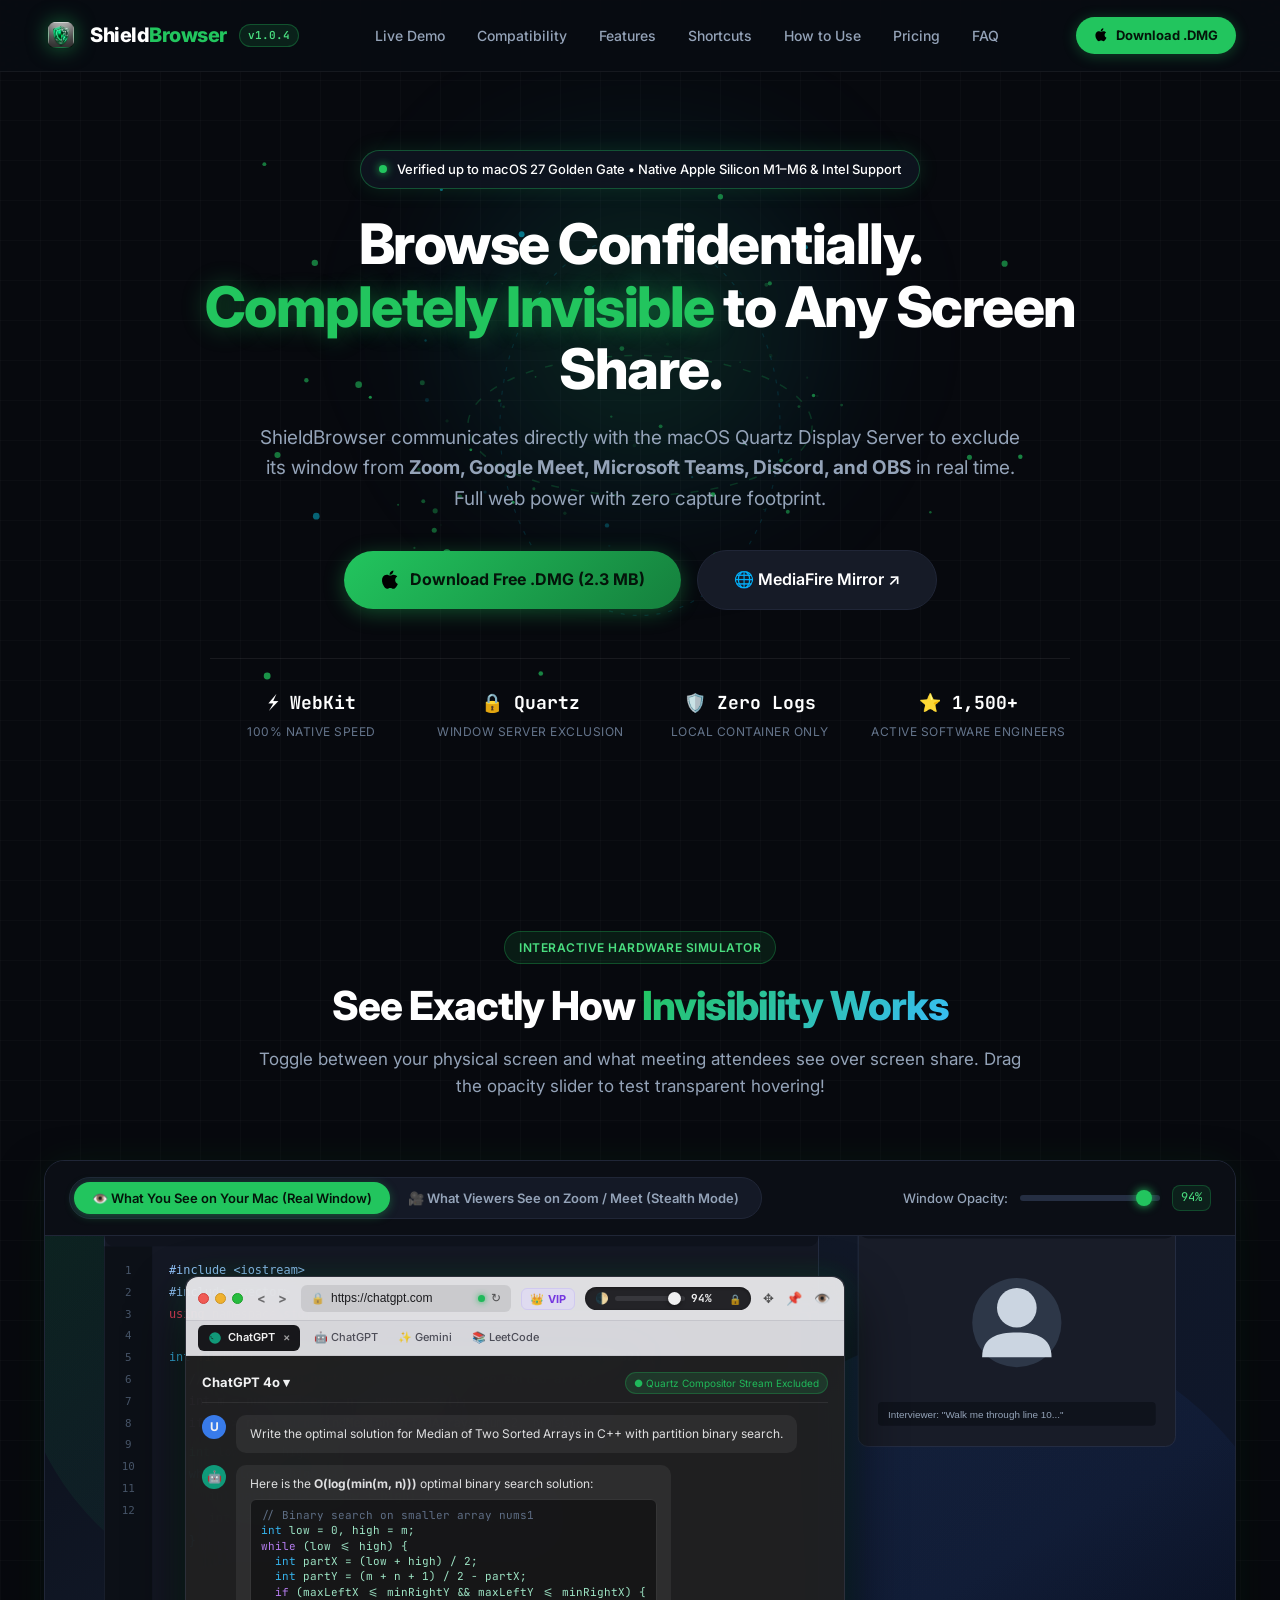
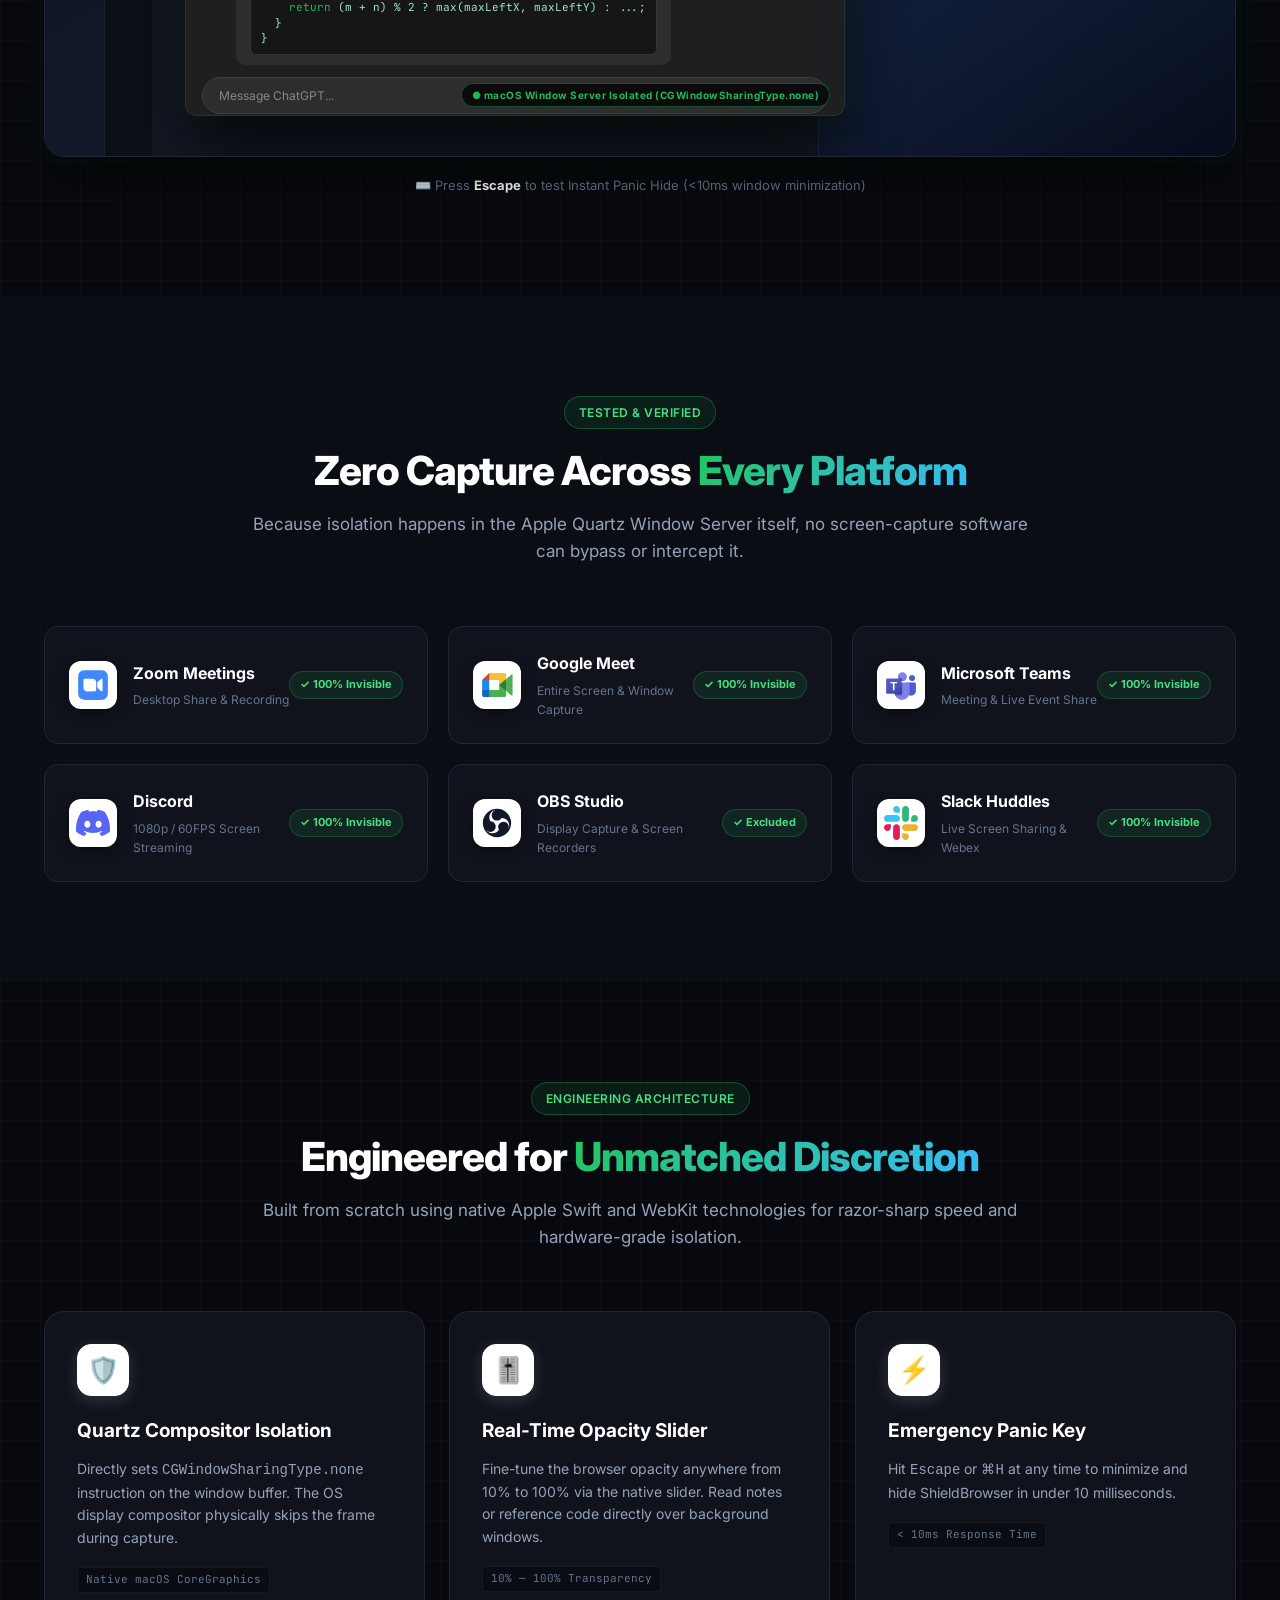
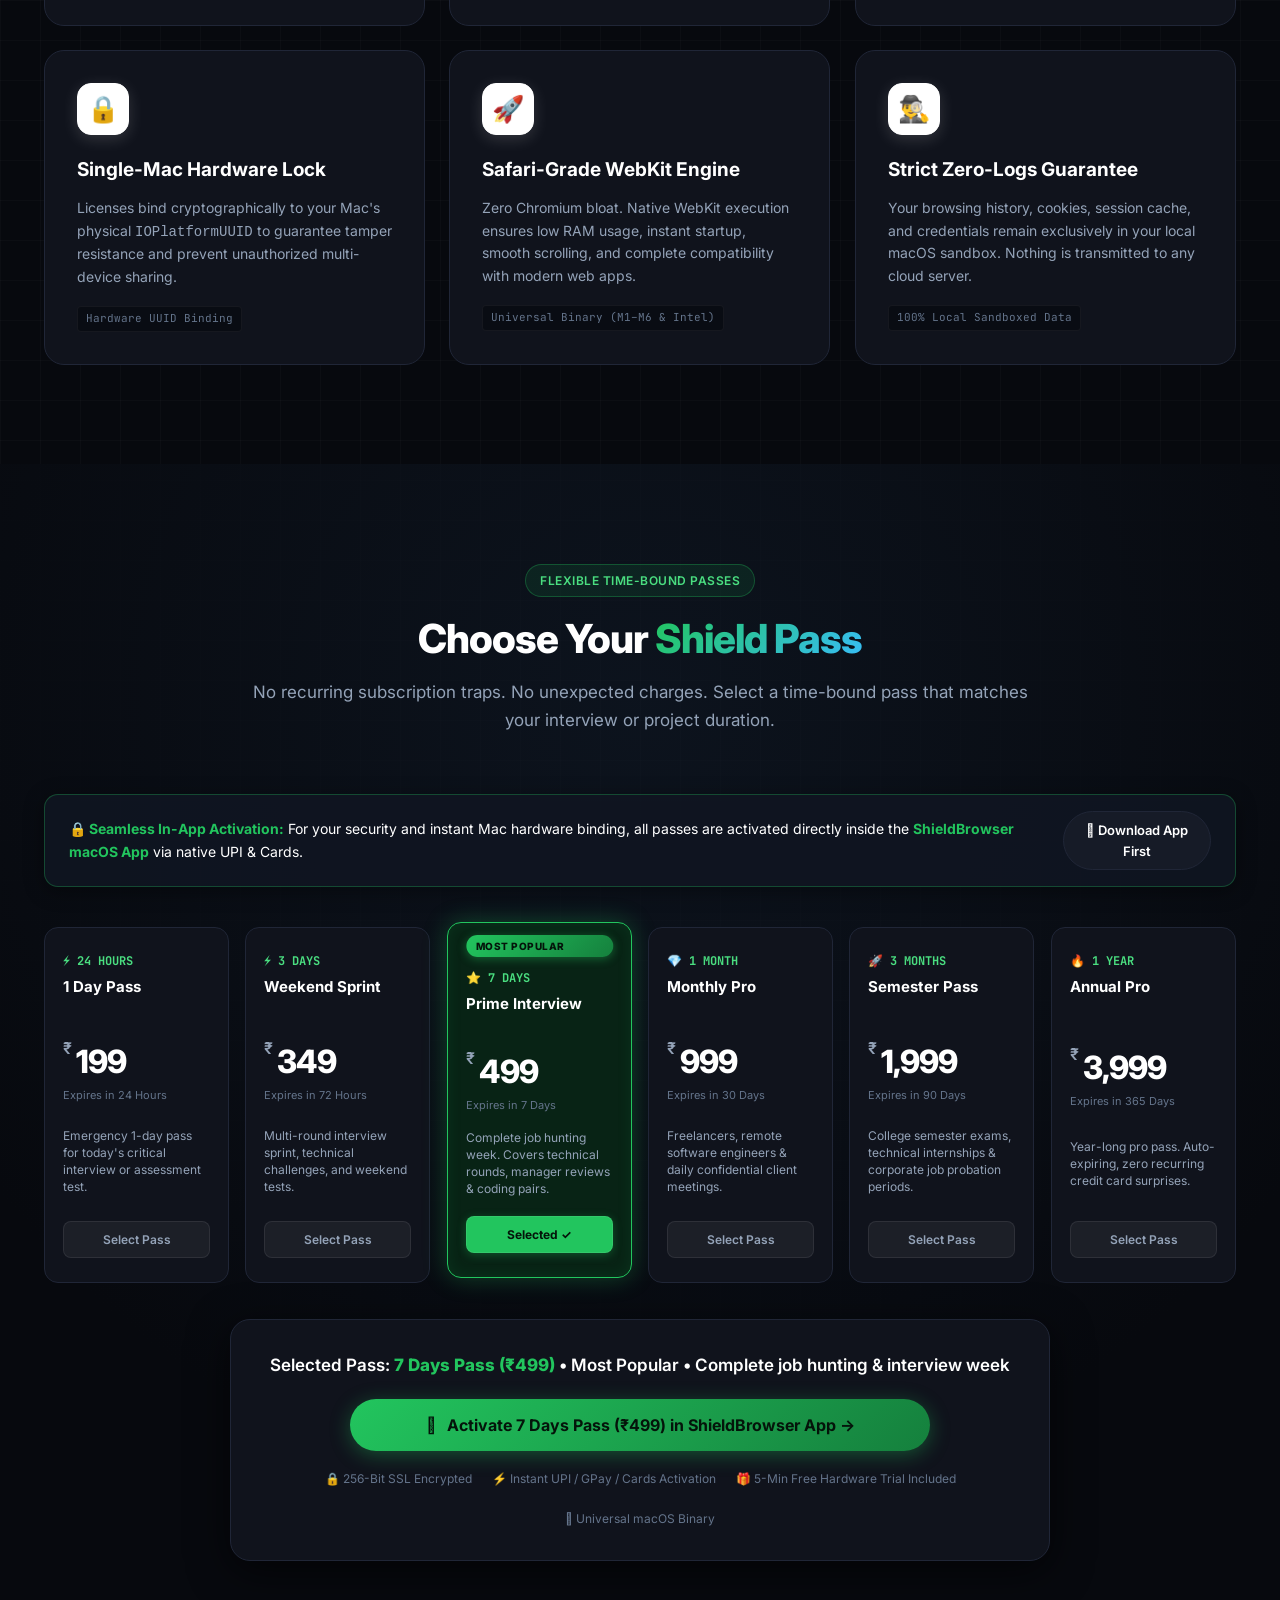
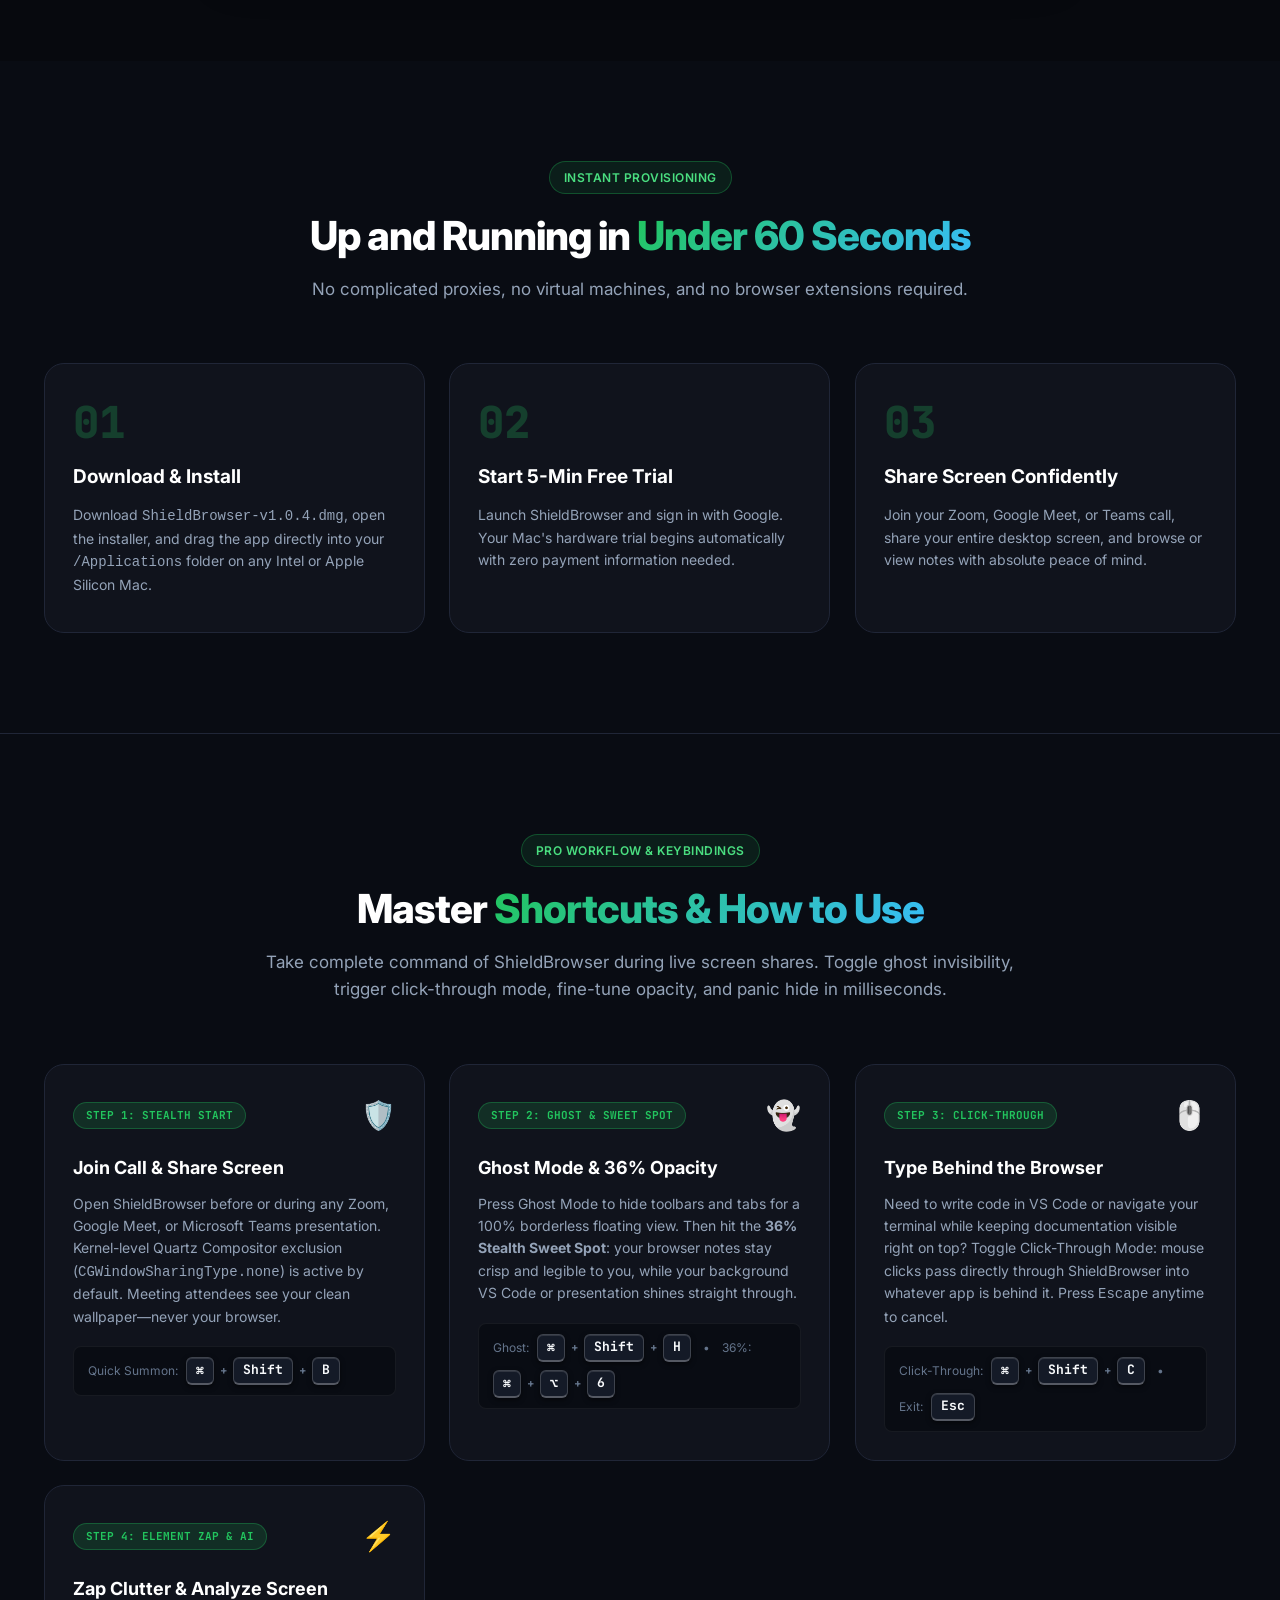
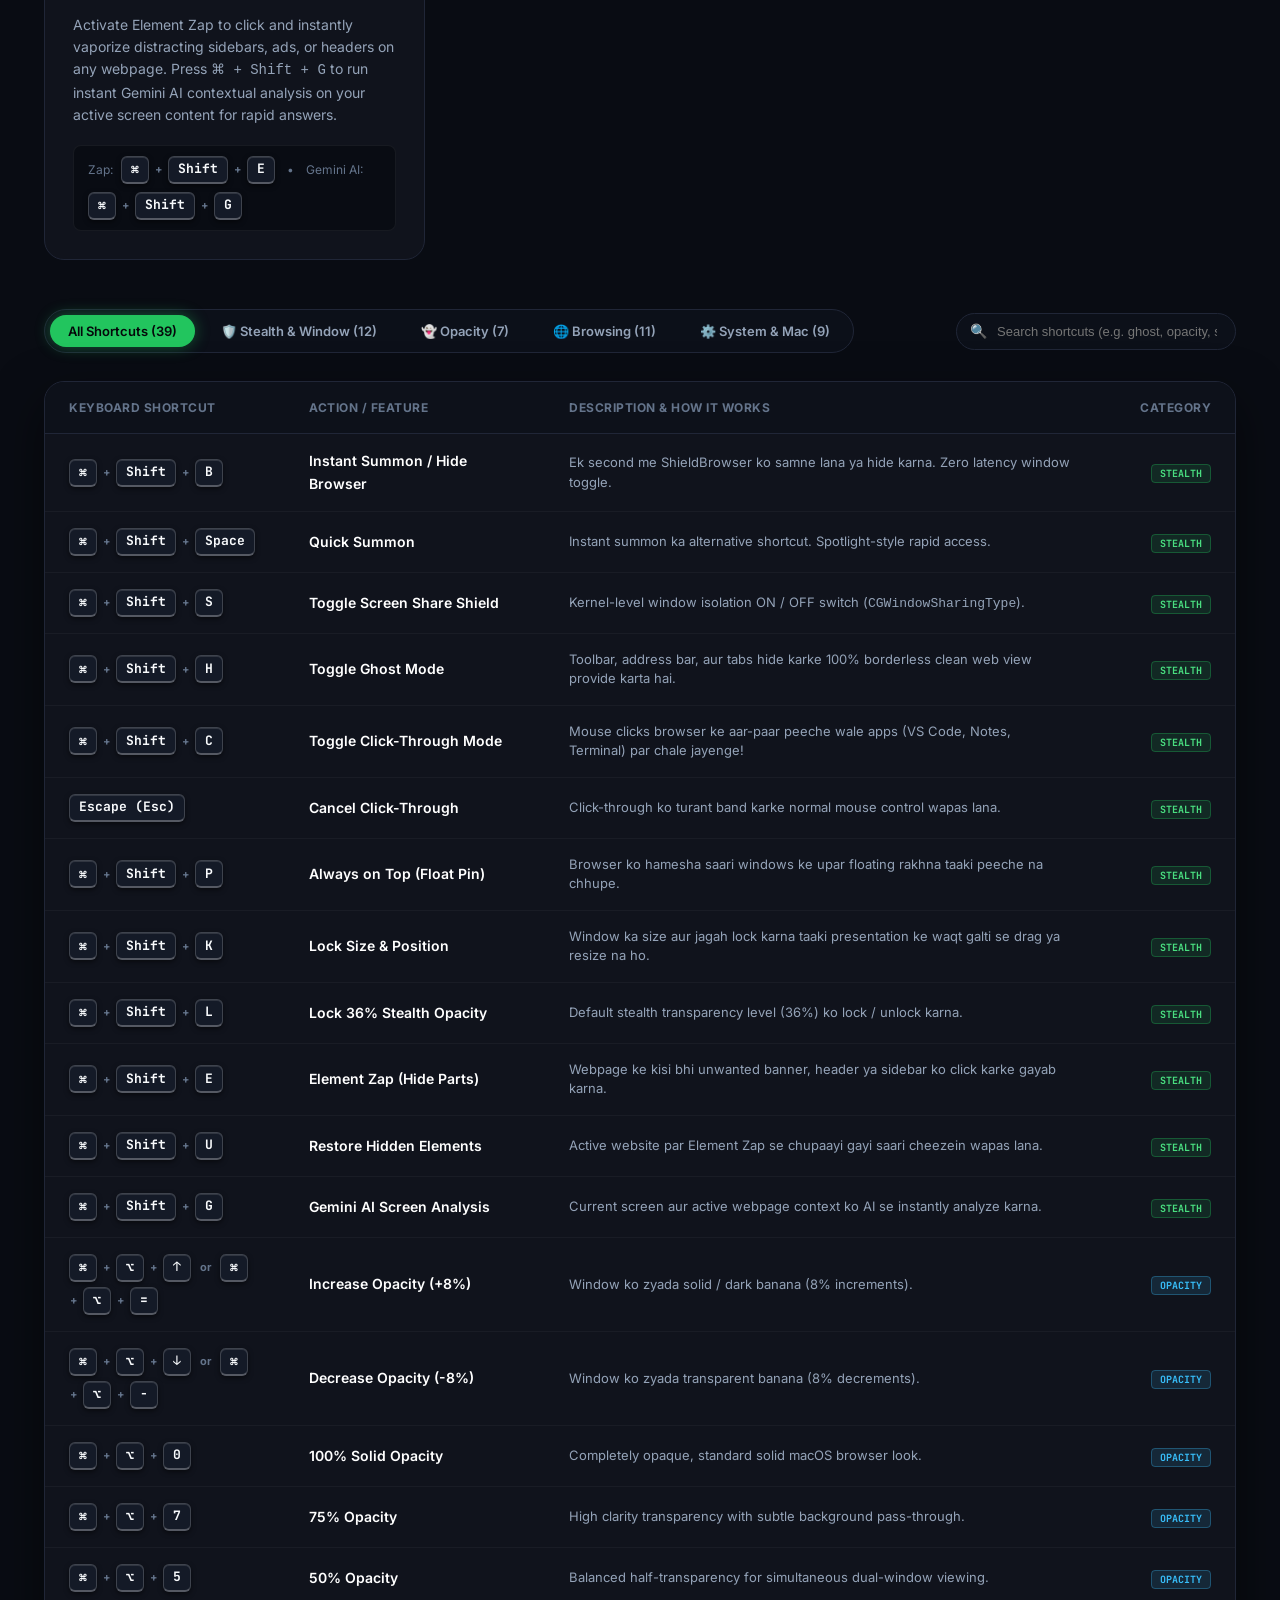
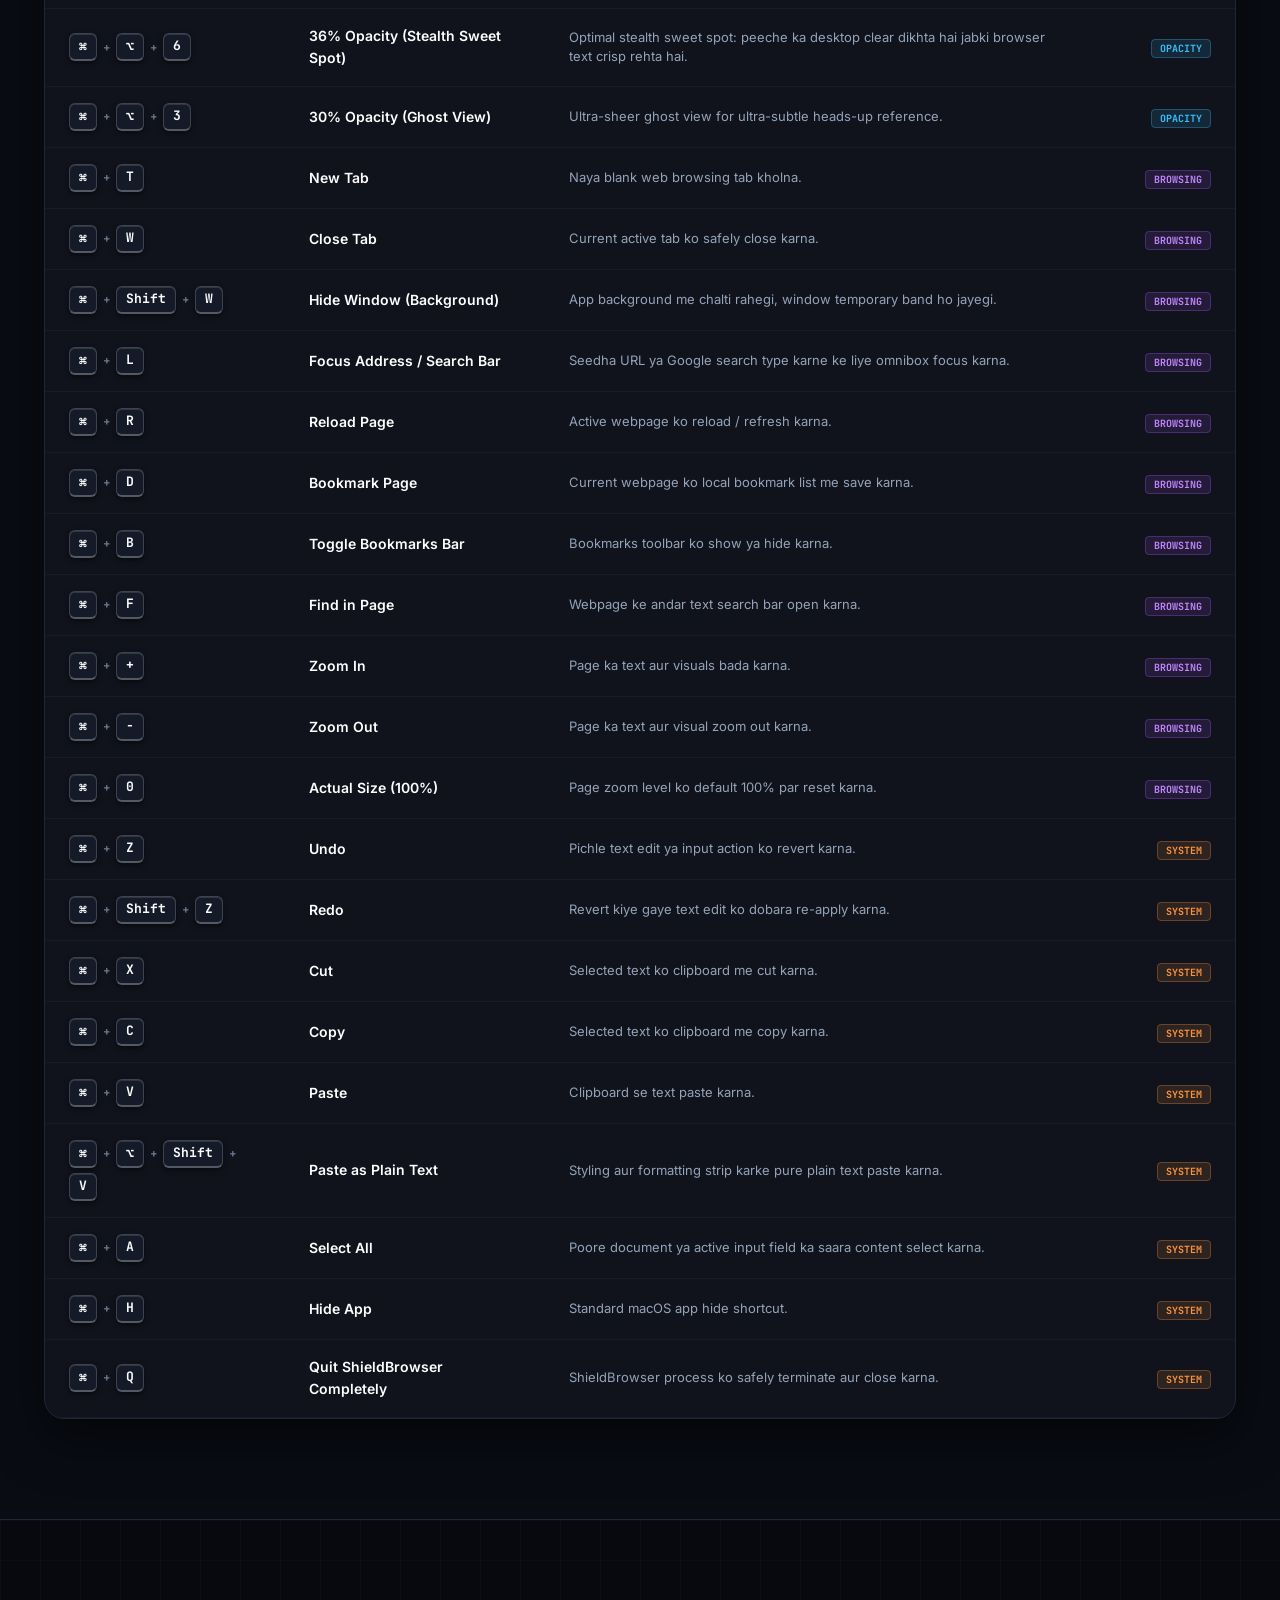
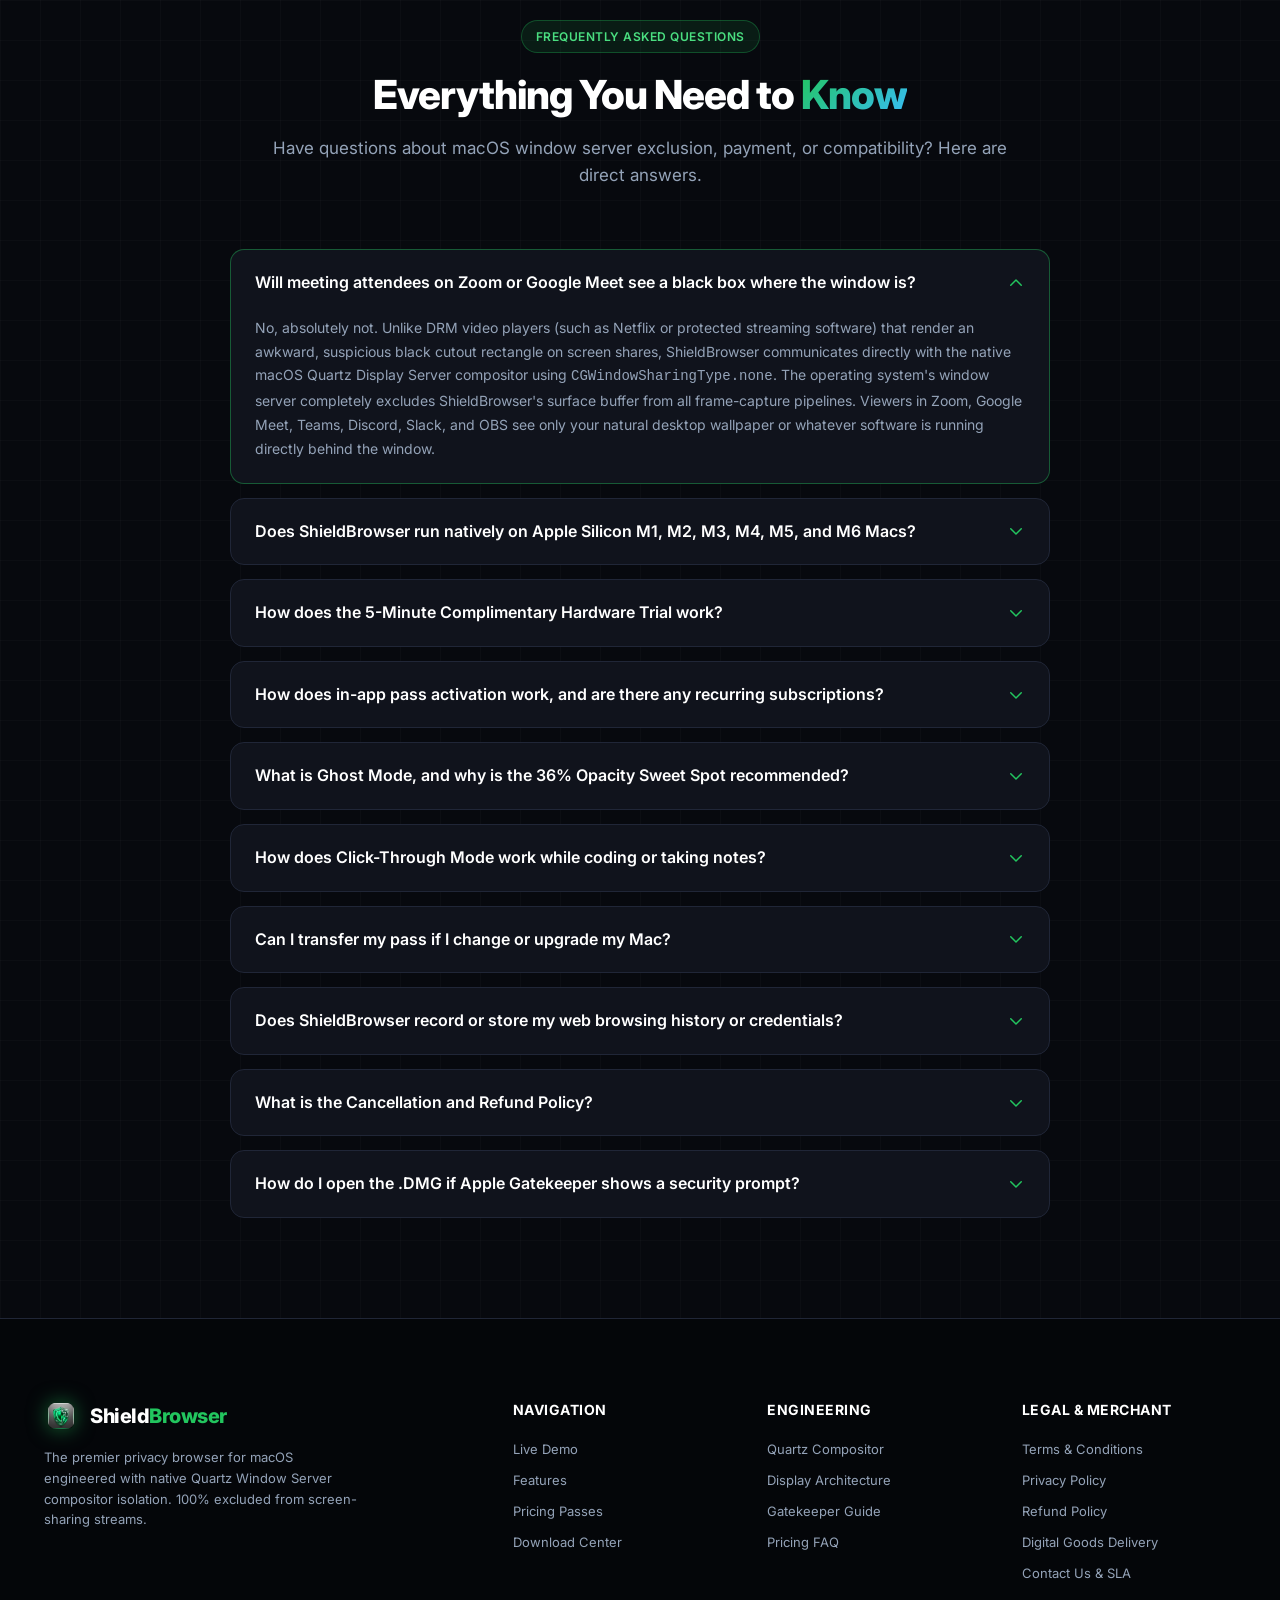
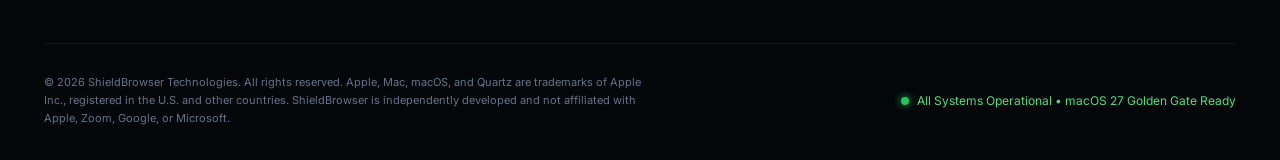
<file: index.html>
<!DOCTYPE html>
<html lang="en">
<head>
  <meta charset="UTF-8">
  <meta name="viewport" content="width=device-width, initial-scale=1.0">
  
  <!-- Primary SEO Meta Tags -->
  <title>ShieldBrowser — Completely Invisible to Any Screen Share on macOS</title>
  <meta name="title" content="ShieldBrowser — Completely Invisible to Any Screen Share on macOS">
  <meta name="description" content="ShieldBrowser utilizes native macOS Quartz Window Server isolation to exclude your browser window from Zoom, Google Meet, Teams, Discord, and OBS in real time. 5-min free trial included.">
  <meta name="keywords" content="invisible browser, screen share privacy mac, hide window zoom, stealth browser macos, online interview browser, private mac browser, bypass screen recording, quartz window server">
  <meta name="robots" content="index, follow, max-snippet:-1, max-image-preview:large, max-video-preview:-1">
  <meta name="google-site-verification" content="google1e0813317e5137e4">
  <link rel="canonical" href="https://shield-browser.vercel.app/">

  <!-- Open Graph / Facebook -->
  <meta property="og:type" content="website">
  <meta property="og:url" content="https://shield-browser.vercel.app/">
  <meta property="og:title" content="ShieldBrowser — Completely Invisible to Any Screen Share on macOS">
  <meta property="og:description" content="Native macOS browser engineered with kernel-level window sharing exclusion. 100% invisible to Zoom, Meet, Teams, Discord, and OBS.">
  <meta property="og:image" content="assets/images/og-preview.svg">

  <!-- Twitter Card -->
  <meta property="twitter:card" content="summary_large_image">
  <meta property="twitter:url" content="https://shield-browser.vercel.app/">
  <meta property="twitter:title" content="ShieldBrowser — Invisible Screen-Sharing Browser for Mac">
  <meta property="twitter:description" content="Browse confidentially during live screen shares. Native Apple Silicon & Intel support.">
  <meta property="twitter:image" content="assets/images/og-preview.svg">

  <!-- Favicons & Apple Touch Icons -->
  <link rel="icon" type="image/png" href="assets/icons/favicon.png">
  <link rel="apple-touch-icon" href="assets/icons/app-icon.png">
  <meta name="theme-color" content="#07090e">

  <!-- Stylesheets -->
  <link rel="stylesheet" href="css/style.css">
  <link rel="stylesheet" href="css/animations.css">
  <link rel="stylesheet" href="css/responsive.css">

  <!-- JSON-LD Structured Data Schema -->
  <script type="application/ld+json">
  {
    "@context": "https://schema.org",
    "@graph": [
      {
        "@type": "SoftwareApplication",
        "name": "ShieldBrowser for macOS",
        "operatingSystem": "macOS 12.0 to 27.0+ Golden Gate (Universal: Apple Silicon M1, M2, M3, M4, M5, M6 & Intel Core)",
        "applicationCategory": "BrowserApplication",
        "offers": {
          "@type": "AggregateOffer",
          "priceCurrency": "INR",
          "lowPrice": "199",
          "highPrice": "3999",
          "offerCount": "6"
        },
        "description": "Native macOS privacy browser engineered with Quartz Window Server compositor isolation to exclude the browser window from Zoom, Google Meet, Teams, Discord, and screen capture in real time.",
        "softwareVersion": "1.0.4",
        "downloadUrl": "https://shield-browser.vercel.app/download"
      },
      {
        "@type": "FAQPage",
        "mainEntity": [
          {
            "@type": "Question",
            "name": "Will meeting attendees on Zoom or Google Meet see a black rectangle where the browser is?",
            "acceptedAnswer": {
              "@type": "Answer",
              "text": "No. ShieldBrowser utilizes macOS native CGWindowSharingType.none compositor instructions. The Window Server completely skips rendering the window into capture streams. Viewers see your normal desktop wallpaper or whichever applications are running behind ShieldBrowser."
            }
          },
          {
            "@type": "Question",
            "name": "Does ShieldBrowser support Apple Silicon M1, M2, M3, M4, M5, and M6 Macs?",
            "acceptedAnswer": {
              "@type": "Answer",
              "text": "Yes. ShieldBrowser is compiled as a native Universal macOS binary (arm64 + x86_64), running with maximum Safari-grade speed and zero emulation on Apple Silicon (M1, M2, M3, M4, M5, M6, including Pro, Max, and Ultra variants) as well as Intel-based Macs."
            }
          },
          {
            "@type": "Question",
            "name": "Can I try ShieldBrowser for free before purchasing a pass?",
            "acceptedAnswer": {
              "@type": "Answer",
              "text": "Yes! Every Mac computer receives a complimentary 5-minute hardware trial upon initial download so you can test the invisibility on a live screen share before activating a pass."
            }
          },
          {
            "@type": "Question",
            "name": "Where and how do I purchase a pass?",
            "acceptedAnswer": {
              "@type": "Answer",
              "text": "All pass activations occur securely inside the ShieldBrowser macOS application. After opening the app, you can select any of our 6 time-bound passes and pay via native UPI or Cards with instant hardware binding."
            }
          }
        ]
      }
    ]
  }
  </script>
</head>
<body class="cyber-grid">

  <!-- Fixed Glassmorphic Navigation -->
  <header class="site-header">
    <div class="container nav-container">
      <a href="index.html" class="brand-logo" aria-label="ShieldBrowser Home">
        <img src="assets/icons/app-icon.png" alt="ShieldBrowser Logo" class="brand-logo-img">
        <span class="brand-name">Shield<span>Browser</span></span>
        <span class="version-pill">v1.0.4</span>
      </a>

      <nav aria-label="Primary Navigation">
        <ul class="nav-links">
          <li><a href="#demo" class="nav-link">Live Demo</a></li>
          <li><a href="#compatibility" class="nav-link">Compatibility</a></li>
          <li><a href="#features" class="nav-link">Features</a></li>
          <li><a href="#shortcuts" class="nav-link">Shortcuts</a></li>
          <li><a href="#how-it-works" class="nav-link">How to Use</a></li>
          <li><a href="#pricing" class="nav-link">Pricing</a></li>
          <li><a href="#faq" class="nav-link">FAQ</a></li>
        </ul>
      </nav>

      <div class="nav-actions">
        <a href="downloads/ShieldBrowser-v1.0.4.dmg" class="nav-download-btn btn-shimmer" download>
          <img src="assets/icons/apple-icon.svg" alt="Apple" style="width: 14px; height: 14px; fill: currentColor;">
          <span>Download .DMG</span>
        </a>
        <button class="mobile-menu-toggle" id="mobile-menu-toggle" aria-label="Toggle Navigation Menu">
          <span></span>
          <span></span>
          <span></span>
        </button>
      </div>
    </div>
  </header>

  <!-- Mobile Drawer -->
  <div class="mobile-drawer" id="mobile-drawer">
    <a href="#demo" class="nav-link">Live Demo</a>
    <a href="#compatibility" class="nav-link">Compatibility</a>
    <a href="#features" class="nav-link">Features</a>
    <a href="#shortcuts" class="nav-link">Keyboard Shortcuts</a>
    <a href="#how-it-works" class="nav-link">How to Use</a>
    <a href="#pricing" class="nav-link">Pricing Passes</a>
    <a href="#faq" class="nav-link">Frequently Asked Questions</a>
    <a href="download.html" class="nav-link">Download Center</a>
    <a href="downloads/ShieldBrowser-v1.0.4.dmg" class="btn btn-primary" download style="margin-top: 10px;">
      <span> Download ShieldBrowser-v1.0.4.dmg</span>
    </a>
  </div>

  <main>
    <!-- Hero Section -->
    <section class="hero-section" id="hero">
      <canvas id="hero-3d-canvas" class="hero-bg-canvas"></canvas>
      <div class="hero-glow"></div>

      <div class="container hero-content">
        <div class="hero-announcement">
          <span class="status-dot"></span>
          <span>Verified up to macOS 27 Golden Gate • Native Apple Silicon M1–M6 &amp; Intel Support</span>
        </div>

        <h1 class="hero-title">
          Browse Confidentially.<br>
          <span class="glow-green">Completely Invisible</span> to Any Screen Share.
        </h1>

        <p class="hero-subtitle">
          ShieldBrowser communicates directly with the macOS Quartz Display Server to exclude its window from 
          <strong>Zoom, Google Meet, Microsoft Teams, Discord, and OBS</strong> in real time. Full web power with zero capture footprint.
        </p>

        <div class="hero-actions">
          <a href="downloads/ShieldBrowser-v1.0.4.dmg" class="btn btn-primary btn-lg btn-shimmer" download id="hero-cta-download">
            <img src="assets/icons/apple-icon.svg" alt="Apple" class="btn-icon" style="filter: brightness(0);">
            <span>Download Free .DMG (2.3 MB)</span>
          </a>
          <a href="https://www.mediafire.com/file/0jfihittclvhhkl/ShieldBrowser-v1.0.4.dmg/file" target="_blank" rel="noopener noreferrer" class="btn btn-secondary btn-lg">
            <span>🌐 MediaFire Mirror ↗</span>
          </a>
        </div>

        <div class="metric-strip">
          <div class="metric-item">
            <span class="metric-val">⚡ WebKit</span>
            <span class="metric-label">100% Native Speed</span>
          </div>
          <div class="metric-item">
            <span class="metric-val">🔒 Quartz</span>
            <span class="metric-label">Window Server Exclusion</span>
          </div>
          <div class="metric-item">
            <span class="metric-val">🛡️ Zero Logs</span>
            <span class="metric-label">Local Container Only</span>
          </div>
          <div class="metric-item">
            <span class="metric-val">⭐ 1,500+</span>
            <span class="metric-label">Active Software Engineers</span>
          </div>
        </div>
      </div>
    </section>

    <!-- Interactive Screen-Share Simulator -->
    <section class="section" id="demo">
      <div class="container">
        <div class="section-header">
          <div class="section-tag">Interactive Hardware Simulator</div>
          <h2 class="section-title">See Exactly How <span class="highlight">Invisibility Works</span></h2>
          <p class="section-subtitle">
            Toggle between your physical screen and what meeting attendees see over screen share. Drag the opacity slider to test transparent hovering!
          </p>
        </div>

        <div class="simulator-wrapper tilt-card">
          <!-- Toolbar Controls -->
          <div class="simulator-toolbar">
            <div class="simulator-mode-tabs">
              <button class="sim-tab-btn active" id="sim-tab-user">
                <span>👁️ What You See on Your Mac (Real Window)</span>
              </button>
              <button class="sim-tab-btn" id="sim-tab-viewer">
                <span>🎥 What Viewers See on Zoom / Meet (Stealth Mode)</span>
              </button>
            </div>

            <div class="simulator-slider-group">
              <span class="slider-label">Window Opacity:</span>
              <input type="range" min="10" max="100" value="94" class="sim-slider" id="sim-opacity-slider" aria-label="Adjust Window Opacity">
              <span class="slider-value-badge" id="sim-opacity-val">94%</span>
            </div>
          </div>

          <!-- Simulator Stage -->
          <div class="simulator-stage">
            <img src="assets/images/mac-desktop.svg" alt="macOS Desktop with VS Code live coding interview" class="simulator-bg-img">

            <!-- Real ShieldBrowser App Window (Exact Native macOS UI) -->
            <div class="floating-browser-window" id="floating-browser-window">
              <!-- Native macOS Titlebar / Toolbar (Exact Match to App Screenshot) -->
              <div class="browser-header">
                <!-- Traffic Light Controls -->
                <div class="window-dots">
                  <span class="dot dot-red"></span>
                  <span class="dot dot-yellow"></span>
                  <span class="dot dot-green"></span>
                </div>

                <!-- Navigation Arrows -->
                <div class="browser-nav-arrows">
                  <span class="nav-arrow">&lt;</span>
                  <span class="nav-arrow">&gt;</span>
                </div>

                <!-- Omnibox / URL Pill -->
                <div class="browser-address-bar">
                  <span class="omnibox-lock">🔒</span>
                  <span class="omnibox-url">https://chatgpt.com</span>
                  <span class="omnibox-dot"></span>
                  <span class="omnibox-reload">↻</span>
                </div>

                <!-- Crown VIP Badge Pill (Clickable -> Opens Real In-App Popover) -->
                <button class="browser-vip-pill" id="browser-vip-pill" title="Click to view in-app VIP account popover">
                  <span class="vip-crown">👑</span>
                  <span class="vip-text">VIP</span>
                </button>

                <!-- Real-Time Native Opacity Slider Capsule (Exact from Real App Screenshot) -->
                <div class="browser-native-slider-capsule">
                  <span class="capsule-icon">🌓</span>
                  <input type="range" min="10" max="100" value="94" class="capsule-slider" id="capsule-opacity-slider" aria-label="Adjust Opacity Inside App">
                  <span class="capsule-pct" id="capsule-opacity-pct">94%</span>
                  <span class="capsule-lock">🔒</span>
                </div>

                <!-- Action Toolbar Icons -->
                <div class="browser-toolbar-actions">
                  <span class="tb-action" title="Drag / Position">✥</span>
                  <span class="tb-action" title="Always on Top">📌</span>
                  <span class="tb-action" title="Quartz Invisibility Active">👁️</span>
                </div>
              </div>

              <!-- In-App Account VIP Popover (Exact Match to Screenshot media_1788749892610.jpg) -->
              <div class="app-vip-popover" id="app-vip-popover">
                <div class="popover-arrow"></div>
                <div class="popover-user-row">
                  <div class="popover-avatar">👤</div>
                  <div>
                    <div class="popover-email">foritgamer@gmail.com</div>
                    <div class="popover-status">👑 Active Pass • 7 Days Unlocked</div>
                  </div>
                </div>
                <div class="popover-section-label">EXTEND / CHOOSE PLAN (IN-APP NATIVE):</div>
                <div class="popover-plan-row">
                  <span>⚡ 24 Hours Pass</span>
                  <span class="plan-price-tag">₹199</span>
                </div>
                <div class="popover-plan-row active">
                  <span>⭐ 7 Days (Popular)</span>
                  <span class="plan-price-tag">₹499</span>
                </div>
                <div class="popover-plan-row">
                  <span>💎 1 Month VIP</span>
                  <span class="plan-price-tag">₹999</span>
                </div>
                <div class="popover-footer">
                  <button class="popover-signout-btn" onclick="document.getElementById('app-vip-popover').classList.toggle('open');">Close Popover</button>
                  <span class="popover-hw-id">IOPlatformUUID Bound ✓</span>
                </div>
              </div>

              <!-- Native Bookmarks / Tabs Bar (Exact Match from Screenshot) -->
              <div class="browser-bookmarks-bar">
                <div class="browser-tab active">
                  <svg viewBox="0 0 24 24" width="14" height="14" fill="currentColor" style="color: #10a37f; margin-right: 6px;"><path d="M12 2a10 10 0 1010 10A10 10 0 0012 2zm1 14.93V15a1 1 0 01-2 0v-.07A8 8 0 014.07 9H5a1 1 0 010 2h-.07A8 8 0 0111 16.93z"/></svg>
                  <span>ChatGPT</span>
                  <span class="tab-close">×</span>
                </div>
                <div class="browser-bookmark">
                  <span>🤖 ChatGPT</span>
                </div>
                <div class="browser-bookmark">
                  <span>✨ Gemini</span>
                </div>
                <div class="browser-bookmark">
                  <span>📚 LeetCode</span>
                </div>
              </div>

              <!-- Browser Web Content Body (Real ChatGPT Web Interface) -->
              <div class="browser-body">
                <div class="chatgpt-header-row">
                  <span class="chatgpt-model-badge">ChatGPT 4o ▾</span>
                  <span class="chatgpt-stealth-pill">● Quartz Compositor Stream Excluded</span>
                </div>

                <!-- Chat User Message -->
                <div class="chat-msg chat-msg-user">
                  <div class="msg-avatar user-av">U</div>
                  <div class="msg-bubble">
                    Write the optimal solution for Median of Two Sorted Arrays in C++ with partition binary search.
                  </div>
                </div>

                <!-- Chat Assistant Message -->
                <div class="chat-msg chat-msg-assistant">
                  <div class="msg-avatar gpt-av">🤖</div>
                  <div class="msg-bubble">
                    <p style="margin-bottom: 6px;">Here is the <strong>O(log(min(m, n)))</strong> optimal binary search solution:</p>
                    <div class="code-snippet-box">
                      <span style="color: #64748b;">// Binary search on smaller array nums1</span><br>
                      <span style="color: #38bdf8;">int</span> low = 0, high = m;<br>
                      <span style="color: #c084fc;">while</span> (low &lt;= high) {<br>
                      &nbsp;&nbsp;<span style="color: #38bdf8;">int</span> partX = (low + high) / 2;<br>
                      &nbsp;&nbsp;<span style="color: #38bdf8;">int</span> partY = (m + n + 1) / 2 - partX;<br>
                      &nbsp;&nbsp;<span style="color: #c084fc;">if</span> (maxLeftX &lt;= minRightY &amp;&amp; maxLeftY &lt;= minRightX) {<br>
                      &nbsp;&nbsp;&nbsp;&nbsp;<span style="color: #22c55e;">return</span> (m + n) % 2 ? max(maxLeftX, maxLeftY) : ...;<br>
                      &nbsp;&nbsp;}<br>
                      }
                    </div>
                  </div>
                </div>

                <!-- Chat Input Mockup -->
                <div class="chat-input-bar">
                  <span>Message ChatGPT...</span>
                  <span style="font-size: 10px; color: var(--text-muted);">⌘K</span>
                </div>
              </div>

              <div class="stealth-status-watermark">
                ● macOS Window Server Isolated (CGWindowSharingType.none)
              </div>
            </div>

            <!-- Notice when viewer mode is active -->
            <div class="viewer-stealth-notice" id="viewer-stealth-notice">
              <span class="badge">ZOOM / GOOGLE MEET LIVE FEED</span>
              <span>ShieldBrowser is 100% physically excluded by macOS Quartz Window Server. Meeting attendees only see your VS Code editor and desktop wallpaper.</span>
            </div>
          </div>
        </div>

        <div style="text-align: center; margin-top: 18px; font-size: 13px; color: var(--text-muted);" id="panic-key-hint">
          ⌨️ Press <strong style="color: #ffffff;">Escape</strong> to test Instant Panic Hide (&lt;10ms window minimization)
        </div>
      </div>
    </section>

    <!-- Compatibility Matrix -->
    <section class="section" id="compatibility" style="background: rgba(16, 20, 30, 0.4);">
      <div class="container">
        <div class="section-header">
          <div class="section-tag">Tested &amp; Verified</div>
          <h2 class="section-title">Zero Capture Across <span class="highlight">Every Platform</span></h2>
          <p class="section-subtitle">
            Because isolation happens in the Apple Quartz Window Server itself, no screen-capture software can bypass or intercept it.
          </p>
        </div>

        <div class="compat-grid">
          <div class="compat-card tilt-card">
            <div class="compat-info">
              <img src="assets/icons/zoom-icon.svg" alt="Zoom Meetings" class="compat-icon">
              <div>
                <h3 class="compat-name">Zoom Meetings</h3>
                <p class="compat-note">Desktop Share &amp; Recording</p>
              </div>
            </div>
            <span class="compat-badge">✓ 100% Invisible</span>
          </div>

          <div class="compat-card tilt-card">
            <div class="compat-info">
              <img src="assets/icons/meet-icon.svg" alt="Google Meet" class="compat-icon">
              <div>
                <h3 class="compat-name">Google Meet</h3>
                <p class="compat-note">Entire Screen &amp; Window Capture</p>
              </div>
            </div>
            <span class="compat-badge">✓ 100% Invisible</span>
          </div>

          <div class="compat-card tilt-card">
            <div class="compat-info">
              <img src="assets/icons/teams-icon.svg" alt="Microsoft Teams" class="compat-icon">
              <div>
                <h3 class="compat-name">Microsoft Teams</h3>
                <p class="compat-note">Meeting &amp; Live Event Share</p>
              </div>
            </div>
            <span class="compat-badge">✓ 100% Invisible</span>
          </div>

          <div class="compat-card tilt-card">
            <div class="compat-info">
              <img src="assets/icons/discord-icon.svg" alt="Discord Screen Share" class="compat-icon">
              <div>
                <h3 class="compat-name">Discord</h3>
                <p class="compat-note">1080p / 60FPS Screen Streaming</p>
              </div>
            </div>
            <span class="compat-badge">✓ 100% Invisible</span>
          </div>

          <div class="compat-card tilt-card">
            <div class="compat-info">
              <img src="assets/icons/obs-icon.svg" alt="OBS Studio" class="compat-icon">
              <div>
                <h3 class="compat-name">OBS Studio</h3>
                <p class="compat-note">Display Capture &amp; Screen Recorders</p>
              </div>
            </div>
            <span class="compat-badge">✓ Excluded</span>
          </div>

          <div class="compat-card tilt-card">
            <div class="compat-info">
              <img src="assets/icons/slack-icon.svg" alt="Slack Huddles" class="compat-icon">
              <div>
                <h3 class="compat-name">Slack Huddles</h3>
                <p class="compat-note">Live Screen Sharing &amp; Webex</p>
              </div>
            </div>
            <span class="compat-badge">✓ 100% Invisible</span>
          </div>
        </div>
      </div>
    </section>

    <!-- Core Engineering Features -->
    <section class="section" id="features">
      <div class="container">
        <div class="section-header">
          <div class="section-tag">Engineering Architecture</div>
          <h2 class="section-title">Engineered for <span class="highlight">Unmatched Discretion</span></h2>
          <p class="section-subtitle">
            Built from scratch using native Apple Swift and WebKit technologies for razor-sharp speed and hardware-grade isolation.
          </p>
        </div>

        <div class="features-grid">
          <div class="feature-card tilt-card">
            <div class="feature-icon-wrapper">🛡️</div>
            <h3 class="feature-title">Quartz Compositor Isolation</h3>
            <p class="feature-desc">
              Directly sets <code>CGWindowSharingType.none</code> instruction on the window buffer. The OS display compositor physically skips the frame during capture.
            </p>
            <span class="feature-tag">Native macOS CoreGraphics</span>
          </div>

          <div class="feature-card tilt-card">
            <div class="feature-icon-wrapper">🎚️</div>
            <h3 class="feature-title">Real-Time Opacity Slider</h3>
            <p class="feature-desc">
              Fine-tune the browser opacity anywhere from 10% to 100% via the native slider. Read notes or reference code directly over background windows.
            </p>
            <span class="feature-tag">10% — 100% Transparency</span>
          </div>

          <div class="feature-card tilt-card">
            <div class="feature-icon-wrapper">⚡</div>
            <h3 class="feature-title">Emergency Panic Key</h3>
            <p class="feature-desc">
              Hit <code>Escape</code> or <code>⌘H</code> at any time to minimize and hide ShieldBrowser in under 10 milliseconds.
            </p>
            <span class="feature-tag">&lt; 10ms Response Time</span>
          </div>

          <div class="feature-card tilt-card">
            <div class="feature-icon-wrapper">🔒</div>
            <h3 class="feature-title">Single-Mac Hardware Lock</h3>
            <p class="feature-desc">
              Licenses bind cryptographically to your Mac's physical <code>IOPlatformUUID</code> to guarantee tamper resistance and prevent unauthorized multi-device sharing.
            </p>
            <span class="feature-tag">Hardware UUID Binding</span>
          </div>

          <div class="feature-card tilt-card">
            <div class="feature-icon-wrapper">🚀</div>
            <h3 class="feature-title">Safari-Grade WebKit Engine</h3>
            <p class="feature-desc">
              Zero Chromium bloat. Native WebKit execution ensures low RAM usage, instant startup, smooth scrolling, and complete compatibility with modern web apps.
            </p>
            <span class="feature-tag">Universal Binary (M1–M6 &amp; Intel)</span>
          </div>

          <div class="feature-card tilt-card">
            <div class="feature-icon-wrapper">🕵️‍♂️</div>
            <h3 class="feature-title">Strict Zero-Logs Guarantee</h3>
            <p class="feature-desc">
              Your browsing history, cookies, session cache, and credentials remain exclusively in your local macOS sandbox. Nothing is transmitted to any cloud server.
            </p>
            <span class="feature-tag">100% Local Sandboxed Data</span>
          </div>
        </div>
      </div>
    </section>

    <!-- 6-Tier Pricing Section (In-App Payment Flow) -->
    <section class="section pricing-section" id="pricing">
      <div class="container">
        <div class="section-header">
          <div class="section-tag">Flexible Time-Bound Passes</div>
          <h2 class="section-title">Choose Your <span class="highlight">Shield Pass</span></h2>
          <p class="section-subtitle">
            No recurring subscription traps. No unexpected charges. Select a time-bound pass that matches your interview or project duration.
          </p>
        </div>

        <!-- In-App Payment Notice Banner -->
        <div class="pricing-banner-notice">
          <div class="pricing-notice-text">
            <strong>🔒 Seamless In-App Activation:</strong> For your security and instant Mac hardware binding, all passes are activated directly inside the <strong>ShieldBrowser macOS App</strong> via native UPI &amp; Cards.
          </div>
          <a href="downloads/ShieldBrowser-v1.0.4.dmg" class="btn btn-secondary btn-sm" download>
            <span> Download App First</span>
          </a>
        </div>

        <!-- 6 Pricing Cards Grid -->
        <div class="pricing-grid">
          <!-- 1. 24 Hours -->
          <div class="pricing-card" data-plan-id="plan-24hr">
            <div class="plan-header">
              <div class="plan-time-tag">⚡ 24 HOURS</div>
              <h3 class="plan-name">1 Day Pass</h3>
            </div>
            <div class="plan-price-box">
              <span class="plan-currency">₹</span>
              <span class="plan-amount">199</span>
              <span class="plan-duration">Expires in 24 Hours</span>
            </div>
            <p class="plan-description">Emergency 1-day pass for today's critical interview or assessment test.</p>
            <div class="plan-select-indicator">Select Pass</div>
          </div>

          <!-- 2. 3 Days Sprint -->
          <div class="pricing-card" data-plan-id="plan-3days">
            <div class="plan-header">
              <div class="plan-time-tag">⚡ 3 DAYS</div>
              <h3 class="plan-name">Weekend Sprint</h3>
            </div>
            <div class="plan-price-box">
              <span class="plan-currency">₹</span>
              <span class="plan-amount">349</span>
              <span class="plan-duration">Expires in 72 Hours</span>
            </div>
            <p class="plan-description">Multi-round interview sprint, technical challenges, and weekend tests.</p>
            <div class="plan-select-indicator">Select Pass</div>
          </div>

          <!-- 3. 7 Days Pass (Default Selected / Popular) -->
          <div class="pricing-card selected" data-plan-id="plan-7days">
            <div class="pricing-badge-popular">MOST POPULAR</div>
            <div class="plan-header">
              <div class="plan-time-tag">⭐ 7 DAYS</div>
              <h3 class="plan-name">Prime Interview</h3>
            </div>
            <div class="plan-price-box">
              <span class="plan-currency">₹</span>
              <span class="plan-amount">499</span>
              <span class="plan-duration">Expires in 7 Days</span>
            </div>
            <p class="plan-description">Complete job hunting week. Covers technical rounds, manager reviews &amp; coding pairs.</p>
            <div class="plan-select-indicator">Selected ✓</div>
          </div>

          <!-- 4. 1 Month Pro -->
          <div class="pricing-card" data-plan-id="plan-1month">
            <div class="plan-header">
              <div class="plan-time-tag">💎 1 MONTH</div>
              <h3 class="plan-name">Monthly Pro</h3>
            </div>
            <div class="plan-price-box">
              <span class="plan-currency">₹</span>
              <span class="plan-amount">999</span>
              <span class="plan-duration">Expires in 30 Days</span>
            </div>
            <p class="plan-description">Freelancers, remote software engineers &amp; daily confidential client meetings.</p>
            <div class="plan-select-indicator">Select Pass</div>
          </div>

          <!-- 5. 3 Months Semester -->
          <div class="pricing-card" data-plan-id="plan-3months">
            <div class="plan-header">
              <div class="plan-time-tag">🚀 3 MONTHS</div>
              <h3 class="plan-name">Semester Pass</h3>
            </div>
            <div class="plan-price-box">
              <span class="plan-currency">₹</span>
              <span class="plan-amount">1,999</span>
              <span class="plan-duration">Expires in 90 Days</span>
            </div>
            <p class="plan-description">College semester exams, technical internships &amp; corporate job probation periods.</p>
            <div class="plan-select-indicator">Select Pass</div>
          </div>

          <!-- 6. 1 Year Pass -->
          <div class="pricing-card" data-plan-id="plan-1year">
            <div class="plan-header">
              <div class="plan-time-tag">🔥 1 YEAR</div>
              <h3 class="plan-name">Annual Pro</h3>
            </div>
            <div class="plan-price-box">
              <span class="plan-currency">₹</span>
              <span class="plan-amount">3,999</span>
              <span class="plan-duration">Expires in 365 Days</span>
            </div>
            <p class="plan-description">Year-long pro pass. Auto-expiring, zero recurring credit card surprises.</p>
            <div class="plan-select-indicator">Select Pass</div>
          </div>
        </div>

        <!-- Pricing Action Wrapper -->
        <div class="pricing-action-wrapper">
          <div class="selected-plan-summary" id="selected-plan-summary-text">
            Selected Pass: <span class="plan-glow">7 Days Pass (₹499)</span> • Most Popular • Complete job hunting &amp; interview week
          </div>

          <button class="btn btn-primary pricing-cta-btn btn-shimmer" id="btn-proceed-in-app">
            <span></span>
            <span>Activate 7 Days Pass (₹499) in ShieldBrowser App →</span>
          </button>

          <div class="pricing-guarantee-strip">
            <span>🔒 256-Bit SSL Encrypted</span>
            <span>⚡ Instant UPI / GPay / Cards Activation</span>
            <span>🎁 5-Min Free Hardware Trial Included</span>
            <span> Universal macOS Binary</span>
          </div>
        </div>
      </div>
    </section>

    <!-- 3-Step Setup Guide -->
    <section class="section" id="how-it-works" style="background: #090c13;">
      <div class="container">
        <div class="section-header">
          <div class="section-tag">Instant Provisioning</div>
          <h2 class="section-title">Up and Running in <span class="highlight">Under 60 Seconds</span></h2>
          <p class="section-subtitle">
            No complicated proxies, no virtual machines, and no browser extensions required.
          </p>
        </div>

        <div class="steps-grid">
          <div class="step-card tilt-card">
            <div class="step-number">01</div>
            <h3 class="step-title">Download &amp; Install</h3>
            <p class="step-desc">
              Download <code>ShieldBrowser-v1.0.4.dmg</code>, open the installer, and drag the app directly into your <code>/Applications</code> folder on any Intel or Apple Silicon Mac.
            </p>
          </div>

          <div class="step-card tilt-card">
            <div class="step-number">02</div>
            <h3 class="step-title">Start 5-Min Free Trial</h3>
            <p class="step-desc">
              Launch ShieldBrowser and sign in with Google. Your Mac's hardware trial begins automatically with zero payment information needed.
            </p>
          </div>

          <div class="step-card tilt-card">
            <div class="step-number">03</div>
            <h3 class="step-title">Share Screen Confidently</h3>
            <p class="step-desc">
              Join your Zoom, Google Meet, or Teams call, share your entire desktop screen, and browse or view notes with absolute peace of mind.
            </p>
          </div>
        </div>
      </div>
    </section>

    <!-- How to Use Tutorial & Keyboard Shortcuts Masterclass -->
    <section class="section shortcuts-section" id="shortcuts">
      <div class="container">
        <!-- Section Header -->
        <div class="section-header">
          <div class="section-tag">Pro Workflow &amp; Keybindings</div>
          <h2 class="section-title">Master <span class="highlight">Shortcuts &amp; How to Use</span></h2>
          <p class="section-subtitle">
            Take complete command of ShieldBrowser during live screen shares. Toggle ghost invisibility, trigger click-through mode, fine-tune opacity, and panic hide in milliseconds.
          </p>
        </div>

        <!-- 4-Phase How-To-Use Workflow Tutorial Cards -->
        <div class="tutorial-workflow-grid">
          <div class="tutorial-card tilt-card">
            <div class="tutorial-step-header">
              <span class="tutorial-step-tag">STEP 1: STEALTH START</span>
              <span class="tutorial-step-icon">🛡️</span>
            </div>
            <h3>Join Call &amp; Share Screen</h3>
            <p>
              Open ShieldBrowser before or during any Zoom, Google Meet, or Microsoft Teams presentation. Kernel-level Quartz Compositor exclusion (<code>CGWindowSharingType.none</code>) is active by default. Meeting attendees see your clean wallpaper—never your browser.
            </p>
            <div class="tutorial-key-hint">
              <span>Quick Summon:</span>
              <span class="kbd-combo"><span class="kbd-key">⌘</span><span class="kbd-plus">+</span><span class="kbd-key">Shift</span><span class="kbd-plus">+</span><span class="kbd-key">B</span></span>
            </div>
          </div>

          <div class="tutorial-card tilt-card">
            <div class="tutorial-step-header">
              <span class="tutorial-step-tag">STEP 2: GHOST &amp; SWEET SPOT</span>
              <span class="tutorial-step-icon">👻</span>
            </div>
            <h3>Ghost Mode &amp; 36% Opacity</h3>
            <p>
              Press Ghost Mode to hide toolbars and tabs for a 100% borderless floating view. Then hit the <strong>36% Stealth Sweet Spot</strong>: your browser notes stay crisp and legible to you, while your background VS Code or presentation shines straight through.
            </p>
            <div class="tutorial-key-hint">
              <span>Ghost:</span>
              <span class="kbd-combo"><span class="kbd-key">⌘</span><span class="kbd-plus">+</span><span class="kbd-key">Shift</span><span class="kbd-plus">+</span><span class="kbd-key">H</span></span>
              <span style="margin: 0 4px;">•</span>
              <span>36%:</span>
              <span class="kbd-combo"><span class="kbd-key">⌘</span><span class="kbd-plus">+</span><span class="kbd-key">⌥</span><span class="kbd-plus">+</span><span class="kbd-key">6</span></span>
            </div>
          </div>

          <div class="tutorial-card tilt-card">
            <div class="tutorial-step-header">
              <span class="tutorial-step-tag">STEP 3: CLICK-THROUGH</span>
              <span class="tutorial-step-icon">🖱️</span>
            </div>
            <h3>Type Behind the Browser</h3>
            <p>
              Need to write code in VS Code or navigate your terminal while keeping documentation visible right on top? Toggle Click-Through Mode: mouse clicks pass directly through ShieldBrowser into whatever app is behind it. Press <code>Escape</code> anytime to cancel.
            </p>
            <div class="tutorial-key-hint">
              <span>Click-Through:</span>
              <span class="kbd-combo"><span class="kbd-key">⌘</span><span class="kbd-plus">+</span><span class="kbd-key">Shift</span><span class="kbd-plus">+</span><span class="kbd-key">C</span></span>
              <span style="margin: 0 4px;">•</span>
              <span>Exit:</span>
              <span class="kbd-combo"><span class="kbd-key">Esc</span></span>
            </div>
          </div>

          <div class="tutorial-card tilt-card">
            <div class="tutorial-step-header">
              <span class="tutorial-step-tag">STEP 4: ELEMENT ZAP &amp; AI</span>
              <span class="tutorial-step-icon">⚡</span>
            </div>
            <h3>Zap Clutter &amp; Analyze Screen</h3>
            <p>
              Activate Element Zap to click and instantly vaporize distracting sidebars, ads, or headers on any webpage. Press <code>⌘ + Shift + G</code> to run instant Gemini AI contextual analysis on your active screen content for rapid answers.
            </p>
            <div class="tutorial-key-hint">
              <span>Zap:</span>
              <span class="kbd-combo"><span class="kbd-key">⌘</span><span class="kbd-plus">+</span><span class="kbd-key">Shift</span><span class="kbd-plus">+</span><span class="kbd-key">E</span></span>
              <span style="margin: 0 4px;">•</span>
              <span>Gemini AI:</span>
              <span class="kbd-combo"><span class="kbd-key">⌘</span><span class="kbd-plus">+</span><span class="kbd-key">Shift</span><span class="kbd-plus">+</span><span class="kbd-key">G</span></span>
            </div>
          </div>
        </div>

        <!-- Filter Tabs & Search Bar -->
        <div class="shortcut-filter-bar">
          <div class="shortcut-tabs" id="shortcut-tabs">
            <button class="shortcut-tab active" data-category="all">All Shortcuts (39)</button>
            <button class="shortcut-tab" data-category="stealth">🛡️ Stealth &amp; Window (12)</button>
            <button class="shortcut-tab" data-category="opacity">👻 Opacity (7)</button>
            <button class="shortcut-tab" data-category="browsing">🌐 Browsing (11)</button>
            <button class="shortcut-tab" data-category="system">⚙️ System &amp; Mac (9)</button>
          </div>

          <div class="shortcut-search-box">
            <span class="shortcut-search-icon">🔍</span>
            <input type="text" class="shortcut-search-input" id="shortcut-search" placeholder="Search shortcuts (e.g. ghost, opacity, summon)..." aria-label="Search keyboard shortcuts">
          </div>
        </div>

        <!-- Master Shortcuts Table Card -->
        <div class="shortcut-table-card tilt-card">
          <div class="shortcut-table-responsive">
            <table class="shortcut-table" id="shortcut-table">
              <thead>
                <tr>
                  <th style="width: 240px;">Keyboard Shortcut</th>
                  <th style="width: 260px;">Action / Feature</th>
                  <th>Description &amp; How It Works</th>
                  <th style="width: 140px; text-align: right;">Category</th>
                </tr>
              </thead>
              <tbody>
                <!-- 1. Core Stealth & Window Controls -->
                <tr data-category="stealth" data-keywords="summon hide browser toggle display">
                  <td>
                    <div class="kbd-combo">
                      <span class="kbd-key">⌘</span><span class="kbd-plus">+</span><span class="kbd-key">Shift</span><span class="kbd-plus">+</span><span class="kbd-key">B</span>
                    </div>
                  </td>
                  <td>
                    <div class="shortcut-action-name">Instant Summon / Hide Browser</div>
                  </td>
                  <td>
                    <div class="shortcut-desc-text">Ek second me ShieldBrowser ko samne lana ya hide karna. Zero latency window toggle.</div>
                  </td>
                  <td style="text-align: right;">
                    <span class="shortcut-badge-pill">STEALTH</span>
                  </td>
                </tr>

                <tr data-category="stealth" data-keywords="quick summon space alternative">
                  <td>
                    <div class="kbd-combo">
                      <span class="kbd-key">⌘</span><span class="kbd-plus">+</span><span class="kbd-key">Shift</span><span class="kbd-plus">+</span><span class="kbd-key">Space</span>
                    </div>
                  </td>
                  <td>
                    <div class="shortcut-action-name">Quick Summon</div>
                  </td>
                  <td>
                    <div class="shortcut-desc-text">Instant summon ka alternative shortcut. Spotlight-style rapid access.</div>
                  </td>
                  <td style="text-align: right;">
                    <span class="shortcut-badge-pill">STEALTH</span>
                  </td>
                </tr>

                <tr data-category="stealth" data-keywords="screen share shield isolation kernel toggle">
                  <td>
                    <div class="kbd-combo">
                      <span class="kbd-key">⌘</span><span class="kbd-plus">+</span><span class="kbd-key">Shift</span><span class="kbd-plus">+</span><span class="kbd-key">S</span>
                    </div>
                  </td>
                  <td>
                    <div class="shortcut-action-name">Toggle Screen Share Shield</div>
                  </td>
                  <td>
                    <div class="shortcut-desc-text">Kernel-level window isolation ON / OFF switch (<code>CGWindowSharingType</code>).</div>
                  </td>
                  <td style="text-align: right;">
                    <span class="shortcut-badge-pill">STEALTH</span>
                  </td>
                </tr>

                <tr data-category="stealth" data-keywords="ghost mode borderless clean view tabs toolbar address">
                  <td>
                    <div class="kbd-combo">
                      <span class="kbd-key">⌘</span><span class="kbd-plus">+</span><span class="kbd-key">Shift</span><span class="kbd-plus">+</span><span class="kbd-key">H</span>
                    </div>
                  </td>
                  <td>
                    <div class="shortcut-action-name">Toggle Ghost Mode</div>
                  </td>
                  <td>
                    <div class="shortcut-desc-text">Toolbar, address bar, aur tabs hide karke 100% borderless clean web view provide karta hai.</div>
                  </td>
                  <td style="text-align: right;">
                    <span class="shortcut-badge-pill">STEALTH</span>
                  </td>
                </tr>

                <tr data-category="stealth" data-keywords="click through mouse transparent pass click">
                  <td>
                    <div class="kbd-combo">
                      <span class="kbd-key">⌘</span><span class="kbd-plus">+</span><span class="kbd-key">Shift</span><span class="kbd-plus">+</span><span class="kbd-key">C</span>
                    </div>
                  </td>
                  <td>
                    <div class="shortcut-action-name">Toggle Click-Through Mode</div>
                  </td>
                  <td>
                    <div class="shortcut-desc-text">Mouse clicks browser ke aar-paar peeche wale apps (VS Code, Notes, Terminal) par chale jayenge!</div>
                  </td>
                  <td style="text-align: right;">
                    <span class="shortcut-badge-pill">STEALTH</span>
                  </td>
                </tr>

                <tr data-category="stealth" data-keywords="escape cancel click through normal mouse exit">
                  <td>
                    <div class="kbd-combo">
                      <span class="kbd-key">Escape (Esc)</span>
                    </div>
                  </td>
                  <td>
                    <div class="shortcut-action-name">Cancel Click-Through</div>
                  </td>
                  <td>
                    <div class="shortcut-desc-text">Click-through ko turant band karke normal mouse control wapas lana.</div>
                  </td>
                  <td style="text-align: right;">
                    <span class="shortcut-badge-pill">STEALTH</span>
                  </td>
                </tr>

                <tr data-category="stealth" data-keywords="always on top float pin pin window">
                  <td>
                    <div class="kbd-combo">
                      <span class="kbd-key">⌘</span><span class="kbd-plus">+</span><span class="kbd-key">Shift</span><span class="kbd-plus">+</span><span class="kbd-key">P</span>
                    </div>
                  </td>
                  <td>
                    <div class="shortcut-action-name">Always on Top (Float Pin)</div>
                  </td>
                  <td>
                    <div class="shortcut-desc-text">Browser ko hamesha saari windows ke upar floating rakhna taaki peeche na chhupe.</div>
                  </td>
                  <td style="text-align: right;">
                    <span class="shortcut-badge-pill">STEALTH</span>
                  </td>
                </tr>

                <tr data-category="stealth" data-keywords="lock size position drag prevent lock window">
                  <td>
                    <div class="kbd-combo">
                      <span class="kbd-key">⌘</span><span class="kbd-plus">+</span><span class="kbd-key">Shift</span><span class="kbd-plus">+</span><span class="kbd-key">K</span>
                    </div>
                  </td>
                  <td>
                    <div class="shortcut-action-name">Lock Size &amp; Position</div>
                  </td>
                  <td>
                    <div class="shortcut-desc-text">Window ka size aur jagah lock karna taaki presentation ke waqt galti se drag ya resize na ho.</div>
                  </td>
                  <td style="text-align: right;">
                    <span class="shortcut-badge-pill">STEALTH</span>
                  </td>
                </tr>

                <tr data-category="stealth" data-keywords="lock 36% stealth opacity default transparency">
                  <td>
                    <div class="kbd-combo">
                      <span class="kbd-key">⌘</span><span class="kbd-plus">+</span><span class="kbd-key">Shift</span><span class="kbd-plus">+</span><span class="kbd-key">L</span>
                    </div>
                  </td>
                  <td>
                    <div class="shortcut-action-name">Lock 36% Stealth Opacity</div>
                  </td>
                  <td>
                    <div class="shortcut-desc-text">Default stealth transparency level (36%) ko lock / unlock karna.</div>
                  </td>
                  <td style="text-align: right;">
                    <span class="shortcut-badge-pill">STEALTH</span>
                  </td>
                </tr>

                <tr data-category="stealth" data-keywords="element zap hide website parts ad banner sidebar remove">
                  <td>
                    <div class="kbd-combo">
                      <span class="kbd-key">⌘</span><span class="kbd-plus">+</span><span class="kbd-key">Shift</span><span class="kbd-plus">+</span><span class="kbd-key">E</span>
                    </div>
                  </td>
                  <td>
                    <div class="shortcut-action-name">Element Zap (Hide Parts)</div>
                  </td>
                  <td>
                    <div class="shortcut-desc-text">Webpage ke kisi bhi unwanted banner, header ya sidebar ko click karke gayab karna.</div>
                  </td>
                  <td style="text-align: right;">
                    <span class="shortcut-badge-pill">STEALTH</span>
                  </td>
                </tr>

                <tr data-category="stealth" data-keywords="restore hidden elements unzap reset elements">
                  <td>
                    <div class="kbd-combo">
                      <span class="kbd-key">⌘</span><span class="kbd-plus">+</span><span class="kbd-key">Shift</span><span class="kbd-plus">+</span><span class="kbd-key">U</span>
                    </div>
                  </td>
                  <td>
                    <div class="shortcut-action-name">Restore Hidden Elements</div>
                  </td>
                  <td>
                    <div class="shortcut-desc-text">Active website par Element Zap se chupaayi gayi saari cheezein wapas lana.</div>
                  </td>
                  <td style="text-align: right;">
                    <span class="shortcut-badge-pill">STEALTH</span>
                  </td>
                </tr>

                <tr data-category="stealth" data-keywords="gemini ai screen analysis intelligence inspect context">
                  <td>
                    <div class="kbd-combo">
                      <span class="kbd-key">⌘</span><span class="kbd-plus">+</span><span class="kbd-key">Shift</span><span class="kbd-plus">+</span><span class="kbd-key">G</span>
                    </div>
                  </td>
                  <td>
                    <div class="shortcut-action-name">Gemini AI Screen Analysis</div>
                  </td>
                  <td>
                    <div class="shortcut-desc-text">Current screen aur active webpage context ko AI se instantly analyze karna.</div>
                  </td>
                  <td style="text-align: right;">
                    <span class="shortcut-badge-pill">STEALTH</span>
                  </td>
                </tr>

                <!-- 2. Window Transparency & Opacity Controls -->
                <tr data-category="opacity" data-keywords="increase opacity solid dark plus up">
                  <td>
                    <div class="kbd-combo">
                      <span class="kbd-key">⌘</span><span class="kbd-plus">+</span><span class="kbd-key">⌥</span><span class="kbd-plus">+</span><span class="kbd-key">↑</span>
                      <span class="kbd-plus" style="margin: 0 4px;">or</span>
                      <span class="kbd-key">⌘</span><span class="kbd-plus">+</span><span class="kbd-key">⌥</span><span class="kbd-plus">+</span><span class="kbd-key">=</span>
                    </div>
                  </td>
                  <td>
                    <div class="shortcut-action-name">Increase Opacity (+8%)</div>
                  </td>
                  <td>
                    <div class="shortcut-desc-text">Window ko zyada solid / dark banana (8% increments).</div>
                  </td>
                  <td style="text-align: right;">
                    <span class="shortcut-badge-pill" style="background: rgba(56, 189, 248, 0.12); border-color: rgba(56, 189, 248, 0.3); color: #38bdf8;">OPACITY</span>
                  </td>
                </tr>

                <tr data-category="opacity" data-keywords="decrease opacity transparent sheer minus down">
                  <td>
                    <div class="kbd-combo">
                      <span class="kbd-key">⌘</span><span class="kbd-plus">+</span><span class="kbd-key">⌥</span><span class="kbd-plus">+</span><span class="kbd-key">↓</span>
                      <span class="kbd-plus" style="margin: 0 4px;">or</span>
                      <span class="kbd-key">⌘</span><span class="kbd-plus">+</span><span class="kbd-key">⌥</span><span class="kbd-plus">+</span><span class="kbd-key">-</span>
                    </div>
                  </td>
                  <td>
                    <div class="shortcut-action-name">Decrease Opacity (-8%)</div>
                  </td>
                  <td>
                    <div class="shortcut-desc-text">Window ko zyada transparent banana (8% decrements).</div>
                  </td>
                  <td style="text-align: right;">
                    <span class="shortcut-badge-pill" style="background: rgba(56, 189, 248, 0.12); border-color: rgba(56, 189, 248, 0.3); color: #38bdf8;">OPACITY</span>
                  </td>
                </tr>

                <tr data-category="opacity" data-keywords="100% solid opacity normal browser full opaque">
                  <td>
                    <div class="kbd-combo">
                      <span class="kbd-key">⌘</span><span class="kbd-plus">+</span><span class="kbd-key">⌥</span><span class="kbd-plus">+</span><span class="kbd-key">0</span>
                    </div>
                  </td>
                  <td>
                    <div class="shortcut-action-name">100% Solid Opacity</div>
                  </td>
                  <td>
                    <div class="shortcut-desc-text">Completely opaque, standard solid macOS browser look.</div>
                  </td>
                  <td style="text-align: right;">
                    <span class="shortcut-badge-pill" style="background: rgba(56, 189, 248, 0.12); border-color: rgba(56, 189, 248, 0.3); color: #38bdf8;">OPACITY</span>
                  </td>
                </tr>

                <tr data-category="opacity" data-keywords="75% opacity high clarity">
                  <td>
                    <div class="kbd-combo">
                      <span class="kbd-key">⌘</span><span class="kbd-plus">+</span><span class="kbd-key">⌥</span><span class="kbd-plus">+</span><span class="kbd-key">7</span>
                    </div>
                  </td>
                  <td>
                    <div class="shortcut-action-name">75% Opacity</div>
                  </td>
                  <td>
                    <div class="shortcut-desc-text">High clarity transparency with subtle background pass-through.</div>
                  </td>
                  <td style="text-align: right;">
                    <span class="shortcut-badge-pill" style="background: rgba(56, 189, 248, 0.12); border-color: rgba(56, 189, 248, 0.3); color: #38bdf8;">OPACITY</span>
                  </td>
                </tr>

                <tr data-category="opacity" data-keywords="50% opacity half transparent balanced">
                  <td>
                    <div class="kbd-combo">
                      <span class="kbd-key">⌘</span><span class="kbd-plus">+</span><span class="kbd-key">⌥</span><span class="kbd-plus">+</span><span class="kbd-key">5</span>
                    </div>
                  </td>
                  <td>
                    <div class="shortcut-action-name">50% Opacity</div>
                  </td>
                  <td>
                    <div class="shortcut-desc-text">Balanced half-transparency for simultaneous dual-window viewing.</div>
                  </td>
                  <td style="text-align: right;">
                    <span class="shortcut-badge-pill" style="background: rgba(56, 189, 248, 0.12); border-color: rgba(56, 189, 248, 0.3); color: #38bdf8;">OPACITY</span>
                  </td>
                </tr>

                <tr data-category="opacity" data-keywords="36% opacity stealth sweet spot desktop clear recommended">
                  <td>
                    <div class="kbd-combo">
                      <span class="kbd-key">⌘</span><span class="kbd-plus">+</span><span class="kbd-key">⌥</span><span class="kbd-plus">+</span><span class="kbd-key">6</span>
                    </div>
                  </td>
                  <td>
                    <div class="shortcut-action-name">36% Opacity (Stealth Sweet Spot)</div>
                  </td>
                  <td>
                    <div class="shortcut-desc-text">Optimal stealth sweet spot: peeche ka desktop clear dikhta hai jabki browser text crisp rehta hai.</div>
                  </td>
                  <td style="text-align: right;">
                    <span class="shortcut-badge-pill" style="background: rgba(56, 189, 248, 0.12); border-color: rgba(56, 189, 248, 0.3); color: #38bdf8;">OPACITY</span>
                  </td>
                </tr>

                <tr data-category="opacity" data-keywords="30% opacity ultra sheer ghost view minimum">
                  <td>
                    <div class="kbd-combo">
                      <span class="kbd-key">⌘</span><span class="kbd-plus">+</span><span class="kbd-key">⌥</span><span class="kbd-plus">+</span><span class="kbd-key">3</span>
                    </div>
                  </td>
                  <td>
                    <div class="shortcut-action-name">30% Opacity (Ghost View)</div>
                  </td>
                  <td>
                    <div class="shortcut-desc-text">Ultra-sheer ghost view for ultra-subtle heads-up reference.</div>
                  </td>
                  <td style="text-align: right;">
                    <span class="shortcut-badge-pill" style="background: rgba(56, 189, 248, 0.12); border-color: rgba(56, 189, 248, 0.3); color: #38bdf8;">OPACITY</span>
                  </td>
                </tr>

                <!-- 3. Tabs & Web Browsing Controls -->
                <tr data-category="browsing" data-keywords="new tab blank tab">
                  <td>
                    <div class="kbd-combo">
                      <span class="kbd-key">⌘</span><span class="kbd-plus">+</span><span class="kbd-key">T</span>
                    </div>
                  </td>
                  <td>
                    <div class="shortcut-action-name">New Tab</div>
                  </td>
                  <td>
                    <div class="shortcut-desc-text">Naya blank web browsing tab kholna.</div>
                  </td>
                  <td style="text-align: right;">
                    <span class="shortcut-badge-pill" style="background: rgba(168, 85, 247, 0.12); border-color: rgba(168, 85, 247, 0.3); color: #c084fc;">BROWSING</span>
                  </td>
                </tr>

                <tr data-category="browsing" data-keywords="close tab active tab dismiss">
                  <td>
                    <div class="kbd-combo">
                      <span class="kbd-key">⌘</span><span class="kbd-plus">+</span><span class="kbd-key">W</span>
                    </div>
                  </td>
                  <td>
                    <div class="shortcut-action-name">Close Tab</div>
                  </td>
                  <td>
                    <div class="shortcut-desc-text">Current active tab ko safely close karna.</div>
                  </td>
                  <td style="text-align: right;">
                    <span class="shortcut-badge-pill" style="background: rgba(168, 85, 247, 0.12); border-color: rgba(168, 85, 247, 0.3); color: #c084fc;">BROWSING</span>
                  </td>
                </tr>

                <tr data-category="browsing" data-keywords="hide window background app running">
                  <td>
                    <div class="kbd-combo">
                      <span class="kbd-key">⌘</span><span class="kbd-plus">+</span><span class="kbd-key">Shift</span><span class="kbd-plus">+</span><span class="kbd-key">W</span>
                    </div>
                  </td>
                  <td>
                    <div class="shortcut-action-name">Hide Window (Background)</div>
                  </td>
                  <td>
                    <div class="shortcut-desc-text">App background me chalti rahegi, window temporary band ho jayegi.</div>
                  </td>
                  <td style="text-align: right;">
                    <span class="shortcut-badge-pill" style="background: rgba(168, 85, 247, 0.12); border-color: rgba(168, 85, 247, 0.3); color: #c084fc;">BROWSING</span>
                  </td>
                </tr>

                <tr data-category="browsing" data-keywords="focus address bar search url omnibox">
                  <td>
                    <div class="kbd-combo">
                      <span class="kbd-key">⌘</span><span class="kbd-plus">+</span><span class="kbd-key">L</span>
                    </div>
                  </td>
                  <td>
                    <div class="shortcut-action-name">Focus Address / Search Bar</div>
                  </td>
                  <td>
                    <div class="shortcut-desc-text">Seedha URL ya Google search type karne ke liye omnibox focus karna.</div>
                  </td>
                  <td style="text-align: right;">
                    <span class="shortcut-badge-pill" style="background: rgba(168, 85, 247, 0.12); border-color: rgba(168, 85, 247, 0.3); color: #c084fc;">BROWSING</span>
                  </td>
                </tr>

                <tr data-category="browsing" data-keywords="reload page refresh">
                  <td>
                    <div class="kbd-combo">
                      <span class="kbd-key">⌘</span><span class="kbd-plus">+</span><span class="kbd-key">R</span>
                    </div>
                  </td>
                  <td>
                    <div class="shortcut-action-name">Reload Page</div>
                  </td>
                  <td>
                    <div class="shortcut-desc-text">Active webpage ko reload / refresh karna.</div>
                  </td>
                  <td style="text-align: right;">
                    <span class="shortcut-badge-pill" style="background: rgba(168, 85, 247, 0.12); border-color: rgba(168, 85, 247, 0.3); color: #c084fc;">BROWSING</span>
                  </td>
                </tr>

                <tr data-category="browsing" data-keywords="bookmark page save list favorite">
                  <td>
                    <div class="kbd-combo">
                      <span class="kbd-key">⌘</span><span class="kbd-plus">+</span><span class="kbd-key">D</span>
                    </div>
                  </td>
                  <td>
                    <div class="shortcut-action-name">Bookmark Page</div>
                  </td>
                  <td>
                    <div class="shortcut-desc-text">Current webpage ko local bookmark list me save karna.</div>
                  </td>
                  <td style="text-align: right;">
                    <span class="shortcut-badge-pill" style="background: rgba(168, 85, 247, 0.12); border-color: rgba(168, 85, 247, 0.3); color: #c084fc;">BROWSING</span>
                  </td>
                </tr>

                <tr data-category="browsing" data-keywords="toggle bookmarks bar show hide bookmarks">
                  <td>
                    <div class="kbd-combo">
                      <span class="kbd-key">⌘</span><span class="kbd-plus">+</span><span class="kbd-key">B</span>
                    </div>
                  </td>
                  <td>
                    <div class="shortcut-action-name">Toggle Bookmarks Bar</div>
                  </td>
                  <td>
                    <div class="shortcut-desc-text">Bookmarks toolbar ko show ya hide karna.</div>
                  </td>
                  <td style="text-align: right;">
                    <span class="shortcut-badge-pill" style="background: rgba(168, 85, 247, 0.12); border-color: rgba(168, 85, 247, 0.3); color: #c084fc;">BROWSING</span>
                  </td>
                </tr>

                <tr data-category="browsing" data-keywords="find in page search text on page">
                  <td>
                    <div class="kbd-combo">
                      <span class="kbd-key">⌘</span><span class="kbd-plus">+</span><span class="kbd-key">F</span>
                    </div>
                  </td>
                  <td>
                    <div class="shortcut-action-name">Find in Page</div>
                  </td>
                  <td>
                    <div class="shortcut-desc-text">Webpage ke andar text search bar open karna.</div>
                  </td>
                  <td style="text-align: right;">
                    <span class="shortcut-badge-pill" style="background: rgba(168, 85, 247, 0.12); border-color: rgba(168, 85, 247, 0.3); color: #c084fc;">BROWSING</span>
                  </td>
                </tr>

                <tr data-category="browsing" data-keywords="zoom in make text bigger enlarge">
                  <td>
                    <div class="kbd-combo">
                      <span class="kbd-key">⌘</span><span class="kbd-plus">+</span><span class="kbd-key">+</span>
                    </div>
                  </td>
                  <td>
                    <div class="shortcut-action-name">Zoom In</div>
                  </td>
                  <td>
                    <div class="shortcut-desc-text">Page ka text aur visuals bada karna.</div>
                  </td>
                  <td style="text-align: right;">
                    <span class="shortcut-badge-pill" style="background: rgba(168, 85, 247, 0.12); border-color: rgba(168, 85, 247, 0.3); color: #c084fc;">BROWSING</span>
                  </td>
                </tr>

                <tr data-category="browsing" data-keywords="zoom out make smaller reduce">
                  <td>
                    <div class="kbd-combo">
                      <span class="kbd-key">⌘</span><span class="kbd-plus">+</span><span class="kbd-key">-</span>
                    </div>
                  </td>
                  <td>
                    <div class="shortcut-action-name">Zoom Out</div>
                  </td>
                  <td>
                    <div class="shortcut-desc-text">Page ka text aur visual zoom out karna.</div>
                  </td>
                  <td style="text-align: right;">
                    <span class="shortcut-badge-pill" style="background: rgba(168, 85, 247, 0.12); border-color: rgba(168, 85, 247, 0.3); color: #c084fc;">BROWSING</span>
                  </td>
                </tr>

                <tr data-category="browsing" data-keywords="actual size 100% reset zoom">
                  <td>
                    <div class="kbd-combo">
                      <span class="kbd-key">⌘</span><span class="kbd-plus">+</span><span class="kbd-key">0</span>
                    </div>
                  </td>
                  <td>
                    <div class="shortcut-action-name">Actual Size (100%)</div>
                  </td>
                  <td>
                    <div class="shortcut-desc-text">Page zoom level ko default 100% par reset karna.</div>
                  </td>
                  <td style="text-align: right;">
                    <span class="shortcut-badge-pill" style="background: rgba(168, 85, 247, 0.12); border-color: rgba(168, 85, 247, 0.3); color: #c084fc;">BROWSING</span>
                  </td>
                </tr>

                <!-- 4. Standard Mac System & Editing -->
                <tr data-category="system" data-keywords="undo revert edit">
                  <td>
                    <div class="kbd-combo">
                      <span class="kbd-key">⌘</span><span class="kbd-plus">+</span><span class="kbd-key">Z</span>
                    </div>
                  </td>
                  <td>
                    <div class="shortcut-action-name">Undo</div>
                  </td>
                  <td>
                    <div class="shortcut-desc-text">Pichle text edit ya input action ko revert karna.</div>
                  </td>
                  <td style="text-align: right;">
                    <span class="shortcut-badge-pill" style="background: rgba(251, 146, 60, 0.12); border-color: rgba(251, 146, 60, 0.3); color: #fb923c;">SYSTEM</span>
                  </td>
                </tr>

                <tr data-category="system" data-keywords="redo repeat edit">
                  <td>
                    <div class="kbd-combo">
                      <span class="kbd-key">⌘</span><span class="kbd-plus">+</span><span class="kbd-key">Shift</span><span class="kbd-plus">+</span><span class="kbd-key">Z</span>
                    </div>
                  </td>
                  <td>
                    <div class="shortcut-action-name">Redo</div>
                  </td>
                  <td>
                    <div class="shortcut-desc-text">Revert kiye gaye text edit ko dobara re-apply karna.</div>
                  </td>
                  <td style="text-align: right;">
                    <span class="shortcut-badge-pill" style="background: rgba(251, 146, 60, 0.12); border-color: rgba(251, 146, 60, 0.3); color: #fb923c;">SYSTEM</span>
                  </td>
                </tr>

                <tr data-category="system" data-keywords="cut clipboard">
                  <td>
                    <div class="kbd-combo">
                      <span class="kbd-key">⌘</span><span class="kbd-plus">+</span><span class="kbd-key">X</span>
                    </div>
                  </td>
                  <td>
                    <div class="shortcut-action-name">Cut</div>
                  </td>
                  <td>
                    <div class="shortcut-desc-text">Selected text ko clipboard me cut karna.</div>
                  </td>
                  <td style="text-align: right;">
                    <span class="shortcut-badge-pill" style="background: rgba(251, 146, 60, 0.12); border-color: rgba(251, 146, 60, 0.3); color: #fb923c;">SYSTEM</span>
                  </td>
                </tr>

                <tr data-category="system" data-keywords="copy clipboard">
                  <td>
                    <div class="kbd-combo">
                      <span class="kbd-key">⌘</span><span class="kbd-plus">+</span><span class="kbd-key">C</span>
                    </div>
                  </td>
                  <td>
                    <div class="shortcut-action-name">Copy</div>
                  </td>
                  <td>
                    <div class="shortcut-desc-text">Selected text ko clipboard me copy karna.</div>
                  </td>
                  <td style="text-align: right;">
                    <span class="shortcut-badge-pill" style="background: rgba(251, 146, 60, 0.12); border-color: rgba(251, 146, 60, 0.3); color: #fb923c;">SYSTEM</span>
                  </td>
                </tr>

                <tr data-category="system" data-keywords="paste clipboard">
                  <td>
                    <div class="kbd-combo">
                      <span class="kbd-key">⌘</span><span class="kbd-plus">+</span><span class="kbd-key">V</span>
                    </div>
                  </td>
                  <td>
                    <div class="shortcut-action-name">Paste</div>
                  </td>
                  <td>
                    <div class="shortcut-desc-text">Clipboard se text paste karna.</div>
                  </td>
                  <td style="text-align: right;">
                    <span class="shortcut-badge-pill" style="background: rgba(251, 146, 60, 0.12); border-color: rgba(251, 146, 60, 0.3); color: #fb923c;">SYSTEM</span>
                  </td>
                </tr>

                <tr data-category="system" data-keywords="paste plain text strip formatting">
                  <td>
                    <div class="kbd-combo">
                      <span class="kbd-key">⌘</span><span class="kbd-plus">+</span><span class="kbd-key">⌥</span><span class="kbd-plus">+</span><span class="kbd-key">Shift</span><span class="kbd-plus">+</span><span class="kbd-key">V</span>
                    </div>
                  </td>
                  <td>
                    <div class="shortcut-action-name">Paste as Plain Text</div>
                  </td>
                  <td>
                    <div class="shortcut-desc-text">Styling aur formatting strip karke pure plain text paste karna.</div>
                  </td>
                  <td style="text-align: right;">
                    <span class="shortcut-badge-pill" style="background: rgba(251, 146, 60, 0.12); border-color: rgba(251, 146, 60, 0.3); color: #fb923c;">SYSTEM</span>
                  </td>
                </tr>

                <tr data-category="system" data-keywords="select all text document">
                  <td>
                    <div class="kbd-combo">
                      <span class="kbd-key">⌘</span><span class="kbd-plus">+</span><span class="kbd-key">A</span>
                    </div>
                  </td>
                  <td>
                    <div class="shortcut-action-name">Select All</div>
                  </td>
                  <td>
                    <div class="shortcut-desc-text">Poore document ya active input field ka saara content select karna.</div>
                  </td>
                  <td style="text-align: right;">
                    <span class="shortcut-badge-pill" style="background: rgba(251, 146, 60, 0.12); border-color: rgba(251, 146, 60, 0.3); color: #fb923c;">SYSTEM</span>
                  </td>
                </tr>

                <tr data-category="system" data-keywords="hide app background">
                  <td>
                    <div class="kbd-combo">
                      <span class="kbd-key">⌘</span><span class="kbd-plus">+</span><span class="kbd-key">H</span>
                    </div>
                  </td>
                  <td>
                    <div class="shortcut-action-name">Hide App</div>
                  </td>
                  <td>
                    <div class="shortcut-desc-text">Standard macOS app hide shortcut.</div>
                  </td>
                  <td style="text-align: right;">
                    <span class="shortcut-badge-pill" style="background: rgba(251, 146, 60, 0.12); border-color: rgba(251, 146, 60, 0.3); color: #fb923c;">SYSTEM</span>
                  </td>
                </tr>

                <tr data-category="system" data-keywords="quit shieldbrowser completely exit terminate close">
                  <td>
                    <div class="kbd-combo">
                      <span class="kbd-key">⌘</span><span class="kbd-plus">+</span><span class="kbd-key">Q</span>
                    </div>
                  </td>
                  <td>
                    <div class="shortcut-action-name">Quit ShieldBrowser Completely</div>
                  </td>
                  <td>
                    <div class="shortcut-desc-text">ShieldBrowser process ko safely terminate aur close karna.</div>
                  </td>
                  <td style="text-align: right;">
                    <span class="shortcut-badge-pill" style="background: rgba(251, 146, 60, 0.12); border-color: rgba(251, 146, 60, 0.3); color: #fb923c;">SYSTEM</span>
                  </td>
                </tr>
              </tbody>
            </table>
          </div>
        </div>
      </div>
    </section>

    <!-- FAQ Accordion -->
    <section class="section" id="faq">
      <div class="container">
        <div class="section-header">
          <div class="section-tag">Frequently Asked Questions</div>
          <h2 class="section-title">Everything You Need to <span class="highlight">Know</span></h2>
          <p class="section-subtitle">
            Have questions about macOS window server exclusion, payment, or compatibility? Here are direct answers.
          </p>
        </div>

        <div class="faq-list">
          <!-- FAQ Item 1 -->
          <details class="faq-item" open>
            <summary class="faq-question">
              <span>Will meeting attendees on Zoom or Google Meet see a black box where the window is?</span>
              <svg class="faq-icon" fill="none" stroke="currentColor" viewBox="0 0 24 24"><path stroke-linecap="round" stroke-linejoin="round" stroke-width="2" d="M19 9l-7 7-7-7"/></svg>
            </summary>
            <div class="faq-answer">
              No, absolutely not. Unlike DRM video players (such as Netflix or protected streaming software) that render an awkward, suspicious black cutout rectangle on screen shares, ShieldBrowser communicates directly with the native macOS Quartz Display Server compositor using <code>CGWindowSharingType.none</code>. The operating system's window server completely excludes ShieldBrowser's surface buffer from all frame-capture pipelines. Viewers in Zoom, Google Meet, Teams, Discord, Slack, and OBS see only your natural desktop wallpaper or whatever software is running directly behind the window.
            </div>
          </details>

          <!-- FAQ Item 2 -->
          <details class="faq-item">
            <summary class="faq-question">
              <span>Does ShieldBrowser run natively on Apple Silicon M1, M2, M3, M4, M5, and M6 Macs?</span>
              <svg class="faq-icon" fill="none" stroke="currentColor" viewBox="0 0 24 24"><path stroke-linecap="round" stroke-linejoin="round" stroke-width="2" d="M19 9l-7 7-7-7"/></svg>
            </summary>
            <div class="faq-answer">
              Yes, 100% natively. ShieldBrowser is built as an optimized Apple Universal binary (arm64 + x86_64). It executes natively across the entire Apple Silicon lineup—including <strong>M1, M2, M3, M4, M5, and M6</strong> chips (Base, Pro, Max, and Ultra configurations)—with direct Metal graphics acceleration and zero Rosetta 2 translation overhead. It is also fully verified on legacy Intel Core Macs running macOS 12.0 (Monterey) all the way up through the latest <strong>macOS 27.0+ (Golden Gate)</strong>.
            </div>
          </details>

          <!-- FAQ Item 3 -->
          <details class="faq-item">
            <summary class="faq-question">
              <span>How does the 5-Minute Complimentary Hardware Trial work?</span>
              <svg class="faq-icon" fill="none" stroke="currentColor" viewBox="0 0 24 24"><path stroke-linecap="round" stroke-linejoin="round" stroke-width="2" d="M19 9l-7 7-7-7"/></svg>
            </summary>
            <div class="faq-answer">
              Every physical Mac receives an automatic, unrestricted <strong>5-minute complimentary hardware test trial</strong> upon first launch. No credit card or registration fee is required. We strongly urge every user to open a test call on Zoom, Google Meet, or Microsoft Teams, share their entire screen, and verify with a secondary device or test participant that ShieldBrowser is 100% invisible before purchasing any time-bound pass.
            </div>
          </details>

          <!-- FAQ Item 4 -->
          <details class="faq-item">
            <summary class="faq-question">
              <span>How does in-app pass activation work, and are there any recurring subscriptions?</span>
              <svg class="faq-icon" fill="none" stroke="currentColor" viewBox="0 0 24 24"><path stroke-linecap="round" stroke-linejoin="round" stroke-width="2" d="M19 9l-7 7-7-7"/></svg>
            </summary>
            <div class="faq-answer">
              All pass purchases take place securely and natively inside the ShieldBrowser macOS application. There are <strong>zero recurring subscription charges</strong> and zero hidden auto-renewal traps. When your pass expires, it simply ends without unexpected credit card debits. You can choose from 6 transparent, time-bound passes (24 Hours, 3 Days, 7 Days, 1 Month, 3 Months, or 1 Year) and pay seamlessly via UPI (Google Pay, PhonePe, Paytm, CRED) or Debit/Credit Cards. Your pass activates cryptographically within 5 seconds.
            </div>
          </details>

          <!-- FAQ Item 5 -->
          <details class="faq-item">
            <summary class="faq-question">
              <span>What is Ghost Mode, and why is the 36% Opacity Sweet Spot recommended?</span>
              <svg class="faq-icon" fill="none" stroke="currentColor" viewBox="0 0 24 24"><path stroke-linecap="round" stroke-linejoin="round" stroke-width="2" d="M19 9l-7 7-7-7"/></svg>
            </summary>
            <div class="faq-answer">
              Pressing <code>⌘ + Shift + H</code> activates <strong>Ghost Mode</strong>, which strips away the window chrome, address bar, and tabs to provide a 100% borderless floating web viewport. By pressing <code>⌘ + ⌥ + 6</code>, you lock the browser at exactly <strong>36% opacity</strong>—the scientifically calibrated "Stealth Sweet Spot." At 36%, web text, documentation, and interview notes remain crisp and readable to you, while your background desktop or coding IDE shines through naturally, making your gaze and screen activity appear completely organic.
            </div>
          </details>

          <!-- FAQ Item 6 -->
          <details class="faq-item">
            <summary class="faq-question">
              <span>How does Click-Through Mode work while coding or taking notes?</span>
              <svg class="faq-icon" fill="none" stroke="currentColor" viewBox="0 0 24 24"><path stroke-linecap="round" stroke-linejoin="round" stroke-width="2" d="M19 9l-7 7-7-7"/></svg>
            </summary>
            <div class="faq-answer">
              Pressing <code>⌘ + Shift + C</code> toggles <strong>Click-Through Mode</strong>. When enabled, your mouse cursor passes completely through the ShieldBrowser window as if it were air, allowing you to click, highlight, scroll, and type in VS Code, Xcode, Figma, or your Terminal running underneath—all while keeping your reference notes floating visibly on top! Pressing <code>Escape (Esc)</code> instantly restores normal cursor interaction to ShieldBrowser.
            </div>
          </details>

          <!-- FAQ Item 7 -->
          <details class="faq-item">
            <summary class="faq-question">
              <span>Can I transfer my pass if I change or upgrade my Mac?</span>
              <svg class="faq-icon" fill="none" stroke="currentColor" viewBox="0 0 24 24"><path stroke-linecap="round" stroke-linejoin="round" stroke-width="2" d="M19 9l-7 7-7-7"/></svg>
            </summary>
            <div class="faq-answer">
              Yes. Each pass is cryptographically anchored to your physical Mac's hardware identifier (<code>IOPlatformUUID</code>) to prevent unauthorized credential sharing and key piracy. If you purchase a new MacBook, iMac, or Mac Studio, simply reach out to our dedicated support desk at <a href="contact.html" style="color: var(--accent-emerald);">support@shieldbrowser.com</a> with your transaction reference. Our engineering team will release the old hardware token and re-bind your active pass to your new machine in under 2 hours.
            </div>
          </details>

          <!-- FAQ Item 8 -->
          <details class="faq-item">
            <summary class="faq-question">
              <span>Does ShieldBrowser record or store my web browsing history or credentials?</span>
              <svg class="faq-icon" fill="none" stroke="currentColor" viewBox="0 0 24 24"><path stroke-linecap="round" stroke-linejoin="round" stroke-width="2" d="M19 9l-7 7-7-7"/></svg>
            </summary>
            <div class="faq-answer">
              Never. ShieldBrowser operates on a strict <strong>Zero-Logs Architecture</strong>. We do not operate remote telemetry collectors, behavioral trackers, or keyloggers. Your cookies, browsing history, cache, and saved credentials reside exclusively inside your Mac's encrypted sandboxed container on your local APFS disk. Furthermore, our native Apple WebKit engine uses isolated memory pools that are purged immediately upon quitting the application.
            </div>
          </details>

          <!-- FAQ Item 9 -->
          <details class="faq-item">
            <summary class="faq-question">
              <span>What is the Cancellation and Refund Policy?</span>
              <svg class="faq-icon" fill="none" stroke="currentColor" viewBox="0 0 24 24"><path stroke-linecap="round" stroke-linejoin="round" stroke-width="2" d="M19 9l-7 7-7-7"/></svg>
            </summary>
            <div class="faq-answer">
              We stand behind the engineering excellence of ShieldBrowser. If you encounter an unresolved technical malfunction or compatibility failure on any supported macOS version (macOS 12 to 27 Golden Gate) that our engineering team cannot fix within 24 hours of report, you are entitled to a <strong>100% full refund</strong>. Because passes are time-bound and non-recurring, there are no cancellation fees or lock-ins. Full details are available on our <a href="refund-policy.html" style="color: var(--accent-emerald);">Refund Policy</a> page.
            </div>
          </details>

          <!-- FAQ Item 10 -->
          <details class="faq-item">
            <summary class="faq-question">
              <span>How do I open the .DMG if Apple Gatekeeper shows a security prompt?</span>
              <svg class="faq-icon" fill="none" stroke="currentColor" viewBox="0 0 24 24"><path stroke-linecap="round" stroke-linejoin="round" stroke-width="2" d="M19 9l-7 7-7-7"/></svg>
            </summary>
            <div class="faq-answer">
              Because ShieldBrowser is distributed independently outside the Mac App Store to support advanced display-server exclusion APIs, macOS Gatekeeper may prompt: <em>"Apple cannot check it for malicious software."</em> To open it smoothly: right-click (or Control-click) <strong>ShieldBrowser</strong> in your Applications folder and select <strong>Open</strong>, then click <strong>Open</strong> in the dialog. Alternatively, go to <strong>System Settings &gt; Privacy &amp; Security</strong> and click <strong>Open Anyway</strong>, or run <code>xattr -cr /Applications/ShieldBrowser.app</code> in Terminal.
            </div>
          </details>
        </div>
      </div>
    </section>
  </main>

  <!-- Global Footer -->
  <footer class="site-footer">
    <div class="container">
      <div class="footer-top">
        <div class="footer-brand">
          <a href="index.html" class="brand-logo">
            <img src="assets/icons/app-icon.png" alt="ShieldBrowser" class="brand-logo-img">
            <span class="brand-name">Shield<span>Browser</span></span>
          </a>
          <p>
            The premier privacy browser for macOS engineered with native Quartz Window Server compositor isolation. 100% excluded from screen-sharing streams.
          </p>
        </div>

        <div class="footer-col">
          <h4>Navigation</h4>
          <ul class="footer-links">
            <li><a href="index.html#demo">Live Demo</a></li>
            <li><a href="index.html#features">Features</a></li>
            <li><a href="index.html#pricing">Pricing Passes</a></li>
            <li><a href="download.html">Download Center</a></li>
          </ul>
        </div>

        <div class="footer-col">
          <h4>Engineering</h4>
          <ul class="footer-links">
            <li><a href="features.html">Quartz Compositor</a></li>
            <li><a href="how-it-works.html">Display Architecture</a></li>
            <li><a href="download.html#gatekeeper">Gatekeeper Guide</a></li>
            <li><a href="pricing.html#faq">Pricing FAQ</a></li>
          </ul>
        </div>

        <div class="footer-col">
          <h4>Legal &amp; Merchant</h4>
          <ul class="footer-links">
            <li><a href="terms.html">Terms &amp; Conditions</a></li>
            <li><a href="privacy.html">Privacy Policy</a></li>
            <li><a href="refund-policy.html">Refund Policy</a></li>
            <li><a href="shipping.html">Digital Goods Delivery</a></li>
            <li><a href="contact.html">Contact Us &amp; SLA</a></li>
          </ul>
        </div>
      </div>

      <div class="footer-bottom">
        <div class="footer-legal-notice">
          © 2026 ShieldBrowser Technologies. All rights reserved. Apple, Mac, macOS, and Quartz are trademarks of Apple Inc., registered in the U.S. and other countries. ShieldBrowser is independently developed and not affiliated with Apple, Zoom, Google, or Microsoft.
        </div>
        <div class="system-status">
          <span class="status-dot"></span>
          <span>All Systems Operational • macOS 27 Golden Gate Ready</span>
        </div>
      </div>
    </div>
  </footer>

  <!-- In-App Activation Guidance Modal -->
  <div class="modal-backdrop" id="in-app-activation-modal" role="dialog" aria-modal="true" aria-labelledby="modal-plan-title">
    <div class="modal-card">
      <button class="modal-close-btn" id="modal-close-btn" aria-label="Close Modal">&times;</button>
      <img src="assets/icons/app-icon.png" alt="ShieldBrowser" class="modal-icon">
      
      <h3 class="modal-title">Activate <span id="modal-plan-title" class="highlight">7 Days Pass</span> (<span id="modal-plan-price">₹499</span>)</h3>
      <p class="modal-subtitle">
        For your device security and instant hardware cryptographic binding, passes are activated directly inside the <strong>ShieldBrowser macOS App</strong>:
      </p>

      <div class="modal-step-box">
        <span class="modal-step-badge">STEP 1</span>
        <div>
          <h4 class="modal-step-title">Download &amp; Open ShieldBrowser</h4>
          <p class="modal-step-desc">Get the universal macOS installer and move it to your <code>/Applications</code> folder.</p>
        </div>
      </div>

      <div class="modal-step-box">
        <span class="modal-step-badge">STEP 2</span>
        <div>
          <h4 class="modal-step-title">Sign In with Google</h4>
          <p class="modal-step-desc">Open the app and sign in. Your 5-minute complimentary hardware trial begins instantly.</p>
        </div>
      </div>

      <div class="modal-step-box">
        <span class="modal-step-badge">STEP 3</span>
        <div>
          <h4 class="modal-step-title">Select Pass &amp; Pay via UPI / Cards</h4>
          <p class="modal-step-desc">Click the account profile in the browser toolbar, select this pass, and complete payment. It activates in seconds!</p>
        </div>
      </div>

      <div class="modal-actions" style="flex-wrap: wrap;">
        <a href="downloads/ShieldBrowser-v1.0.4.dmg" class="btn btn-primary btn-shimmer" download style="flex: 1; min-width: 200px;">
          <span> Download .DMG (2.3 MB)</span>
        </a>
        <a href="https://www.mediafire.com/file/0jfihittclvhhkl/ShieldBrowser-v1.0.4.dmg/file" target="_blank" rel="noopener noreferrer" class="btn btn-secondary" style="flex: 1; min-width: 180px;">
          <span>🌐 MediaFire Mirror ↗</span>
        </a>
      </div>
    </div>
  </div>

  <!-- Scripts -->
  <script src="js/canvas-3d.js"></script>
  <script src="js/simulator.js"></script>
  <script src="js/pricing.js"></script>
  <script src="js/main.js"></script>
</body>
</html>
</file>
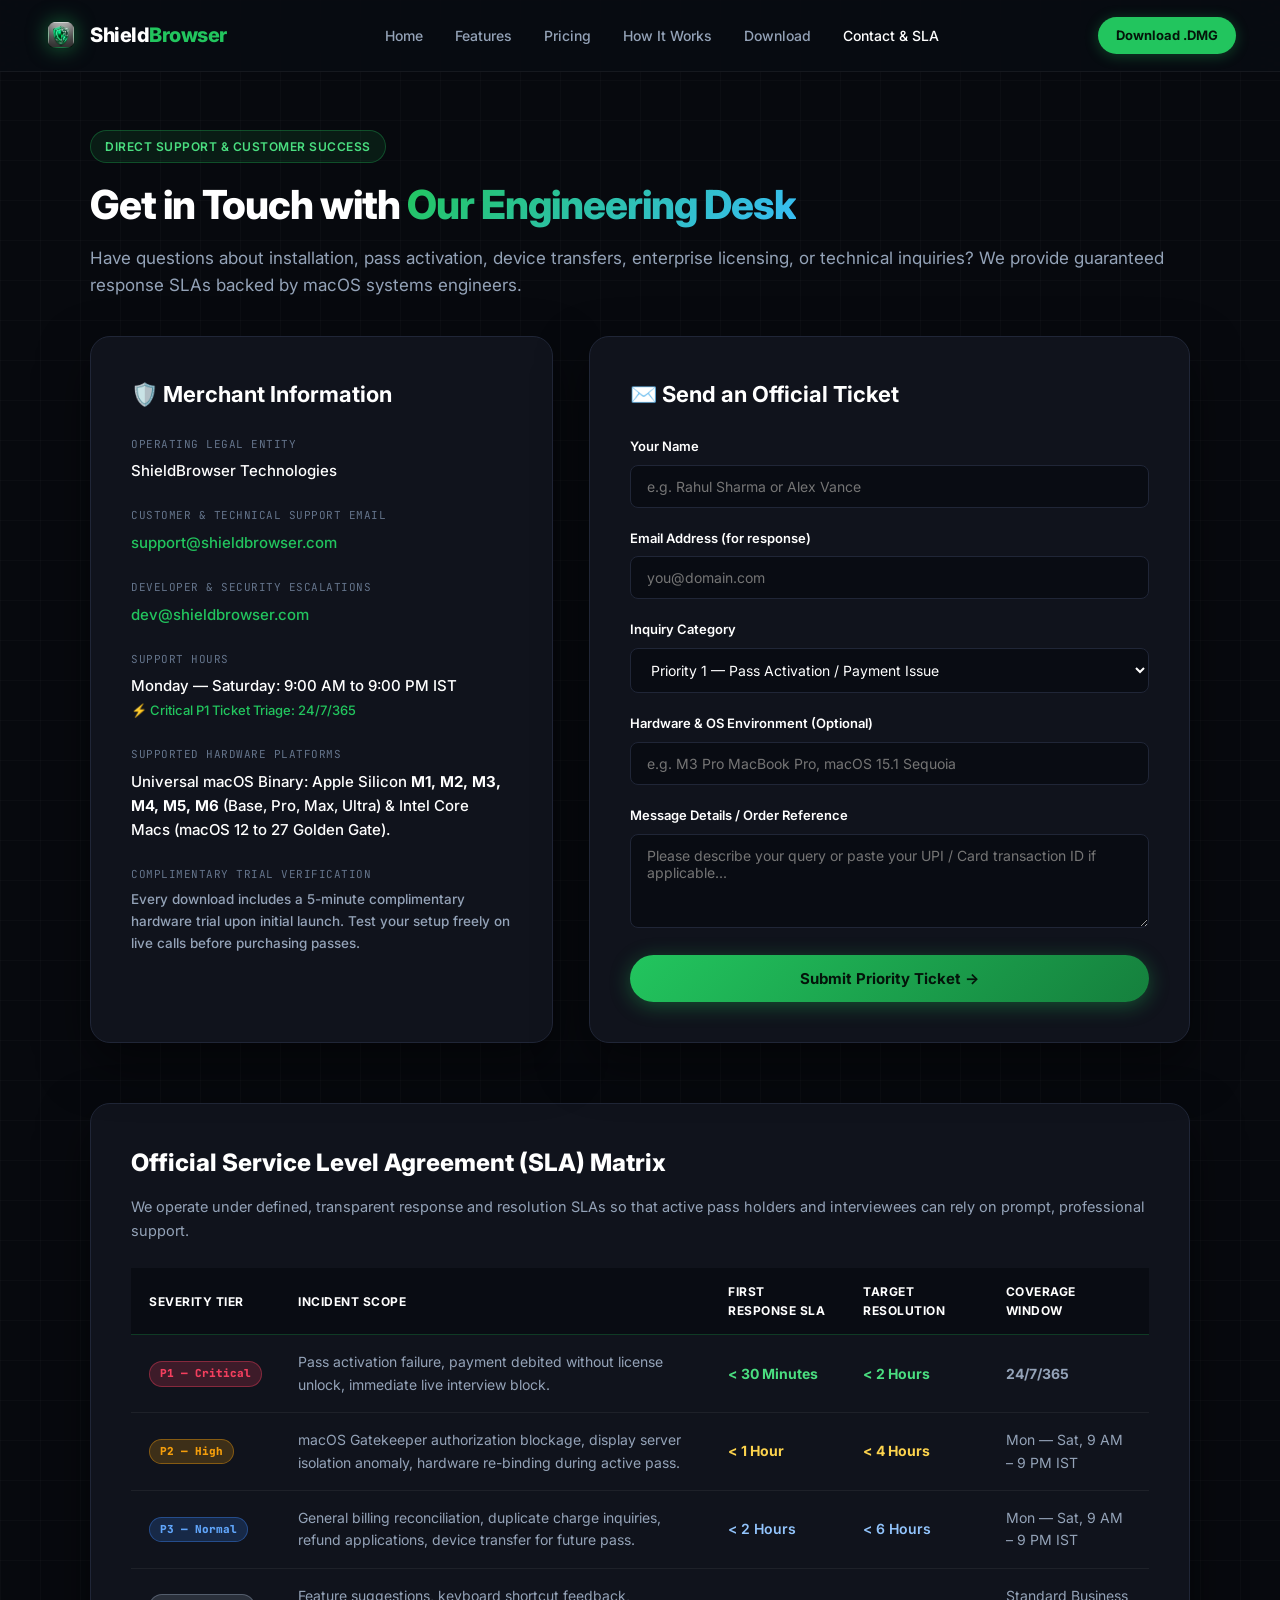
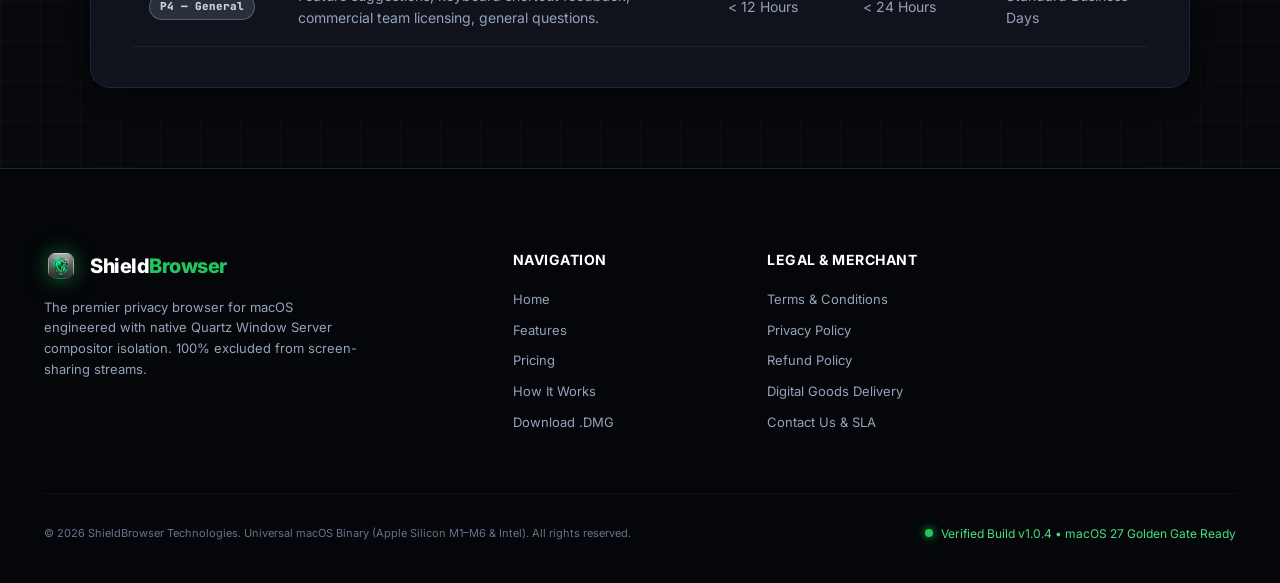
<file: contact.html>
<!DOCTYPE html>
<html lang="en">
<head>
  <meta charset="UTF-8">
  <meta name="viewport" content="width=device-width, initial-scale=1.0">
  
  <title>Contact Us &amp; Service Level Agreement (SLA) — ShieldBrowser macOS</title>
  <meta name="description" content="ShieldBrowser official support desk, merchant information, customer assistance, hardware re-binding requests, and guaranteed response time SLA matrix.">
  <link rel="canonical" href="https://shield-browser.vercel.app/contact">

  <link rel="icon" type="image/png" href="assets/icons/favicon.png">
  <link rel="apple-touch-icon" href="assets/icons/app-icon.png">
  <link rel="stylesheet" href="css/style.css">
  <link rel="stylesheet" href="css/animations.css">
  <link rel="stylesheet" href="css/responsive.css">

  <style>
    .contact-container {
      padding: 130px 0 80px 0;
      max-width: 1100px;
    }
    .contact-grid {
      display: grid;
      grid-template-columns: 1fr 1.3fr;
      gap: 36px;
      margin-top: 36px;
    }
    .contact-info-card, .contact-form-card {
      background: var(--bg-surface);
      border: 1px solid var(--border-subtle);
      border-radius: var(--radius-lg);
      padding: 40px;
      box-shadow: 0 20px 50px rgba(0, 0, 0, 0.5);
    }
    .contact-info-card h2, .contact-form-card h2 {
      color: #ffffff;
      font-size: 22px;
      font-weight: 700;
      margin-bottom: 24px;
      display: flex;
      align-items: center;
      gap: 10px;
    }
    .info-group {
      margin-bottom: 24px;
    }
    .info-label {
      font-size: 11px;
      font-family: var(--font-mono);
      color: var(--text-muted);
      text-transform: uppercase;
      letter-spacing: 0.5px;
      margin-bottom: 6px;
    }
    .info-val {
      font-size: 15px;
      color: #ffffff;
      font-weight: 500;
      line-height: 1.6;
    }
    .info-val a {
      color: var(--accent-emerald);
      text-decoration: none;
    }
    .info-val a:hover {
      text-decoration: underline;
    }
    
    /* SLA Table */
    .sla-section {
      margin-top: 60px;
    }
    .sla-card {
      background: var(--bg-surface);
      border: 1px solid var(--border-subtle);
      border-radius: var(--radius-lg);
      padding: 40px;
      box-shadow: 0 20px 50px rgba(0, 0, 0, 0.5);
    }
    .sla-card h2 {
      color: #ffffff;
      font-size: 24px;
      font-weight: 800;
      margin-bottom: 12px;
    }
    .sla-table-wrapper {
      overflow-x: auto;
      margin-top: 24px;
    }
    .sla-table {
      width: 100%;
      border-collapse: collapse;
      font-size: 14px;
      text-align: left;
    }
    .sla-table th {
      background: #090c13;
      color: var(--text-white);
      padding: 14px 18px;
      font-weight: 700;
      font-size: 12px;
      text-transform: uppercase;
      letter-spacing: 0.5px;
      border-bottom: 1px solid rgba(34, 197, 94, 0.25);
    }
    .sla-table td {
      padding: 16px 18px;
      border-bottom: 1px solid rgba(255, 255, 255, 0.06);
      color: var(--text-secondary);
      line-height: 1.6;
    }
    .sla-table tr:hover td {
      background: rgba(255, 255, 255, 0.02);
    }
    .p-badge {
      display: inline-block;
      font-family: var(--font-mono);
      font-size: 11px;
      font-weight: 800;
      padding: 3px 10px;
      border-radius: var(--radius-pill);
      white-space: nowrap;
    }
    .p-critical { background: rgba(244, 63, 94, 0.2); color: #f43f5e; border: 1px solid rgba(244, 63, 94, 0.4); }
    .p-high { background: rgba(245, 158, 11, 0.2); color: #f59e0b; border: 1px solid rgba(245, 158, 11, 0.4); }
    .p-normal { background: rgba(59, 130, 246, 0.2); color: #60a5fa; border: 1px solid rgba(59, 130, 246, 0.4); }
    .p-general { background: rgba(148, 163, 184, 0.2); color: #cbd5e1; border: 1px solid rgba(148, 163, 184, 0.4); }

    /* Form */
    .contact-field {
      margin-bottom: 20px;
    }
    .contact-label {
      display: block;
      font-size: 13px;
      font-weight: 600;
      color: #ffffff;
      margin-bottom: 8px;
    }
    .contact-input, .contact-select, .contact-textarea {
      width: 100%;
      background: #090c13;
      border: 1px solid var(--border-subtle);
      border-radius: var(--radius-sm);
      padding: 12px 16px;
      color: #ffffff;
      font-family: inherit;
      font-size: 14px;
      outline: none;
      transition: border-color var(--transition-fast), box-shadow var(--transition-fast);
    }
    .contact-input:focus, .contact-select:focus, .contact-textarea:focus {
      border-color: var(--accent-emerald);
      box-shadow: 0 0 12px rgba(34, 197, 94, 0.25);
    }
    @media (max-width: 992px) {
      .contact-grid {
        grid-template-columns: 1fr;
      }
    }
  </style>
</head>
<body class="cyber-grid">

  <!-- Header -->
  <header class="site-header">
    <div class="container nav-container">
      <a href="index.html" class="brand-logo">
        <img src="assets/icons/app-icon.png" alt="ShieldBrowser Logo" class="brand-logo-img">
        <span class="brand-name">Shield<span>Browser</span></span>
      </a>
      <nav>
        <ul class="nav-links">
          <li><a href="index.html" class="nav-link">Home</a></li>
          <li><a href="features.html" class="nav-link">Features</a></li>
          <li><a href="pricing.html" class="nav-link">Pricing</a></li>
          <li><a href="how-it-works.html" class="nav-link">How It Works</a></li>
          <li><a href="download.html" class="nav-link">Download</a></li>
          <li><a href="contact.html" class="nav-link active">Contact &amp; SLA</a></li>
        </ul>
      </nav>
      <div class="nav-actions">
        <a href="downloads/ShieldBrowser-v1.0.4.dmg" class="nav-download-btn" download>Download .DMG</a>
      </div>
    </div>
  </header>

  <main>
    <div class="container contact-container">
      <div class="section-tag">Direct Support &amp; Customer Success</div>
      <h1 class="section-title">Get in Touch with <span class="highlight">Our Engineering Desk</span></h1>
      <p class="section-subtitle">
        Have questions about installation, pass activation, device transfers, enterprise licensing, or technical inquiries? We provide guaranteed response SLAs backed by macOS systems engineers.
      </p>

      <div class="contact-grid">
        <!-- Merchant & Operational Information -->
        <div class="contact-info-card">
          <h2>🛡️ Merchant Information</h2>
          
          <div class="info-group">
            <div class="info-label">Operating Legal Entity</div>
            <div class="info-val">ShieldBrowser Technologies</div>
          </div>

          <div class="info-group">
            <div class="info-label">Customer &amp; Technical Support Email</div>
            <div class="info-val"><a href="mailto:support@shieldbrowser.com">support@shieldbrowser.com</a></div>
          </div>

          <div class="info-group">
            <div class="info-label">Developer &amp; Security Escalations</div>
            <div class="info-val"><a href="mailto:dev@shieldbrowser.com">dev@shieldbrowser.com</a></div>
          </div>

          <div class="info-group">
            <div class="info-label">Support Hours</div>
            <div class="info-val">
              Monday — Saturday: 9:00 AM to 9:00 PM IST<br>
              <span style="color: var(--accent-emerald); font-size: 13px;">⚡ Critical P1 Ticket Triage: 24/7/365</span>
            </div>
          </div>

          <div class="info-group">
            <div class="info-label">Supported Hardware Platforms</div>
            <div class="info-val">
              Universal macOS Binary: Apple Silicon <strong>M1, M2, M3, M4, M5, M6</strong> (Base, Pro, Max, Ultra) &amp; Intel Core Macs (macOS 12 to 27 Golden Gate).
            </div>
          </div>

          <div class="info-group" style="margin-bottom: 0;">
            <div class="info-label">Complimentary Trial Verification</div>
            <div class="info-val" style="font-size: 13.5px; color: var(--text-secondary);">
              Every download includes a 5-minute complimentary hardware trial upon initial launch. Test your setup freely on live calls before purchasing passes.
            </div>
          </div>
        </div>

        <!-- Interactive Direct Ticket Form -->
        <div class="contact-form-card">
          <h2>✉️ Send an Official Ticket</h2>
          <form onsubmit="event.preventDefault(); document.getElementById('contact-feedback').style.display = 'block'; this.reset();">
            <div class="contact-field">
              <label class="contact-label">Your Name</label>
              <input type="text" class="contact-input" placeholder="e.g. Rahul Sharma or Alex Vance" required>
            </div>

            <div class="contact-field">
              <label class="contact-label">Email Address (for response)</label>
              <input type="email" class="contact-input" placeholder="you@domain.com" required>
            </div>

            <div class="contact-field">
              <label class="contact-label">Inquiry Category</label>
              <select class="contact-select">
                <option value="p1">Priority 1 — Pass Activation / Payment Issue</option>
                <option value="transfer">Hardware Upgrade / IOPlatformUUID Re-Binding</option>
                <option value="technical">Technical Support / macOS Gatekeeper Assistance</option>
                <option value="billing">Billing Inquiry / Refund Request</option>
                <option value="commercial">Commercial / Team Bulk Licensing</option>
                <option value="general">General Feedback / Feature Request</option>
              </select>
            </div>

            <div class="contact-field">
              <label class="contact-label">Hardware &amp; OS Environment (Optional)</label>
              <input type="text" class="contact-input" placeholder="e.g. M3 Pro MacBook Pro, macOS 15.1 Sequoia">
            </div>

            <div class="contact-field">
              <label class="contact-label">Message Details / Order Reference</label>
              <textarea class="contact-textarea" rows="4" placeholder="Please describe your query or paste your UPI / Card transaction ID if applicable..." required></textarea>
            </div>

            <button type="submit" class="btn btn-primary btn-shimmer" style="width: 100%;">
              <span>Submit Priority Ticket →</span>
            </button>

            <div id="contact-feedback" style="display: none; margin-top: 18px; padding: 14px; background: rgba(34, 197, 94, 0.15); border: 1px solid var(--accent-emerald); border-radius: var(--radius-sm); color: var(--text-emerald); font-size: 13.5px; text-align: center; line-height: 1.6;">
              ✓ <strong>Ticket Logged Successfully!</strong> An engineer has been alerted. You will receive a response within the guaranteed SLA window below.
            </div>
          </form>
        </div>
      </div>

      <!-- Service Level Agreement (SLA) Matrix -->
      <div class="sla-section">
        <div class="sla-card">
          <h2>Official Service Level Agreement (SLA) Matrix</h2>
          <p style="color: var(--text-secondary); font-size: 14.5px; line-height: 1.7; margin-bottom: 12px;">
            We operate under defined, transparent response and resolution SLAs so that active pass holders and interviewees can rely on prompt, professional support.
          </p>

          <div class="sla-table-wrapper">
            <table class="sla-table">
              <thead>
                <tr>
                  <th>Severity Tier</th>
                  <th>Incident Scope</th>
                  <th>First Response SLA</th>
                  <th>Target Resolution</th>
                  <th>Coverage Window</th>
                </tr>
              </thead>
              <tbody>
                <tr>
                  <td><span class="p-badge p-critical">P1 — Critical</span></td>
                  <td>Pass activation failure, payment debited without license unlock, immediate live interview block.</td>
                  <td style="color: #4ade80; font-weight: 700;">&lt; 30 Minutes</td>
                  <td style="color: #4ade80; font-weight: 700;">&lt; 2 Hours</td>
                  <td><strong>24/7/365</strong></td>
                </tr>
                <tr>
                  <td><span class="p-badge p-high">P2 — High</span></td>
                  <td>macOS Gatekeeper authorization blockage, display server isolation anomaly, hardware re-binding during active pass.</td>
                  <td style="color: #fcd34d; font-weight: 700;">&lt; 1 Hour</td>
                  <td style="color: #fcd34d; font-weight: 700;">&lt; 4 Hours</td>
                  <td>Mon — Sat, 9 AM – 9 PM IST</td>
                </tr>
                <tr>
                  <td><span class="p-badge p-normal">P3 — Normal</span></td>
                  <td>General billing reconciliation, duplicate charge inquiries, refund applications, device transfer for future pass.</td>
                  <td style="color: #93c5fd; font-weight: 600;">&lt; 2 Hours</td>
                  <td style="color: #93c5fd; font-weight: 600;">&lt; 6 Hours</td>
                  <td>Mon — Sat, 9 AM – 9 PM IST</td>
                </tr>
                <tr>
                  <td><span class="p-badge p-general">P4 — General</span></td>
                  <td>Feature suggestions, keyboard shortcut feedback, commercial team licensing, general questions.</td>
                  <td>&lt; 12 Hours</td>
                  <td>&lt; 24 Hours</td>
                  <td>Standard Business Days</td>
                </tr>
              </tbody>
            </table>
          </div>
        </div>
      </div>
    </div>
  </main>

  <footer class="site-footer">
    <div class="container">
      <div class="footer-top">
        <div class="footer-brand">
          <a href="index.html" class="brand-logo">
            <img src="assets/icons/app-icon.png" alt="ShieldBrowser" class="brand-logo-img">
            <span class="brand-name">Shield<span>Browser</span></span>
          </a>
          <p>
            The premier privacy browser for macOS engineered with native Quartz Window Server compositor isolation. 100% excluded from screen-sharing streams.
          </p>
        </div>
        <div class="footer-col">
          <h4>Navigation</h4>
          <ul class="footer-links">
            <li><a href="index.html">Home</a></li>
            <li><a href="features.html">Features</a></li>
            <li><a href="pricing.html">Pricing</a></li>
            <li><a href="how-it-works.html">How It Works</a></li>
            <li><a href="download.html">Download .DMG</a></li>
          </ul>
        </div>
        <div class="footer-col">
          <h4>Legal &amp; Merchant</h4>
          <ul class="footer-links">
            <li><a href="terms.html">Terms &amp; Conditions</a></li>
            <li><a href="privacy.html">Privacy Policy</a></li>
            <li><a href="refund-policy.html">Refund Policy</a></li>
            <li><a href="shipping.html">Digital Goods Delivery</a></li>
            <li><a href="contact.html">Contact Us &amp; SLA</a></li>
          </ul>
        </div>
      </div>
      <div class="footer-bottom">
        <div class="footer-legal-notice">
          © 2026 ShieldBrowser Technologies. Universal macOS Binary (Apple Silicon M1–M6 &amp; Intel). All rights reserved.
        </div>
        <div class="system-status">
          <span class="status-dot"></span>
          <span>Verified Build v1.0.4 • macOS 27 Golden Gate Ready</span>
        </div>
      </div>
    </div>
  </footer>
</body>
</html>
</file>
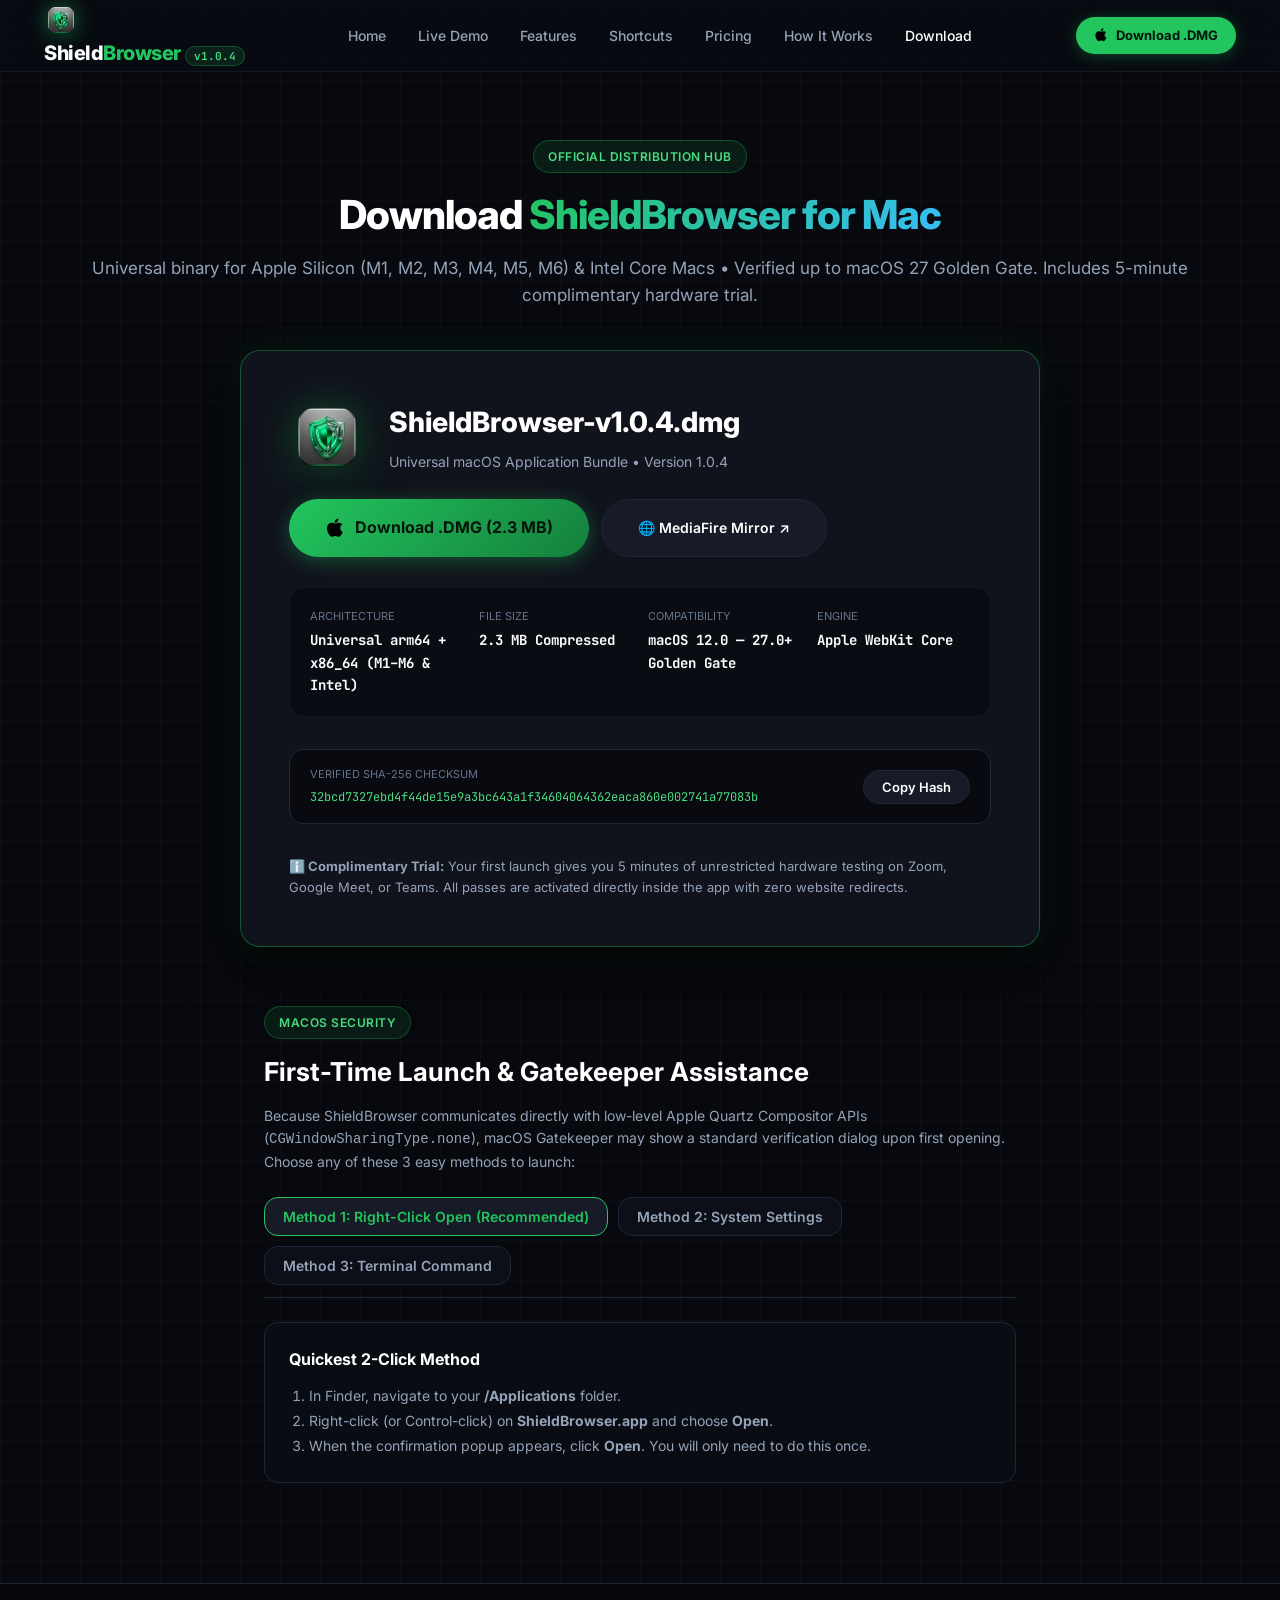
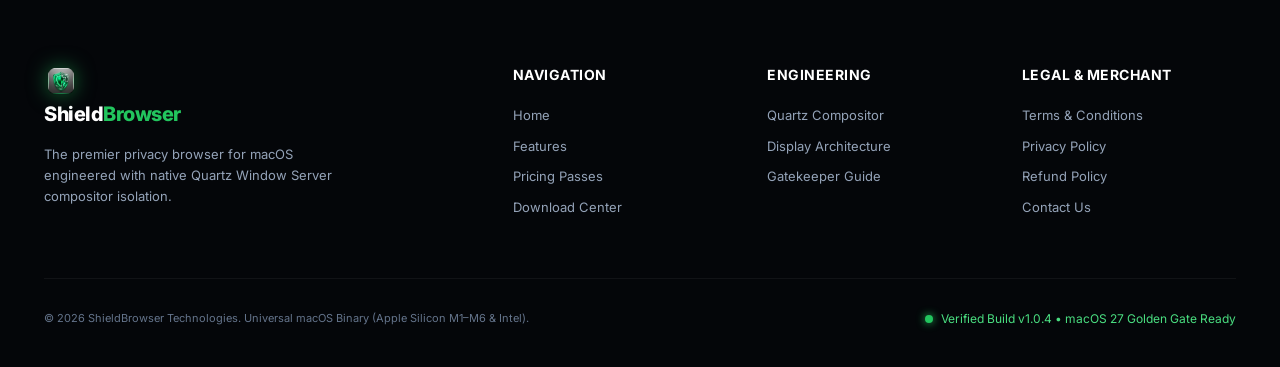
<file: download.html>
<!DOCTYPE html>
<html lang="en">
<head>
  <meta charset="UTF-8">
  <meta name="viewport" content="width=device-width, initial-scale=1.0">
  
  <title>Download ShieldBrowser for Mac — Universal macOS DMG Installer</title>
  <meta name="title" content="Download ShieldBrowser for Mac — Universal macOS DMG Installer">
  <meta name="description" content="Download official ShieldBrowser v1.0.4 for macOS. Universal binary for Apple Silicon (M1, M2, M3, M4, M5, M6) & Intel Macs. Verified SHA-256 checksum & Gatekeeper assistance guide.">
  <meta name="keywords" content="download shieldbrowser mac, shieldbrowser dmg, invisible browser download, stealth browser macos installer, quartz browser download">
  <link rel="canonical" href="https://shield-browser.vercel.app/download">

  <!-- Open Graph -->
  <meta property="og:type" content="website">
  <meta property="og:url" content="https://shield-browser.vercel.app/download">
  <meta property="og:title" content="Download ShieldBrowser for Mac — Universal macOS DMG Installer">
  <meta property="og:description" content="Download official ShieldBrowser v1.0.4 for macOS. Universal binary for Apple Silicon M1–M6 & Intel Macs.">
  <meta property="og:image" content="assets/images/og-preview.svg">

  <!-- Favicon -->
  <link rel="icon" type="image/png" href="assets/icons/favicon.png">
  <link rel="apple-touch-icon" href="assets/icons/app-icon.png">
  <link rel="stylesheet" href="css/style.css">
  <link rel="stylesheet" href="css/animations.css">
  <link rel="stylesheet" href="css/responsive.css">

  <style>
    .download-hero {
      padding: 140px 0 60px 0;
      text-align: center;
    }
    .installer-card {
      background: var(--bg-surface);
      border: 1px solid var(--border-subtle);
      border-radius: var(--radius-lg);
      padding: 48px;
      max-width: 800px;
      margin: 40px auto;
      text-align: left;
      box-shadow: 0 20px 60px rgba(0, 0, 0, 0.8), 0 0 35px rgba(34, 197, 94, 0.12);
      border-color: rgba(34, 197, 94, 0.35);
    }
    .installer-header {
      display: flex;
      align-items: center;
      gap: 24px;
      margin-bottom: 30px;
      flex-wrap: wrap;
    }
    .installer-icon {
      width: 76px;
      height: 76px;
      border-radius: 18px;
      filter: drop-shadow(0 8px 24px rgba(0, 0, 0, 0.5)) drop-shadow(0 0 16px rgba(34, 197, 94, 0.35));
    }
    .installer-meta {
      flex: 1;
    }
    .installer-title {
      font-size: 28px;
      font-weight: 800;
      color: var(--text-white);
      margin-bottom: 6px;
    }
    .installer-sub {
      font-size: 14px;
      color: var(--text-secondary);
    }
    .installer-specs-grid {
      display: grid;
      grid-template-columns: repeat(4, 1fr);
      gap: 16px;
      background: #090c13;
      padding: 20px;
      border-radius: var(--radius-md);
      margin-bottom: 32px;
      border: 1px solid rgba(255, 255, 255, 0.05);
    }
    .spec-item {
      display: flex;
      flex-direction: column;
    }
    .spec-label {
      font-size: 11px;
      color: var(--text-muted);
      text-transform: uppercase;
      margin-bottom: 4px;
    }
    .spec-val {
      font-family: var(--font-mono);
      font-size: 14px;
      font-weight: 700;
      color: var(--text-white);
    }
    .checksum-box {
      background: #080a10;
      border: 1px solid var(--border-subtle);
      border-radius: var(--radius-md);
      padding: 16px 20px;
      display: flex;
      align-items: center;
      justify-content: space-between;
      gap: 16px;
      margin-bottom: 32px;
      flex-wrap: wrap;
    }
    .checksum-text {
      font-family: var(--font-mono);
      font-size: 12px;
      color: var(--text-emerald);
      word-break: break-all;
    }
    .gatekeeper-tabs {
      display: flex;
      gap: 10px;
      margin-bottom: 24px;
      border-bottom: 1px solid var(--border-subtle);
      padding-bottom: 12px;
      flex-wrap: wrap;
    }
    .gk-tab {
      padding: 10px 18px;
      border-radius: var(--radius-md);
      font-size: 14px;
      font-weight: 600;
      color: var(--text-secondary);
      background: #0c0f17;
      border: 1px solid var(--border-subtle);
      cursor: pointer;
      transition: all var(--transition-fast);
    }
    .gk-tab.active {
      background: var(--bg-surface-elevated);
      color: var(--accent-emerald);
      border-color: var(--accent-emerald);
    }
    .gk-panel {
      display: none;
      background: #090c13;
      border: 1px solid var(--border-subtle);
      border-radius: var(--radius-md);
      padding: 24px;
      margin-bottom: 40px;
    }
    .gk-panel.active {
      display: block;
    }
    .terminal-code-block {
      background: #040609;
      border: 1px solid #1f283d;
      border-radius: var(--radius-sm);
      padding: 14px 18px;
      font-family: var(--font-mono);
      font-size: 13px;
      color: #38bdf8;
      display: flex;
      align-items: center;
      justify-content: space-between;
      margin-top: 12px;
    }
  </style>
</head>
<body class="cyber-grid">

  <!-- Fixed Navigation -->
  <header class="site-header">
    <div class="container nav-container">
      <a href="index.html" class="brand">
        <img src="assets/icons/app-icon.png" alt="ShieldBrowser Logo" class="brand-logo-img">
        <span class="brand-name">Shield<span>Browser</span></span>
        <span class="version-pill">v1.0.4</span>
      </a>

      <nav>
        <ul class="nav-links">
          <li><a href="index.html" class="nav-link">Home</a></li>
          <li><a href="index.html#demo" class="nav-link">Live Demo</a></li>
          <li><a href="features.html" class="nav-link">Features</a></li>
          <li><a href="index.html#shortcuts" class="nav-link">Shortcuts</a></li>
          <li><a href="pricing.html" class="nav-link">Pricing</a></li>
          <li><a href="how-it-works.html" class="nav-link">How It Works</a></li>
          <li><a href="download.html" class="nav-link active">Download</a></li>
        </ul>
      </nav>

      <div class="nav-actions">
        <a href="downloads/ShieldBrowser-v1.0.4.dmg" class="nav-download-btn btn-shimmer" download>
          <img src="assets/icons/apple-icon.svg" alt="Apple" style="width: 14px; height: 14px;">
          <span>Download .DMG</span>
        </a>
        <button class="mobile-menu-toggle" id="mobile-menu-toggle" aria-label="Toggle Menu">
          <span></span><span></span><span></span>
        </button>
      </div>
    </div>
  </header>

  <!-- Mobile Drawer -->
  <div class="mobile-drawer" id="mobile-drawer">
    <a href="index.html" class="nav-link">Home</a>
    <a href="features.html" class="nav-link">Features</a>
    <a href="pricing.html" class="nav-link">Pricing</a>
    <a href="how-it-works.html" class="nav-link">How It Works</a>
    <a href="downloads/ShieldBrowser-v1.0.4.dmg" class="btn btn-primary" download style="margin-top: 10px;">
      <span> Download ShieldBrowser-v1.0.4.dmg</span>
    </a>
  </div>

  <main>
    <section class="download-hero">
      <div class="container">
        <div class="section-tag">Official Distribution Hub</div>
        <h1 class="section-title">Download <span class="highlight">ShieldBrowser for Mac</span></h1>
        <p class="section-subtitle">
          Universal binary for Apple Silicon (M1, M2, M3, M4, M5, M6) &amp; Intel Core Macs • Verified up to macOS 27 Golden Gate. Includes 5-minute complimentary hardware trial.
        </p>

        <!-- Main Installer Box -->
        <div class="installer-card tilt-card">
          <div class="installer-header">
            <img src="assets/icons/app-icon.png" alt="ShieldBrowser App Icon" class="installer-icon">
            <div class="installer-meta">
              <h2 class="installer-title">ShieldBrowser-v1.0.4.dmg</h2>
              <p class="installer-sub">Universal macOS Application Bundle • Version 1.0.4</p>
            </div>
            <div style="display: flex; gap: 12px; flex-wrap: wrap;">
              <a href="downloads/ShieldBrowser-v1.0.4.dmg" class="btn btn-primary btn-lg btn-shimmer" download id="btn-download-dmg">
                <img src="assets/icons/apple-icon.svg" alt="Apple" class="btn-icon" style="filter: brightness(0);">
                <span>Download .DMG (2.3 MB)</span>
              </a>
              <a href="https://www.mediafire.com/file/0jfihittclvhhkl/ShieldBrowser-v1.0.4.dmg/file" target="_blank" rel="noopener noreferrer" class="btn btn-secondary btn-lg" style="font-size: 14px;">
                <span>🌐 MediaFire Mirror ↗</span>
              </a>
            </div>
          </div>

          <!-- Specifications Grid -->
          <div class="installer-specs-grid">
            <div class="spec-item">
              <span class="spec-label">Architecture</span>
              <span class="spec-val">Universal arm64 + x86_64 (M1–M6 &amp; Intel)</span>
            </div>
            <div class="spec-item">
              <span class="spec-label">File Size</span>
              <span class="spec-val">2.3 MB Compressed</span>
            </div>
            <div class="spec-item">
              <span class="spec-label">Compatibility</span>
              <span class="spec-val">macOS 12.0 — 27.0+ Golden Gate</span>
            </div>
            <div class="spec-item">
              <span class="spec-label">Engine</span>
              <span class="spec-val">Apple WebKit Core</span>
            </div>
          </div>

          <!-- SHA-256 Checksum -->
          <div class="checksum-box">
            <div>
              <div style="font-size: 11px; color: var(--text-muted); text-transform: uppercase; margin-bottom: 4px;">Verified SHA-256 Checksum</div>
              <div class="checksum-text" id="checksum-display">32bcd7327ebd4f44de15e9a3bc643a1f34604064362eaca860e002741a77083b</div>
            </div>
            <button class="btn btn-secondary btn-sm btn-copy-checksum" data-checksum="32bcd7327ebd4f44de15e9a3bc643a1f34604064362eaca860e002741a77083b">
              <span>Copy Hash</span>
            </button>
          </div>

          <div style="font-size: 13px; color: var(--text-secondary); line-height: 1.6;">
            <strong>ℹ️ Complimentary Trial:</strong> Your first launch gives you 5 minutes of unrestricted hardware testing on Zoom, Google Meet, or Teams. All passes are activated directly inside the app with zero website redirects.
          </div>
        </div>

        <!-- Gatekeeper Assistance Section -->
        <div class="container" style="max-width: 800px; text-align: left; margin-top: 60px;" id="gatekeeper">
          <div class="section-tag" style="margin-bottom: 12px;">macOS Security</div>
          <h2 style="font-size: 26px; font-weight: 700; color: #ffffff; margin-bottom: 12px;">
            First-Time Launch &amp; Gatekeeper Assistance
          </h2>
          <p style="font-size: 14px; color: var(--text-secondary); margin-bottom: 24px; line-height: 1.6;">
            Because ShieldBrowser communicates directly with low-level Apple Quartz Compositor APIs (<code>CGWindowSharingType.none</code>), macOS Gatekeeper may show a standard verification dialog upon first opening. Choose any of these 3 easy methods to launch:
          </p>

          <!-- Gatekeeper Method Tabs -->
          <div class="gatekeeper-tabs">
            <button class="gk-tab active" onclick="switchGkTab('gk-tab-1', this)">Method 1: Right-Click Open (Recommended)</button>
            <button class="gk-tab" onclick="switchGkTab('gk-tab-2', this)">Method 2: System Settings</button>
            <button class="gk-tab" onclick="switchGkTab('gk-tab-3', this)">Method 3: Terminal Command</button>
          </div>

          <!-- Tab Panel 1 -->
          <div class="gk-panel active" id="gk-tab-1">
            <h3 style="color: #ffffff; font-size: 16px; margin-bottom: 10px;">Quickest 2-Click Method</h3>
            <ol style="margin-left: 20px; color: var(--text-secondary); font-size: 14px; line-height: 1.8;">
              <li>In Finder, navigate to your <strong>/Applications</strong> folder.</li>
              <li>Right-click (or Control-click) on <strong>ShieldBrowser.app</strong> and choose <strong>Open</strong>.</li>
              <li>When the confirmation popup appears, click <strong>Open</strong>. You will only need to do this once.</li>
            </ol>
          </div>

          <!-- Tab Panel 2 -->
          <div class="gk-panel" id="gk-tab-2">
            <h3 style="color: #ffffff; font-size: 16px; margin-bottom: 10px;">Via macOS System Settings</h3>
            <ol style="margin-left: 20px; color: var(--text-secondary); font-size: 14px; line-height: 1.8;">
              <li>Open <strong>System Settings</strong> from your Apple menu.</li>
              <li>Click <strong>Privacy &amp; Security</strong> in the sidebar.</li>
              <li>Scroll down to the <strong>Security</strong> section.</li>
              <li>Click <strong>Open Anyway</strong> next to the ShieldBrowser notification.</li>
            </ol>
          </div>

          <!-- Tab Panel 3 -->
          <div class="gk-panel" id="gk-tab-3">
            <h3 style="color: #ffffff; font-size: 16px; margin-bottom: 10px;">Terminal One-Liner (Power Users)</h3>
            <p style="font-size: 13px; color: var(--text-secondary); margin-bottom: 8px;">
              Remove the quarantine attribute in one command:
            </p>
            <div class="terminal-code-block">
              <span>xattr -cr /Applications/ShieldBrowser.app</span>
              <button class="btn btn-secondary btn-sm" onclick="navigator.clipboard.writeText('xattr -cr /Applications/ShieldBrowser.app'); alert('Command copied!');">Copy</button>
            </div>
          </div>
        </div>
      </div>
    </section>
  </main>

  <!-- Global Footer -->
  <footer class="site-footer">
    <div class="container">
      <div class="footer-top">
        <div class="footer-brand">
          <a href="index.html" class="brand">
            <img src="assets/icons/app-icon.png" alt="ShieldBrowser" class="brand-logo-img">
            <span class="brand-name">Shield<span>Browser</span></span>
          </a>
          <p>
            The premier privacy browser for macOS engineered with native Quartz Window Server compositor isolation.
          </p>
        </div>

        <div class="footer-col">
          <h4>Navigation</h4>
          <ul class="footer-links">
            <li><a href="index.html">Home</a></li>
            <li><a href="features.html">Features</a></li>
            <li><a href="pricing.html">Pricing Passes</a></li>
            <li><a href="download.html">Download Center</a></li>
          </ul>
        </div>

        <div class="footer-col">
          <h4>Engineering</h4>
          <ul class="footer-links">
            <li><a href="features.html">Quartz Compositor</a></li>
            <li><a href="how-it-works.html">Display Architecture</a></li>
            <li><a href="download.html#gatekeeper">Gatekeeper Guide</a></li>
          </ul>
        </div>

        <div class="footer-col">
          <h4>Legal &amp; Merchant</h4>
          <ul class="footer-links">
            <li><a href="terms.html">Terms &amp; Conditions</a></li>
            <li><a href="privacy.html">Privacy Policy</a></li>
            <li><a href="refund-policy.html">Refund Policy</a></li>
            <li><a href="contact.html">Contact Us</a></li>
          </ul>
        </div>
      </div>

      <div class="footer-bottom">
        <div class="footer-legal-notice">
          © 2026 ShieldBrowser Technologies. Universal macOS Binary (Apple Silicon M1–M6 &amp; Intel).
        </div>
        <div class="system-status">
          <span class="status-dot"></span>
          <span>Verified Build v1.0.4 • macOS 27 Golden Gate Ready</span>
        </div>
      </div>
    </div>
  </footer>

  <script src="js/main.js"></script>
  <script>
    function switchGkTab(panelId, btn) {
      document.querySelectorAll('.gk-tab').forEach(t => t.classList.remove('active'));
      document.querySelectorAll('.gk-panel').forEach(p => p.classList.remove('active'));
      btn.classList.add('active');
      const target = document.getElementById(panelId);
      if (target) target.classList.add('active');
    }
  </script>
</body>
</html>
</file>
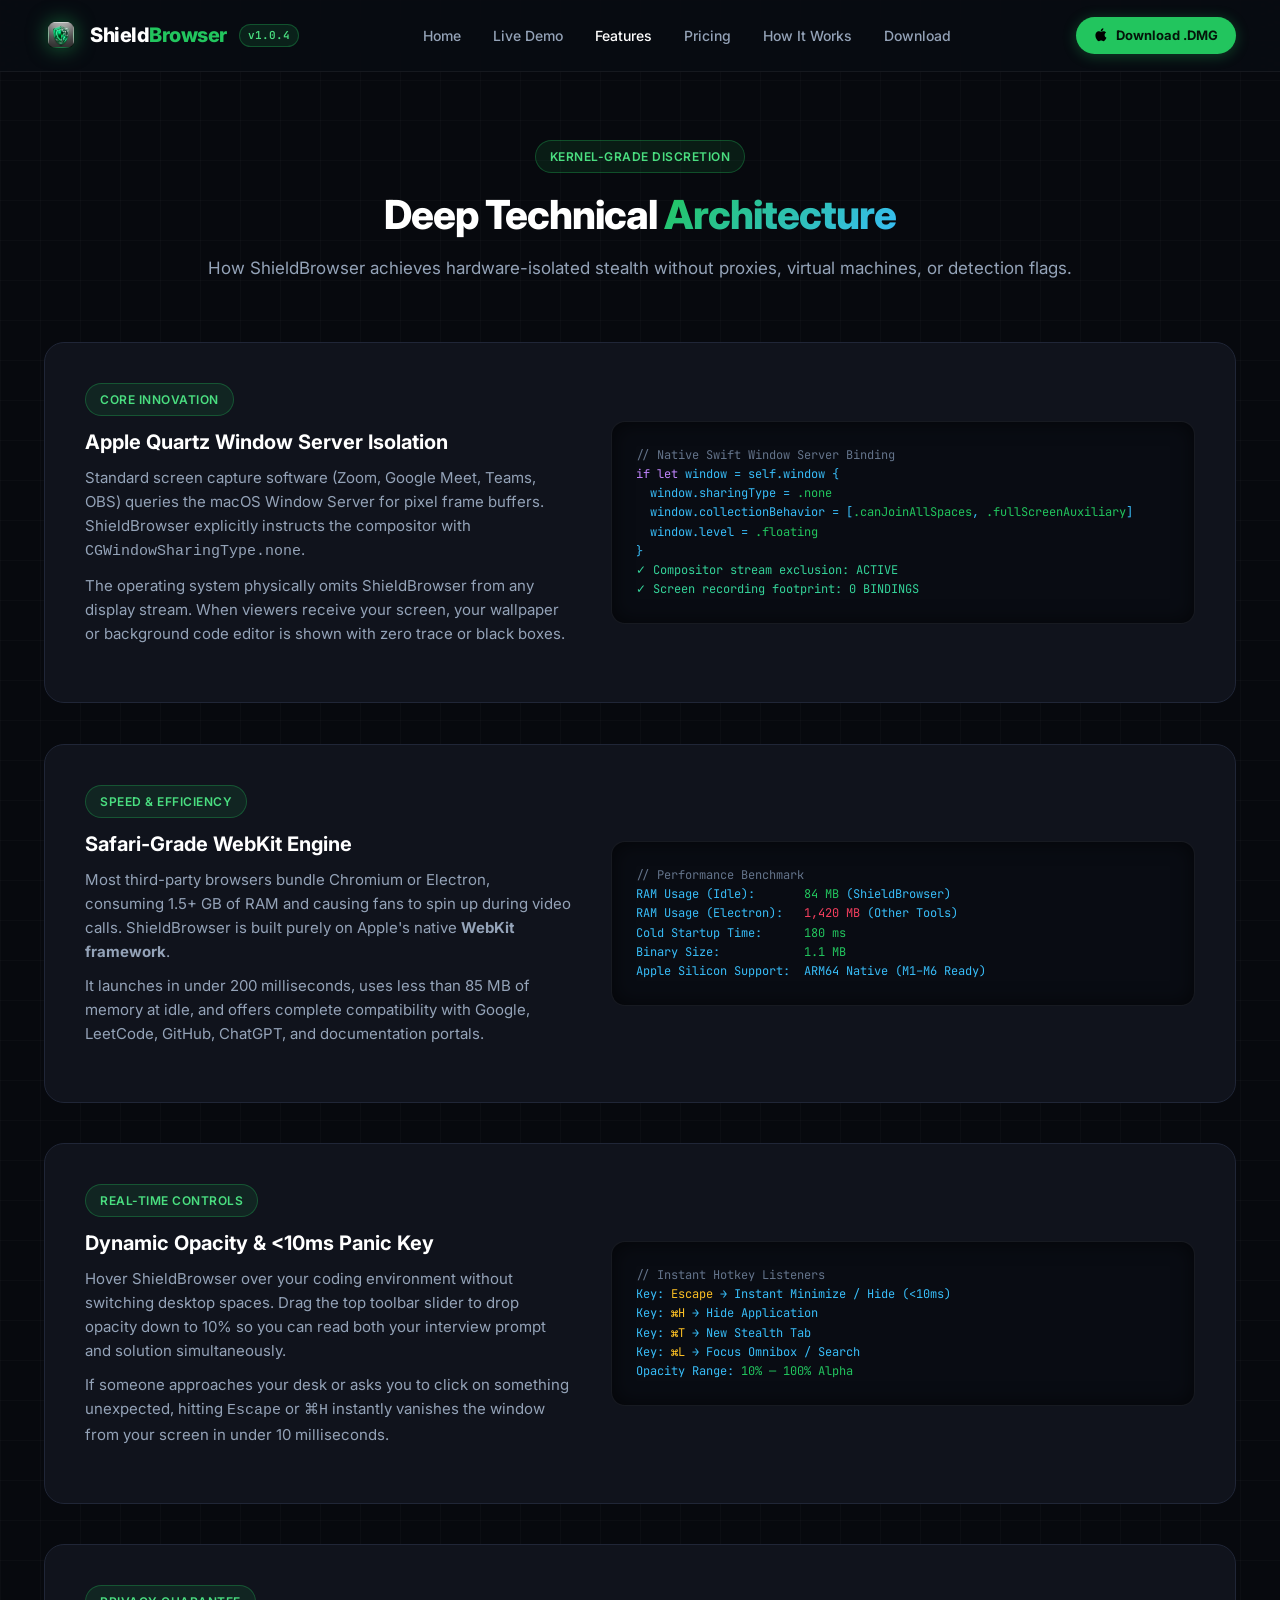
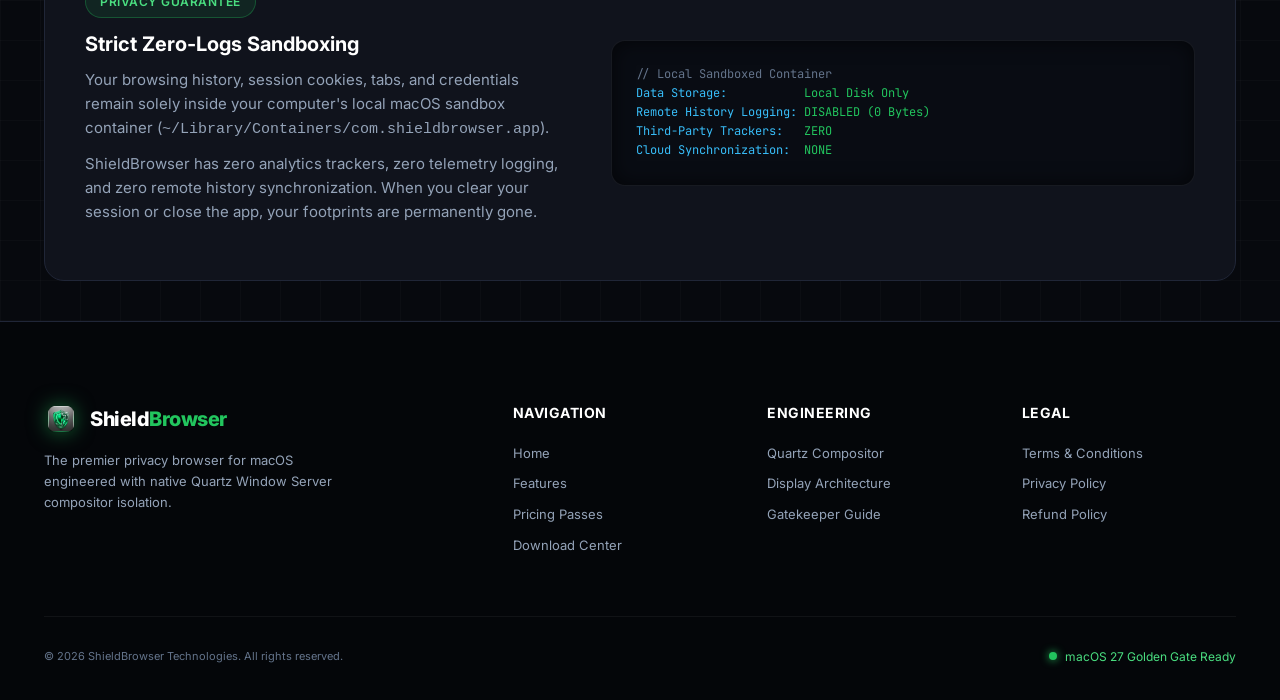
<file: features.html>
<!DOCTYPE html>
<html lang="en">
<head>
  <meta charset="UTF-8">
  <meta name="viewport" content="width=device-width, initial-scale=1.0">
  
  <title>Engineering Features — ShieldBrowser macOS Architecture</title>
  <meta name="title" content="Engineering Features — ShieldBrowser macOS Architecture">
  <meta name="description" content="Explore the deep engineering behind ShieldBrowser: native Quartz Window Server compositor isolation, WebKit performance, sub-10ms panic keys, and hardware UUID binding.">
  <meta name="keywords" content="quartz window server isolation, cgwindowsharingtype none, private mac browser features, stealth webkit browser, apple silicon interview browser">
  <link rel="canonical" href="https://shield-browser.vercel.app/features">

  <!-- Open Graph -->
  <meta property="og:type" content="website">
  <meta property="og:url" content="https://shield-browser.vercel.app/features">
  <meta property="og:title" content="Engineering Features — ShieldBrowser macOS Architecture">
  <meta property="og:description" content="Technical deep-dive into macOS compositor isolation, WebKit rendering, and zero-log architecture.">
  <meta property="og:image" content="assets/images/og-preview.svg">

  <link rel="icon" type="image/png" href="assets/icons/favicon.png">
  <link rel="apple-touch-icon" href="assets/icons/app-icon.png">
  <link rel="stylesheet" href="css/style.css">
  <link rel="stylesheet" href="css/animations.css">
  <link rel="stylesheet" href="css/responsive.css">

  <style>
    .features-hero {
      padding: 140px 0 60px 0;
      text-align: center;
    }
    .deep-dive-card {
      background: var(--bg-surface);
      border: 1px solid var(--border-subtle);
      border-radius: var(--radius-lg);
      padding: 40px;
      margin-bottom: 40px;
      display: grid;
      grid-template-columns: 1fr 1.2fr;
      gap: 40px;
      align-items: center;
    }
    .deep-dive-visual {
      background: #090c13;
      border: 1px solid rgba(255, 255, 255, 0.06);
      border-radius: var(--radius-md);
      padding: 24px;
      font-family: var(--font-mono);
      font-size: 12px;
      color: #38bdf8;
      line-height: 1.6;
      box-shadow: inset 0 0 20px rgba(0, 0, 0, 0.6);
    }
    .feature-point {
      margin-bottom: 16px;
    }
    .feature-point h3 {
      color: #ffffff;
      font-size: 20px;
      margin-bottom: 8px;
    }
    .feature-point p {
      color: var(--text-secondary);
      font-size: 15px;
      line-height: 1.6;
    }
    @media (max-width: 992px) {
      .deep-dive-card {
        grid-template-columns: 1fr;
      }
    }
  </style>
</head>
<body class="cyber-grid">

  <!-- Fixed Navigation -->
  <header class="site-header">
    <div class="container nav-container">
      <a href="index.html" class="brand-logo">
        <img src="assets/icons/app-icon.png" alt="ShieldBrowser Logo" class="brand-logo-img">
        <span class="brand-name">Shield<span>Browser</span></span>
        <span class="version-pill">v1.0.4</span>
      </a>

      <nav>
        <ul class="nav-links">
          <li><a href="index.html" class="nav-link">Home</a></li>
          <li><a href="index.html#demo" class="nav-link">Live Demo</a></li>
          <li><a href="features.html" class="nav-link active">Features</a></li>
          <li><a href="pricing.html" class="nav-link">Pricing</a></li>
          <li><a href="how-it-works.html" class="nav-link">How It Works</a></li>
          <li><a href="download.html" class="nav-link">Download</a></li>
        </ul>
      </nav>

      <div class="nav-actions">
        <a href="downloads/ShieldBrowser-v1.0.4.dmg" class="nav-download-btn btn-shimmer" download>
          <img src="assets/icons/apple-icon.svg" alt="Apple" style="width: 14px; height: 14px;">
          <span>Download .DMG</span>
        </a>
        <button class="mobile-menu-toggle" id="mobile-menu-toggle" aria-label="Toggle Menu">
          <span></span><span></span><span></span>
        </button>
      </div>
    </div>
  </header>

  <!-- Mobile Drawer -->
  <div class="mobile-drawer" id="mobile-drawer">
    <a href="index.html" class="nav-link">Home</a>
    <a href="features.html" class="nav-link">Features</a>
    <a href="pricing.html" class="nav-link">Pricing</a>
    <a href="how-it-works.html" class="nav-link">How It Works</a>
    <a href="download.html" class="nav-link">Download</a>
  </div>

  <main>
    <section class="features-hero">
      <div class="container">
        <div class="section-tag">Kernel-Grade Discretion</div>
        <h1 class="section-title">Deep Technical <span class="highlight">Architecture</span></h1>
        <p class="section-subtitle">
          How ShieldBrowser achieves hardware-isolated stealth without proxies, virtual machines, or detection flags.
        </p>
      </div>
    </section>

    <div class="container">
      <!-- 1. Quartz Compositor Isolation -->
      <div class="deep-dive-card tilt-card">
        <div class="feature-point">
          <div class="section-tag" style="margin-bottom: 10px;">Core Innovation</div>
          <h3>Apple Quartz Window Server Isolation</h3>
          <p>
            Standard screen capture software (Zoom, Google Meet, Teams, OBS) queries the macOS Window Server for pixel frame buffers. ShieldBrowser explicitly instructs the compositor with <code>CGWindowSharingType.none</code>.
          </p>
          <p style="margin-top: 10px;">
            The operating system physically omits ShieldBrowser from any display stream. When viewers receive your screen, your wallpaper or background code editor is shown with zero trace or black boxes.
          </p>
        </div>
        <div class="deep-dive-visual">
          <span style="color: #64748b;">// Native Swift Window Server Binding</span><br>
          <span style="color: #c084fc;">if let</span> window = <span style="color: #38bdf8;">self</span>.window {<br>
          &nbsp;&nbsp;window.sharingType = <span style="color: #22c55e;">.none</span><br>
          &nbsp;&nbsp;window.collectionBehavior = [<span style="color: #22c55e;">.canJoinAllSpaces</span>, <span style="color: #22c55e;">.fullScreenAuxiliary</span>]<br>
          &nbsp;&nbsp;window.level = <span style="color: #22c55e;">.floating</span><br>
          }<br>
          <span style="color: #34d399;">✓ Compositor stream exclusion: ACTIVE</span><br>
          <span style="color: #34d399;">✓ Screen recording footprint: 0 BINDINGS</span>
        </div>
      </div>

      <!-- 2. WebKit vs Chromium -->
      <div class="deep-dive-card tilt-card">
        <div class="feature-point">
          <div class="section-tag" style="margin-bottom: 10px;">Speed &amp; Efficiency</div>
          <h3>Safari-Grade WebKit Engine</h3>
          <p>
            Most third-party browsers bundle Chromium or Electron, consuming 1.5+ GB of RAM and causing fans to spin up during video calls. ShieldBrowser is built purely on Apple's native <strong>WebKit framework</strong>.
          </p>
          <p style="margin-top: 10px;">
            It launches in under 200 milliseconds, uses less than 85 MB of memory at idle, and offers complete compatibility with Google, LeetCode, GitHub, ChatGPT, and documentation portals.
          </p>
        </div>
        <div class="deep-dive-visual">
          <span style="color: #64748b;">// Performance Benchmark</span><br>
          RAM Usage (Idle): &nbsp;&nbsp;&nbsp;&nbsp;&nbsp;&nbsp;<span style="color: #22c55e;">84 MB</span> (ShieldBrowser)<br>
          RAM Usage (Electron): &nbsp;&nbsp;<span style="color: #f43f5e;">1,420 MB</span> (Other Tools)<br>
          Cold Startup Time: &nbsp;&nbsp;&nbsp;&nbsp;&nbsp;<span style="color: #22c55e;">180 ms</span><br>
          Binary Size: &nbsp;&nbsp;&nbsp;&nbsp;&nbsp;&nbsp;&nbsp;&nbsp;&nbsp;&nbsp;&nbsp;<span style="color: #22c55e;">1.1 MB</span><br>
          Apple Silicon Support: &nbsp;<span style="color: #38bdf8;">ARM64 Native (M1–M6 Ready)</span>
        </div>
      </div>

      <!-- 3. Dynamic Opacity & Panic Key -->
      <div class="deep-dive-card tilt-card">
        <div class="feature-point">
          <div class="section-tag" style="margin-bottom: 10px;">Real-Time Controls</div>
          <h3>Dynamic Opacity &amp; &lt;10ms Panic Key</h3>
          <p>
            Hover ShieldBrowser over your coding environment without switching desktop spaces. Drag the top toolbar slider to drop opacity down to 10% so you can read both your interview prompt and solution simultaneously.
          </p>
          <p style="margin-top: 10px;">
            If someone approaches your desk or asks you to click on something unexpected, hitting <code>Escape</code> or <code>⌘H</code> instantly vanishes the window from your screen in under 10 milliseconds.
          </p>
        </div>
        <div class="deep-dive-visual">
          <span style="color: #64748b;">// Instant Hotkey Listeners</span><br>
          Key: <span style="color: #fbbf24;">Escape</span> &rarr; Instant Minimize / Hide (&lt;10ms)<br>
          Key: <span style="color: #fbbf24;">⌘H</span> &rarr; Hide Application<br>
          Key: <span style="color: #fbbf24;">⌘T</span> &rarr; New Stealth Tab<br>
          Key: <span style="color: #fbbf24;">⌘L</span> &rarr; Focus Omnibox / Search<br>
          Opacity Range: <span style="color: #22c55e;">10% — 100% Alpha</span>
        </div>
      </div>

      <!-- 4. Zero-Logs Architecture -->
      <div class="deep-dive-card tilt-card">
        <div class="feature-point">
          <div class="section-tag" style="margin-bottom: 10px;">Privacy Guarantee</div>
          <h3>Strict Zero-Logs Sandboxing</h3>
          <p>
            Your browsing history, session cookies, tabs, and credentials remain solely inside your computer's local macOS sandbox container (<code>~/Library/Containers/com.shieldbrowser.app</code>).
          </p>
          <p style="margin-top: 10px;">
            ShieldBrowser has zero analytics trackers, zero telemetry logging, and zero remote history synchronization. When you clear your session or close the app, your footprints are permanently gone.
          </p>
        </div>
        <div class="deep-dive-visual">
          <span style="color: #64748b;">// Local Sandboxed Container</span><br>
          Data Storage: &nbsp;&nbsp;&nbsp;&nbsp;&nbsp;&nbsp;&nbsp;&nbsp;&nbsp;&nbsp;<span style="color: #22c55e;">Local Disk Only</span><br>
          Remote History Logging: <span style="color: #22c55e;">DISABLED (0 Bytes)</span><br>
          Third-Party Trackers: &nbsp;&nbsp;<span style="color: #22c55e;">ZERO</span><br>
          Cloud Synchronization: &nbsp;<span style="color: #22c55e;">NONE</span>
        </div>
      </div>
    </div>
  </main>

  <!-- Global Footer -->
  <footer class="site-footer">
    <div class="container">
      <div class="footer-top">
        <div class="footer-brand">
          <a href="index.html" class="brand-logo">
            <img src="assets/icons/app-icon.png" alt="ShieldBrowser" class="brand-logo-img">
            <span class="brand-name">Shield<span>Browser</span></span>
          </a>
          <p>The premier privacy browser for macOS engineered with native Quartz Window Server compositor isolation.</p>
        </div>
        <div class="footer-col">
          <h4>Navigation</h4>
          <ul class="footer-links">
            <li><a href="index.html">Home</a></li>
            <li><a href="features.html">Features</a></li>
            <li><a href="pricing.html">Pricing Passes</a></li>
            <li><a href="download.html">Download Center</a></li>
          </ul>
        </div>
        <div class="footer-col">
          <h4>Engineering</h4>
          <ul class="footer-links">
            <li><a href="features.html">Quartz Compositor</a></li>
            <li><a href="how-it-works.html">Display Architecture</a></li>
            <li><a href="download.html#gatekeeper">Gatekeeper Guide</a></li>
          </ul>
        </div>
        <div class="footer-col">
          <h4>Legal</h4>
          <ul class="footer-links">
            <li><a href="terms.html">Terms &amp; Conditions</a></li>
            <li><a href="privacy.html">Privacy Policy</a></li>
            <li><a href="refund-policy.html">Refund Policy</a></li>
          </ul>
        </div>
      </div>
      <div class="footer-bottom">
        <div class="footer-legal-notice">© 2026 ShieldBrowser Technologies. All rights reserved.</div>
        <div class="system-status"><span class="status-dot"></span><span>macOS 27 Golden Gate Ready</span></div>
      </div>
    </div>
  </footer>

  <script src="js/main.js"></script>
</body>
</html>
</file>
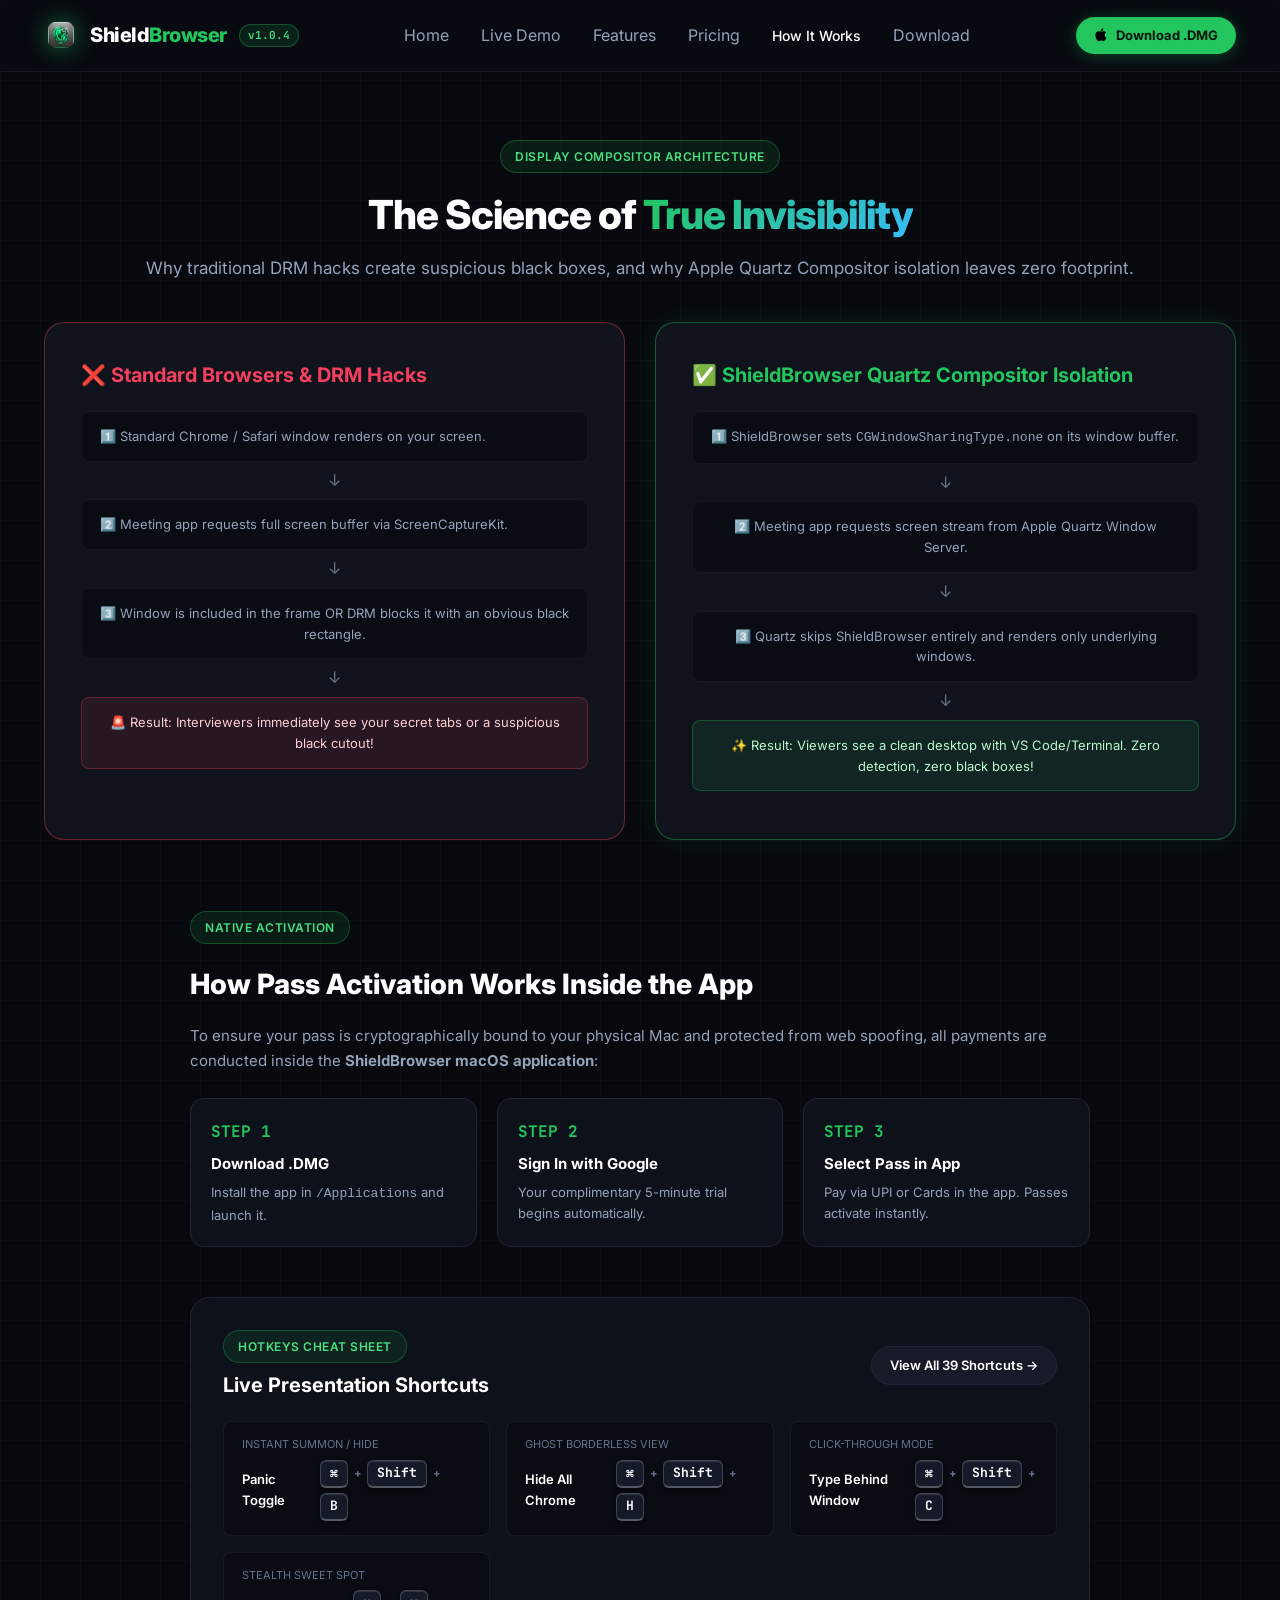
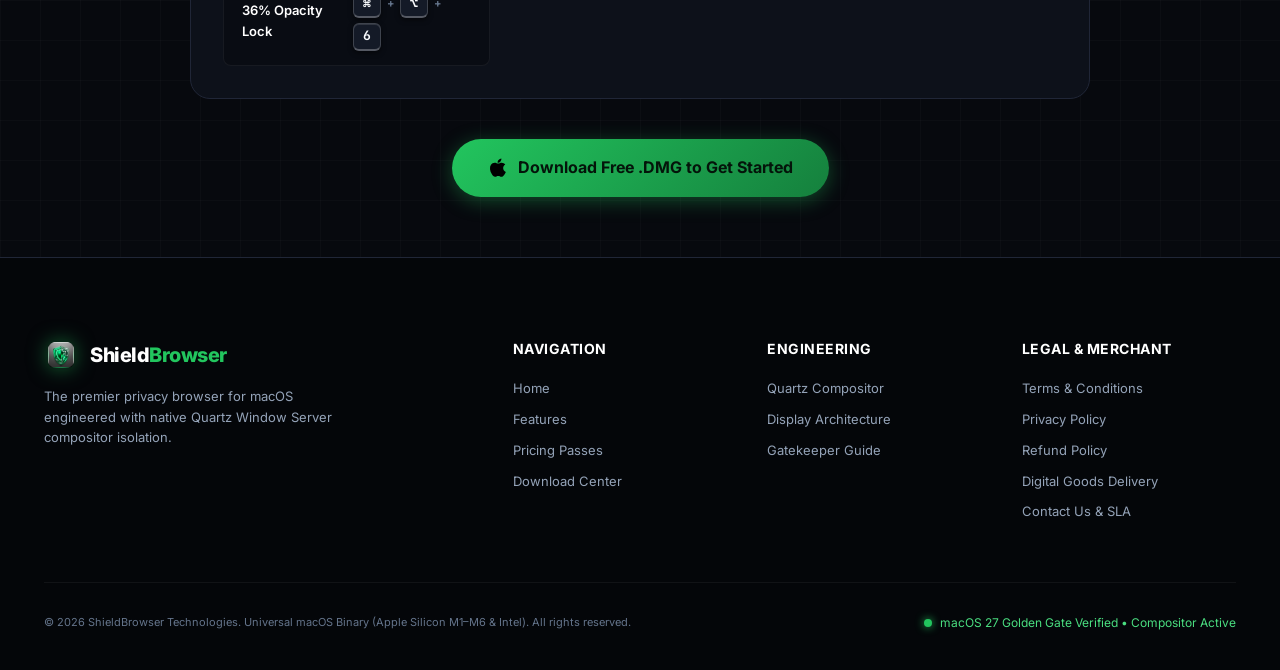
<file: how-it-works.html>
<!DOCTYPE html>
<html lang="en">
<head>
  <meta charset="UTF-8">
  <meta name="viewport" content="width=device-width, initial-scale=1.0">
  
  <title>How It Works — macOS Display Server Compositor Isolation</title>
  <meta name="title" content="How It Works — macOS Display Server Compositor Isolation">
  <meta name="description" content="Discover how ShieldBrowser utilizes macOS Quartz Compositor CGWindowSharingType.none to exclude windows from Zoom, Meet, Teams, and OBS with zero black boxes.">
  <meta name="keywords" content="how shieldbrowser works, cgwindowsharingtype none explainer, screen share bypass mac, invisible window macos architecture">
  <link rel="canonical" href="https://shield-browser.vercel.app/how-it-works">

  <meta property="og:type" content="website">
  <meta property="og:url" content="https://shield-browser.vercel.app/how-it-works">
  <meta property="og:title" content="How It Works — macOS Display Server Compositor Isolation">
  <meta property="og:description" content="How Apple's native Quartz Window Server compositor physically omits ShieldBrowser from video capture streams.">
  <meta property="og:image" content="assets/images/og-preview.svg">

  <link rel="icon" type="image/png" href="assets/icons/favicon.png">
  <link rel="apple-touch-icon" href="assets/icons/app-icon.png">
  <link rel="stylesheet" href="css/style.css">
  <link rel="stylesheet" href="css/animations.css">
  <link rel="stylesheet" href="css/responsive.css">

  <style>
    .hiw-hero {
      padding: 140px 0 60px 0;
      text-align: center;
    }
    .pipeline-comparison {
      display: grid;
      grid-template-columns: 1fr 1fr;
      gap: 30px;
      margin: 40px 0 70px 0;
    }
    .pipeline-card {
      background: var(--bg-surface);
      border: 1px solid var(--border-subtle);
      border-radius: var(--radius-lg);
      padding: 36px;
      position: relative;
    }
    .pipeline-card.bad {
      border-color: rgba(244, 63, 94, 0.4);
    }
    .pipeline-card.good {
      border-color: rgba(34, 197, 94, 0.4);
      box-shadow: 0 0 30px rgba(34, 197, 94, 0.1);
    }
    .pipeline-title {
      font-size: 20px;
      font-weight: 700;
      color: #ffffff;
      margin-bottom: 20px;
      display: flex;
      align-items: center;
      gap: 10px;
    }
    .pipeline-step {
      background: #090c13;
      border: 1px solid rgba(255, 255, 255, 0.05);
      border-radius: var(--radius-sm);
      padding: 14px 18px;
      margin-bottom: 12px;
      font-size: 13px;
      color: var(--text-secondary);
      display: flex;
      align-items: center;
      gap: 12px;
    }
    .step-arrow {
      text-align: center;
      color: var(--text-muted);
      font-size: 16px;
      margin: -6px 0 6px 0;
    }
    @media (max-width: 900px) {
      .pipeline-comparison {
        grid-template-columns: 1fr;
      }
    }
  </style>
</head>
<body class="cyber-grid">

  <!-- Fixed Navigation -->
  <header class="site-header">
    <div class="container nav-container">
      <a href="index.html" class="brand-logo">
        <img src="assets/icons/app-icon.png" alt="ShieldBrowser Logo" class="brand-logo-img">
        <span class="brand-name">Shield<span>Browser</span></span>
        <span class="version-pill">v1.0.4</span>
      </a>

      <nav>
        <ul class="nav-links">
          <li><a href="index.html">Home</a></li>
          <li><a href="index.html#demo">Live Demo</a></li>
          <li><a href="features.html">Features</a></li>
          <li><a href="pricing.html">Pricing</a></li>
          <li><a href="how-it-works.html" class="nav-link active">How It Works</a></li>
          <li><a href="download.html">Download</a></li>
        </ul>
      </nav>

      <div class="nav-actions">
        <a href="downloads/ShieldBrowser-v1.0.4.dmg" class="nav-download-btn btn-shimmer" download>
          <img src="assets/icons/apple-icon.svg" alt="Apple" style="width: 14px; height: 14px;">
          <span>Download .DMG</span>
        </a>
        <button class="mobile-menu-toggle" id="mobile-menu-toggle" aria-label="Toggle Menu">
          <span></span><span></span><span></span>
        </button>
      </div>
    </div>
  </header>

  <!-- Mobile Drawer -->
  <div class="mobile-drawer" id="mobile-drawer">
    <a href="index.html" class="nav-link">Home</a>
    <a href="features.html" class="nav-link">Features</a>
    <a href="pricing.html" class="nav-link">Pricing</a>
    <a href="how-it-works.html" class="nav-link">How It Works</a>
    <a href="download.html" class="nav-link">Download</a>
  </div>

  <main>
    <section class="hiw-hero">
      <div class="container">
        <div class="section-tag">Display Compositor Architecture</div>
        <h1 class="section-title">The Science of <span class="highlight">True Invisibility</span></h1>
        <p class="section-subtitle">
          Why traditional DRM hacks create suspicious black boxes, and why Apple Quartz Compositor isolation leaves zero footprint.
        </p>

        <!-- Pipeline Comparison -->
        <div class="pipeline-comparison">
          <!-- Bad: Standard Browsers -->
          <div class="pipeline-card bad tilt-card">
            <h2 class="pipeline-title">
              <span style="color: #f43f5e;">❌ Standard Browsers &amp; DRM Hacks</span>
            </h2>
            <div class="pipeline-step">
              <span>1️⃣ Standard Chrome / Safari window renders on your screen.</span>
            </div>
            <div class="step-arrow">↓</div>
            <div class="pipeline-step">
              <span>2️⃣ Meeting app requests full screen buffer via ScreenCaptureKit.</span>
            </div>
            <div class="step-arrow">↓</div>
            <div class="pipeline-step">
              <span>3️⃣ Window is included in the frame OR DRM blocks it with an obvious black rectangle.</span>
            </div>
            <div class="step-arrow">↓</div>
            <div class="pipeline-step" style="background: rgba(244, 63, 94, 0.1); border-color: rgba(244, 63, 94, 0.3); color: #fecdd3;">
              <span>🚨 Result: Interviewers immediately see your secret tabs or a suspicious black cutout!</span>
            </div>
          </div>

          <!-- Good: ShieldBrowser -->
          <div class="pipeline-card good tilt-card">
            <h2 class="pipeline-title">
              <span style="color: #22c55e;">✅ ShieldBrowser Quartz Compositor Isolation</span>
            </h2>
            <div class="pipeline-step">
              <span>1️⃣ ShieldBrowser sets <code>CGWindowSharingType.none</code> on its window buffer.</span>
            </div>
            <div class="step-arrow">↓</div>
            <div class="pipeline-step">
              <span>2️⃣ Meeting app requests screen stream from Apple Quartz Window Server.</span>
            </div>
            <div class="step-arrow">↓</div>
            <div class="pipeline-step">
              <span>3️⃣ Quartz skips ShieldBrowser entirely and renders only underlying windows.</span>
            </div>
            <div class="step-arrow">↓</div>
            <div class="pipeline-step" style="background: rgba(34, 197, 94, 0.1); border-color: rgba(34, 197, 94, 0.3); color: #bbf7d0;">
              <span>✨ Result: Viewers see a clean desktop with VS Code/Terminal. Zero detection, zero black boxes!</span>
            </div>
          </div>
        </div>

        <!-- 3 Step In-App Purchase Flow Details -->
        <div style="text-align: left; max-width: 900px; margin: 0 auto;">
          <div class="section-tag">Native Activation</div>
          <h2 style="font-size: 28px; font-weight: 800; color: #ffffff; margin-bottom: 16px;">
            How Pass Activation Works Inside the App
          </h2>
          <p style="font-size: 15px; color: var(--text-secondary); line-height: 1.7; margin-bottom: 24px;">
            To ensure your pass is cryptographically bound to your physical Mac and protected from web spoofing, all payments are conducted inside the <strong>ShieldBrowser macOS application</strong>:
          </p>

          <div style="display: grid; grid-template-columns: repeat(3, 1fr); gap: 20px; margin-bottom: 40px;">
            <div style="background: #0d111a; border: 1px solid var(--border-subtle); border-radius: var(--radius-md); padding: 20px;">
              <div style="color: var(--accent-emerald); font-family: var(--font-mono); font-weight: 700; margin-bottom: 8px;">STEP 1</div>
              <h3 style="color: #ffffff; font-size: 15px; margin-bottom: 6px;">Download .DMG</h3>
              <p style="font-size: 13px; color: var(--text-secondary);">Install the app in <code>/Applications</code> and launch it.</p>
            </div>
            <div style="background: #0d111a; border: 1px solid var(--border-subtle); border-radius: var(--radius-md); padding: 20px;">
              <div style="color: var(--accent-emerald); font-family: var(--font-mono); font-weight: 700; margin-bottom: 8px;">STEP 2</div>
              <h3 style="color: #ffffff; font-size: 15px; margin-bottom: 6px;">Sign In with Google</h3>
              <p style="font-size: 13px; color: var(--text-secondary);">Your complimentary 5-minute trial begins automatically.</p>
            </div>
            <div style="background: #0d111a; border: 1px solid var(--border-subtle); border-radius: var(--radius-md); padding: 20px;">
              <div style="color: var(--accent-emerald); font-family: var(--font-mono); font-weight: 700; margin-bottom: 8px;">STEP 3</div>
              <h3 style="color: #ffffff; font-size: 15px; margin-bottom: 6px;">Select Pass in App</h3>
              <p style="font-size: 13px; color: var(--text-secondary);">Pay via UPI or Cards in the app. Passes activate instantly.</p>
            </div>
          </div>

          <!-- Pro Keyboard Shortcuts Quick Reference -->
          <div style="margin: 50px 0 40px 0; background: #0d111a; border: 1px solid var(--border-subtle); border-radius: var(--radius-lg); padding: 32px;">
            <div style="display: flex; justify-content: space-between; align-items: center; margin-bottom: 20px; flex-wrap: wrap; gap: 12px;">
              <div>
                <div class="section-tag" style="margin-bottom: 6px;">Hotkeys Cheat Sheet</div>
                <h3 style="color: #ffffff; font-size: 20px; font-weight: 700;">Live Presentation Shortcuts</h3>
              </div>
              <a href="index.html#shortcuts" class="btn btn-secondary btn-sm">
                <span>View All 39 Shortcuts &rarr;</span>
              </a>
            </div>

            <div style="display: grid; grid-template-columns: repeat(auto-fit, minmax(240px, 1fr)); gap: 16px;">
              <div style="background: #090c13; padding: 14px 18px; border-radius: var(--radius-sm); border: 1px solid rgba(255,255,255,0.06);">
                <div style="color: var(--text-muted); font-size: 11px; text-transform: uppercase; margin-bottom: 6px;">Instant Summon / Hide</div>
                <div style="display: flex; align-items: center; justify-content: space-between;">
                  <span style="color: #ffffff; font-weight: 600; font-size: 13px;">Panic Toggle</span>
                  <span class="kbd-combo"><span class="kbd-key">⌘</span><span class="kbd-plus">+</span><span class="kbd-key">Shift</span><span class="kbd-plus">+</span><span class="kbd-key">B</span></span>
                </div>
              </div>

              <div style="background: #090c13; padding: 14px 18px; border-radius: var(--radius-sm); border: 1px solid rgba(255,255,255,0.06);">
                <div style="color: var(--text-muted); font-size: 11px; text-transform: uppercase; margin-bottom: 6px;">Ghost Borderless View</div>
                <div style="display: flex; align-items: center; justify-content: space-between;">
                  <span style="color: #ffffff; font-weight: 600; font-size: 13px;">Hide All Chrome</span>
                  <span class="kbd-combo"><span class="kbd-key">⌘</span><span class="kbd-plus">+</span><span class="kbd-key">Shift</span><span class="kbd-plus">+</span><span class="kbd-key">H</span></span>
                </div>
              </div>

              <div style="background: #090c13; padding: 14px 18px; border-radius: var(--radius-sm); border: 1px solid rgba(255,255,255,0.06);">
                <div style="color: var(--text-muted); font-size: 11px; text-transform: uppercase; margin-bottom: 6px;">Click-Through Mode</div>
                <div style="display: flex; align-items: center; justify-content: space-between;">
                  <span style="color: #ffffff; font-weight: 600; font-size: 13px;">Type Behind Window</span>
                  <span class="kbd-combo"><span class="kbd-key">⌘</span><span class="kbd-plus">+</span><span class="kbd-key">Shift</span><span class="kbd-plus">+</span><span class="kbd-key">C</span></span>
                </div>
              </div>

              <div style="background: #090c13; padding: 14px 18px; border-radius: var(--radius-sm); border: 1px solid rgba(255,255,255,0.06);">
                <div style="color: var(--text-muted); font-size: 11px; text-transform: uppercase; margin-bottom: 6px;">Stealth Sweet Spot</div>
                <div style="display: flex; align-items: center; justify-content: space-between;">
                  <span style="color: #ffffff; font-weight: 600; font-size: 13px;">36% Opacity Lock</span>
                  <span class="kbd-combo"><span class="kbd-key">⌘</span><span class="kbd-plus">+</span><span class="kbd-key">⌥</span><span class="kbd-plus">+</span><span class="kbd-key">6</span></span>
                </div>
              </div>
            </div>
          </div>

          <div style="text-align: center;">
            <a href="downloads/ShieldBrowser-v1.0.4.dmg" class="btn btn-primary btn-lg btn-shimmer" download>
              <img src="assets/icons/apple-icon.svg" alt="Apple" class="btn-icon" style="filter: brightness(0);">
              <span>Download Free .DMG to Get Started</span>
            </a>
          </div>
        </div>
      </div>
    </section>
  </main>

  <!-- Global Footer -->
  <footer class="site-footer">
    <div class="container">
      <div class="footer-top">
        <div class="footer-brand">
          <a href="index.html" class="brand-logo">
            <img src="assets/icons/app-icon.png" alt="ShieldBrowser" class="brand-logo-img">
            <span class="brand-name">Shield<span>Browser</span></span>
          </a>
          <p>The premier privacy browser for macOS engineered with native Quartz Window Server compositor isolation.</p>
        </div>
        <div class="footer-col">
          <h4>Navigation</h4>
          <ul class="footer-links">
            <li><a href="index.html">Home</a></li>
            <li><a href="features.html">Features</a></li>
            <li><a href="pricing.html">Pricing Passes</a></li>
            <li><a href="download.html">Download Center</a></li>
          </ul>
        </div>
        <div class="footer-col">
          <h4>Engineering</h4>
          <ul class="footer-links">
            <li><a href="features.html">Quartz Compositor</a></li>
            <li><a href="how-it-works.html">Display Architecture</a></li>
            <li><a href="download.html#gatekeeper">Gatekeeper Guide</a></li>
          </ul>
        </div>
        <div class="footer-col">
          <h4>Legal &amp; Merchant</h4>
          <ul class="footer-links">
            <li><a href="terms.html">Terms &amp; Conditions</a></li>
            <li><a href="privacy.html">Privacy Policy</a></li>
            <li><a href="refund-policy.html">Refund Policy</a></li>
            <li><a href="shipping.html">Digital Goods Delivery</a></li>
            <li><a href="contact.html">Contact Us &amp; SLA</a></li>
          </ul>
        </div>
      </div>
      <div class="footer-bottom">
        <div class="footer-legal-notice">© 2026 ShieldBrowser Technologies. Universal macOS Binary (Apple Silicon M1–M6 &amp; Intel). All rights reserved.</div>
        <div class="system-status"><span class="status-dot"></span><span>macOS 27 Golden Gate Verified • Compositor Active</span></div>
      </div>
    </div>
  </footer>

  <script src="js/main.js"></script>
</body>
</html>
</file>
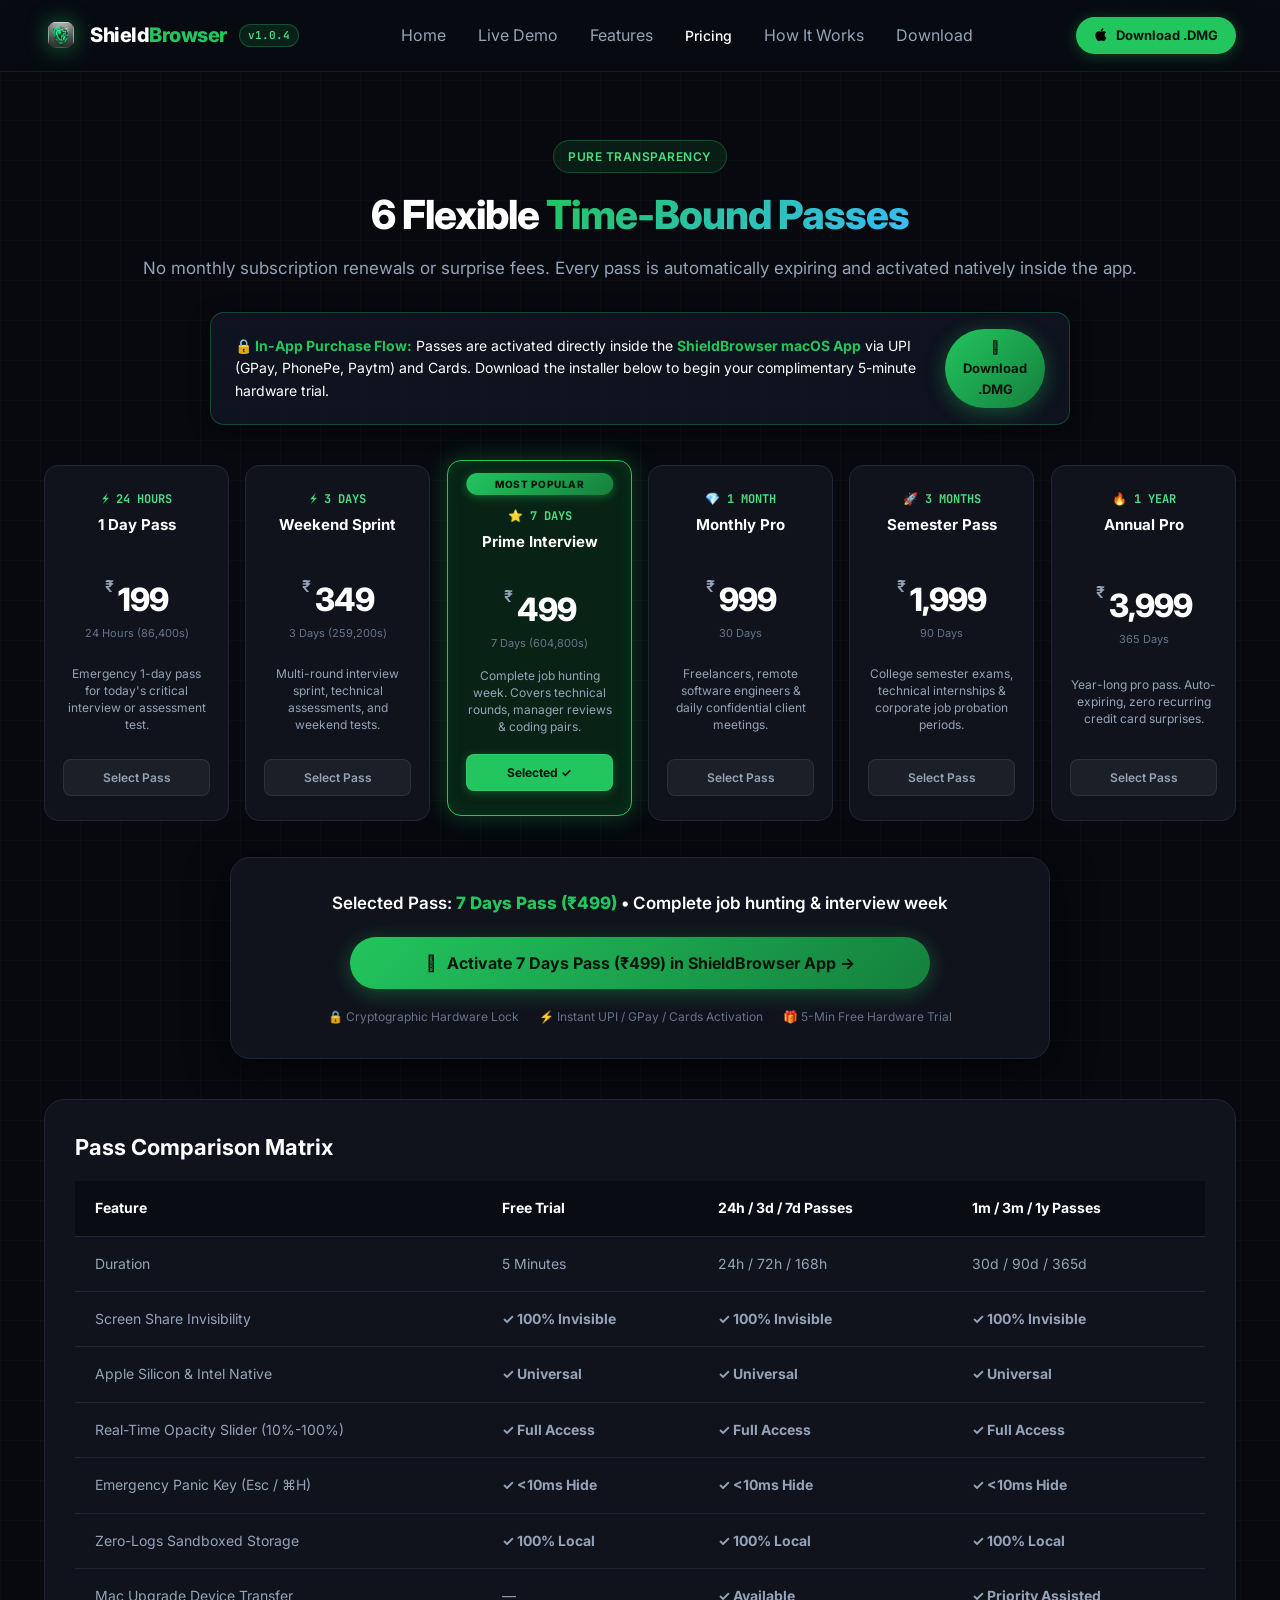
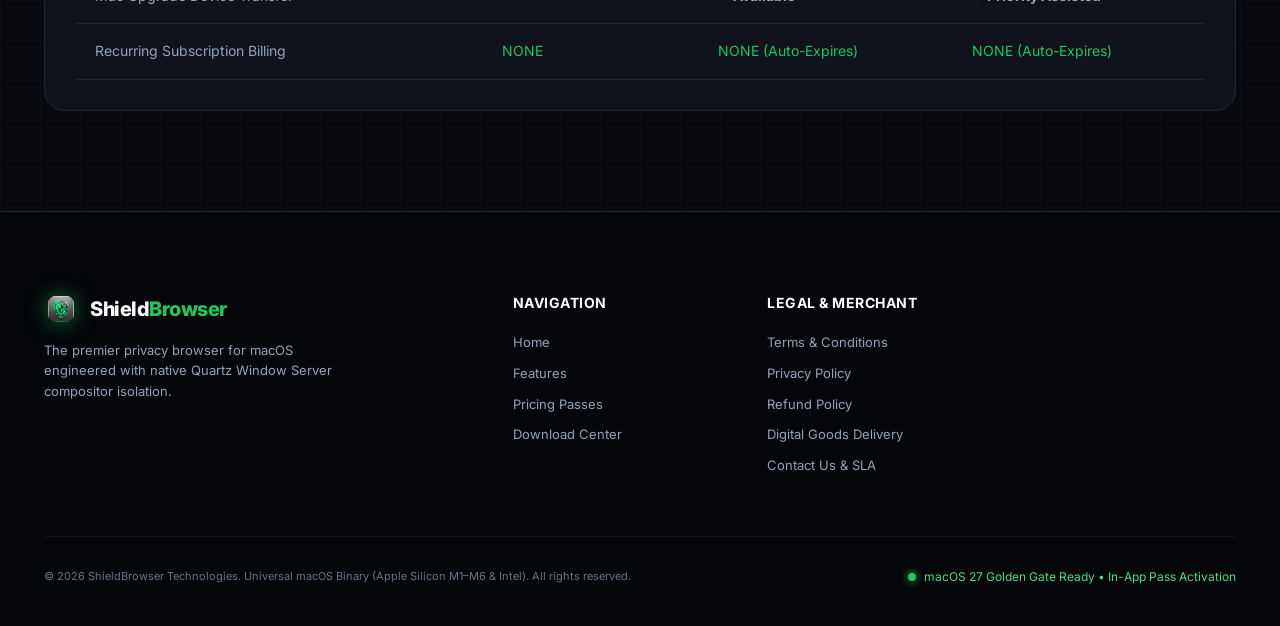
<file: pricing.html>
<!DOCTYPE html>
<html lang="en">
<head>
  <meta charset="UTF-8">
  <meta name="viewport" content="width=device-width, initial-scale=1.0">
  
  <title>Pricing Passes — ShieldBrowser for Mac (No Recurring Fees)</title>
  <meta name="title" content="Pricing Passes — ShieldBrowser for Mac (No Recurring Fees)">
  <meta name="description" content="Transparent, time-bound passes starting at ₹199. Zero recurring subscriptions. Native in-app activation with UPI and Cards on macOS.">
  <meta name="keywords" content="shieldbrowser pricing, invisible browser cost, stealth browser mac plans, buy private browser pass">
  <link rel="canonical" href="https://shield-browser.vercel.app/pricing">

  <meta property="og:type" content="website">
  <meta property="og:url" content="https://shield-browser.vercel.app/pricing">
  <meta property="og:title" content="Pricing Passes — ShieldBrowser for Mac (No Recurring Fees)">
  <meta property="og:description" content="Transparent, time-bound passes starting at ₹199. All activations inside the macOS app.">
  <meta property="og:image" content="assets/images/og-preview.svg">

  <link rel="icon" type="image/png" href="assets/icons/favicon.png">
  <link rel="apple-touch-icon" href="assets/icons/app-icon.png">
  <link rel="stylesheet" href="css/style.css">
  <link rel="stylesheet" href="css/animations.css">
  <link rel="stylesheet" href="css/responsive.css">

  <style>
    .pricing-hero {
      padding: 140px 0 60px 0;
      text-align: center;
    }
    .comparison-table-wrapper {
      background: var(--bg-surface);
      border: 1px solid var(--border-subtle);
      border-radius: var(--radius-lg);
      padding: 30px;
      overflow-x: auto;
      margin: 40px 0;
    }
    .comparison-table {
      width: 100%;
      border-collapse: collapse;
      text-align: left;
      font-size: 14px;
    }
    .comparison-table th, .comparison-table td {
      padding: 16px 20px;
      border-bottom: 1px solid var(--border-subtle);
    }
    .comparison-table th {
      color: #ffffff;
      font-weight: 700;
      background: #090c13;
    }
    .comparison-table td {
      color: var(--text-secondary);
    }
    .check-green {
      color: var(--accent-emerald);
      font-weight: 700;
    }
  </style>
</head>
<body class="cyber-grid">

  <!-- Fixed Navigation -->
  <header class="site-header">
    <div class="container nav-container">
      <a href="index.html" class="brand-logo">
        <img src="assets/icons/app-icon.png" alt="ShieldBrowser Logo" class="brand-logo-img">
        <span class="brand-name">Shield<span>Browser</span></span>
        <span class="version-pill">v1.0.4</span>
      </a>

      <nav>
        <ul class="nav-links">
          <li><a href="index.html">Home</a></li>
          <li><a href="index.html#demo">Live Demo</a></li>
          <li><a href="features.html">Features</a></li>
          <li><a href="pricing.html" class="nav-link active">Pricing</a></li>
          <li><a href="how-it-works.html">How It Works</a></li>
          <li><a href="download.html">Download</a></li>
        </ul>
      </nav>

      <div class="nav-actions">
        <a href="downloads/ShieldBrowser-v1.0.4.dmg" class="nav-download-btn btn-shimmer" download>
          <img src="assets/icons/apple-icon.svg" alt="Apple" style="width: 14px; height: 14px;">
          <span>Download .DMG</span>
        </a>
        <button class="mobile-menu-toggle" id="mobile-menu-toggle" aria-label="Toggle Menu">
          <span></span><span></span><span></span>
        </button>
      </div>
    </div>
  </header>

  <!-- Mobile Drawer -->
  <div class="mobile-drawer" id="mobile-drawer">
    <a href="index.html" class="nav-link">Home</a>
    <a href="features.html" class="nav-link">Features</a>
    <a href="pricing.html" class="nav-link">Pricing</a>
    <a href="how-it-works.html" class="nav-link">How It Works</a>
    <a href="download.html" class="nav-link">Download</a>
  </div>

  <main>
    <section class="pricing-hero">
      <div class="container">
        <div class="section-tag">Pure Transparency</div>
        <h1 class="section-title">6 Flexible <span class="highlight">Time-Bound Passes</span></h1>
        <p class="section-subtitle">
          No monthly subscription renewals or surprise fees. Every pass is automatically expiring and activated natively inside the app.
        </p>

        <!-- Notice Banner -->
        <div class="pricing-banner-notice" style="max-width: 860px; margin: 30px auto 40px auto; text-align: left;">
          <div class="pricing-notice-text">
            <strong>🔒 In-App Purchase Flow:</strong> Passes are activated directly inside the <strong>ShieldBrowser macOS App</strong> via UPI (GPay, PhonePe, Paytm) and Cards. Download the installer below to begin your complimentary 5-minute hardware trial.
          </div>
          <a href="downloads/ShieldBrowser-v1.0.4.dmg" class="btn btn-primary btn-sm" download>
            <span> Download .DMG</span>
          </a>
        </div>

        <!-- 6 Passes Card Grid -->
        <div class="pricing-grid">
          <div class="pricing-card" data-plan-id="plan-24hr">
            <div class="plan-header">
              <div class="plan-time-tag">⚡ 24 HOURS</div>
              <h3 class="plan-name">1 Day Pass</h3>
            </div>
            <div class="plan-price-box">
              <span class="plan-currency">₹</span>
              <span class="plan-amount">199</span>
              <span class="plan-duration">24 Hours (86,400s)</span>
            </div>
            <p class="plan-description">Emergency 1-day pass for today's critical interview or assessment test.</p>
            <div class="plan-select-indicator">Select Pass</div>
          </div>

          <div class="pricing-card" data-plan-id="plan-3days">
            <div class="plan-header">
              <div class="plan-time-tag">⚡ 3 DAYS</div>
              <h3 class="plan-name">Weekend Sprint</h3>
            </div>
            <div class="plan-price-box">
              <span class="plan-currency">₹</span>
              <span class="plan-amount">349</span>
              <span class="plan-duration">3 Days (259,200s)</span>
            </div>
            <p class="plan-description">Multi-round interview sprint, technical assessments, and weekend tests.</p>
            <div class="plan-select-indicator">Select Pass</div>
          </div>

          <div class="pricing-card selected" data-plan-id="plan-7days">
            <div class="pricing-badge-popular">MOST POPULAR</div>
            <div class="plan-header">
              <div class="plan-time-tag">⭐ 7 DAYS</div>
              <h3 class="plan-name">Prime Interview</h3>
            </div>
            <div class="plan-price-box">
              <span class="plan-currency">₹</span>
              <span class="plan-amount">499</span>
              <span class="plan-duration">7 Days (604,800s)</span>
            </div>
            <p class="plan-description">Complete job hunting week. Covers technical rounds, manager reviews &amp; coding pairs.</p>
            <div class="plan-select-indicator">Selected ✓</div>
          </div>

          <div class="pricing-card" data-plan-id="plan-1month">
            <div class="plan-header">
              <div class="plan-time-tag">💎 1 MONTH</div>
              <h3 class="plan-name">Monthly Pro</h3>
            </div>
            <div class="plan-price-box">
              <span class="plan-currency">₹</span>
              <span class="plan-amount">999</span>
              <span class="plan-duration">30 Days</span>
            </div>
            <p class="plan-description">Freelancers, remote software engineers &amp; daily confidential client meetings.</p>
            <div class="plan-select-indicator">Select Pass</div>
          </div>

          <div class="pricing-card" data-plan-id="plan-3months">
            <div class="plan-header">
              <div class="plan-time-tag">🚀 3 MONTHS</div>
              <h3 class="plan-name">Semester Pass</h3>
            </div>
            <div class="plan-price-box">
              <span class="plan-currency">₹</span>
              <span class="plan-amount">1,999</span>
              <span class="plan-duration">90 Days</span>
            </div>
            <p class="plan-description">College semester exams, technical internships &amp; corporate job probation periods.</p>
            <div class="plan-select-indicator">Select Pass</div>
          </div>

          <div class="pricing-card" data-plan-id="plan-1year">
            <div class="plan-header">
              <div class="plan-time-tag">🔥 1 YEAR</div>
              <h3 class="plan-name">Annual Pro</h3>
            </div>
            <div class="plan-price-box">
              <span class="plan-currency">₹</span>
              <span class="plan-amount">3,999</span>
              <span class="plan-duration">365 Days</span>
            </div>
            <p class="plan-description">Year-long pro pass. Auto-expiring, zero recurring credit card surprises.</p>
            <div class="plan-select-indicator">Select Pass</div>
          </div>
        </div>

        <!-- Action Section -->
        <div class="pricing-action-wrapper">
          <div class="selected-plan-summary" id="selected-plan-summary-text">
            Selected Pass: <span class="plan-glow">7 Days Pass (₹499)</span> • Complete job hunting &amp; interview week
          </div>
          <button class="btn btn-primary pricing-cta-btn btn-shimmer" id="btn-proceed-in-app">
            <span></span>
            <span>Activate 7 Days Pass (₹499) in ShieldBrowser App →</span>
          </button>
          <div class="pricing-guarantee-strip">
            <span>🔒 Cryptographic Hardware Lock</span>
            <span>⚡ Instant UPI / GPay / Cards Activation</span>
            <span>🎁 5-Min Free Hardware Trial</span>
          </div>
        </div>

        <!-- Feature Comparison Matrix -->
        <div class="comparison-table-wrapper tilt-card">
          <h2 style="color: #ffffff; font-size: 22px; margin-bottom: 16px; text-align: left;">Pass Comparison Matrix</h2>
          <table class="comparison-table">
            <thead>
              <tr>
                <th>Feature</th>
                <th>Free Trial</th>
                <th>24h / 3d / 7d Passes</th>
                <th>1m / 3m / 1y Passes</th>
              </tr>
            </thead>
            <tbody>
              <tr>
                <td>Duration</td>
                <td>5 Minutes</td>
                <td>24h / 72h / 168h</td>
                <td>30d / 90d / 365d</td>
              </tr>
              <tr>
                <td>Screen Share Invisibility</td>
                <td class="check-green">✓ 100% Invisible</td>
                <td class="check-green">✓ 100% Invisible</td>
                <td class="check-green">✓ 100% Invisible</td>
              </tr>
              <tr>
                <td>Apple Silicon &amp; Intel Native</td>
                <td class="check-green">✓ Universal</td>
                <td class="check-green">✓ Universal</td>
                <td class="check-green">✓ Universal</td>
              </tr>
              <tr>
                <td>Real-Time Opacity Slider (10%-100%)</td>
                <td class="check-green">✓ Full Access</td>
                <td class="check-green">✓ Full Access</td>
                <td class="check-green">✓ Full Access</td>
              </tr>
              <tr>
                <td>Emergency Panic Key (Esc / ⌘H)</td>
                <td class="check-green">✓ &lt;10ms Hide</td>
                <td class="check-green">✓ &lt;10ms Hide</td>
                <td class="check-green">✓ &lt;10ms Hide</td>
              </tr>
              <tr>
                <td>Zero-Logs Sandboxed Storage</td>
                <td class="check-green">✓ 100% Local</td>
                <td class="check-green">✓ 100% Local</td>
                <td class="check-green">✓ 100% Local</td>
              </tr>
              <tr>
                <td>Mac Upgrade Device Transfer</td>
                <td>—</td>
                <td class="check-green">✓ Available</td>
                <td class="check-green">✓ Priority Assisted</td>
              </tr>
              <tr>
                <td>Recurring Subscription Billing</td>
                <td style="color: #22c55e;">NONE</td>
                <td style="color: #22c55e;">NONE (Auto-Expires)</td>
                <td style="color: #22c55e;">NONE (Auto-Expires)</td>
              </tr>
            </tbody>
          </table>
        </div>
      </div>
    </section>
  </main>

  <!-- In-App Activation Modal -->
  <div class="modal-backdrop" id="in-app-activation-modal">
    <div class="modal-card">
      <button class="modal-close-btn" id="modal-close-btn">&times;</button>
      <img src="assets/icons/app-icon.png" alt="ShieldBrowser" class="modal-icon">
      <h3 class="modal-title">Activate <span id="modal-plan-title" class="highlight">7 Days Pass</span> (<span id="modal-plan-price">₹499</span>)</h3>
      <p class="modal-subtitle">
        For your device security and instant hardware cryptographic binding, passes are activated directly inside the <strong>ShieldBrowser macOS App</strong>:
      </p>

      <div class="modal-step-box">
        <span class="modal-step-badge">STEP 1</span>
        <div>
          <h4 class="modal-step-title">Download &amp; Open ShieldBrowser</h4>
          <p class="modal-step-desc">Get the universal macOS installer and move it to your <code>/Applications</code> folder.</p>
        </div>
      </div>

      <div class="modal-step-box">
        <span class="modal-step-badge">STEP 2</span>
        <div>
          <h4 class="modal-step-title">Sign In with Google</h4>
          <p class="modal-step-desc">Open the app and sign in. Your 5-minute complimentary hardware trial begins instantly.</p>
        </div>
      </div>

      <div class="modal-step-box">
        <span class="modal-step-badge">STEP 3</span>
        <div>
          <h4 class="modal-step-title">Select Pass &amp; Pay via UPI / Cards</h4>
          <p class="modal-step-desc">Click the account profile in the browser toolbar, select this pass, and complete payment. It activates in seconds!</p>
        </div>
      </div>

      <div class="modal-actions" style="flex-wrap: wrap;">
        <a href="downloads/ShieldBrowser-v1.0.4.dmg" class="btn btn-primary btn-shimmer" download style="flex: 1; min-width: 200px;">
          <span> Download .DMG (2.3 MB)</span>
        </a>
        <a href="https://www.mediafire.com/file/0jfihittclvhhkl/ShieldBrowser-v1.0.4.dmg/file" target="_blank" rel="noopener noreferrer" class="btn btn-secondary" style="flex: 1; min-width: 180px;">
          <span>🌐 MediaFire Mirror ↗</span>
        </a>
      </div>
    </div>
  </div>

  <!-- Global Footer -->
  <footer class="site-footer">
    <div class="container">
      <div class="footer-top">
        <div class="footer-brand">
          <a href="index.html" class="brand-logo">
            <img src="assets/icons/app-icon.png" alt="ShieldBrowser" class="brand-logo-img">
            <span class="brand-name">Shield<span>Browser</span></span>
          </a>
          <p>The premier privacy browser for macOS engineered with native Quartz Window Server compositor isolation.</p>
        </div>
        <div class="footer-col">
          <h4>Navigation</h4>
          <ul class="footer-links">
            <li><a href="index.html">Home</a></li>
            <li><a href="features.html">Features</a></li>
            <li><a href="pricing.html">Pricing Passes</a></li>
            <li><a href="download.html">Download Center</a></li>
          </ul>
        </div>
        <div class="footer-col">
          <h4>Legal &amp; Merchant</h4>
          <ul class="footer-links">
            <li><a href="terms.html">Terms &amp; Conditions</a></li>
            <li><a href="privacy.html">Privacy Policy</a></li>
            <li><a href="refund-policy.html">Refund Policy</a></li>
            <li><a href="shipping.html">Digital Goods Delivery</a></li>
            <li><a href="contact.html">Contact Us &amp; SLA</a></li>
          </ul>
        </div>
      </div>
      <div class="footer-bottom">
        <div class="footer-legal-notice">© 2026 ShieldBrowser Technologies. Universal macOS Binary (Apple Silicon M1–M6 &amp; Intel). All rights reserved.</div>
        <div class="system-status"><span class="status-dot"></span><span>macOS 27 Golden Gate Ready • In-App Pass Activation</span></div>
      </div>
    </div>
  </footer>

  <script src="js/pricing.js"></script>
  <script src="js/main.js"></script>
</body>
</html>
</file>
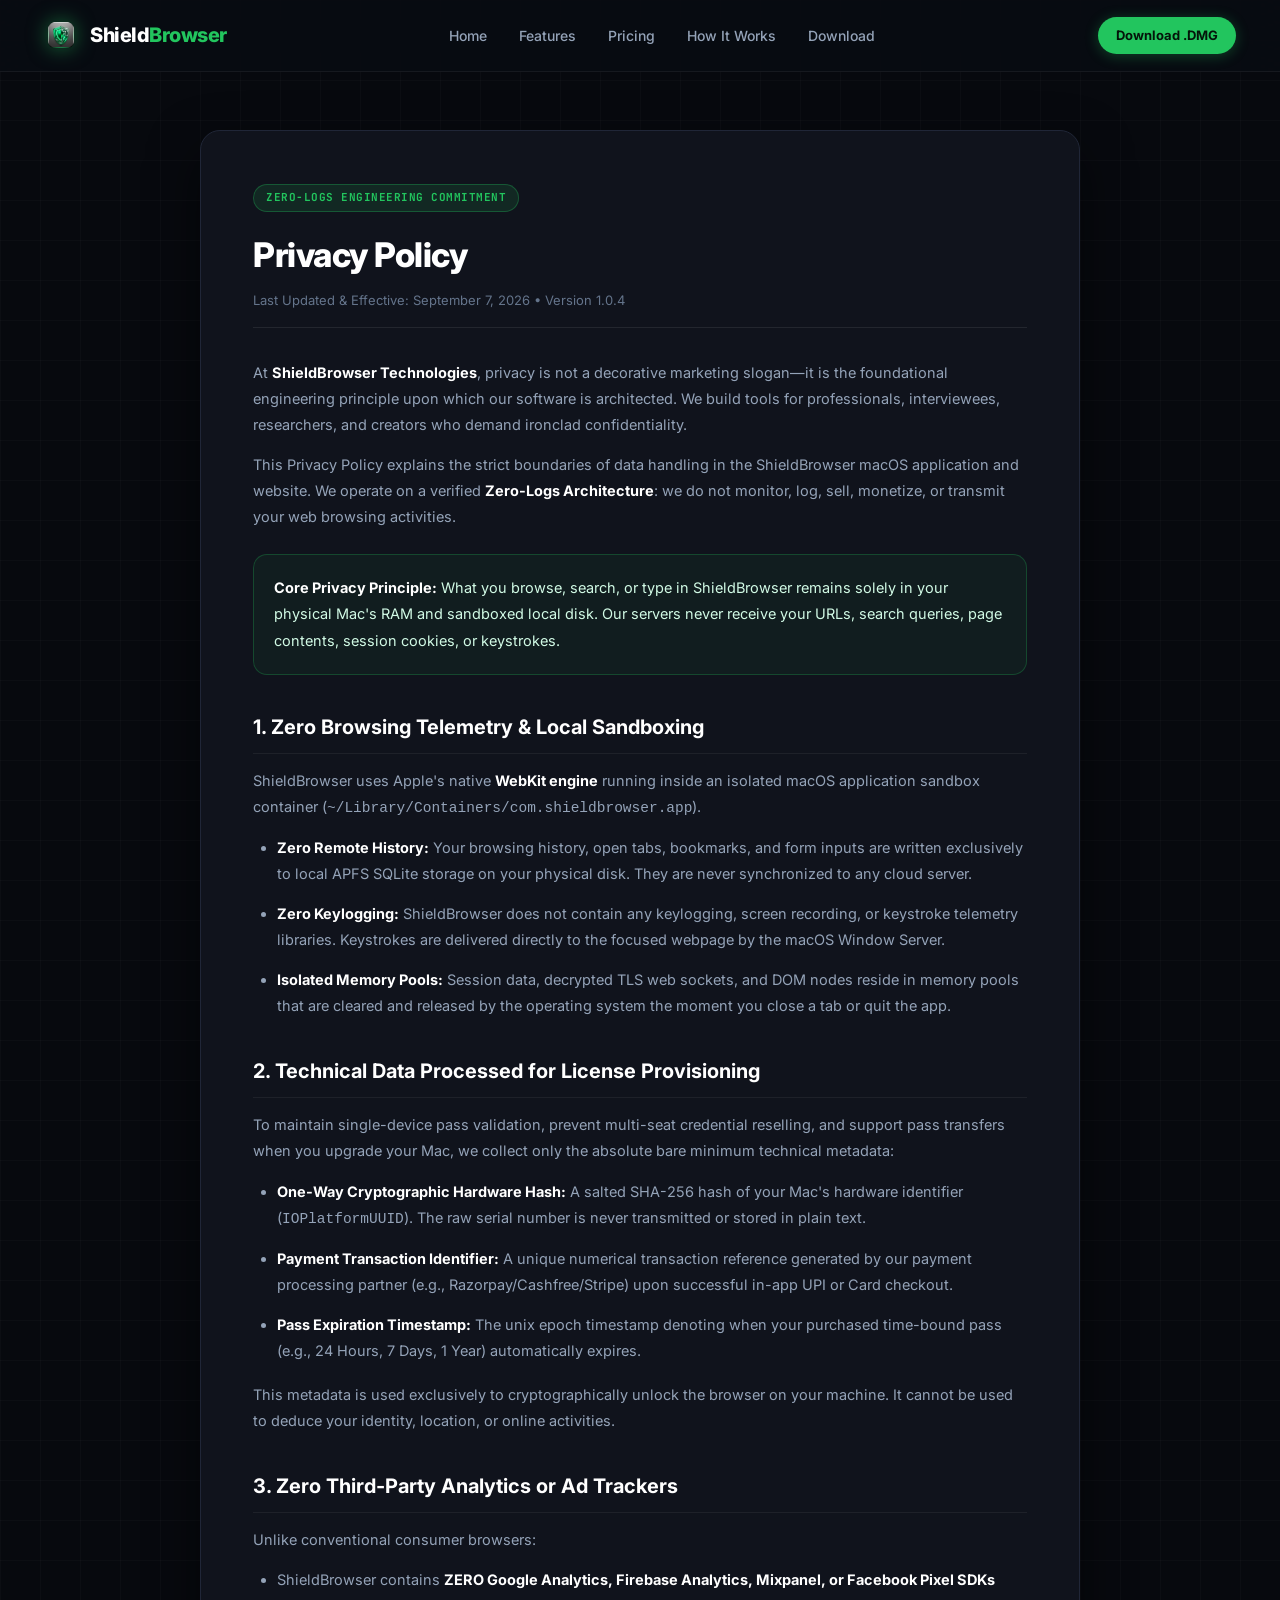
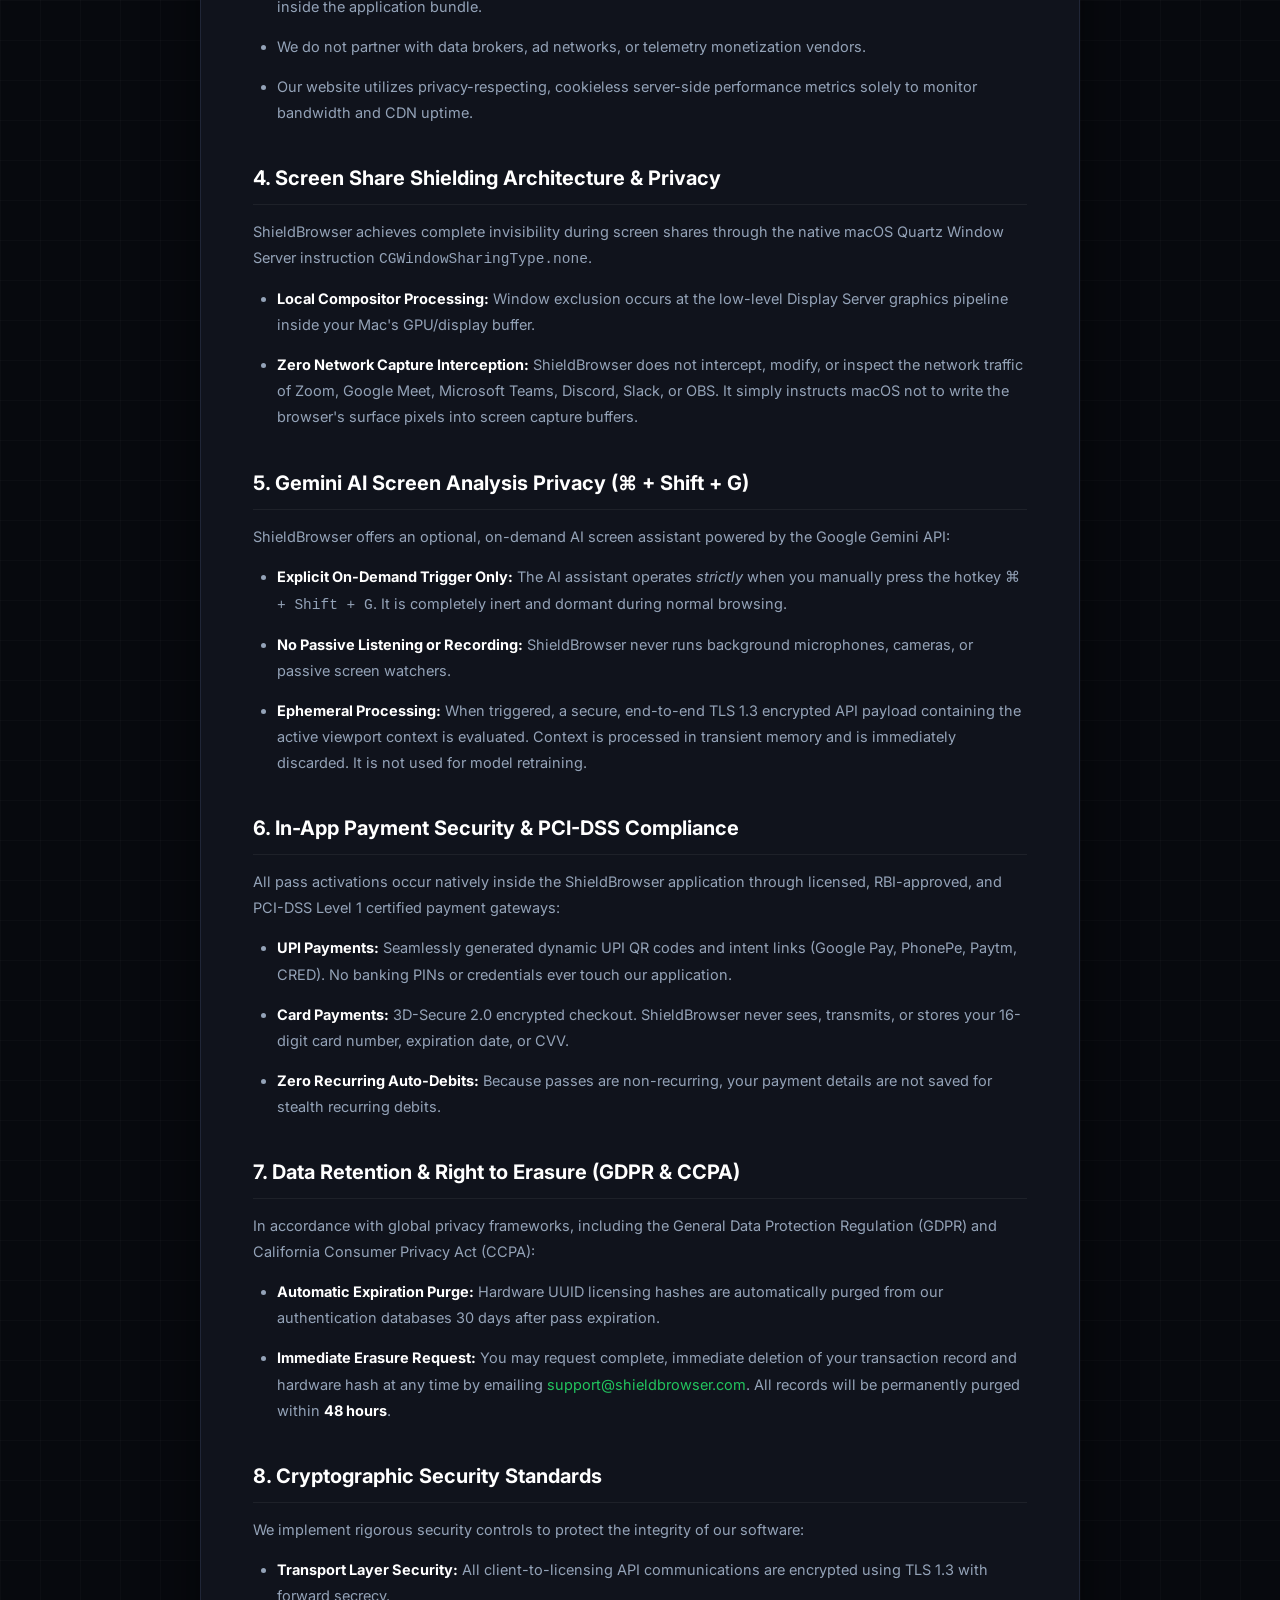
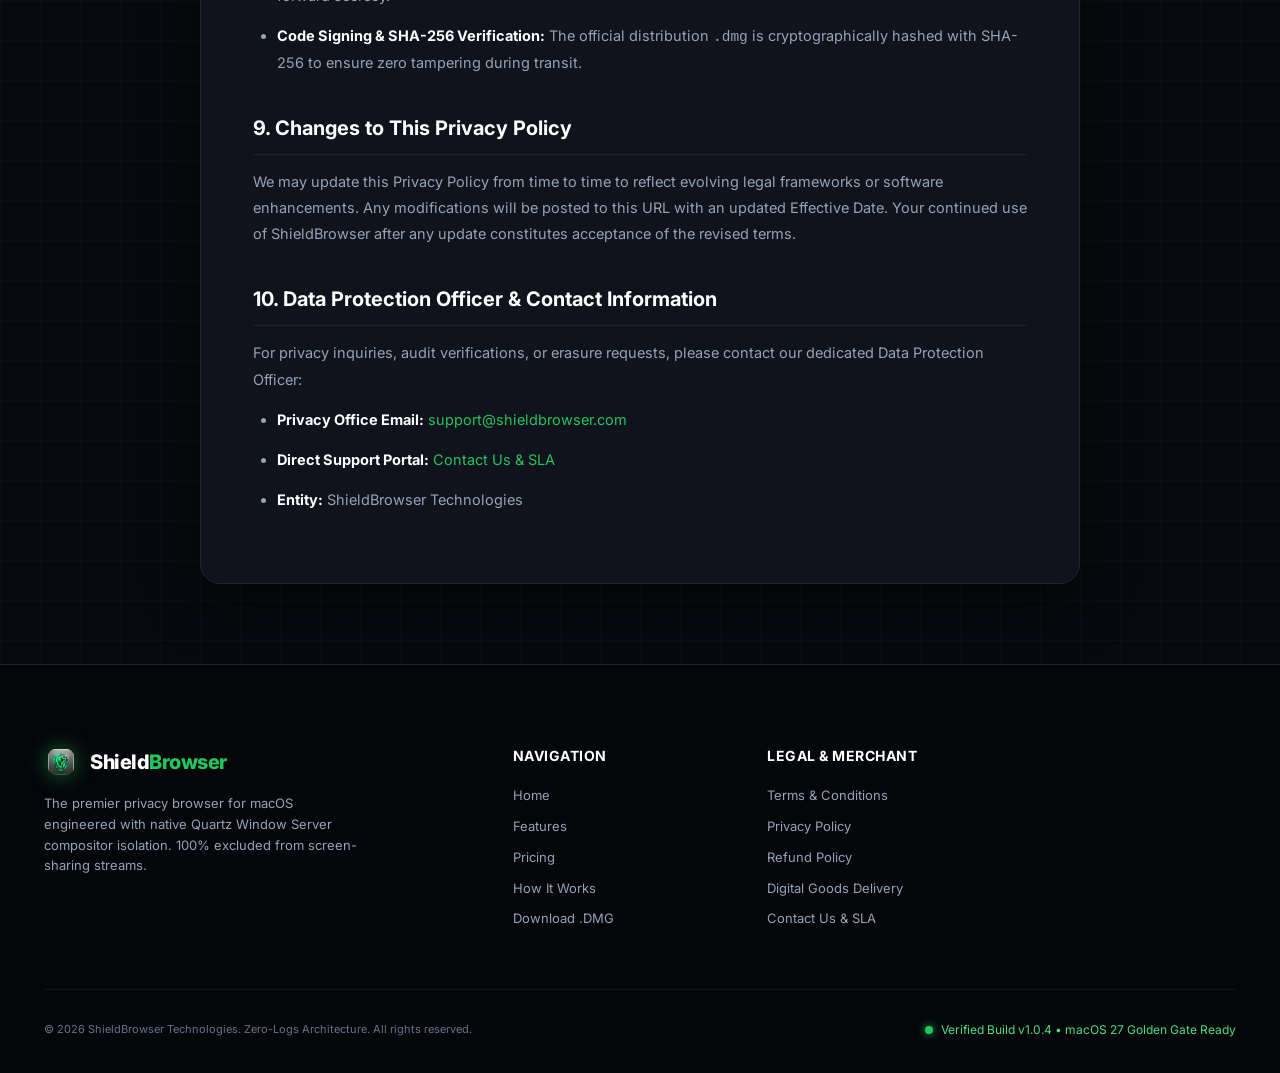
<file: privacy.html>
<!DOCTYPE html>
<html lang="en">
<head>
  <meta charset="UTF-8">
  <meta name="viewport" content="width=device-width, initial-scale=1.0">
  
  <title>Privacy Policy — ShieldBrowser Zero-Logs Architecture</title>
  <meta name="description" content="ShieldBrowser strict Zero-Logs privacy policy. No remote tracking, no telemetry, local sandboxed WebKit storage, and cryptographic hardware UUID binding.">
  <link rel="canonical" href="https://shield-browser.vercel.app/privacy">

  <link rel="icon" type="image/png" href="assets/icons/favicon.png">
  <link rel="apple-touch-icon" href="assets/icons/app-icon.png">
  <link rel="stylesheet" href="css/style.css">
  <link rel="stylesheet" href="css/animations.css">
  <link rel="stylesheet" href="css/responsive.css">

  <style>
    .legal-content {
      padding: 130px 0 80px 0;
      max-width: 880px;
    }
    .legal-card {
      background: var(--bg-surface);
      border: 1px solid var(--border-subtle);
      border-radius: var(--radius-lg);
      padding: 52px;
      box-shadow: 0 20px 50px rgba(0, 0, 0, 0.5);
    }
    .legal-badge {
      display: inline-block;
      font-family: var(--font-mono);
      font-size: 11px;
      font-weight: 700;
      color: var(--accent-emerald);
      background: rgba(34, 197, 94, 0.12);
      border: 1px solid rgba(34, 197, 94, 0.3);
      padding: 4px 12px;
      border-radius: var(--radius-pill);
      margin-bottom: 16px;
      letter-spacing: 0.5px;
      text-transform: uppercase;
    }
    .legal-card h1 {
      color: #ffffff;
      font-size: 34px;
      font-weight: 800;
      letter-spacing: -0.5px;
      margin-bottom: 8px;
    }
    .legal-date {
      color: var(--text-muted);
      font-size: 13px;
      margin-bottom: 32px;
      padding-bottom: 16px;
      border-bottom: 1px solid rgba(255, 255, 255, 0.08);
    }
    .legal-card h2 {
      color: #ffffff;
      font-size: 20px;
      font-weight: 700;
      margin: 36px 0 14px 0;
      border-bottom: 1px solid rgba(255, 255, 255, 0.06);
      padding-bottom: 10px;
      display: flex;
      align-items: center;
      gap: 10px;
    }
    .legal-card h3 {
      color: #e2e8f0;
      font-size: 16px;
      font-weight: 600;
      margin: 20px 0 8px 0;
    }
    .legal-card p, .legal-card li {
      font-size: 14.5px;
      line-height: 1.8;
      color: var(--text-secondary);
      margin-bottom: 14px;
    }
    .legal-card strong {
      color: #ffffff;
    }
    .legal-card ul {
      margin-left: 24px;
      margin-bottom: 18px;
    }
    .legal-highlight-box {
      background: rgba(34, 197, 94, 0.06);
      border: 1px solid rgba(34, 197, 94, 0.25);
      border-radius: var(--radius-md);
      padding: 20px;
      margin: 24px 0;
    }
    .legal-highlight-box p {
      margin-bottom: 0;
      color: #d1fae5;
    }
  </style>
</head>
<body class="cyber-grid">

  <!-- Header -->
  <header class="site-header">
    <div class="container nav-container">
      <a href="index.html" class="brand-logo">
        <img src="assets/icons/app-icon.png" alt="ShieldBrowser Logo" class="brand-logo-img">
        <span class="brand-name">Shield<span>Browser</span></span>
      </a>
      <nav>
        <ul class="nav-links">
          <li><a href="index.html" class="nav-link">Home</a></li>
          <li><a href="features.html" class="nav-link">Features</a></li>
          <li><a href="pricing.html" class="nav-link">Pricing</a></li>
          <li><a href="how-it-works.html" class="nav-link">How It Works</a></li>
          <li><a href="download.html" class="nav-link">Download</a></li>
        </ul>
      </nav>
      <div class="nav-actions">
        <a href="downloads/ShieldBrowser-v1.0.4.dmg" class="nav-download-btn" download>Download .DMG</a>
      </div>
    </div>
  </header>

  <main>
    <div class="container legal-content">
      <div class="legal-card">
        <div class="legal-badge">Zero-Logs Engineering Commitment</div>
        <h1>Privacy Policy</h1>
        <div class="legal-date">Last Updated &amp; Effective: September 7, 2026 • Version 1.0.4</div>

        <p>
          At <strong>ShieldBrowser Technologies</strong>, privacy is not a decorative marketing slogan—it is the foundational engineering principle upon which our software is architected. We build tools for professionals, interviewees, researchers, and creators who demand ironclad confidentiality.
        </p>
        <p>
          This Privacy Policy explains the strict boundaries of data handling in the ShieldBrowser macOS application and website. We operate on a verified <strong>Zero-Logs Architecture</strong>: we do not monitor, log, sell, monetize, or transmit your web browsing activities.
        </p>

        <div class="legal-highlight-box">
          <p>
            <strong>Core Privacy Principle:</strong> What you browse, search, or type in ShieldBrowser remains solely in your physical Mac's RAM and sandboxed local disk. Our servers never receive your URLs, search queries, page contents, session cookies, or keystrokes.
          </p>
        </div>

        <h2>1. Zero Browsing Telemetry &amp; Local Sandboxing</h2>
        <p>
          ShieldBrowser uses Apple's native <strong>WebKit engine</strong> running inside an isolated macOS application sandbox container (<code>~/Library/Containers/com.shieldbrowser.app</code>).
        </p>
        <ul>
          <li><strong>Zero Remote History:</strong> Your browsing history, open tabs, bookmarks, and form inputs are written exclusively to local APFS SQLite storage on your physical disk. They are never synchronized to any cloud server.</li>
          <li><strong>Zero Keylogging:</strong> ShieldBrowser does not contain any keylogging, screen recording, or keystroke telemetry libraries. Keystrokes are delivered directly to the focused webpage by the macOS Window Server.</li>
          <li><strong>Isolated Memory Pools:</strong> Session data, decrypted TLS web sockets, and DOM nodes reside in memory pools that are cleared and released by the operating system the moment you close a tab or quit the app.</li>
        </ul>

        <h2>2. Technical Data Processed for License Provisioning</h2>
        <p>
          To maintain single-device pass validation, prevent multi-seat credential reselling, and support pass transfers when you upgrade your Mac, we collect only the absolute bare minimum technical metadata:
        </p>
        <ul>
          <li><strong>One-Way Cryptographic Hardware Hash:</strong> A salted SHA-256 hash of your Mac's hardware identifier (<code>IOPlatformUUID</code>). The raw serial number is never transmitted or stored in plain text.</li>
          <li><strong>Payment Transaction Identifier:</strong> A unique numerical transaction reference generated by our payment processing partner (e.g., Razorpay/Cashfree/Stripe) upon successful in-app UPI or Card checkout.</li>
          <li><strong>Pass Expiration Timestamp:</strong> The unix epoch timestamp denoting when your purchased time-bound pass (e.g., 24 Hours, 7 Days, 1 Year) automatically expires.</li>
        </ul>
        <p>
          This metadata is used exclusively to cryptographically unlock the browser on your machine. It cannot be used to deduce your identity, location, or online activities.
        </p>

        <h2>3. Zero Third-Party Analytics or Ad Trackers</h2>
        <p>
          Unlike conventional consumer browsers:
        </p>
        <ul>
          <li>ShieldBrowser contains <strong>ZERO Google Analytics, Firebase Analytics, Mixpanel, or Facebook Pixel SDKs</strong> inside the application bundle.</li>
          <li>We do not partner with data brokers, ad networks, or telemetry monetization vendors.</li>
          <li>Our website utilizes privacy-respecting, cookieless server-side performance metrics solely to monitor bandwidth and CDN uptime.</li>
        </ul>

        <h2>4. Screen Share Shielding Architecture &amp; Privacy</h2>
        <p>
          ShieldBrowser achieves complete invisibility during screen shares through the native macOS Quartz Window Server instruction <code>CGWindowSharingType.none</code>.
        </p>
        <ul>
          <li><strong>Local Compositor Processing:</strong> Window exclusion occurs at the low-level Display Server graphics pipeline inside your Mac's GPU/display buffer.</li>
          <li><strong>Zero Network Capture Interception:</strong> ShieldBrowser does not intercept, modify, or inspect the network traffic of Zoom, Google Meet, Microsoft Teams, Discord, Slack, or OBS. It simply instructs macOS not to write the browser's surface pixels into screen capture buffers.</li>
        </ul>

        <h2>5. Gemini AI Screen Analysis Privacy (⌘ + Shift + G)</h2>
        <p>
          ShieldBrowser offers an optional, on-demand AI screen assistant powered by the Google Gemini API:
        </p>
        <ul>
          <li><strong>Explicit On-Demand Trigger Only:</strong> The AI assistant operates <em>strictly</em> when you manually press the hotkey <code>⌘ + Shift + G</code>. It is completely inert and dormant during normal browsing.</li>
          <li><strong>No Passive Listening or Recording:</strong> ShieldBrowser never runs background microphones, cameras, or passive screen watchers.</li>
          <li><strong>Ephemeral Processing:</strong> When triggered, a secure, end-to-end TLS 1.3 encrypted API payload containing the active viewport context is evaluated. Context is processed in transient memory and is immediately discarded. It is not used for model retraining.</li>
        </ul>

        <h2>6. In-App Payment Security &amp; PCI-DSS Compliance</h2>
        <p>
          All pass activations occur natively inside the ShieldBrowser application through licensed, RBI-approved, and PCI-DSS Level 1 certified payment gateways:
        </p>
        <ul>
          <li><strong>UPI Payments:</strong> Seamlessly generated dynamic UPI QR codes and intent links (Google Pay, PhonePe, Paytm, CRED). No banking PINs or credentials ever touch our application.</li>
          <li><strong>Card Payments:</strong> 3D-Secure 2.0 encrypted checkout. ShieldBrowser never sees, transmits, or stores your 16-digit card number, expiration date, or CVV.</li>
          <li><strong>Zero Recurring Auto-Debits:</strong> Because passes are non-recurring, your payment details are not saved for stealth recurring debits.</li>
        </ul>

        <h2>7. Data Retention &amp; Right to Erasure (GDPR &amp; CCPA)</h2>
        <p>
          In accordance with global privacy frameworks, including the General Data Protection Regulation (GDPR) and California Consumer Privacy Act (CCPA):
        </p>
        <ul>
          <li><strong>Automatic Expiration Purge:</strong> Hardware UUID licensing hashes are automatically purged from our authentication databases 30 days after pass expiration.</li>
          <li><strong>Immediate Erasure Request:</strong> You may request complete, immediate deletion of your transaction record and hardware hash at any time by emailing <a href="mailto:support@shieldbrowser.com" style="color: var(--accent-emerald);">support@shieldbrowser.com</a>. All records will be permanently purged within <strong>48 hours</strong>.</li>
        </ul>

        <h2>8. Cryptographic Security Standards</h2>
        <p>
          We implement rigorous security controls to protect the integrity of our software:
        </p>
        <ul>
          <li><strong>Transport Layer Security:</strong> All client-to-licensing API communications are encrypted using TLS 1.3 with forward secrecy.</li>
          <li><strong>Code Signing &amp; SHA-256 Verification:</strong> The official distribution <code>.dmg</code> is cryptographically hashed with SHA-256 to ensure zero tampering during transit.</li>
        </ul>

        <h2>9. Changes to This Privacy Policy</h2>
        <p>
          We may update this Privacy Policy from time to time to reflect evolving legal frameworks or software enhancements. Any modifications will be posted to this URL with an updated Effective Date. Your continued use of ShieldBrowser after any update constitutes acceptance of the revised terms.
        </p>

        <h2>10. Data Protection Officer &amp; Contact Information</h2>
        <p>
          For privacy inquiries, audit verifications, or erasure requests, please contact our dedicated Data Protection Officer:
        </p>
        <ul>
          <li><strong>Privacy Office Email:</strong> <a href="mailto:support@shieldbrowser.com" style="color: var(--accent-emerald);">support@shieldbrowser.com</a></li>
          <li><strong>Direct Support Portal:</strong> <a href="contact.html" style="color: var(--accent-emerald);">Contact Us &amp; SLA</a></li>
          <li><strong>Entity:</strong> ShieldBrowser Technologies</li>
        </ul>
      </div>
    </div>
  </main>

  <footer class="site-footer">
    <div class="container">
      <div class="footer-top">
        <div class="footer-brand">
          <a href="index.html" class="brand-logo">
            <img src="assets/icons/app-icon.png" alt="ShieldBrowser" class="brand-logo-img">
            <span class="brand-name">Shield<span>Browser</span></span>
          </a>
          <p>
            The premier privacy browser for macOS engineered with native Quartz Window Server compositor isolation. 100% excluded from screen-sharing streams.
          </p>
        </div>
        <div class="footer-col">
          <h4>Navigation</h4>
          <ul class="footer-links">
            <li><a href="index.html">Home</a></li>
            <li><a href="features.html">Features</a></li>
            <li><a href="pricing.html">Pricing</a></li>
            <li><a href="how-it-works.html">How It Works</a></li>
            <li><a href="download.html">Download .DMG</a></li>
          </ul>
        </div>
        <div class="footer-col">
          <h4>Legal &amp; Merchant</h4>
          <ul class="footer-links">
            <li><a href="terms.html">Terms &amp; Conditions</a></li>
            <li><a href="privacy.html">Privacy Policy</a></li>
            <li><a href="refund-policy.html">Refund Policy</a></li>
            <li><a href="shipping.html">Digital Goods Delivery</a></li>
            <li><a href="contact.html">Contact Us &amp; SLA</a></li>
          </ul>
        </div>
      </div>
      <div class="footer-bottom">
        <div class="footer-legal-notice">
          © 2026 ShieldBrowser Technologies. Zero-Logs Architecture. All rights reserved.
        </div>
        <div class="system-status">
          <span class="status-dot"></span>
          <span>Verified Build v1.0.4 • macOS 27 Golden Gate Ready</span>
        </div>
      </div>
    </div>
  </footer>
</body>
</html>
</file>
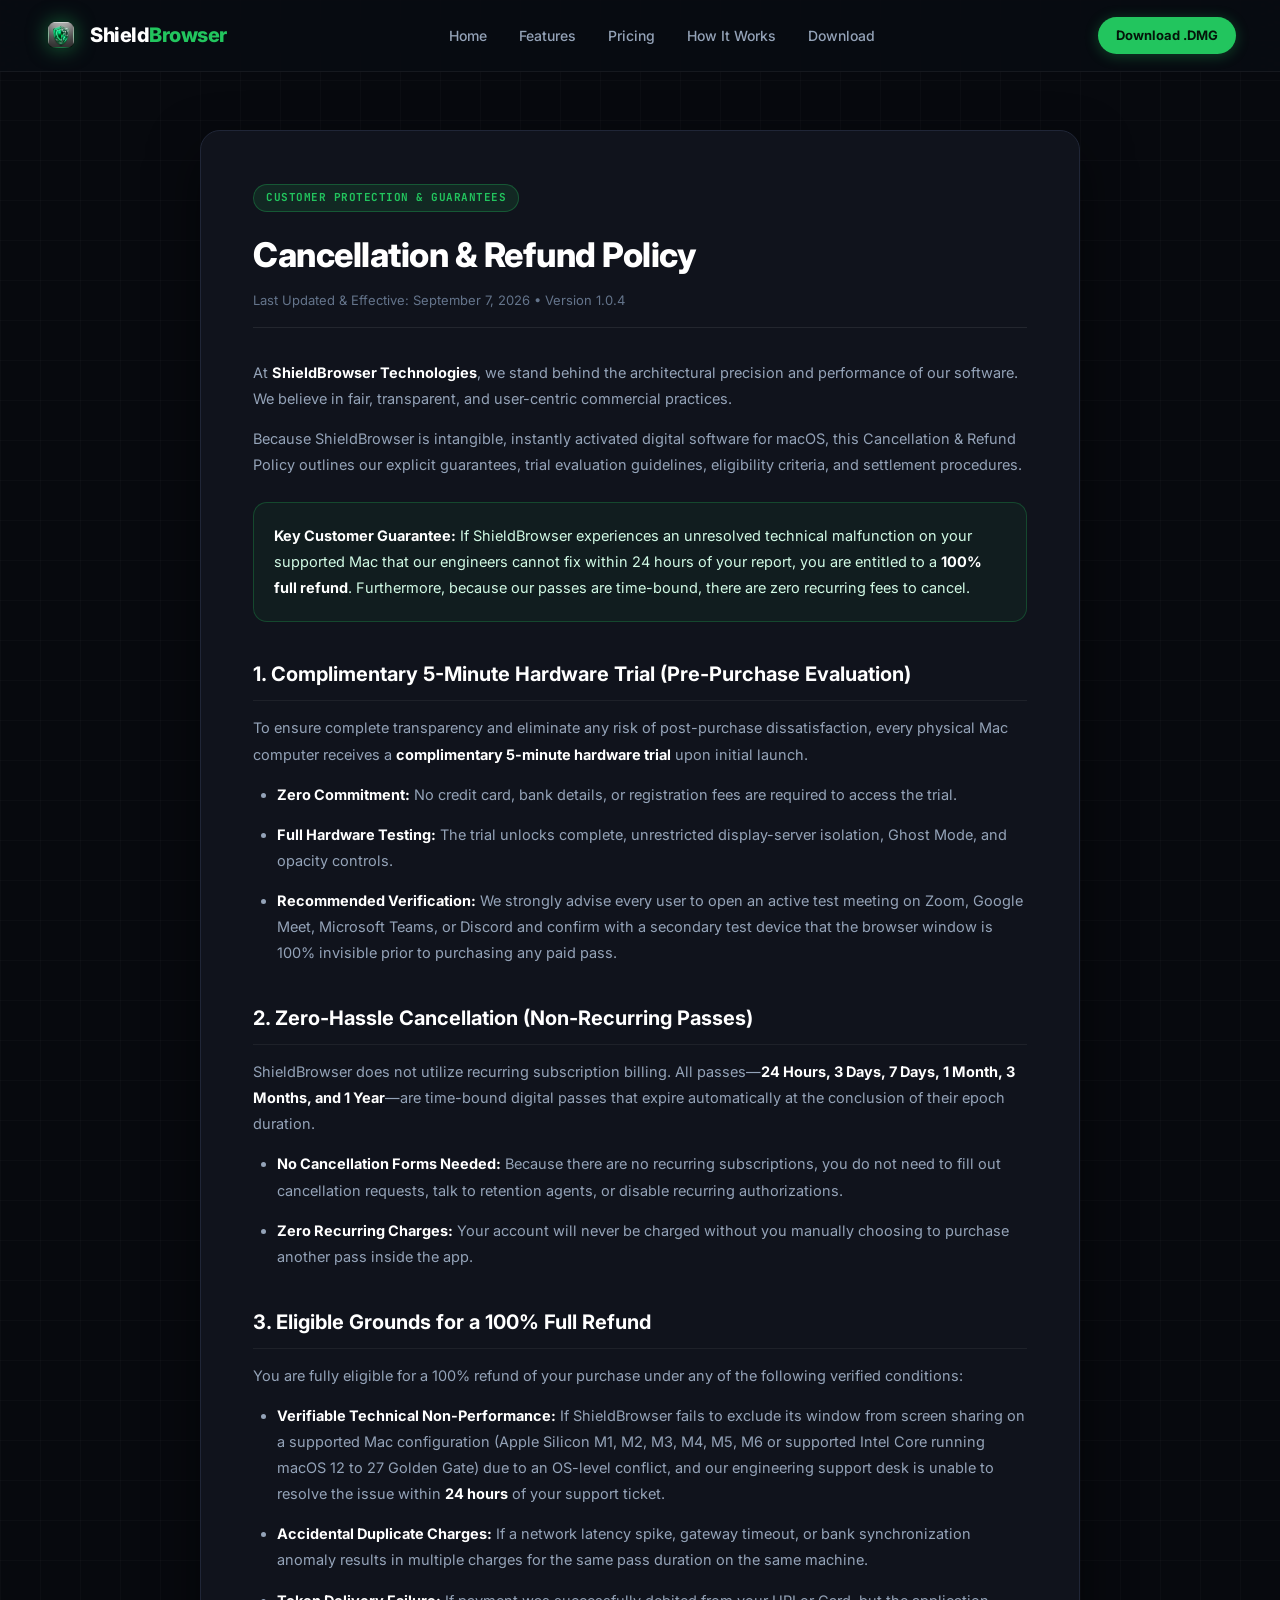
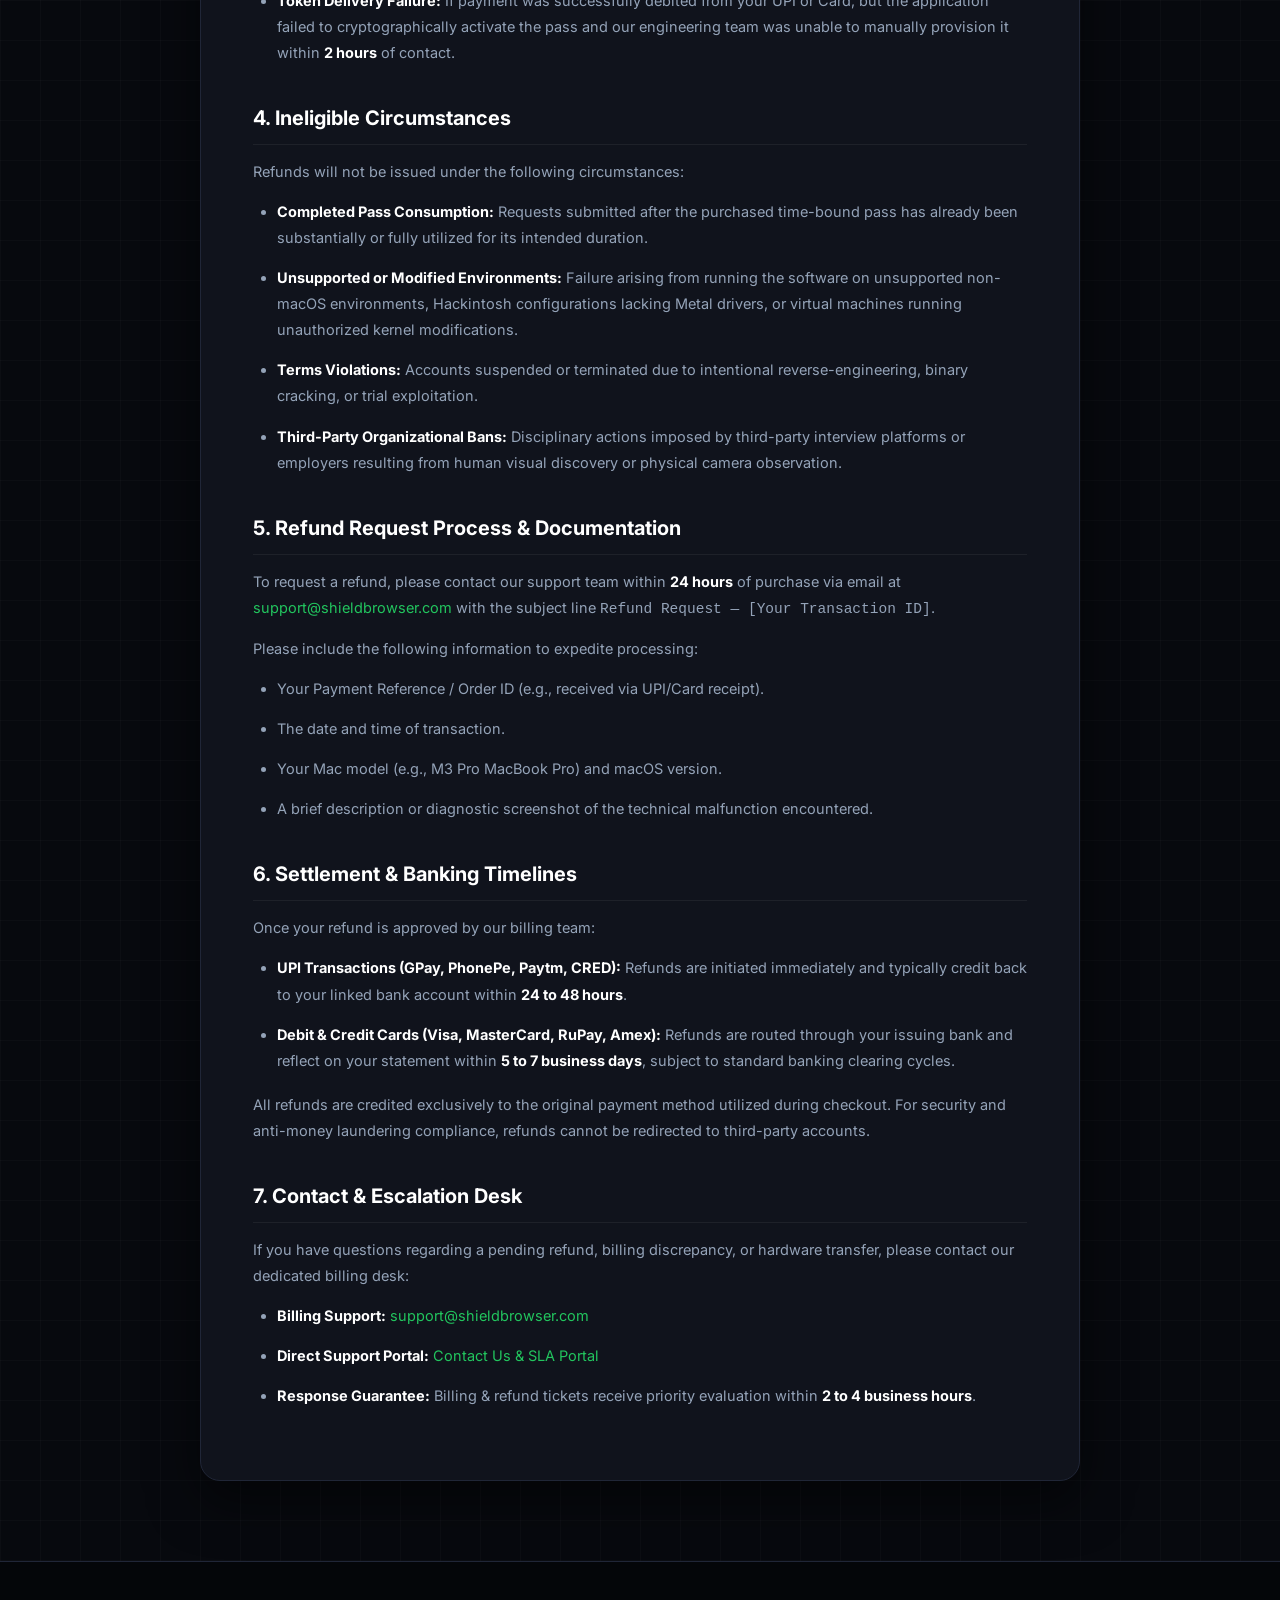
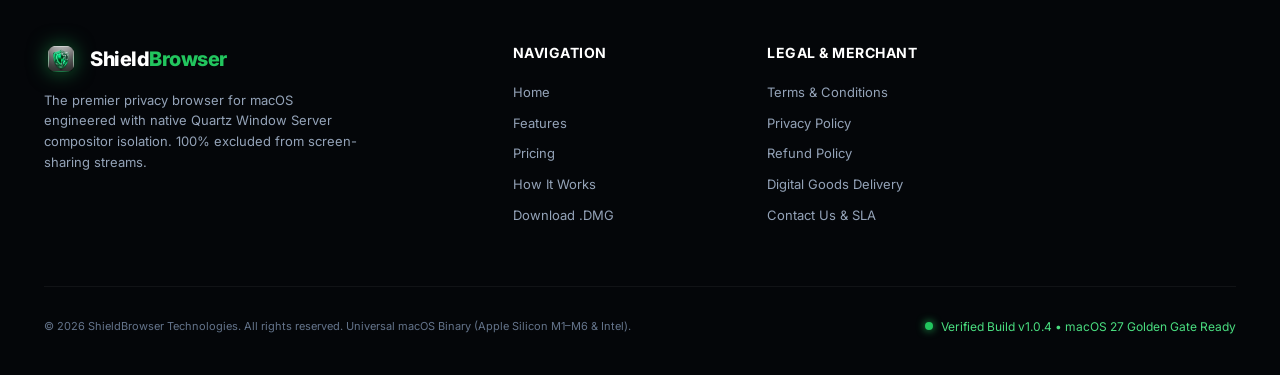
<file: refund-policy.html>
<!DOCTYPE html>
<html lang="en">
<head>
  <meta charset="UTF-8">
  <meta name="viewport" content="width=device-width, initial-scale=1.0">
  
  <title>Cancellation &amp; Refund Policy — ShieldBrowser macOS</title>
  <meta name="description" content="ShieldBrowser cancellation and refund policy. 5-minute complimentary hardware trial, 100% technical malfunction refund guarantee, and zero auto-renewing subscriptions.">
  <link rel="canonical" href="https://shield-browser.vercel.app/refund-policy">

  <link rel="icon" type="image/png" href="assets/icons/favicon.png">
  <link rel="apple-touch-icon" href="assets/icons/app-icon.png">
  <link rel="stylesheet" href="css/style.css">
  <link rel="stylesheet" href="css/animations.css">
  <link rel="stylesheet" href="css/responsive.css">

  <style>
    .legal-content {
      padding: 130px 0 80px 0;
      max-width: 880px;
    }
    .legal-card {
      background: var(--bg-surface);
      border: 1px solid var(--border-subtle);
      border-radius: var(--radius-lg);
      padding: 52px;
      box-shadow: 0 20px 50px rgba(0, 0, 0, 0.5);
    }
    .legal-badge {
      display: inline-block;
      font-family: var(--font-mono);
      font-size: 11px;
      font-weight: 700;
      color: var(--accent-emerald);
      background: rgba(34, 197, 94, 0.12);
      border: 1px solid rgba(34, 197, 94, 0.3);
      padding: 4px 12px;
      border-radius: var(--radius-pill);
      margin-bottom: 16px;
      letter-spacing: 0.5px;
      text-transform: uppercase;
    }
    .legal-card h1 {
      color: #ffffff;
      font-size: 34px;
      font-weight: 800;
      letter-spacing: -0.5px;
      margin-bottom: 8px;
    }
    .legal-date {
      color: var(--text-muted);
      font-size: 13px;
      margin-bottom: 32px;
      padding-bottom: 16px;
      border-bottom: 1px solid rgba(255, 255, 255, 0.08);
    }
    .legal-card h2 {
      color: #ffffff;
      font-size: 20px;
      font-weight: 700;
      margin: 36px 0 14px 0;
      border-bottom: 1px solid rgba(255, 255, 255, 0.06);
      padding-bottom: 10px;
      display: flex;
      align-items: center;
      gap: 10px;
    }
    .legal-card h3 {
      color: #e2e8f0;
      font-size: 16px;
      font-weight: 600;
      margin: 20px 0 8px 0;
    }
    .legal-card p, .legal-card li {
      font-size: 14.5px;
      line-height: 1.8;
      color: var(--text-secondary);
      margin-bottom: 14px;
    }
    .legal-card strong {
      color: #ffffff;
    }
    .legal-card ul {
      margin-left: 24px;
      margin-bottom: 18px;
    }
    .legal-highlight-box {
      background: rgba(34, 197, 94, 0.06);
      border: 1px solid rgba(34, 197, 94, 0.25);
      border-radius: var(--radius-md);
      padding: 20px;
      margin: 24px 0;
    }
    .legal-highlight-box p {
      margin-bottom: 0;
      color: #d1fae5;
    }
  </style>
</head>
<body class="cyber-grid">

  <!-- Header -->
  <header class="site-header">
    <div class="container nav-container">
      <a href="index.html" class="brand-logo">
        <img src="assets/icons/app-icon.png" alt="ShieldBrowser Logo" class="brand-logo-img">
        <span class="brand-name">Shield<span>Browser</span></span>
      </a>
      <nav>
        <ul class="nav-links">
          <li><a href="index.html" class="nav-link">Home</a></li>
          <li><a href="features.html" class="nav-link">Features</a></li>
          <li><a href="pricing.html" class="nav-link">Pricing</a></li>
          <li><a href="how-it-works.html" class="nav-link">How It Works</a></li>
          <li><a href="download.html" class="nav-link">Download</a></li>
        </ul>
      </nav>
      <div class="nav-actions">
        <a href="downloads/ShieldBrowser-v1.0.4.dmg" class="nav-download-btn" download>Download .DMG</a>
      </div>
    </div>
  </header>

  <main>
    <div class="container legal-content">
      <div class="legal-card">
        <div class="legal-badge">Customer Protection &amp; Guarantees</div>
        <h1>Cancellation &amp; Refund Policy</h1>
        <div class="legal-date">Last Updated &amp; Effective: September 7, 2026 • Version 1.0.4</div>

        <p>
          At <strong>ShieldBrowser Technologies</strong>, we stand behind the architectural precision and performance of our software. We believe in fair, transparent, and user-centric commercial practices.
        </p>
        <p>
          Because ShieldBrowser is intangible, instantly activated digital software for macOS, this Cancellation &amp; Refund Policy outlines our explicit guarantees, trial evaluation guidelines, eligibility criteria, and settlement procedures.
        </p>

        <div class="legal-highlight-box">
          <p>
            <strong>Key Customer Guarantee:</strong> If ShieldBrowser experiences an unresolved technical malfunction on your supported Mac that our engineers cannot fix within 24 hours of your report, you are entitled to a <strong>100% full refund</strong>. Furthermore, because our passes are time-bound, there are zero recurring fees to cancel.
          </p>
        </div>

        <h2>1. Complimentary 5-Minute Hardware Trial (Pre-Purchase Evaluation)</h2>
        <p>
          To ensure complete transparency and eliminate any risk of post-purchase dissatisfaction, every physical Mac computer receives a <strong>complimentary 5-minute hardware trial</strong> upon initial launch.
        </p>
        <ul>
          <li><strong>Zero Commitment:</strong> No credit card, bank details, or registration fees are required to access the trial.</li>
          <li><strong>Full Hardware Testing:</strong> The trial unlocks complete, unrestricted display-server isolation, Ghost Mode, and opacity controls.</li>
          <li><strong>Recommended Verification:</strong> We strongly advise every user to open an active test meeting on Zoom, Google Meet, Microsoft Teams, or Discord and confirm with a secondary test device that the browser window is 100% invisible prior to purchasing any paid pass.</li>
        </ul>

        <h2>2. Zero-Hassle Cancellation (Non-Recurring Passes)</h2>
        <p>
          ShieldBrowser does not utilize recurring subscription billing. All passes—<strong>24 Hours, 3 Days, 7 Days, 1 Month, 3 Months, and 1 Year</strong>—are time-bound digital passes that expire automatically at the conclusion of their epoch duration.
        </p>
        <ul>
          <li><strong>No Cancellation Forms Needed:</strong> Because there are no recurring subscriptions, you do not need to fill out cancellation requests, talk to retention agents, or disable recurring authorizations.</li>
          <li><strong>Zero Recurring Charges:</strong> Your account will never be charged without you manually choosing to purchase another pass inside the app.</li>
        </ul>

        <h2>3. Eligible Grounds for a 100% Full Refund</h2>
        <p>
          You are fully eligible for a 100% refund of your purchase under any of the following verified conditions:
        </p>
        <ul>
          <li><strong>Verifiable Technical Non-Performance:</strong> If ShieldBrowser fails to exclude its window from screen sharing on a supported Mac configuration (Apple Silicon M1, M2, M3, M4, M5, M6 or supported Intel Core running macOS 12 to 27 Golden Gate) due to an OS-level conflict, and our engineering support desk is unable to resolve the issue within <strong>24 hours</strong> of your support ticket.</li>
          <li><strong>Accidental Duplicate Charges:</strong> If a network latency spike, gateway timeout, or bank synchronization anomaly results in multiple charges for the same pass duration on the same machine.</li>
          <li><strong>Token Delivery Failure:</strong> If payment was successfully debited from your UPI or Card, but the application failed to cryptographically activate the pass and our engineering team was unable to manually provision it within <strong>2 hours</strong> of contact.</li>
        </ul>

        <h2>4. Ineligible Circumstances</h2>
        <p>
          Refunds will not be issued under the following circumstances:
        </p>
        <ul>
          <li><strong>Completed Pass Consumption:</strong> Requests submitted after the purchased time-bound pass has already been substantially or fully utilized for its intended duration.</li>
          <li><strong>Unsupported or Modified Environments:</strong> Failure arising from running the software on unsupported non-macOS environments, Hackintosh configurations lacking Metal drivers, or virtual machines running unauthorized kernel modifications.</li>
          <li><strong>Terms Violations:</strong> Accounts suspended or terminated due to intentional reverse-engineering, binary cracking, or trial exploitation.</li>
          <li><strong>Third-Party Organizational Bans:</strong> Disciplinary actions imposed by third-party interview platforms or employers resulting from human visual discovery or physical camera observation.</li>
        </ul>

        <h2>5. Refund Request Process &amp; Documentation</h2>
        <p>
          To request a refund, please contact our support team within <strong>24 hours</strong> of purchase via email at <a href="mailto:support@shieldbrowser.com" style="color: var(--accent-emerald);">support@shieldbrowser.com</a> with the subject line <code>Refund Request — [Your Transaction ID]</code>.
        </p>
        <p>
          Please include the following information to expedite processing:
        </p>
        <ul>
          <li>Your Payment Reference / Order ID (e.g., received via UPI/Card receipt).</li>
          <li>The date and time of transaction.</li>
          <li>Your Mac model (e.g., M3 Pro MacBook Pro) and macOS version.</li>
          <li>A brief description or diagnostic screenshot of the technical malfunction encountered.</li>
        </ul>

        <h2>6. Settlement &amp; Banking Timelines</h2>
        <p>
          Once your refund is approved by our billing team:
        </p>
        <ul>
          <li><strong>UPI Transactions (GPay, PhonePe, Paytm, CRED):</strong> Refunds are initiated immediately and typically credit back to your linked bank account within <strong>24 to 48 hours</strong>.</li>
          <li><strong>Debit &amp; Credit Cards (Visa, MasterCard, RuPay, Amex):</strong> Refunds are routed through your issuing bank and reflect on your statement within <strong>5 to 7 business days</strong>, subject to standard banking clearing cycles.</li>
        </ul>
        <p>
          All refunds are credited exclusively to the original payment method utilized during checkout. For security and anti-money laundering compliance, refunds cannot be redirected to third-party accounts.
        </p>

        <h2>7. Contact &amp; Escalation Desk</h2>
        <p>
          If you have questions regarding a pending refund, billing discrepancy, or hardware transfer, please contact our dedicated billing desk:
        </p>
        <ul>
          <li><strong>Billing Support:</strong> <a href="mailto:support@shieldbrowser.com" style="color: var(--accent-emerald);">support@shieldbrowser.com</a></li>
          <li><strong>Direct Support Portal:</strong> <a href="contact.html" style="color: var(--accent-emerald);">Contact Us &amp; SLA Portal</a></li>
          <li><strong>Response Guarantee:</strong> Billing &amp; refund tickets receive priority evaluation within <strong>2 to 4 business hours</strong>.</li>
        </ul>
      </div>
    </div>
  </main>

  <footer class="site-footer">
    <div class="container">
      <div class="footer-top">
        <div class="footer-brand">
          <a href="index.html" class="brand-logo">
            <img src="assets/icons/app-icon.png" alt="ShieldBrowser" class="brand-logo-img">
            <span class="brand-name">Shield<span>Browser</span></span>
          </a>
          <p>
            The premier privacy browser for macOS engineered with native Quartz Window Server compositor isolation. 100% excluded from screen-sharing streams.
          </p>
        </div>
        <div class="footer-col">
          <h4>Navigation</h4>
          <ul class="footer-links">
            <li><a href="index.html">Home</a></li>
            <li><a href="features.html">Features</a></li>
            <li><a href="pricing.html">Pricing</a></li>
            <li><a href="how-it-works.html">How It Works</a></li>
            <li><a href="download.html">Download .DMG</a></li>
          </ul>
        </div>
        <div class="footer-col">
          <h4>Legal &amp; Merchant</h4>
          <ul class="footer-links">
            <li><a href="terms.html">Terms &amp; Conditions</a></li>
            <li><a href="privacy.html">Privacy Policy</a></li>
            <li><a href="refund-policy.html">Refund Policy</a></li>
            <li><a href="shipping.html">Digital Goods Delivery</a></li>
            <li><a href="contact.html">Contact Us &amp; SLA</a></li>
          </ul>
        </div>
      </div>
      <div class="footer-bottom">
        <div class="footer-legal-notice">
          © 2026 ShieldBrowser Technologies. All rights reserved. Universal macOS Binary (Apple Silicon M1–M6 &amp; Intel).
        </div>
        <div class="system-status">
          <span class="status-dot"></span>
          <span>Verified Build v1.0.4 • macOS 27 Golden Gate Ready</span>
        </div>
      </div>
    </div>
  </footer>
</body>
</html>
</file>
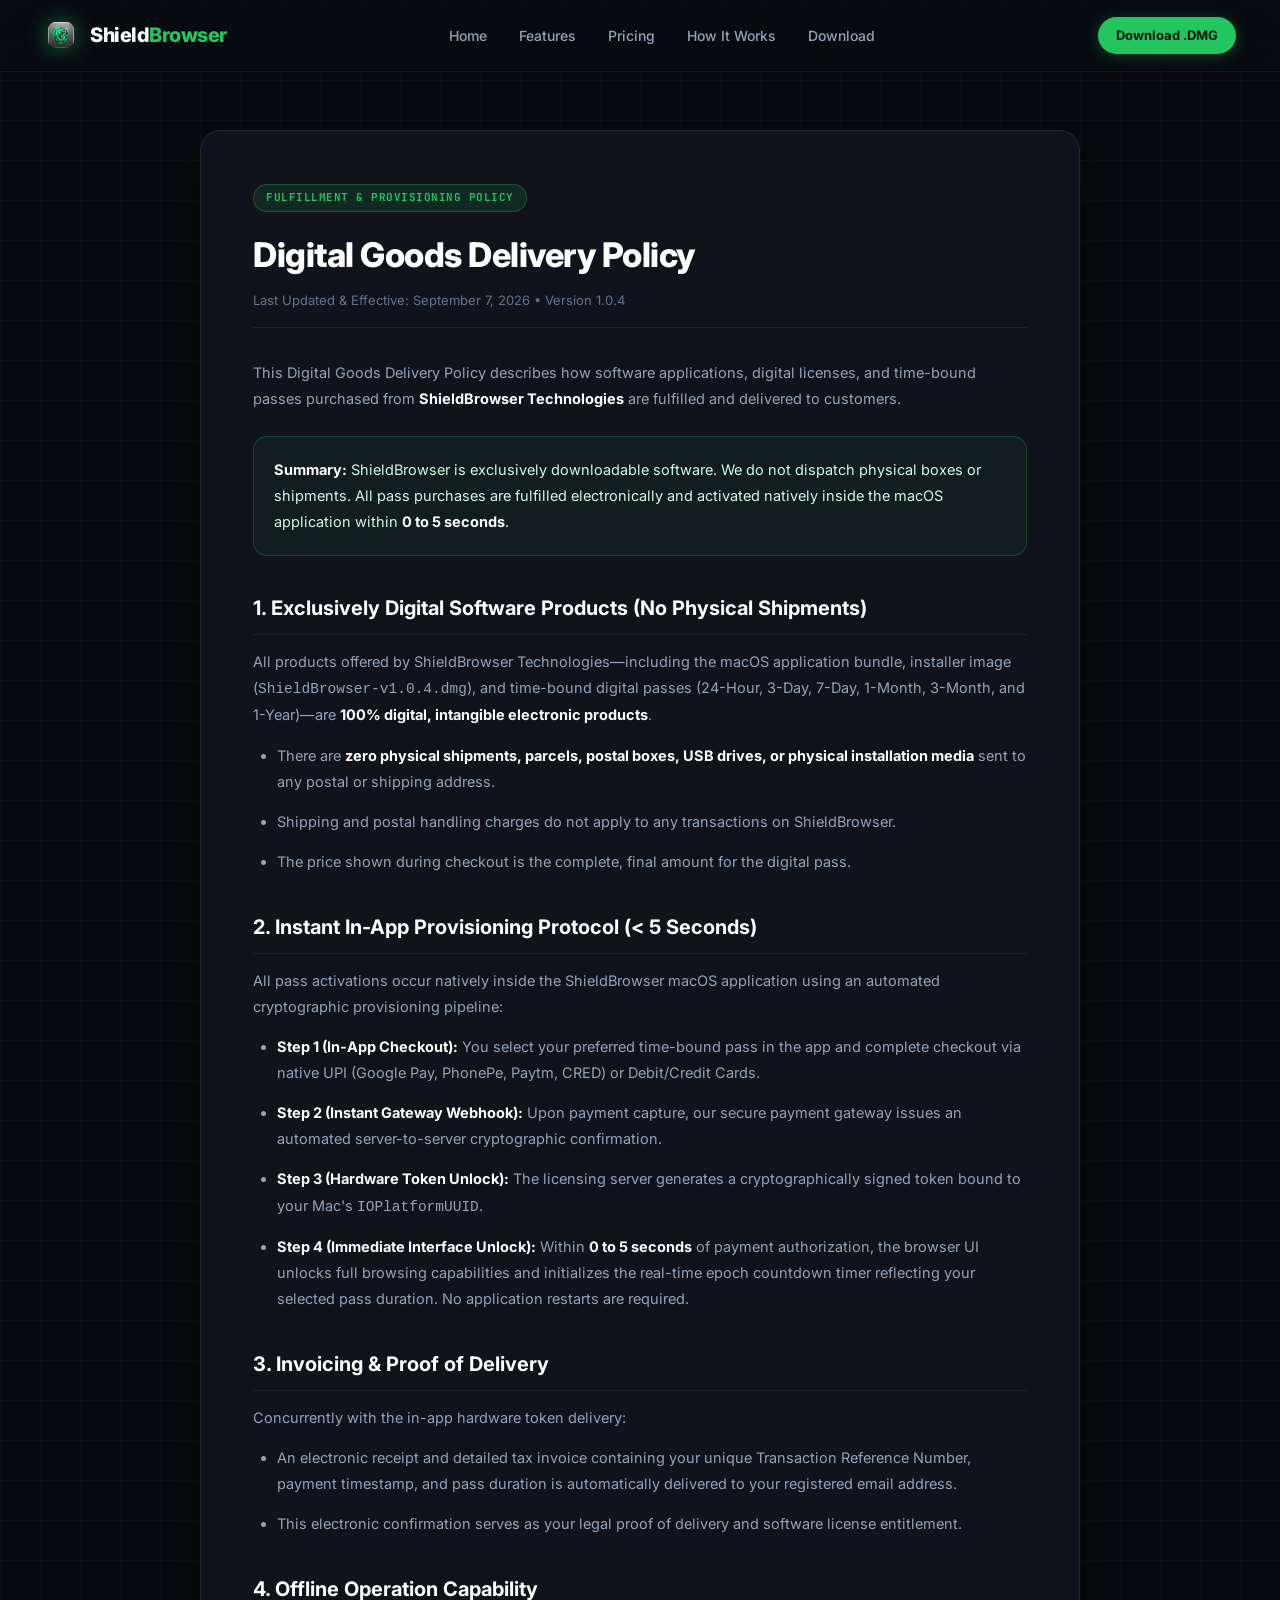
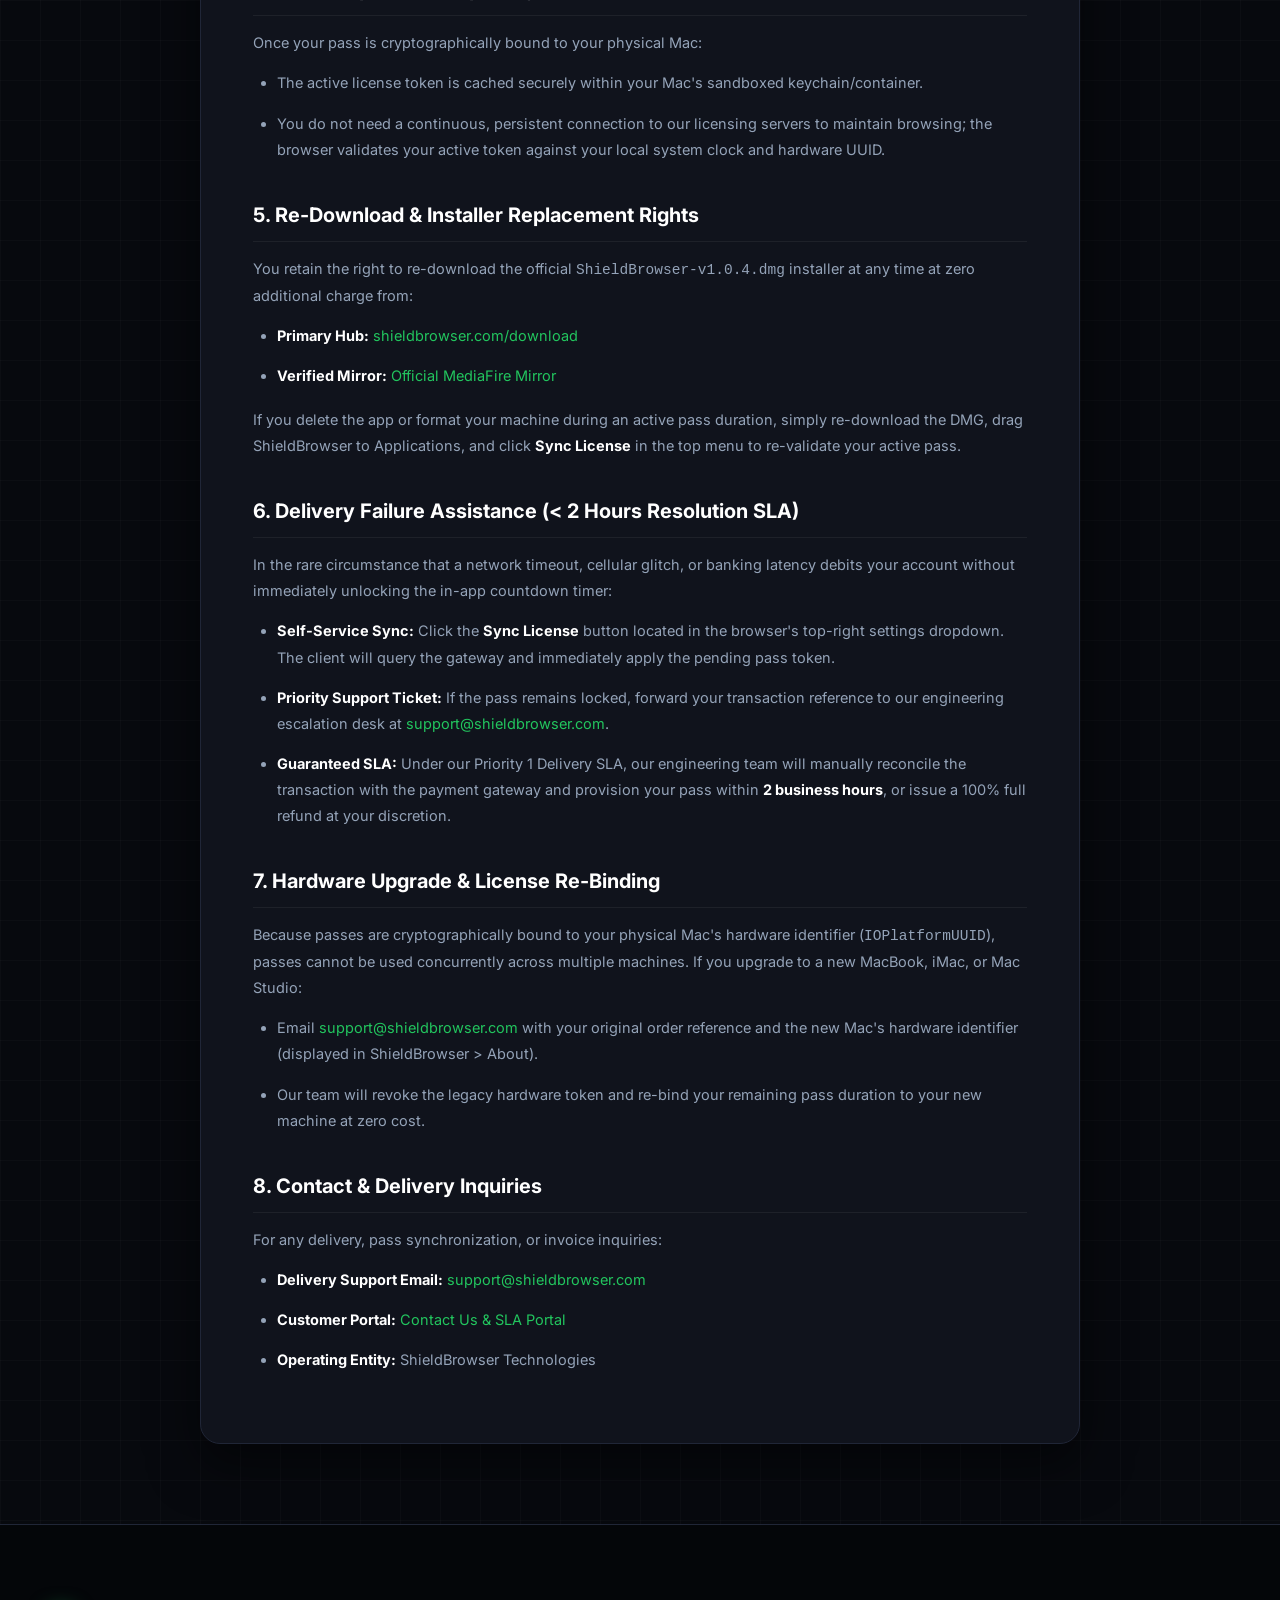
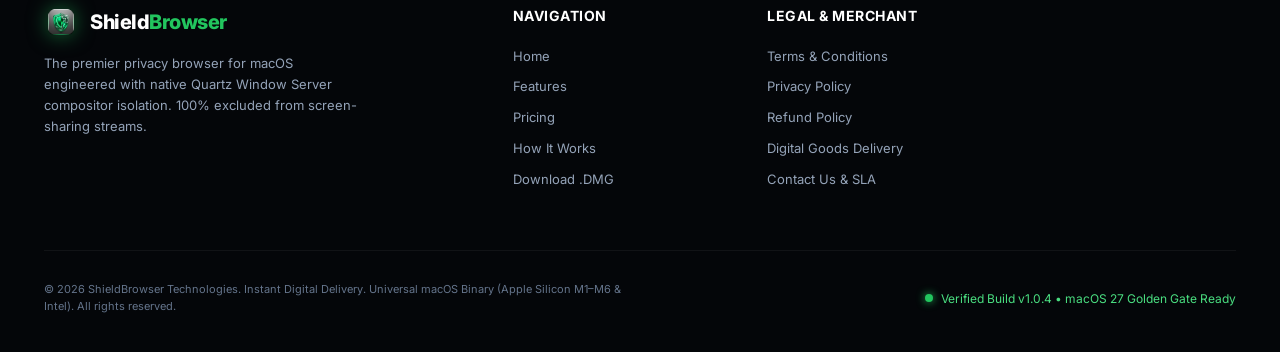
<file: shipping.html>
<!DOCTYPE html>
<html lang="en">
<head>
  <meta charset="UTF-8">
  <meta name="viewport" content="width=device-width, initial-scale=1.0">
  
  <title>Digital Goods Delivery Policy — ShieldBrowser macOS</title>
  <meta name="description" content="ShieldBrowser digital goods delivery policy. Instant in-app cryptographic pass activation within 5 seconds, zero physical shipments, and offline capabilities.">
  <link rel="canonical" href="https://shield-browser.vercel.app/shipping">

  <link rel="icon" type="image/png" href="assets/icons/favicon.png">
  <link rel="apple-touch-icon" href="assets/icons/app-icon.png">
  <link rel="stylesheet" href="css/style.css">
  <link rel="stylesheet" href="css/animations.css">
  <link rel="stylesheet" href="css/responsive.css">

  <style>
    .legal-content {
      padding: 130px 0 80px 0;
      max-width: 880px;
    }
    .legal-card {
      background: var(--bg-surface);
      border: 1px solid var(--border-subtle);
      border-radius: var(--radius-lg);
      padding: 52px;
      box-shadow: 0 20px 50px rgba(0, 0, 0, 0.5);
    }
    .legal-badge {
      display: inline-block;
      font-family: var(--font-mono);
      font-size: 11px;
      font-weight: 700;
      color: var(--accent-emerald);
      background: rgba(34, 197, 94, 0.12);
      border: 1px solid rgba(34, 197, 94, 0.3);
      padding: 4px 12px;
      border-radius: var(--radius-pill);
      margin-bottom: 16px;
      letter-spacing: 0.5px;
      text-transform: uppercase;
    }
    .legal-card h1 {
      color: #ffffff;
      font-size: 34px;
      font-weight: 800;
      letter-spacing: -0.5px;
      margin-bottom: 8px;
    }
    .legal-date {
      color: var(--text-muted);
      font-size: 13px;
      margin-bottom: 32px;
      padding-bottom: 16px;
      border-bottom: 1px solid rgba(255, 255, 255, 0.08);
    }
    .legal-card h2 {
      color: #ffffff;
      font-size: 20px;
      font-weight: 700;
      margin: 36px 0 14px 0;
      border-bottom: 1px solid rgba(255, 255, 255, 0.06);
      padding-bottom: 10px;
      display: flex;
      align-items: center;
      gap: 10px;
    }
    .legal-card h3 {
      color: #e2e8f0;
      font-size: 16px;
      font-weight: 600;
      margin: 20px 0 8px 0;
    }
    .legal-card p, .legal-card li {
      font-size: 14.5px;
      line-height: 1.8;
      color: var(--text-secondary);
      margin-bottom: 14px;
    }
    .legal-card strong {
      color: #ffffff;
    }
    .legal-card ul {
      margin-left: 24px;
      margin-bottom: 18px;
    }
    .legal-highlight-box {
      background: rgba(34, 197, 94, 0.06);
      border: 1px solid rgba(34, 197, 94, 0.25);
      border-radius: var(--radius-md);
      padding: 20px;
      margin: 24px 0;
    }
    .legal-highlight-box p {
      margin-bottom: 0;
      color: #d1fae5;
    }
  </style>
</head>
<body class="cyber-grid">

  <!-- Header -->
  <header class="site-header">
    <div class="container nav-container">
      <a href="index.html" class="brand-logo">
        <img src="assets/icons/app-icon.png" alt="ShieldBrowser Logo" class="brand-logo-img">
        <span class="brand-name">Shield<span>Browser</span></span>
      </a>
      <nav>
        <ul class="nav-links">
          <li><a href="index.html" class="nav-link">Home</a></li>
          <li><a href="features.html" class="nav-link">Features</a></li>
          <li><a href="pricing.html" class="nav-link">Pricing</a></li>
          <li><a href="how-it-works.html" class="nav-link">How It Works</a></li>
          <li><a href="download.html" class="nav-link">Download</a></li>
        </ul>
      </nav>
      <div class="nav-actions">
        <a href="downloads/ShieldBrowser-v1.0.4.dmg" class="nav-download-btn" download>Download .DMG</a>
      </div>
    </div>
  </header>

  <main>
    <div class="container legal-content">
      <div class="legal-card">
        <div class="legal-badge">Fulfillment &amp; Provisioning Policy</div>
        <h1>Digital Goods Delivery Policy</h1>
        <div class="legal-date">Last Updated &amp; Effective: September 7, 2026 • Version 1.0.4</div>

        <p>
          This Digital Goods Delivery Policy describes how software applications, digital licenses, and time-bound passes purchased from <strong>ShieldBrowser Technologies</strong> are fulfilled and delivered to customers.
        </p>

        <div class="legal-highlight-box">
          <p>
            <strong>Summary:</strong> ShieldBrowser is exclusively downloadable software. We do not dispatch physical boxes or shipments. All pass purchases are fulfilled electronically and activated natively inside the macOS application within <strong>0 to 5 seconds</strong>.
          </p>
        </div>

        <h2>1. Exclusively Digital Software Products (No Physical Shipments)</h2>
        <p>
          All products offered by ShieldBrowser Technologies—including the macOS application bundle, installer image (<code>ShieldBrowser-v1.0.4.dmg</code>), and time-bound digital passes (24-Hour, 3-Day, 7-Day, 1-Month, 3-Month, and 1-Year)—are <strong>100% digital, intangible electronic products</strong>.
        </p>
        <ul>
          <li>There are <strong>zero physical shipments, parcels, postal boxes, USB drives, or physical installation media</strong> sent to any postal or shipping address.</li>
          <li>Shipping and postal handling charges do not apply to any transactions on ShieldBrowser.</li>
          <li>The price shown during checkout is the complete, final amount for the digital pass.</li>
        </ul>

        <h2>2. Instant In-App Provisioning Protocol (< 5 Seconds)</h2>
        <p>
          All pass activations occur natively inside the ShieldBrowser macOS application using an automated cryptographic provisioning pipeline:
        </p>
        <ul>
          <li><strong>Step 1 (In-App Checkout):</strong> You select your preferred time-bound pass in the app and complete checkout via native UPI (Google Pay, PhonePe, Paytm, CRED) or Debit/Credit Cards.</li>
          <li><strong>Step 2 (Instant Gateway Webhook):</strong> Upon payment capture, our secure payment gateway issues an automated server-to-server cryptographic confirmation.</li>
          <li><strong>Step 3 (Hardware Token Unlock):</strong> The licensing server generates a cryptographically signed token bound to your Mac's <code>IOPlatformUUID</code>.</li>
          <li><strong>Step 4 (Immediate Interface Unlock):</strong> Within <strong>0 to 5 seconds</strong> of payment authorization, the browser UI unlocks full browsing capabilities and initializes the real-time epoch countdown timer reflecting your selected pass duration. No application restarts are required.</li>
        </ul>

        <h2>3. Invoicing &amp; Proof of Delivery</h2>
        <p>
          Concurrently with the in-app hardware token delivery:
        </p>
        <ul>
          <li>An electronic receipt and detailed tax invoice containing your unique Transaction Reference Number, payment timestamp, and pass duration is automatically delivered to your registered email address.</li>
          <li>This electronic confirmation serves as your legal proof of delivery and software license entitlement.</li>
        </ul>

        <h2>4. Offline Operation Capability</h2>
        <p>
          Once your pass is cryptographically bound to your physical Mac:
        </p>
        <ul>
          <li>The active license token is cached securely within your Mac's sandboxed keychain/container.</li>
          <li>You do not need a continuous, persistent connection to our licensing servers to maintain browsing; the browser validates your active token against your local system clock and hardware UUID.</li>
        </ul>

        <h2>5. Re-Download &amp; Installer Replacement Rights</h2>
        <p>
          You retain the right to re-download the official <code>ShieldBrowser-v1.0.4.dmg</code> installer at any time at zero additional charge from:
        </p>
        <ul>
          <li><strong>Primary Hub:</strong> <a href="download.html" style="color: var(--accent-emerald);">shieldbrowser.com/download</a></li>
          <li><strong>Verified Mirror:</strong> <a href="https://www.mediafire.com/file/0jfihittclvhhkl/ShieldBrowser-v1.0.4.dmg/file" target="_blank" rel="noopener noreferrer" style="color: var(--accent-emerald);">Official MediaFire Mirror</a></li>
        </ul>
        <p>
          If you delete the app or format your machine during an active pass duration, simply re-download the DMG, drag ShieldBrowser to Applications, and click <strong>Sync License</strong> in the top menu to re-validate your active pass.
        </p>

        <h2>6. Delivery Failure Assistance (< 2 Hours Resolution SLA)</h2>
        <p>
          In the rare circumstance that a network timeout, cellular glitch, or banking latency debits your account without immediately unlocking the in-app countdown timer:
        </p>
        <ul>
          <li><strong>Self-Service Sync:</strong> Click the <strong>Sync License</strong> button located in the browser's top-right settings dropdown. The client will query the gateway and immediately apply the pending pass token.</li>
          <li><strong>Priority Support Ticket:</strong> If the pass remains locked, forward your transaction reference to our engineering escalation desk at <a href="mailto:support@shieldbrowser.com" style="color: var(--accent-emerald);">support@shieldbrowser.com</a>.</li>
          <li><strong>Guaranteed SLA:</strong> Under our Priority 1 Delivery SLA, our engineering team will manually reconcile the transaction with the payment gateway and provision your pass within <strong>2 business hours</strong>, or issue a 100% full refund at your discretion.</li>
        </ul>

        <h2>7. Hardware Upgrade &amp; License Re-Binding</h2>
        <p>
          Because passes are cryptographically bound to your physical Mac's hardware identifier (<code>IOPlatformUUID</code>), passes cannot be used concurrently across multiple machines. If you upgrade to a new MacBook, iMac, or Mac Studio:
        </p>
        <ul>
          <li>Email <a href="mailto:support@shieldbrowser.com" style="color: var(--accent-emerald);">support@shieldbrowser.com</a> with your original order reference and the new Mac's hardware identifier (displayed in ShieldBrowser &gt; About).</li>
          <li>Our team will revoke the legacy hardware token and re-bind your remaining pass duration to your new machine at zero cost.</li>
        </ul>

        <h2>8. Contact &amp; Delivery Inquiries</h2>
        <p>
          For any delivery, pass synchronization, or invoice inquiries:
        </p>
        <ul>
          <li><strong>Delivery Support Email:</strong> <a href="mailto:support@shieldbrowser.com" style="color: var(--accent-emerald);">support@shieldbrowser.com</a></li>
          <li><strong>Customer Portal:</strong> <a href="contact.html" style="color: var(--accent-emerald);">Contact Us &amp; SLA Portal</a></li>
          <li><strong>Operating Entity:</strong> ShieldBrowser Technologies</li>
        </ul>
      </div>
    </div>
  </main>

  <footer class="site-footer">
    <div class="container">
      <div class="footer-top">
        <div class="footer-brand">
          <a href="index.html" class="brand-logo">
            <img src="assets/icons/app-icon.png" alt="ShieldBrowser" class="brand-logo-img">
            <span class="brand-name">Shield<span>Browser</span></span>
          </a>
          <p>
            The premier privacy browser for macOS engineered with native Quartz Window Server compositor isolation. 100% excluded from screen-sharing streams.
          </p>
        </div>
        <div class="footer-col">
          <h4>Navigation</h4>
          <ul class="footer-links">
            <li><a href="index.html">Home</a></li>
            <li><a href="features.html">Features</a></li>
            <li><a href="pricing.html">Pricing</a></li>
            <li><a href="how-it-works.html">How It Works</a></li>
            <li><a href="download.html">Download .DMG</a></li>
          </ul>
        </div>
        <div class="footer-col">
          <h4>Legal &amp; Merchant</h4>
          <ul class="footer-links">
            <li><a href="terms.html">Terms &amp; Conditions</a></li>
            <li><a href="privacy.html">Privacy Policy</a></li>
            <li><a href="refund-policy.html">Refund Policy</a></li>
            <li><a href="shipping.html">Digital Goods Delivery</a></li>
            <li><a href="contact.html">Contact Us &amp; SLA</a></li>
          </ul>
        </div>
      </div>
      <div class="footer-bottom">
        <div class="footer-legal-notice">
          © 2026 ShieldBrowser Technologies. Instant Digital Delivery. Universal macOS Binary (Apple Silicon M1–M6 &amp; Intel). All rights reserved.
        </div>
        <div class="system-status">
          <span class="status-dot"></span>
          <span>Verified Build v1.0.4 • macOS 27 Golden Gate Ready</span>
        </div>
      </div>
    </div>
  </footer>
</body>
</html>
</file>
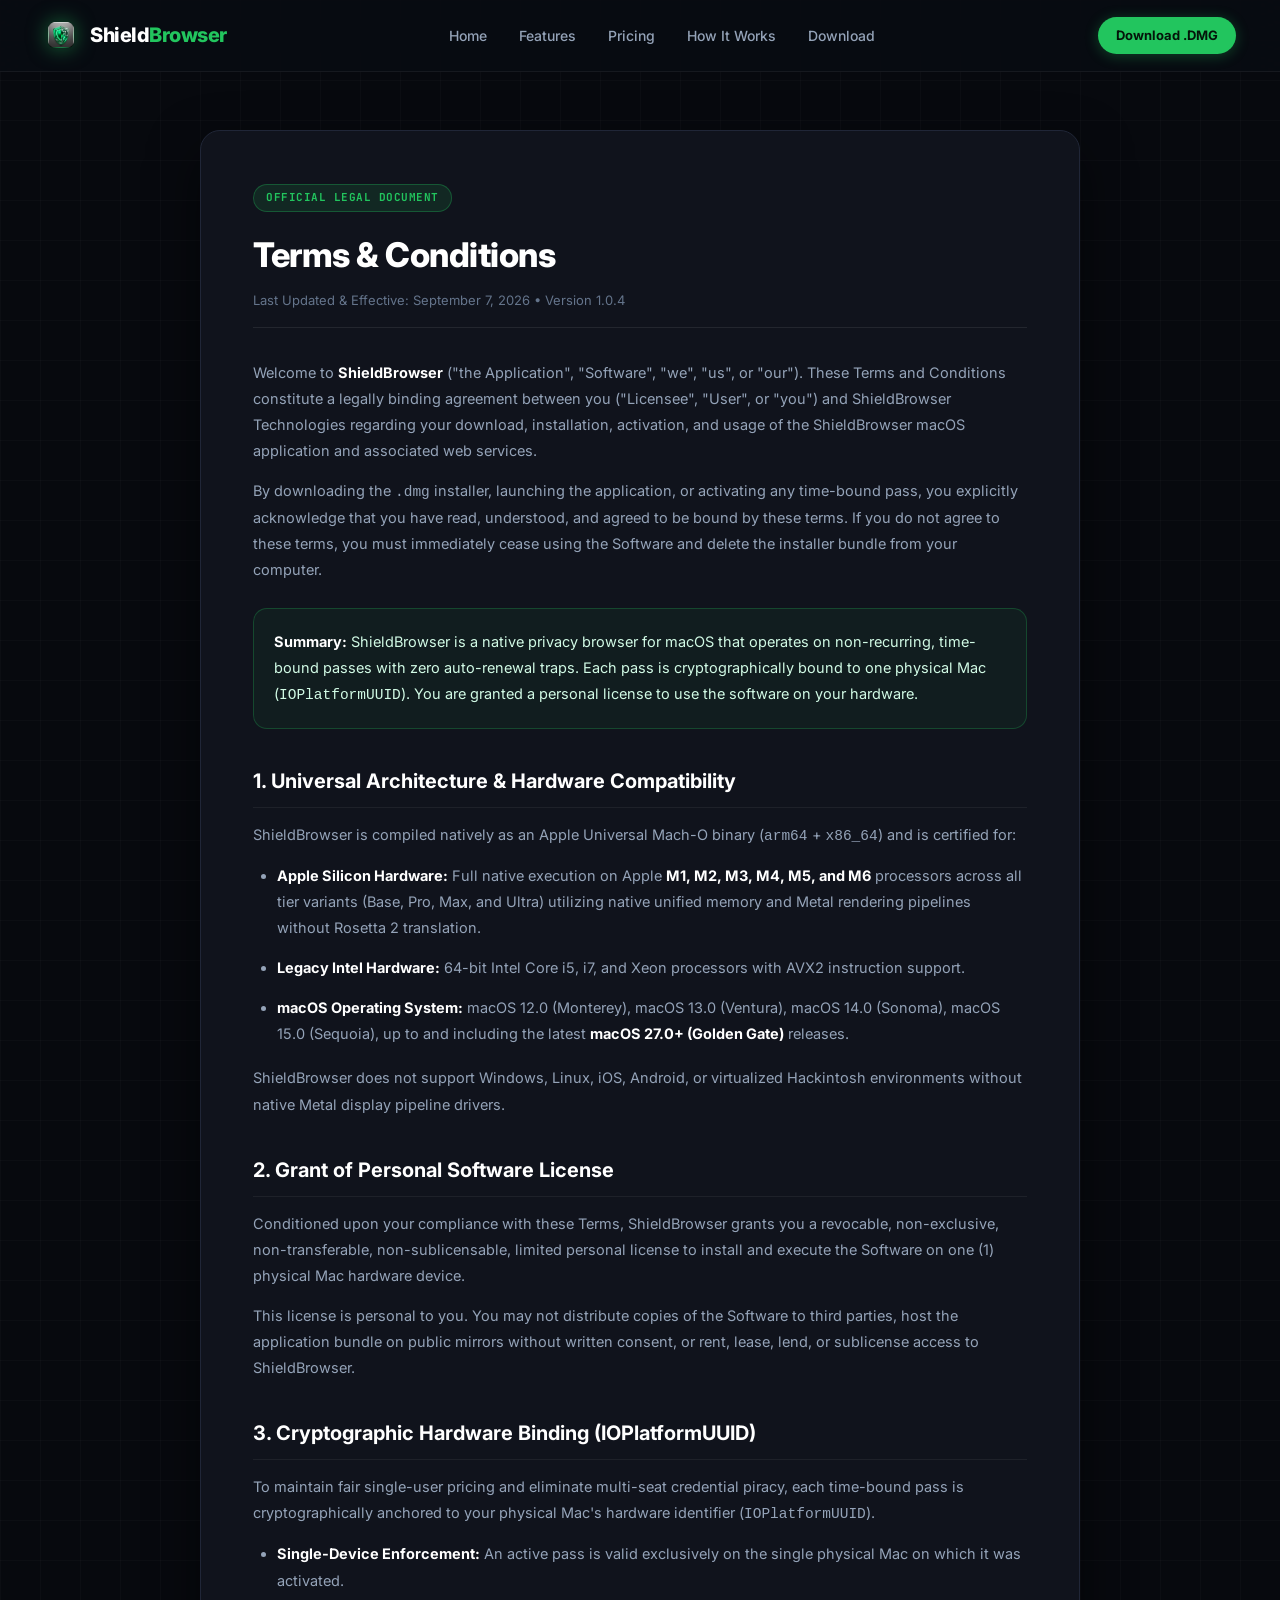
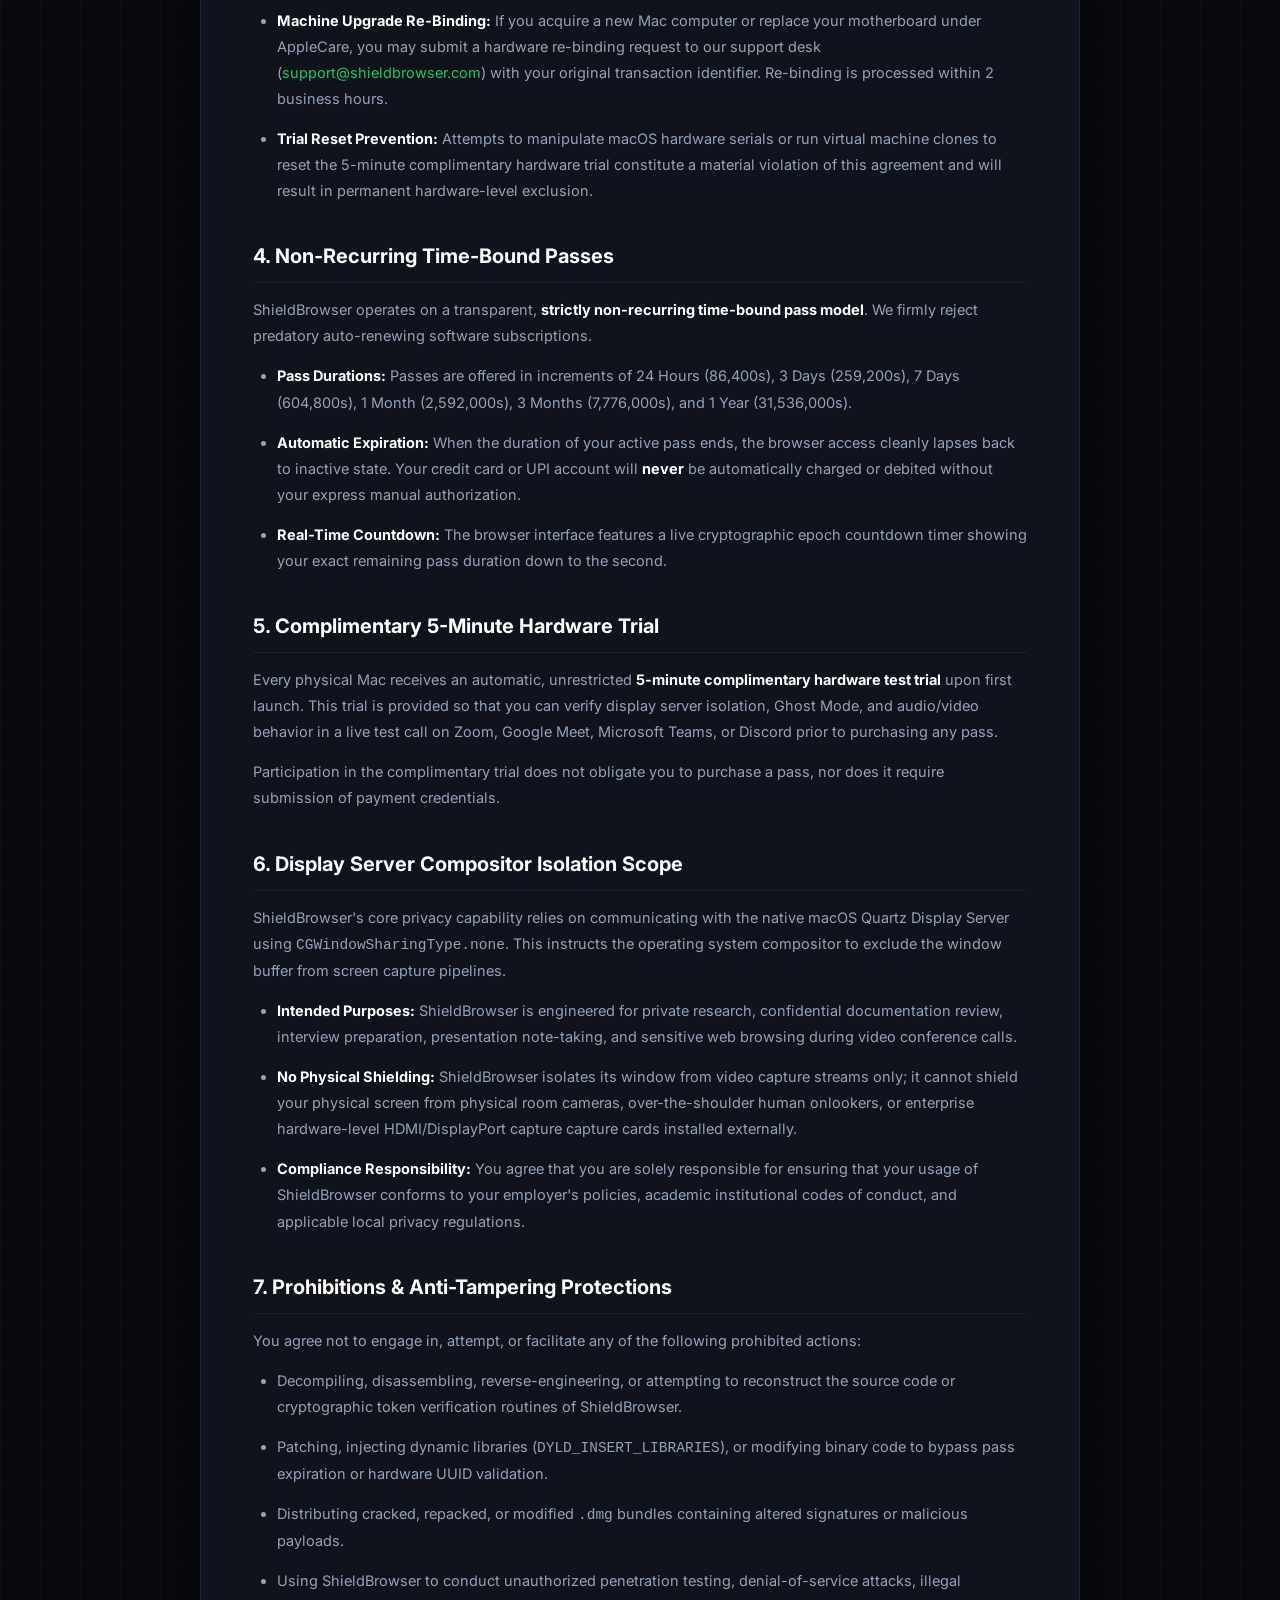
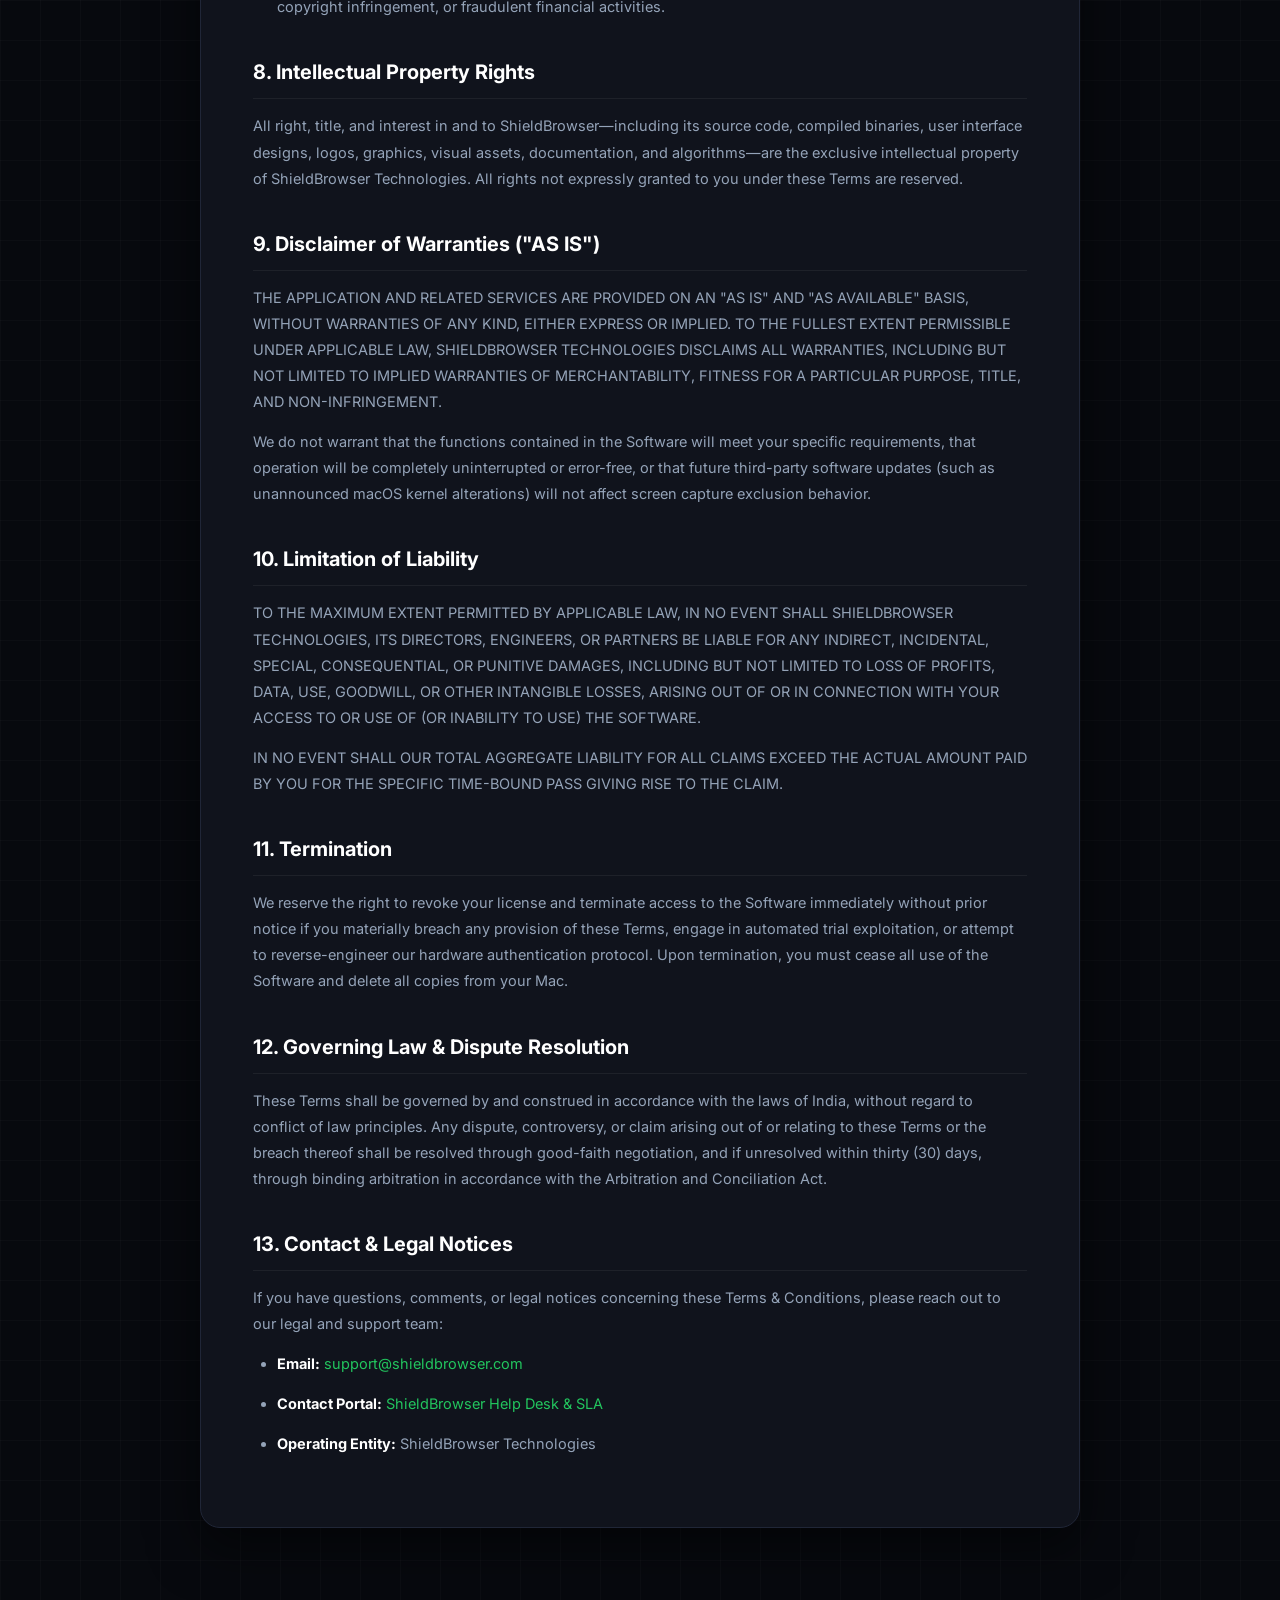
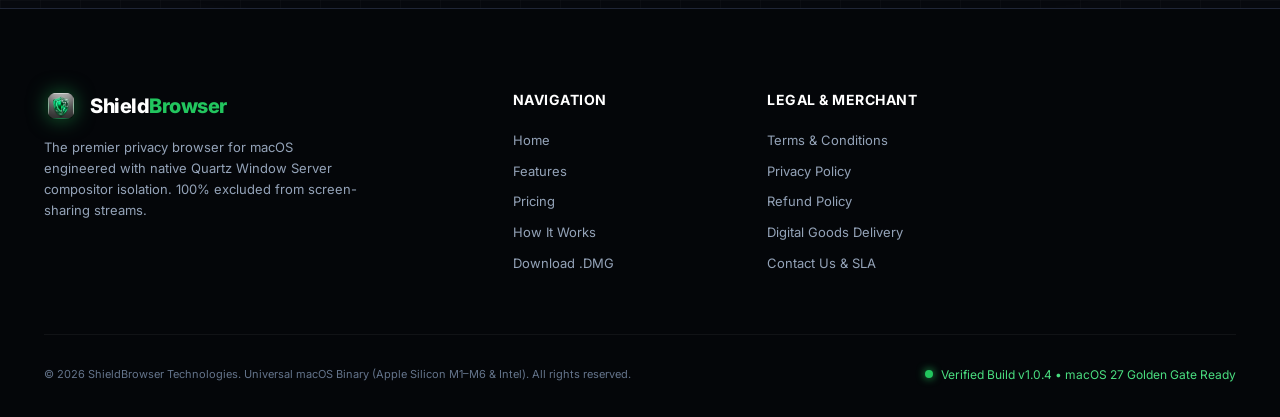
<file: terms.html>
<!DOCTYPE html>
<html lang="en">
<head>
  <meta charset="UTF-8">
  <meta name="viewport" content="width=device-width, initial-scale=1.0">
  
  <title>Terms &amp; Conditions — ShieldBrowser for macOS</title>
  <meta name="description" content="ShieldBrowser terms of service, single-seat personal software license, Apple Silicon M1-M6 compatibility, hardware UUID binding, and time-bound pass rules.">
  <link rel="canonical" href="https://shield-browser.vercel.app/terms">

  <link rel="icon" type="image/png" href="assets/icons/favicon.png">
  <link rel="apple-touch-icon" href="assets/icons/app-icon.png">
  <link rel="stylesheet" href="css/style.css">
  <link rel="stylesheet" href="css/animations.css">
  <link rel="stylesheet" href="css/responsive.css">

  <style>
    .legal-content {
      padding: 130px 0 80px 0;
      max-width: 880px;
    }
    .legal-card {
      background: var(--bg-surface);
      border: 1px solid var(--border-subtle);
      border-radius: var(--radius-lg);
      padding: 52px;
      box-shadow: 0 20px 50px rgba(0, 0, 0, 0.5);
    }
    .legal-badge {
      display: inline-block;
      font-family: var(--font-mono);
      font-size: 11px;
      font-weight: 700;
      color: var(--accent-emerald);
      background: rgba(34, 197, 94, 0.12);
      border: 1px solid rgba(34, 197, 94, 0.3);
      padding: 4px 12px;
      border-radius: var(--radius-pill);
      margin-bottom: 16px;
      letter-spacing: 0.5px;
      text-transform: uppercase;
    }
    .legal-card h1 {
      color: #ffffff;
      font-size: 34px;
      font-weight: 800;
      letter-spacing: -0.5px;
      margin-bottom: 8px;
    }
    .legal-date {
      color: var(--text-muted);
      font-size: 13px;
      margin-bottom: 32px;
      padding-bottom: 16px;
      border-bottom: 1px solid rgba(255, 255, 255, 0.08);
    }
    .legal-card h2 {
      color: #ffffff;
      font-size: 20px;
      font-weight: 700;
      margin: 36px 0 14px 0;
      border-bottom: 1px solid rgba(255, 255, 255, 0.06);
      padding-bottom: 10px;
      display: flex;
      align-items: center;
      gap: 10px;
    }
    .legal-card h3 {
      color: #e2e8f0;
      font-size: 16px;
      font-weight: 600;
      margin: 20px 0 8px 0;
    }
    .legal-card p, .legal-card li {
      font-size: 14.5px;
      line-height: 1.8;
      color: var(--text-secondary);
      margin-bottom: 14px;
    }
    .legal-card strong {
      color: #ffffff;
    }
    .legal-card ul {
      margin-left: 24px;
      margin-bottom: 18px;
    }
    .legal-highlight-box {
      background: rgba(34, 197, 94, 0.06);
      border: 1px solid rgba(34, 197, 94, 0.25);
      border-radius: var(--radius-md);
      padding: 20px;
      margin: 24px 0;
    }
    .legal-highlight-box p {
      margin-bottom: 0;
      color: #d1fae5;
    }
  </style>
</head>
<body class="cyber-grid">

  <!-- Header -->
  <header class="site-header">
    <div class="container nav-container">
      <a href="index.html" class="brand-logo">
        <img src="assets/icons/app-icon.png" alt="ShieldBrowser Logo" class="brand-logo-img">
        <span class="brand-name">Shield<span>Browser</span></span>
      </a>
      <nav>
        <ul class="nav-links">
          <li><a href="index.html" class="nav-link">Home</a></li>
          <li><a href="features.html" class="nav-link">Features</a></li>
          <li><a href="pricing.html" class="nav-link">Pricing</a></li>
          <li><a href="how-it-works.html" class="nav-link">How It Works</a></li>
          <li><a href="download.html" class="nav-link">Download</a></li>
        </ul>
      </nav>
      <div class="nav-actions">
        <a href="downloads/ShieldBrowser-v1.0.4.dmg" class="nav-download-btn" download>Download .DMG</a>
      </div>
    </div>
  </header>

  <main>
    <div class="container legal-content">
      <div class="legal-card">
        <div class="legal-badge">Official Legal Document</div>
        <h1>Terms &amp; Conditions</h1>
        <div class="legal-date">Last Updated &amp; Effective: September 7, 2026 • Version 1.0.4</div>

        <p>
          Welcome to <strong>ShieldBrowser</strong> ("the Application", "Software", "we", "us", or "our"). These Terms and Conditions constitute a legally binding agreement between you ("Licensee", "User", or "you") and ShieldBrowser Technologies regarding your download, installation, activation, and usage of the ShieldBrowser macOS application and associated web services.
        </p>
        <p>
          By downloading the <code>.dmg</code> installer, launching the application, or activating any time-bound pass, you explicitly acknowledge that you have read, understood, and agreed to be bound by these terms. If you do not agree to these terms, you must immediately cease using the Software and delete the installer bundle from your computer.
        </p>

        <div class="legal-highlight-box">
          <p>
            <strong>Summary:</strong> ShieldBrowser is a native privacy browser for macOS that operates on non-recurring, time-bound passes with zero auto-renewal traps. Each pass is cryptographically bound to one physical Mac (<code>IOPlatformUUID</code>). You are granted a personal license to use the software on your hardware.
          </p>
        </div>

        <h2>1. Universal Architecture &amp; Hardware Compatibility</h2>
        <p>
          ShieldBrowser is compiled natively as an Apple Universal Mach-O binary (<code>arm64</code> + <code>x86_64</code>) and is certified for:
        </p>
        <ul>
          <li><strong>Apple Silicon Hardware:</strong> Full native execution on Apple <strong>M1, M2, M3, M4, M5, and M6</strong> processors across all tier variants (Base, Pro, Max, and Ultra) utilizing native unified memory and Metal rendering pipelines without Rosetta 2 translation.</li>
          <li><strong>Legacy Intel Hardware:</strong> 64-bit Intel Core i5, i7, and Xeon processors with AVX2 instruction support.</li>
          <li><strong>macOS Operating System:</strong> macOS 12.0 (Monterey), macOS 13.0 (Ventura), macOS 14.0 (Sonoma), macOS 15.0 (Sequoia), up to and including the latest <strong>macOS 27.0+ (Golden Gate)</strong> releases.</li>
        </ul>
        <p>
          ShieldBrowser does not support Windows, Linux, iOS, Android, or virtualized Hackintosh environments without native Metal display pipeline drivers.
        </p>

        <h2>2. Grant of Personal Software License</h2>
        <p>
          Conditioned upon your compliance with these Terms, ShieldBrowser grants you a revocable, non-exclusive, non-transferable, non-sublicensable, limited personal license to install and execute the Software on one (1) physical Mac hardware device.
        </p>
        <p>
          This license is personal to you. You may not distribute copies of the Software to third parties, host the application bundle on public mirrors without written consent, or rent, lease, lend, or sublicense access to ShieldBrowser.
        </p>

        <h2>3. Cryptographic Hardware Binding (IOPlatformUUID)</h2>
        <p>
          To maintain fair single-user pricing and eliminate multi-seat credential piracy, each time-bound pass is cryptographically anchored to your physical Mac's hardware identifier (<code>IOPlatformUUID</code>).
        </p>
        <ul>
          <li><strong>Single-Device Enforcement:</strong> An active pass is valid exclusively on the single physical Mac on which it was activated.</li>
          <li><strong>Machine Upgrade Re-Binding:</strong> If you acquire a new Mac computer or replace your motherboard under AppleCare, you may submit a hardware re-binding request to our support desk (<a href="contact.html" style="color: var(--accent-emerald);">support@shieldbrowser.com</a>) with your original transaction identifier. Re-binding is processed within 2 business hours.</li>
          <li><strong>Trial Reset Prevention:</strong> Attempts to manipulate macOS hardware serials or run virtual machine clones to reset the 5-minute complimentary hardware trial constitute a material violation of this agreement and will result in permanent hardware-level exclusion.</li>
        </ul>

        <h2>4. Non-Recurring Time-Bound Passes</h2>
        <p>
          ShieldBrowser operates on a transparent, <strong>strictly non-recurring time-bound pass model</strong>. We firmly reject predatory auto-renewing software subscriptions.
        </p>
        <ul>
          <li><strong>Pass Durations:</strong> Passes are offered in increments of 24 Hours (86,400s), 3 Days (259,200s), 7 Days (604,800s), 1 Month (2,592,000s), 3 Months (7,776,000s), and 1 Year (31,536,000s).</li>
          <li><strong>Automatic Expiration:</strong> When the duration of your active pass ends, the browser access cleanly lapses back to inactive state. Your credit card or UPI account will <strong>never</strong> be automatically charged or debited without your express manual authorization.</li>
          <li><strong>Real-Time Countdown:</strong> The browser interface features a live cryptographic epoch countdown timer showing your exact remaining pass duration down to the second.</li>
        </ul>

        <h2>5. Complimentary 5-Minute Hardware Trial</h2>
        <p>
          Every physical Mac receives an automatic, unrestricted <strong>5-minute complimentary hardware test trial</strong> upon first launch. This trial is provided so that you can verify display server isolation, Ghost Mode, and audio/video behavior in a live test call on Zoom, Google Meet, Microsoft Teams, or Discord prior to purchasing any pass.
        </p>
        <p>
          Participation in the complimentary trial does not obligate you to purchase a pass, nor does it require submission of payment credentials.
        </p>

        <h2>6. Display Server Compositor Isolation Scope</h2>
        <p>
          ShieldBrowser's core privacy capability relies on communicating with the native macOS Quartz Display Server using <code>CGWindowSharingType.none</code>. This instructs the operating system compositor to exclude the window buffer from screen capture pipelines.
        </p>
        <ul>
          <li><strong>Intended Purposes:</strong> ShieldBrowser is engineered for private research, confidential documentation review, interview preparation, presentation note-taking, and sensitive web browsing during video conference calls.</li>
          <li><strong>No Physical Shielding:</strong> ShieldBrowser isolates its window from video capture streams only; it cannot shield your physical screen from physical room cameras, over-the-shoulder human onlookers, or enterprise hardware-level HDMI/DisplayPort capture capture cards installed externally.</li>
          <li><strong>Compliance Responsibility:</strong> You agree that you are solely responsible for ensuring that your usage of ShieldBrowser conforms to your employer's policies, academic institutional codes of conduct, and applicable local privacy regulations.</li>
        </ul>

        <h2>7. Prohibitions &amp; Anti-Tampering Protections</h2>
        <p>
          You agree not to engage in, attempt, or facilitate any of the following prohibited actions:
        </p>
        <ul>
          <li>Decompiling, disassembling, reverse-engineering, or attempting to reconstruct the source code or cryptographic token verification routines of ShieldBrowser.</li>
          <li>Patching, injecting dynamic libraries (<code>DYLD_INSERT_LIBRARIES</code>), or modifying binary code to bypass pass expiration or hardware UUID validation.</li>
          <li>Distributing cracked, repacked, or modified <code>.dmg</code> bundles containing altered signatures or malicious payloads.</li>
          <li>Using ShieldBrowser to conduct unauthorized penetration testing, denial-of-service attacks, illegal copyright infringement, or fraudulent financial activities.</li>
        </ul>

        <h2>8. Intellectual Property Rights</h2>
        <p>
          All right, title, and interest in and to ShieldBrowser—including its source code, compiled binaries, user interface designs, logos, graphics, visual assets, documentation, and algorithms—are the exclusive intellectual property of ShieldBrowser Technologies. All rights not expressly granted to you under these Terms are reserved.
        </p>

        <h2>9. Disclaimer of Warranties ("AS IS")</h2>
        <p>
          THE APPLICATION AND RELATED SERVICES ARE PROVIDED ON AN "AS IS" AND "AS AVAILABLE" BASIS, WITHOUT WARRANTIES OF ANY KIND, EITHER EXPRESS OR IMPLIED. TO THE FULLEST EXTENT PERMISSIBLE UNDER APPLICABLE LAW, SHIELDBROWSER TECHNOLOGIES DISCLAIMS ALL WARRANTIES, INCLUDING BUT NOT LIMITED TO IMPLIED WARRANTIES OF MERCHANTABILITY, FITNESS FOR A PARTICULAR PURPOSE, TITLE, AND NON-INFRINGEMENT.
        </p>
        <p>
          We do not warrant that the functions contained in the Software will meet your specific requirements, that operation will be completely uninterrupted or error-free, or that future third-party software updates (such as unannounced macOS kernel alterations) will not affect screen capture exclusion behavior.
        </p>

        <h2>10. Limitation of Liability</h2>
        <p>
          TO THE MAXIMUM EXTENT PERMITTED BY APPLICABLE LAW, IN NO EVENT SHALL SHIELDBROWSER TECHNOLOGIES, ITS DIRECTORS, ENGINEERS, OR PARTNERS BE LIABLE FOR ANY INDIRECT, INCIDENTAL, SPECIAL, CONSEQUENTIAL, OR PUNITIVE DAMAGES, INCLUDING BUT NOT LIMITED TO LOSS OF PROFITS, DATA, USE, GOODWILL, OR OTHER INTANGIBLE LOSSES, ARISING OUT OF OR IN CONNECTION WITH YOUR ACCESS TO OR USE OF (OR INABILITY TO USE) THE SOFTWARE.
        </p>
        <p>
          IN NO EVENT SHALL OUR TOTAL AGGREGATE LIABILITY FOR ALL CLAIMS EXCEED THE ACTUAL AMOUNT PAID BY YOU FOR THE SPECIFIC TIME-BOUND PASS GIVING RISE TO THE CLAIM.
        </p>

        <h2>11. Termination</h2>
        <p>
          We reserve the right to revoke your license and terminate access to the Software immediately without prior notice if you materially breach any provision of these Terms, engage in automated trial exploitation, or attempt to reverse-engineer our hardware authentication protocol. Upon termination, you must cease all use of the Software and delete all copies from your Mac.
        </p>

        <h2>12. Governing Law &amp; Dispute Resolution</h2>
        <p>
          These Terms shall be governed by and construed in accordance with the laws of India, without regard to conflict of law principles. Any dispute, controversy, or claim arising out of or relating to these Terms or the breach thereof shall be resolved through good-faith negotiation, and if unresolved within thirty (30) days, through binding arbitration in accordance with the Arbitration and Conciliation Act.
        </p>

        <h2>13. Contact &amp; Legal Notices</h2>
        <p>
          If you have questions, comments, or legal notices concerning these Terms &amp; Conditions, please reach out to our legal and support team:
        </p>
        <ul>
          <li><strong>Email:</strong> <a href="mailto:support@shieldbrowser.com" style="color: var(--accent-emerald);">support@shieldbrowser.com</a></li>
          <li><strong>Contact Portal:</strong> <a href="contact.html" style="color: var(--accent-emerald);">ShieldBrowser Help Desk &amp; SLA</a></li>
          <li><strong>Operating Entity:</strong> ShieldBrowser Technologies</li>
        </ul>
      </div>
    </div>
  </main>

  <footer class="site-footer">
    <div class="container">
      <div class="footer-top">
        <div class="footer-brand">
          <a href="index.html" class="brand-logo">
            <img src="assets/icons/app-icon.png" alt="ShieldBrowser" class="brand-logo-img">
            <span class="brand-name">Shield<span>Browser</span></span>
          </a>
          <p>
            The premier privacy browser for macOS engineered with native Quartz Window Server compositor isolation. 100% excluded from screen-sharing streams.
          </p>
        </div>
        <div class="footer-col">
          <h4>Navigation</h4>
          <ul class="footer-links">
            <li><a href="index.html">Home</a></li>
            <li><a href="features.html">Features</a></li>
            <li><a href="pricing.html">Pricing</a></li>
            <li><a href="how-it-works.html">How It Works</a></li>
            <li><a href="download.html">Download .DMG</a></li>
          </ul>
        </div>
        <div class="footer-col">
          <h4>Legal &amp; Merchant</h4>
          <ul class="footer-links">
            <li><a href="terms.html">Terms &amp; Conditions</a></li>
            <li><a href="privacy.html">Privacy Policy</a></li>
            <li><a href="refund-policy.html">Refund Policy</a></li>
            <li><a href="shipping.html">Digital Goods Delivery</a></li>
            <li><a href="contact.html">Contact Us &amp; SLA</a></li>
          </ul>
        </div>
      </div>
      <div class="footer-bottom">
        <div class="footer-legal-notice">
          © 2026 ShieldBrowser Technologies. Universal macOS Binary (Apple Silicon M1–M6 &amp; Intel). All rights reserved.
        </div>
        <div class="system-status">
          <span class="status-dot"></span>
          <span>Verified Build v1.0.4 • macOS 27 Golden Gate Ready</span>
        </div>
      </div>
    </div>
  </footer>
</body>
</html>
</file>
<file: css/style.css>
/**
 * ShieldBrowser — Master Design System & Core Styles
 * Theme: Apple Pro Obsidian Dark & Emerald Cyber Shield
 */

@import url('https://fonts.googleapis.com/css2?family=Inter:wght@300;400;500;600;700;800&family=JetBrains+Mono:wght@400;500;600;700&display=swap');

:root {
  /* Surface Layers */
  --bg-canvas: #07090e;              /* Pure obsidian dark void */
  --bg-surface: #10131c;             /* Primary card background */
  --bg-surface-elevated: #161b27;    /* Dropdowns, modals, elevated surfaces */
  --bg-card-hover: #151a28;          /* Card hover highlight */
  --bg-card-selected: #082315;       /* Deep emerald tint when plan is selected */

  /* Borders */
  --border-subtle: #202637;          /* 1px resting boundary */
  --border-hover: #333d54;           /* Hover boundary */
  --border-selected: #22c55e;        /* Apple Emerald Green (2px active) */
  --border-glow: rgba(34, 197, 94, 0.4);

  /* Accents & Brand */
  --accent-emerald: #22c55e;         /* Primary brand & conversion color */
  --accent-emerald-hover: #16a34a;   /* Primary button hover */
  --accent-emerald-glow: rgba(34, 197, 94, 0.25);
  --accent-cyan: #06b6d4;            /* Secondary futuristic cyan */
  --accent-amber: #f59e0b;           /* Trial / warning badge */
  --accent-rose: #f43f5e;            /* Danger / panic badge */
  --accent-blue: #3b82f6;            /* Silicon badge */

  /* Typography */
  --text-white: #ffffff;             /* Crisp 100% white for titles */
  --text-secondary: #94a3b8;         /* High-contrast slate for descriptions */
  --text-muted: #64748b;             /* Dim text, footer notes, timestamps */
  --text-emerald: #4ade80;

  /* Fonts */
  --font-sans: "Inter", -apple-system, BlinkMacSystemFont, "SF Pro Display", "Segoe UI", Roboto, sans-serif;
  --font-mono: "JetBrains Mono", "SF Mono", Menlo, Monaco, Consolas, monospace;

  /* Elevation & Glassmorphism */
  --glass-nav: rgba(9, 12, 18, 0.85);
  --glass-blur: blur(20px) saturate(180%);
  --glass-card: rgba(16, 19, 28, 0.7);
  --shadow-card: 0 10px 30px -10px rgba(0, 0, 0, 0.6);
  --shadow-glow: 0 0 35px rgba(34, 197, 94, 0.2);

  /* Geometry */
  --radius-sm: 8px;
  --radius-md: 14px;
  --radius-lg: 20px;
  --radius-pill: 9999px;
  --max-width: 1240px;
  --transition-smooth: 0.25s cubic-bezier(0.16, 1, 0.3, 1);
  --transition-fast: 0.15s ease;
  --card-transition: transform 0.35s cubic-bezier(0.16, 1, 0.3, 1), box-shadow 0.35s cubic-bezier(0.16, 1, 0.3, 1), border-color 0.25s ease, background-color 0.25s ease;
}

/* Base Reset */
*, *::before, *::after {
  box-sizing: border-box;
  margin: 0;
  padding: 0;
}

html {
  scroll-behavior: smooth;
  color-scheme: dark;
  background-color: var(--bg-canvas);
}

body {
  font-family: var(--font-sans);
  background-color: var(--bg-canvas);
  color: var(--text-secondary);
  line-height: 1.6;
  overflow-x: hidden;
  -webkit-font-smoothing: antialiased;
  -moz-osx-font-smoothing: grayscale;
}

/* Scrollbar */
::-webkit-scrollbar {
  width: 8px;
  height: 8px;
}
::-webkit-scrollbar-track {
  background: var(--bg-canvas);
}
::-webkit-scrollbar-thumb {
  background: #1f2738;
  border-radius: 4px;
}
::-webkit-scrollbar-thumb:hover {
  background: var(--accent-emerald);
}

/* Links & Buttons Reset */
a {
  color: inherit;
  text-decoration: none;
  transition: color var(--transition-fast);
}

button {
  font-family: inherit;
  cursor: pointer;
  border: none;
  background: none;
  outline: none;
}

img, svg {
  display: block;
  max-width: 100%;
}

/* Layout Utilities */
.container {
  width: 100%;
  max-width: var(--max-width);
  margin: 0 auto;
  padding: 0 24px;
}

.section {
  padding: 100px 0;
  position: relative;
}

.section-header {
  text-align: center;
  max-width: 780px;
  margin: 0 auto 60px auto;
}

.section-tag {
  display: inline-flex;
  align-items: center;
  gap: 8px;
  padding: 6px 14px;
  border-radius: var(--radius-pill);
  background: rgba(34, 197, 94, 0.1);
  border: 1px solid rgba(34, 197, 94, 0.3);
  color: var(--text-emerald);
  font-size: 12px;
  font-weight: 600;
  letter-spacing: 0.5px;
  text-transform: uppercase;
  margin-bottom: 18px;
}

.section-title {
  font-size: 40px;
  font-weight: 800;
  color: var(--text-white);
  letter-spacing: -1px;
  line-height: 1.2;
  margin-bottom: 16px;
}

.section-title span.highlight {
  background: linear-gradient(135deg, #22c55e 0%, #38bdf8 100%);
  -webkit-background-clip: text;
  -webkit-text-fill-color: transparent;
}

.section-subtitle {
  font-size: 17px;
  color: var(--text-secondary);
  line-height: 1.6;
}

/* Buttons */
.btn {
  display: inline-flex;
  align-items: center;
  justify-content: center;
  gap: 10px;
  padding: 14px 28px;
  border-radius: var(--radius-pill);
  font-weight: 600;
  font-size: 15px;
  transition: all var(--transition-smooth);
  position: relative;
  text-align: center;
}

.btn-primary {
  background: linear-gradient(135deg, var(--accent-emerald) 0%, #15803d 100%);
  color: #04140a;
  font-weight: 700;
  box-shadow: 0 4px 20px rgba(34, 197, 94, 0.35);
}

.btn-primary:hover {
  transform: translateY(-2px);
  box-shadow: 0 8px 30px rgba(34, 197, 94, 0.5);
  background: linear-gradient(135deg, #4ade80 0%, var(--accent-emerald) 100%);
}

.btn-secondary {
  background: var(--bg-surface-elevated);
  border: 1px solid var(--border-subtle);
  color: var(--text-white);
}

.btn-secondary:hover {
  border-color: var(--accent-emerald);
  background: #1c2233;
  color: var(--text-emerald);
  transform: translateY(-2px);
}

.btn-sm {
  padding: 8px 18px;
  font-size: 13px;
}

.btn-lg {
  padding: 16px 36px;
  font-size: 16px;
}

.btn-icon {
  width: 20px;
  height: 20px;
}

/* ============================================================
   Header & Fixed Glassmorphic Navigation
   ============================================================ */
.site-header {
  position: fixed;
  top: 0;
  left: 0;
  right: 0;
  z-index: 1000;
  background: var(--glass-nav);
  backdrop-filter: var(--glass-blur);
  -webkit-backdrop-filter: var(--glass-blur);
  border-bottom: 1px solid rgba(255, 255, 255, 0.06);
  height: 72px;
  display: flex;
  align-items: center;
}

.nav-container {
  display: flex;
  align-items: center;
  justify-content: space-between;
  width: 100%;
}

.brand-logo {
  display: flex;
  align-items: center;
  gap: 12px;
  text-decoration: none;
}

.brand-logo-img {
  width: 34px;
  height: 34px;
  filter: drop-shadow(0 0 10px rgba(34, 197, 94, 0.5));
}

.brand-name {
  font-size: 20px;
  font-weight: 800;
  color: var(--text-white);
  letter-spacing: -0.5px;
}

.brand-name span {
  color: var(--accent-emerald);
}

.version-pill {
  font-family: var(--font-mono);
  font-size: 11px;
  padding: 2px 8px;
  background: rgba(34, 197, 94, 0.12);
  border: 1px solid rgba(34, 197, 94, 0.3);
  color: var(--text-emerald);
  border-radius: var(--radius-pill);
  font-weight: 600;
}

.nav-links {
  display: flex;
  align-items: center;
  gap: 32px;
  list-style: none;
}

.nav-link {
  font-size: 14px;
  font-weight: 500;
  color: var(--text-secondary);
  transition: color var(--transition-fast);
}

.nav-link:hover, .nav-link.active {
  color: var(--text-white);
}

.nav-actions {
  display: flex;
  align-items: center;
  gap: 14px;
}

.nav-download-btn {
  background: var(--accent-emerald);
  color: #04140a;
  padding: 8px 18px;
  border-radius: var(--radius-pill);
  font-size: 13px;
  font-weight: 700;
  display: flex;
  align-items: center;
  gap: 8px;
  box-shadow: 0 2px 14px rgba(34, 197, 94, 0.3);
}

.nav-download-btn:hover {
  background: #4ade80;
  transform: translateY(-1px);
}

.mobile-menu-toggle {
  display: none;
  flex-direction: column;
  gap: 5px;
  width: 32px;
  height: 32px;
  justify-content: center;
  align-items: center;
  cursor: pointer;
}

.mobile-menu-toggle span {
  width: 22px;
  height: 2px;
  background: var(--text-white);
  border-radius: 2px;
  transition: all var(--transition-fast);
}

/* Mobile Drawer */
.mobile-drawer {
  position: fixed;
  top: 72px;
  left: 0;
  right: 0;
  background: rgba(7, 9, 14, 0.98);
  backdrop-filter: var(--glass-blur);
  border-bottom: 1px solid var(--border-subtle);
  padding: 30px 24px;
  display: none;
  flex-direction: column;
  gap: 20px;
  z-index: 999;
}

.mobile-drawer.open {
  display: flex;
}

.mobile-drawer .nav-link {
  font-size: 18px;
  padding: 8px 0;
  border-bottom: 1px solid rgba(255, 255, 255, 0.05);
}

/* ============================================================
   Hero Section with 3D Canvas
   ============================================================ */
.hero-section {
  padding-top: 150px;
  padding-bottom: 90px;
  position: relative;
  overflow: hidden;
  min-height: 85vh;
  display: flex;
  align-items: center;
}

.hero-bg-canvas {
  position: absolute;
  top: 0;
  left: 0;
  width: 100%;
  height: 100%;
  pointer-events: none;
  z-index: 1;
}

.hero-glow {
  position: absolute;
  top: 15%;
  left: 50%;
  transform: translateX(-50%);
  width: 600px;
  height: 400px;
  background: radial-gradient(circle, rgba(34, 197, 94, 0.18) 0%, rgba(6, 182, 212, 0.08) 40%, rgba(7, 9, 14, 0) 70%);
  filter: blur(60px);
  z-index: 0;
  pointer-events: none;
}

.hero-content {
  position: relative;
  z-index: 2;
  text-align: center;
  max-width: 920px;
  margin: 0 auto;
}

.hero-announcement {
  display: inline-flex;
  align-items: center;
  gap: 10px;
  padding: 8px 18px;
  background: rgba(16, 22, 34, 0.85);
  border: 1px solid rgba(34, 197, 94, 0.35);
  border-radius: var(--radius-pill);
  color: var(--text-white);
  font-size: 13px;
  font-weight: 500;
  margin-bottom: 24px;
  backdrop-filter: blur(10px);
  box-shadow: 0 0 20px rgba(34, 197, 94, 0.15);
}

.status-dot {
  width: 8px;
  height: 8px;
  border-radius: 50%;
  background: var(--accent-emerald);
  box-shadow: 0 0 8px var(--accent-emerald);
  animation: pulse-glow 2s infinite ease-in-out;
}

.hero-title {
  font-size: 56px;
  font-weight: 800;
  color: var(--text-white);
  letter-spacing: -1.5px;
  line-height: 1.12;
  margin-bottom: 22px;
}

.hero-title span.glow-green {
  color: var(--accent-emerald);
  text-shadow: 0 0 25px rgba(34, 197, 94, 0.4);
}

.hero-subtitle {
  font-size: 19px;
  color: var(--text-secondary);
  line-height: 1.6;
  max-width: 780px;
  margin: 0 auto 36px auto;
}

.hero-actions {
  display: flex;
  align-items: center;
  justify-content: center;
  gap: 16px;
  flex-wrap: wrap;
  margin-bottom: 48px;
}

.metric-strip {
  display: grid;
  grid-template-columns: repeat(4, 1fr);
  gap: 16px;
  max-width: 860px;
  margin: 0 auto;
  padding-top: 30px;
  border-top: 1px solid rgba(255, 255, 255, 0.07);
}

.metric-item {
  display: flex;
  flex-direction: column;
  align-items: center;
  text-align: center;
}

.metric-val {
  font-family: var(--font-mono);
  font-size: 18px;
  font-weight: 700;
  color: var(--text-white);
  margin-bottom: 4px;
}

.metric-label {
  font-size: 12px;
  color: var(--text-muted);
  text-transform: uppercase;
  letter-spacing: 0.5px;
}

/* ============================================================
   Interactive Screen-Share Simulator
   ============================================================ */
.simulator-wrapper {
  background: var(--bg-surface);
  border: 1px solid var(--border-subtle);
  border-radius: var(--radius-lg);
  overflow: hidden;
  box-shadow: 0 20px 60px -15px rgba(0, 0, 0, 0.8), 0 0 40px rgba(34, 197, 94, 0.08);
  position: relative;
}

.simulator-toolbar {
  background: #0b0e15;
  border-bottom: 1px solid var(--border-subtle);
  padding: 16px 24px;
  display: flex;
  align-items: center;
  justify-content: space-between;
  flex-wrap: wrap;
  gap: 16px;
}

.simulator-mode-tabs {
  display: flex;
  background: #141926;
  padding: 4px;
  border-radius: var(--radius-pill);
  border: 1px solid var(--border-subtle);
}

.sim-tab-btn {
  padding: 8px 18px;
  border-radius: var(--radius-pill);
  font-size: 13px;
  font-weight: 600;
  color: var(--text-secondary);
  transition: all var(--transition-fast);
  display: flex;
  align-items: center;
  gap: 8px;
}

.sim-tab-btn.active {
  background: var(--accent-emerald);
  color: #04140a;
  box-shadow: 0 2px 10px rgba(34, 197, 94, 0.35);
}

.sim-tab-btn.viewer-active {
  background: #3b82f6;
  color: #ffffff;
  box-shadow: 0 2px 10px rgba(59, 130, 246, 0.35);
}

.simulator-slider-group {
  display: flex;
  align-items: center;
  gap: 12px;
}

.slider-label {
  font-size: 13px;
  color: var(--text-secondary);
  font-weight: 500;
}

.sim-slider {
  -webkit-appearance: none;
  appearance: none;
  width: 140px;
  height: 6px;
  background: #252e42;
  border-radius: 3px;
  outline: none;
}

.sim-slider::-webkit-slider-thumb {
  -webkit-appearance: none;
  appearance: none;
  width: 16px;
  height: 16px;
  border-radius: 50%;
  background: var(--accent-emerald);
  cursor: pointer;
  box-shadow: 0 0 10px var(--accent-emerald);
}

.slider-value-badge {
  font-family: var(--font-mono);
  font-size: 12px;
  color: var(--text-emerald);
  background: rgba(34, 197, 94, 0.1);
  padding: 2px 8px;
  border-radius: var(--radius-sm);
  border: 1px solid rgba(34, 197, 94, 0.25);
}

/* Simulator Canvas Frame */
.simulator-stage {
  position: relative;
  height: 520px;
  background: #080c13;
  overflow: hidden;
  user-select: none;
}

.simulator-bg-img {
  width: 100%;
  height: 100%;
  object-fit: cover;
  position: absolute;
  top: 0;
  left: 0;
}

/* Real ShieldBrowser macOS Window (Authentic App UI) */
.floating-browser-window {
  position: absolute;
  top: 40px;
  left: 140px;
  width: 660px;
  height: 440px;
  background: rgba(18, 22, 32, 0.96);
  backdrop-filter: blur(20px) saturate(180%);
  border: 1px solid rgba(255, 255, 255, 0.12);
  border-radius: 12px;
  box-shadow: 0 25px 60px rgba(0, 0, 0, 0.85), 0 0 30px rgba(34, 197, 94, 0.2);
  display: flex;
  flex-direction: column;
  transition: opacity 0.25s ease, transform 0.25s ease;
  z-index: 10;
  overflow: visible;
}

/* Native Titlebar / Toolbar (Exact Match to Screenshot media_1788748877505.png) */
.browser-header {
  background: #ececee;
  padding: 8px 12px;
  border-top-left-radius: 12px;
  border-top-right-radius: 12px;
  border-bottom: 1px solid #d2d2d7;
  display: flex;
  align-items: center;
  gap: 10px;
  user-select: none;
}

/* Traffic Light Dots */
.window-dots {
  display: flex;
  gap: 6px;
  align-items: center;
}
.dot {
  width: 11px;
  height: 11px;
  border-radius: 50%;
}
.dot-red { background: #ff5f57; border: 1px solid #e0443e; }
.dot-yellow { background: #febc2e; border: 1px solid #d89e24; }
.dot-green { background: #28c840; border: 1px solid #1aab29; }

/* Navigation Arrows */
.browser-nav-arrows {
  display: flex;
  gap: 4px;
  color: #737373;
  font-size: 13px;
  font-weight: 700;
  cursor: pointer;
}
.nav-arrow {
  padding: 2px 4px;
  border-radius: 4px;
}
.nav-arrow:hover {
  background: rgba(0, 0, 0, 0.08);
}

/* Omnibox / URL Bar */
.browser-address-bar {
  flex: 1;
  background: #7373732b;
  border-radius: 6px;
  padding: 4px 10px;
  font-family: -apple-system, BlinkMacSystemFont, sans-serif;
  font-size: 12px;
  color: #1c1c1e;
  display: flex;
  align-items: center;
  gap: 6px;
}
.omnibox-lock { font-size: 11px; opacity: 0.7; }
.omnibox-url { flex: 1; font-weight: 500; }
.omnibox-dot {
  width: 7px;
  height: 7px;
  border-radius: 50%;
  background: #22c55e;
  box-shadow: 0 0 6px #22c55e;
}
.omnibox-reload {
  font-size: 12px;
  color: #555555;
  cursor: pointer;
}

/* Crown VIP Badge Pill */
.browser-vip-pill {
  display: flex;
  align-items: center;
  gap: 4px;
  background: #ede9fe;
  border: 1px solid #ddd6fe;
  padding: 3px 8px;
  border-radius: 6px;
  font-size: 11px;
  font-weight: 700;
  color: #7c3aed;
  cursor: pointer;
  transition: all var(--transition-fast);
}
.browser-vip-pill:hover {
  background: #ddd6fe;
  transform: scale(1.05);
}

/* Real-Time Native Opacity Slider Capsule */
.browser-native-slider-capsule {
  display: flex;
  align-items: center;
  gap: 6px;
  background: #252528;
  padding: 3px 10px;
  border-radius: var(--radius-pill);
  box-shadow: inset 0 1px 3px rgba(0, 0, 0, 0.4);
}
.capsule-icon { font-size: 11px; }
.capsule-slider {
  -webkit-appearance: none;
  appearance: none;
  width: 70px;
  height: 5px;
  background: #3a3a3e;
  border-radius: 3px;
  outline: none;
  cursor: pointer;
}
.capsule-slider::-webkit-slider-thumb {
  -webkit-appearance: none;
  appearance: none;
  width: 13px;
  height: 13px;
  border-radius: 50%;
  background: #ffffff;
  box-shadow: 0 1px 4px rgba(0, 0, 0, 0.5);
  cursor: pointer;
}
.capsule-pct {
  font-family: var(--font-mono);
  font-size: 11px;
  font-weight: 700;
  color: #ffffff;
  min-width: 32px;
}
.capsule-lock { font-size: 10px; opacity: 0.8; }

/* Toolbar Actions */
.browser-toolbar-actions {
  display: flex;
  align-items: center;
  gap: 8px;
  color: #555555;
  font-size: 13px;
}
.tb-action {
  cursor: pointer;
  padding: 2px;
  border-radius: 4px;
}
.tb-action:hover {
  background: rgba(0, 0, 0, 0.08);
}

/* In-App VIP Popover (Exact Match to Screenshot media_1788749892610.jpg) */
.app-vip-popover {
  position: absolute;
  top: 48px;
  left: 230px;
  width: 320px;
  background: #ffffff;
  border-radius: 12px;
  box-shadow: 0 15px 40px rgba(0, 0, 0, 0.45), 0 0 0 1px rgba(0, 0, 0, 0.1);
  padding: 16px;
  z-index: 50;
  color: #1c1c1e;
  font-family: -apple-system, BlinkMacSystemFont, sans-serif;
  display: none;
  animation: fade-slide-up 0.18s ease-out;
}
.app-vip-popover.open {
  display: block;
}
.popover-arrow {
  position: absolute;
  top: -8px;
  left: 36px;
  width: 16px;
  height: 16px;
  background: #ffffff;
  transform: rotate(45deg);
  border-top: 1px solid rgba(0, 0, 0, 0.1);
  border-left: 1px solid rgba(0, 0, 0, 0.1);
}
.popover-user-row {
  display: flex;
  align-items: center;
  gap: 10px;
  padding-bottom: 12px;
  border-bottom: 1px solid #e5e5ea;
  margin-bottom: 10px;
}
.popover-avatar { font-size: 20px; }
.popover-email { font-size: 12px; font-weight: 700; color: #1c1c1e; }
.popover-status { font-size: 11px; color: #16a34a; font-weight: 600; }
.popover-section-label {
  font-size: 10px;
  font-weight: 700;
  color: #8e8e93;
  letter-spacing: 0.5px;
  margin-bottom: 8px;
}
.popover-plan-row {
  display: flex;
  justify-content: space-between;
  align-items: center;
  background: #f2f2f7;
  padding: 8px 12px;
  border-radius: 8px;
  font-size: 12px;
  font-weight: 600;
  color: #1c1c1e;
  margin-bottom: 6px;
  border: 1px solid transparent;
}
.popover-plan-row.active {
  background: #ecfdf5;
  border-color: #22c55e;
  color: #065f46;
}
.plan-price-tag {
  font-family: var(--font-mono);
  font-weight: 700;
}
.popover-footer {
  display: flex;
  justify-content: space-between;
  align-items: center;
  margin-top: 10px;
  padding-top: 8px;
  border-top: 1px solid #e5e5ea;
}
.popover-signout-btn {
  font-size: 11px;
  color: #ef4444;
  font-weight: 600;
  cursor: pointer;
}
.popover-hw-id {
  font-size: 10px;
  color: #22c55e;
  font-weight: 600;
}

/* Native Bookmarks Bar */
.browser-bookmarks-bar {
  background: #e4e4e7;
  padding: 4px 12px;
  display: flex;
  align-items: center;
  gap: 8px;
  border-bottom: 1px solid #d4d4d8;
  font-size: 11px;
}
.browser-tab {
  background: #18181b;
  color: #ffffff;
  padding: 4px 10px;
  border-radius: 6px;
  font-weight: 600;
  display: flex;
  align-items: center;
}
.tab-close { margin-left: 8px; opacity: 0.6; cursor: pointer; }
.browser-bookmark {
  color: #52525b;
  font-weight: 500;
  padding: 2px 6px;
  border-radius: 4px;
}
.browser-bookmark:hover {
  background: rgba(0, 0, 0, 0.05);
}

/* Browser Web Content (ChatGPT Interface) */
.browser-body {
  flex: 1;
  padding: 16px;
  overflow-y: auto;
  background: #212121;
  color: #ececec;
  display: flex;
  flex-direction: column;
  gap: 12px;
  border-bottom-left-radius: 12px;
  border-bottom-right-radius: 12px;
}
.chatgpt-header-row {
  display: flex;
  align-items: center;
  justify-content: space-between;
  padding-bottom: 8px;
  border-bottom: 1px solid rgba(255, 255, 255, 0.08);
}
.chatgpt-model-badge {
  font-size: 13px;
  font-weight: 700;
  color: #ffffff;
}
.chatgpt-stealth-pill {
  font-size: 10px;
  color: #22c55e;
  background: rgba(34, 197, 94, 0.15);
  padding: 2px 8px;
  border-radius: var(--radius-pill);
  border: 1px solid rgba(34, 197, 94, 0.3);
}

/* Chat Messages */
.chat-msg {
  display: flex;
  gap: 10px;
  font-size: 12px;
  line-height: 1.5;
}
.msg-avatar {
  width: 24px;
  height: 24px;
  border-radius: 50%;
  display: flex;
  align-items: center;
  justify-content: center;
  font-size: 12px;
  flex-shrink: 0;
}
.user-av { background: #3b82f6; color: #ffffff; font-weight: 700; }
.gpt-av { background: #10a37f; color: #ffffff; }
.msg-bubble {
  background: #2f2f2f;
  padding: 10px 14px;
  border-radius: 10px;
  max-width: 90%;
}
.code-snippet-box {
  background: #171717;
  border: 1px solid #383838;
  border-radius: 6px;
  padding: 8px 10px;
  font-family: var(--font-mono);
  font-size: 11px;
  color: #a7f3d0;
  margin-top: 6px;
  line-height: 1.4;
}

/* Chat Input Bar */
.chat-input-bar {
  background: #2f2f2f;
  border: 1px solid #424242;
  border-radius: var(--radius-pill);
  padding: 8px 16px;
  font-size: 12px;
  color: #8e8e93;
  display: flex;
  justify-content: space-between;
  align-items: center;
  margin-top: auto;
}

.stealth-status-watermark {
  position: absolute;
  bottom: 8px;
  right: 14px;
  background: rgba(0, 0, 0, 0.75);
  border: 1px solid rgba(34, 197, 94, 0.4);
  padding: 3px 10px;
  border-radius: var(--radius-pill);
  font-size: 10px;
  color: #22c55e;
  font-weight: 700;
  letter-spacing: 0.5px;
}

/* Viewer Notice Overlay */
.viewer-stealth-notice {
  position: absolute;
  top: 24px;
  left: 24px;
  background: rgba(15, 23, 42, 0.9);
  backdrop-filter: blur(10px);
  border: 1px solid rgba(59, 130, 246, 0.4);
  padding: 12px 18px;
  border-radius: var(--radius-md);
  color: #ffffff;
  font-size: 13px;
  display: none;
  align-items: center;
  gap: 10px;
  z-index: 20;
  box-shadow: 0 10px 25px rgba(0, 0, 0, 0.5);
}

.viewer-stealth-notice.show {
  display: flex;
}

.viewer-stealth-notice span.badge {
  background: #3b82f6;
  color: #ffffff;
  padding: 2px 8px;
  border-radius: var(--radius-pill);
  font-size: 11px;
  font-weight: 700;
}

/* ============================================================
   Compatibility Matrix
   ============================================================ */
.compat-grid {
  display: grid;
  grid-template-columns: repeat(3, 1fr);
  gap: 20px;
}

.compat-card {
  background: var(--bg-surface);
  border: 1px solid var(--border-subtle);
  border-radius: var(--radius-md);
  padding: 24px;
  display: flex;
  align-items: center;
  justify-content: space-between;
  transition: var(--card-transition);
  will-change: transform, box-shadow;
  backface-visibility: hidden;
  -webkit-font-smoothing: subpixel-antialiased;
  transform: translateY(0) translateZ(0);
}

.compat-card:hover {
  border-color: var(--accent-emerald);
  background: var(--bg-card-hover);
  transform: translateY(-5px) translateZ(0);
  box-shadow: 0 20px 40px -12px rgba(0, 0, 0, 0.75), 0 0 24px -2px rgba(34, 197, 94, 0.25);
}

.compat-info {
  display: flex;
  align-items: center;
  gap: 16px;
}

.compat-icon {
  width: 48px;
  height: 48px;
  border-radius: 12px;
  background: #ffffff;
  padding: 6px;
  flex-shrink: 0;
  object-fit: contain;
  box-shadow: 0 4px 14px rgba(0, 0, 0, 0.35);
  border: 1px solid rgba(255, 255, 255, 0.4);
}

.compat-name {
  font-size: 16px;
  font-weight: 700;
  color: var(--text-white);
  margin-bottom: 4px;
}

.compat-note {
  font-size: 12px;
  color: var(--text-muted);
}

.compat-badge {
  display: flex;
  align-items: center;
  gap: 6px;
  font-size: 11px;
  font-weight: 700;
  color: var(--text-emerald);
  background: rgba(34, 197, 94, 0.1);
  border: 1px solid rgba(34, 197, 94, 0.25);
  padding: 4px 10px;
  border-radius: var(--radius-pill);
  white-space: nowrap;
}

/* ============================================================
   Features Grid (6 Cards)
   ============================================================ */
.features-grid {
  display: grid;
  grid-template-columns: repeat(3, 1fr);
  gap: 24px;
}

.feature-card {
  background: var(--bg-surface);
  border: 1px solid var(--border-subtle);
  border-radius: var(--radius-lg);
  padding: 32px;
  transition: var(--card-transition);
  will-change: transform, box-shadow;
  backface-visibility: hidden;
  -webkit-font-smoothing: subpixel-antialiased;
  transform: translateY(0) translateZ(0);
  position: relative;
  overflow: hidden;
}

.feature-card:hover {
  border-color: rgba(34, 197, 94, 0.45);
  transform: translateY(-5px) translateZ(0);
  background: var(--bg-card-hover);
  box-shadow: 0 20px 40px -12px rgba(0, 0, 0, 0.75), 0 0 24px -2px rgba(34, 197, 94, 0.22);
}

.feature-icon-wrapper {
  width: 52px;
  height: 52px;
  border-radius: 14px;
  background: #ffffff;
  border: 1px solid #ffffff;
  display: flex;
  align-items: center;
  justify-content: center;
  font-size: 26px;
  margin-bottom: 20px;
  box-shadow: 0 4px 16px rgba(255, 255, 255, 0.15);
}

.feature-title {
  font-size: 19px;
  font-weight: 700;
  color: var(--text-white);
  margin-bottom: 12px;
}

.feature-desc {
  font-size: 14px;
  color: var(--text-secondary);
  line-height: 1.6;
  margin-bottom: 16px;
}

.feature-tag {
  display: inline-block;
  font-family: var(--font-mono);
  font-size: 11px;
  color: var(--text-muted);
  background: #090c13;
  padding: 3px 8px;
  border-radius: 4px;
  border: 1px solid rgba(255, 255, 255, 0.05);
}

/* ============================================================
   The 6-Tier Pricing Section (In-App Payment Flow)
   ============================================================ */
.pricing-section {
  background: radial-gradient(circle at 50% 20%, rgba(16, 26, 40, 0.6) 0%, var(--bg-canvas) 70%);
}

.pricing-banner-notice {
  background: rgba(16, 22, 34, 0.9);
  border: 1px solid rgba(34, 197, 94, 0.3);
  border-radius: var(--radius-md);
  padding: 16px 24px;
  display: flex;
  align-items: center;
  justify-content: space-between;
  gap: 16px;
  margin-bottom: 40px;
  box-shadow: 0 4px 20px rgba(0, 0, 0, 0.4);
}

.pricing-notice-text {
  font-size: 14px;
  color: var(--text-white);
}

.pricing-notice-text strong {
  color: var(--accent-emerald);
}

.pricing-grid {
  display: grid;
  grid-template-columns: repeat(6, 1fr);
  gap: 16px;
  margin-bottom: 36px;
}

.pricing-card {
  background: var(--bg-surface);
  border: 1px solid var(--border-subtle);
  border-radius: var(--radius-md);
  padding: 24px 18px;
  display: flex;
  flex-direction: column;
  justify-content: space-between;
  cursor: pointer;
  transition: var(--card-transition);
  will-change: transform, box-shadow;
  backface-visibility: hidden;
  -webkit-font-smoothing: subpixel-antialiased;
  transform: translateY(0) translateZ(0);
  position: relative;
}

.pricing-card:hover {
  border-color: rgba(34, 197, 94, 0.5);
  background: var(--bg-card-hover);
  transform: translateY(-5px) translateZ(0);
  box-shadow: 0 20px 40px -12px rgba(0, 0, 0, 0.75), 0 0 22px -2px rgba(34, 197, 94, 0.22);
}

.pricing-card.selected {
  border-color: var(--border-selected);
  background: var(--bg-card-selected);
  box-shadow: 0 0 25px rgba(34, 197, 94, 0.3), inset 0 0 15px rgba(34, 197, 94, 0.1);
  transform: translateY(-5px) translateZ(0);
}

.pricing-badge-popular {
  position: absolute;
  top: -12px;
  left: 50%;
  transform: translateX(-50%);
  background: linear-gradient(135deg, #22c55e 0%, #15803d 100%);
  color: #04140a;
  font-size: 10px;
  font-weight: 800;
  text-transform: uppercase;
  padding: 3px 10px;
  border-radius: var(--radius-pill);
  letter-spacing: 0.5px;
  box-shadow: 0 2px 10px rgba(34, 197, 94, 0.4);
  white-space: nowrap;
}

.plan-header {
  margin-bottom: 16px;
}

.plan-time-tag {
  font-family: var(--font-mono);
  font-size: 12px;
  font-weight: 700;
  color: var(--text-emerald);
  margin-bottom: 6px;
}

.plan-name {
  font-size: 15px;
  font-weight: 700;
  color: var(--text-white);
  line-height: 1.3;
}

.plan-price-box {
  margin: 16px 0;
}

.plan-currency {
  font-size: 16px;
  color: var(--text-secondary);
  font-weight: 600;
  vertical-align: top;
}

.plan-amount {
  font-size: 32px;
  font-weight: 800;
  color: var(--text-white);
  font-family: var(--font-sans);
  letter-spacing: -1px;
}

.plan-duration {
  font-size: 11px;
  color: var(--text-muted);
  display: block;
}

.plan-description {
  font-size: 12px;
  color: var(--text-secondary);
  line-height: 1.4;
  margin-bottom: 18px;
  min-height: 48px;
}

.plan-select-indicator {
  padding: 8px 0;
  border-radius: var(--radius-sm);
  background: rgba(255, 255, 255, 0.05);
  border: 1px solid rgba(255, 255, 255, 0.08);
  color: var(--text-secondary);
  font-size: 12px;
  font-weight: 600;
  text-align: center;
  transition: all var(--transition-fast);
}

.pricing-card.selected .plan-select-indicator {
  background: var(--accent-emerald);
  color: #04140a;
  font-weight: 700;
  box-shadow: 0 2px 10px rgba(34, 197, 94, 0.3);
}

/* Pricing Action Box */
.pricing-action-wrapper {
  background: var(--bg-surface);
  border: 1px solid var(--border-subtle);
  border-radius: var(--radius-lg);
  padding: 32px;
  text-align: center;
  max-width: 820px;
  margin: 0 auto;
  box-shadow: 0 10px 40px rgba(0, 0, 0, 0.6);
}

.selected-plan-summary {
  font-size: 17px;
  color: var(--text-white);
  font-weight: 600;
  margin-bottom: 20px;
}

.selected-plan-summary span.plan-glow {
  color: var(--accent-emerald);
  font-weight: 800;
}

.pricing-cta-btn {
  width: 100%;
  max-width: 580px;
  margin: 0 auto 18px auto;
  padding: 16px 24px;
  font-size: 16px;
}

.pricing-guarantee-strip {
  display: flex;
  align-items: center;
  justify-content: center;
  gap: 20px;
  font-size: 12px;
  color: var(--text-muted);
  flex-wrap: wrap;
}

/* ============================================================
   3-Step Setup Guide
   ============================================================ */
.steps-grid {
  display: grid;
  grid-template-columns: repeat(3, 1fr);
  gap: 24px;
}

.step-card {
  background: var(--bg-surface);
  border: 1px solid var(--border-subtle);
  border-radius: var(--radius-lg);
  padding: 36px 28px;
  position: relative;
  transition: var(--card-transition);
  will-change: transform, box-shadow;
  backface-visibility: hidden;
  -webkit-font-smoothing: subpixel-antialiased;
  transform: translateY(0) translateZ(0);
}

.step-card:hover {
  border-color: var(--accent-emerald);
  transform: translateY(-5px) translateZ(0);
  box-shadow: 0 20px 40px -12px rgba(0, 0, 0, 0.75), 0 0 22px -2px rgba(34, 197, 94, 0.22);
}

.step-number {
  font-family: var(--font-mono);
  font-size: 44px;
  font-weight: 800;
  color: rgba(34, 197, 94, 0.25);
  line-height: 1;
  margin-bottom: 18px;
}

.step-title {
  font-size: 19px;
  font-weight: 700;
  color: var(--text-white);
  margin-bottom: 12px;
}

.step-desc {
  font-size: 14px;
  color: var(--text-secondary);
  line-height: 1.6;
}

/* ============================================================
   FAQ Accordion
   ============================================================ */
.faq-list {
  max-width: 820px;
  margin: 0 auto;
  display: flex;
  flex-direction: column;
  gap: 14px;
}

.faq-item {
  background: var(--bg-surface);
  border: 1px solid var(--border-subtle);
  border-radius: var(--radius-md);
  overflow: hidden;
  transition: border-color var(--transition-fast);
}

.faq-item:hover, .faq-item[open] {
  border-color: rgba(34, 197, 94, 0.4);
}

.faq-question {
  padding: 20px 24px;
  font-size: 16px;
  font-weight: 600;
  color: var(--text-white);
  cursor: pointer;
  display: flex;
  align-items: center;
  justify-content: space-between;
  list-style: none;
}

.faq-question::-webkit-details-marker {
  display: none;
}

.faq-icon {
  width: 18px;
  height: 18px;
  color: var(--accent-emerald);
  transition: transform var(--transition-fast);
}

.faq-item[open] .faq-icon {
  transform: rotate(180deg);
}

.faq-answer {
  padding: 0 24px 22px 24px;
  font-size: 14px;
  color: var(--text-secondary);
  line-height: 1.7;
}

/* ============================================================
   Footer
   ============================================================ */
.site-footer {
  background: #040609;
  border-top: 1px solid var(--border-subtle);
  padding: 80px 0 40px 0;
  font-size: 13px;
}

.footer-top {
  display: grid;
  grid-template-columns: 2fr repeat(3, 1fr);
  gap: 40px;
  margin-bottom: 60px;
}

.footer-brand p {
  color: var(--text-secondary);
  margin-top: 14px;
  max-width: 320px;
  line-height: 1.6;
}

.footer-col h4 {
  color: var(--text-white);
  font-size: 14px;
  font-weight: 700;
  margin-bottom: 18px;
  text-transform: uppercase;
  letter-spacing: 0.5px;
}

.footer-links {
  list-style: none;
  display: flex;
  flex-direction: column;
  gap: 10px;
}

.footer-links a {
  color: var(--text-secondary);
}

.footer-links a:hover {
  color: var(--accent-emerald);
}

.footer-bottom {
  display: flex;
  align-items: center;
  justify-content: space-between;
  padding-top: 30px;
  border-top: 1px solid rgba(255, 255, 255, 0.05);
  flex-wrap: wrap;
  gap: 16px;
}

.footer-legal-notice {
  font-size: 11px;
  color: var(--text-muted);
  max-width: 600px;
}

.system-status {
  display: flex;
  align-items: center;
  gap: 8px;
  font-size: 12px;
  color: var(--text-emerald);
}

/* ============================================================
   In-App Activation Modal (Information & Guide)
   ============================================================ */
.modal-backdrop {
  position: fixed;
  top: 0;
  left: 0;
  right: 0;
  bottom: 0;
  background: rgba(4, 6, 10, 0.85);
  backdrop-filter: blur(12px);
  z-index: 2000;
  display: none;
  align-items: center;
  justify-content: center;
  padding: 20px;
}

.modal-backdrop.open {
  display: flex;
}

.modal-card {
  background: var(--bg-surface-elevated);
  border: 1px solid var(--border-selected);
  border-radius: var(--radius-lg);
  max-width: 540px;
  width: 100%;
  padding: 32px;
  position: relative;
  box-shadow: 0 20px 60px rgba(0, 0, 0, 0.8), 0 0 40px rgba(34, 197, 94, 0.2);
}

.modal-close-btn {
  position: absolute;
  top: 20px;
  right: 20px;
  font-size: 24px;
  color: var(--text-secondary);
  line-height: 1;
}

.modal-close-btn:hover {
  color: var(--text-white);
}

.modal-icon {
  width: 64px;
  height: 64px;
  border-radius: 14px;
  margin-bottom: 16px;
  filter: drop-shadow(0 6px 20px rgba(0, 0, 0, 0.4)) drop-shadow(0 0 14px rgba(34, 197, 94, 0.35));
}

.modal-title {
  font-size: 22px;
  font-weight: 800;
  color: var(--text-white);
  margin-bottom: 8px;
}

.modal-subtitle {
  font-size: 14px;
  color: var(--text-secondary);
  margin-bottom: 24px;
}

.modal-step-box {
  background: #0d111a;
  border: 1px solid var(--border-subtle);
  border-radius: var(--radius-md);
  padding: 16px;
  margin-bottom: 12px;
  display: flex;
  gap: 14px;
  align-items: flex-start;
}

.modal-step-badge {
  background: rgba(34, 197, 94, 0.15);
  border: 1px solid rgba(34, 197, 94, 0.3);
  color: var(--accent-emerald);
  font-family: var(--font-mono);
  font-size: 12px;
  font-weight: 700;
  padding: 2px 8px;
  border-radius: 4px;
  flex-shrink: 0;
}

.modal-step-title {
  font-size: 13px;
  font-weight: 600;
  color: var(--text-white);
  margin-bottom: 4px;
}

.modal-step-desc {
  font-size: 12px;
  color: var(--text-secondary);
  line-height: 1.4;
}

.modal-actions {
  display: flex;
  gap: 12px;
  margin-top: 24px;
}

/* ==========================================================================
   Shortcuts & How-To-Use Tutorial Section
   ========================================================================== */
.shortcuts-section {
  background: #090c13;
  position: relative;
  padding: 100px 0;
  border-top: 1px solid var(--border-subtle);
  border-bottom: 1px solid var(--border-subtle);
}

.kbd-key {
  display: inline-flex;
  align-items: center;
  justify-content: center;
  min-width: 28px;
  height: 28px;
  padding: 2px 9px;
  font-family: var(--font-mono);
  font-size: 13px;
  font-weight: 700;
  color: #f8fafc;
  background: #141a27;
  border: 1px solid rgba(255, 255, 255, 0.18);
  border-bottom: 2px solid rgba(255, 255, 255, 0.28);
  border-radius: 6px;
  box-shadow: 0 2px 5px rgba(0, 0, 0, 0.5), inset 0 1px 0 rgba(255, 255, 255, 0.12);
  white-space: nowrap;
  user-select: none;
  transition: transform var(--transition-fast), border-color var(--transition-fast);
}

.kbd-key:hover {
  border-color: var(--accent-emerald);
  transform: translateY(-1px);
}

.kbd-combo {
  display: inline-flex;
  align-items: center;
  gap: 5px;
  flex-wrap: wrap;
}

.kbd-plus {
  color: var(--text-muted);
  font-size: 11px;
  font-weight: 700;
  margin: 0 1px;
}

.shortcut-filter-bar {
  display: flex;
  justify-content: space-between;
  align-items: center;
  gap: 16px;
  margin-bottom: 28px;
  flex-wrap: wrap;
}

.shortcut-tabs {
  display: flex;
  gap: 8px;
  background: rgba(13, 17, 26, 0.85);
  border: 1px solid var(--border-subtle);
  border-radius: var(--radius-pill);
  padding: 5px;
  flex-wrap: wrap;
}

.shortcut-tab {
  padding: 8px 18px;
  border-radius: var(--radius-pill);
  font-size: 13px;
  font-weight: 600;
  color: var(--text-secondary);
  background: transparent;
  transition: all var(--transition-fast);
  cursor: pointer;
}

.shortcut-tab:hover {
  color: #ffffff;
}

.shortcut-tab.active {
  background: var(--accent-emerald);
  color: #05070a;
  box-shadow: 0 0 15px rgba(34, 197, 94, 0.4);
}

.shortcut-search-box {
  position: relative;
  min-width: 280px;
}

.shortcut-search-input {
  width: 100%;
  background: rgba(13, 17, 26, 0.9);
  border: 1px solid var(--border-subtle);
  border-radius: var(--radius-pill);
  padding: 10px 18px 10px 40px;
  font-size: 13px;
  color: #ffffff;
  outline: none;
  transition: border-color var(--transition-fast), box-shadow var(--transition-fast);
}

.shortcut-search-input:focus {
  border-color: var(--accent-emerald);
  box-shadow: 0 0 14px rgba(34, 197, 94, 0.25);
}

.shortcut-search-icon {
  position: absolute;
  left: 14px;
  top: 50%;
  transform: translateY(-50%);
  color: var(--text-muted);
  font-size: 14px;
  pointer-events: none;
}

.shortcut-table-card {
  background: var(--bg-surface);
  border: 1px solid var(--border-subtle);
  border-radius: var(--radius-lg);
  overflow: hidden;
  box-shadow: 0 20px 50px rgba(0, 0, 0, 0.5);
}

.shortcut-table-responsive {
  width: 100%;
  overflow-x: auto;
}

.shortcut-table {
  width: 100%;
  border-collapse: collapse;
  text-align: left;
}

.shortcut-table th {
  background: #0d111a;
  padding: 16px 24px;
  font-size: 12px;
  font-weight: 700;
  color: var(--text-muted);
  text-transform: uppercase;
  letter-spacing: 0.5px;
  border-bottom: 1px solid var(--border-subtle);
  white-space: nowrap;
}

.shortcut-table td {
  padding: 16px 24px;
  border-bottom: 1px solid rgba(255, 255, 255, 0.04);
  font-size: 14px;
  color: var(--text-secondary);
  vertical-align: middle;
}

.shortcut-table tr:hover td {
  background: rgba(34, 197, 94, 0.03);
}

.shortcut-table tr.hidden-row {
  display: none;
}

.shortcut-action-name {
  color: #ffffff;
  font-weight: 600;
  display: flex;
  align-items: center;
  gap: 8px;
}

.shortcut-desc-text {
  font-size: 13px;
  color: var(--text-secondary);
  line-height: 1.5;
}

.shortcut-badge-pill {
  font-family: var(--font-mono);
  font-size: 10px;
  padding: 2px 8px;
  border-radius: 4px;
  background: rgba(34, 197, 94, 0.12);
  border: 1px solid rgba(34, 197, 94, 0.3);
  color: var(--text-emerald);
  font-weight: 700;
}

/* How to Use Tutorial Cards */
.tutorial-workflow-grid {
  display: grid;
  grid-template-columns: repeat(auto-fit, minmax(300px, 1fr));
  gap: 24px;
  margin-bottom: 50px;
}

.tutorial-card {
  background: var(--bg-surface);
  border: 1px solid var(--border-subtle);
  border-radius: var(--radius-lg);
  padding: 28px;
  position: relative;
  transition: var(--card-transition);
  will-change: transform, box-shadow;
  backface-visibility: hidden;
  -webkit-font-smoothing: subpixel-antialiased;
  transform: translateY(0) translateZ(0);
}

.tutorial-card:hover {
  transform: translateY(-5px) translateZ(0);
  border-color: rgba(34, 197, 94, 0.45);
  box-shadow: 0 20px 40px -12px rgba(0, 0, 0, 0.75), 0 0 25px rgba(34, 197, 94, 0.2);
}

.tutorial-step-header {
  display: flex;
  align-items: center;
  justify-content: space-between;
  margin-bottom: 16px;
}

.tutorial-step-tag {
  font-family: var(--font-mono);
  font-size: 11px;
  font-weight: 700;
  color: var(--accent-emerald);
  background: rgba(34, 197, 94, 0.15);
  padding: 4px 12px;
  border-radius: var(--radius-pill);
  border: 1px solid rgba(34, 197, 94, 0.3);
}

.tutorial-step-icon {
  font-size: 28px;
}

.tutorial-card h3 {
  font-size: 18px;
  font-weight: 700;
  color: #ffffff;
  margin-bottom: 10px;
}

.tutorial-card p {
  font-size: 14px;
  color: var(--text-secondary);
  line-height: 1.6;
  margin-bottom: 18px;
}

.tutorial-key-hint {
  display: flex;
  align-items: center;
  gap: 8px;
  background: #090c13;
  padding: 10px 14px;
  border-radius: var(--radius-sm);
  border: 1px solid rgba(255, 255, 255, 0.06);
  font-size: 12px;
  color: var(--text-muted);
  flex-wrap: wrap;
}

/* Card Decorative Sub-elements: disable pointer-events to prevent mouseenter/mouseleave hover flicker */
.compat-icon,
.compat-badge,
.step-number,
.tutorial-step-tag,
.tutorial-step-icon,
.feature-icon-wrapper svg,
.pricing-badge-popular {
  pointer-events: none;
}
</file>
<file: css/animations.css>
/**
 * ShieldBrowser — 3D Motion, Parallax & Modern Scroll Animations
 */

/* Pulse Glow Keyframe */
@keyframes pulse-glow {
  0%, 100% {
    opacity: 1;
    transform: scale(1);
    box-shadow: 0 0 10px var(--accent-emerald);
  }
  50% {
    opacity: 0.6;
    transform: scale(0.92);
    box-shadow: 0 0 4px var(--accent-emerald);
  }
}

/* Subtle Float Keyframe */
@keyframes subtle-float {
  0%, 100% {
    transform: translateY(0px) rotate(0deg);
  }
  50% {
    transform: translateY(-8px) rotate(0.5deg);
  }
}

/* ============================================================
   Buttery-Smooth Hardware-Accelerated Interactive Cards
   (Zero Jitter, 120Hz Smoothness, No Transform Glitches)
   ============================================================ */
.tilt-card {
  position: relative;
  transition: transform 0.35s cubic-bezier(0.16, 1, 0.3, 1), 
              box-shadow 0.35s cubic-bezier(0.16, 1, 0.3, 1), 
              border-color 0.25s ease, 
              background-color 0.25s ease;
  will-change: transform, box-shadow;
  backface-visibility: hidden;
  -webkit-font-smoothing: subpixel-antialiased;
  transform: translateY(0) translateZ(0);
}

.tilt-card:hover {
  transform: translateY(-5px) translateZ(0);
  box-shadow: 0 20px 40px -12px rgba(0, 0, 0, 0.75), 0 0 24px -2px rgba(34, 197, 94, 0.22);
  border-color: rgba(34, 197, 94, 0.45);
}

/* Ambient Radial Cursor Spotlight Sheen */
.tilt-card::before,
.feature-card::before,
.pricing-card::before,
.step-card::before,
.compat-card::before,
.tutorial-card::before,
.deep-dive-card::before,
.pipeline-card::before {
  content: '';
  position: absolute;
  top: 0;
  left: 0;
  right: 0;
  bottom: 0;
  border-radius: inherit;
  background: radial-gradient(
    400px circle at var(--mouse-x, -999px) var(--mouse-y, -999px),
    rgba(34, 197, 94, 0.14),
    transparent 75%
  );
  pointer-events: none;
  opacity: 0;
  transition: opacity 0.3s ease;
  z-index: 1;
}

.tilt-card:hover::before,
.feature-card:hover::before,
.pricing-card:hover::before,
.step-card:hover::before,
.compat-card:hover::before,
.tutorial-card:hover::before,
.deep-dive-card:hover::before,
.pipeline-card:hover::before {
  opacity: 1;
}

/* Inner elements stay above the ambient light sheen */
.tilt-card > *,
.feature-card > *,
.pricing-card > *,
.step-card > *,
.compat-card > *,
.tutorial-card > *,
.deep-dive-card > *,
.pipeline-card > * {
  position: relative;
  z-index: 2;
}

/* Stable containers that remain rock-solid without layout jumps */
.shortcut-table-card,
.simulator-wrapper,
.comparison-table-wrapper,
.installer-card,
.legal-card,
.contact-form-card,
.contact-info-card {
  transform: none !important;
}

.shortcut-table-card:hover,
.simulator-wrapper:hover,
.comparison-table-wrapper:hover,
.installer-card:hover,
.legal-card:hover,
.contact-form-card:hover,
.contact-info-card:hover {
  transform: none !important;
  box-shadow: 0 20px 50px rgba(0, 0, 0, 0.6), 0 0 25px rgba(34, 197, 94, 0.12);
  border-color: rgba(34, 197, 94, 0.35);
}

/* Scroll-Driven Animations: Modern Baseline CSS Implementation */
@keyframes fade-slide-up {
  from {
    opacity: 0;
    transform: translateY(40px) scale(0.97);
  }
  to {
    opacity: 1;
    transform: translateY(0px) scale(1);
  }
}

@keyframes parallax-depth {
  from {
    transform: translateY(60px) translateZ(-40px);
  }
  to {
    transform: translateY(-30px) translateZ(0px);
  }
}

/* Scroll-timeline feature detection */
@supports ((animation-timeline: view()) and (animation-range: entry)) {
  .scroll-reveal {
    animation: fade-slide-up linear both;
    animation-timeline: view();
    animation-range: entry 10% cover 30%;
  }

  .scroll-parallax {
    animation: parallax-depth linear both;
    animation-timeline: view();
    animation-range: entry 0% exit 100%;
  }
}

/* Fallback for browsers without CSS scroll-timeline */
.reveal-on-scroll {
  opacity: 0;
  transform: translateY(30px);
  transition: opacity 0.6s cubic-bezier(0.16, 1, 0.3, 1), transform 0.6s cubic-bezier(0.16, 1, 0.3, 1);
}

.reveal-on-scroll.is-revealed {
  opacity: 1;
  transform: translateY(0);
}

/* Shimmer Highlight on Buttons */
.btn-shimmer {
  position: relative;
  overflow: hidden;
}

.btn-shimmer::after {
  content: '';
  position: absolute;
  top: -50%;
  left: -50%;
  width: 200%;
  height: 200%;
  background: linear-gradient(
    60deg,
    transparent,
    rgba(255, 255, 255, 0.15),
    transparent
  );
  transform: rotate(30deg) translateX(-100%);
  transition: transform 0.7s ease;
}

.btn-shimmer:hover::after {
  transform: rotate(30deg) translateX(100%);
}

/* Holographic Grid Background */
.cyber-grid {
  background-size: 40px 40px;
  background-image: 
    linear-gradient(to right, rgba(255, 255, 255, 0.02) 1px, transparent 1px),
    linear-gradient(to bottom, rgba(255, 255, 255, 0.02) 1px, transparent 1px);
}

/* Respect user preference for reduced motion */
@media (prefers-reduced-motion: reduce) {
  *, *::before, *::after {
    animation-duration: 0.01ms !important;
    animation-iteration-count: 1 !important;
    transition-duration: 0.01ms !important;
    scroll-behavior: auto !important;
  }
  .scroll-reveal, .scroll-parallax {
    animation: none !important;
  }
}
</file>
<file: css/responsive.css>
/**
 * ShieldBrowser — Responsive Styles
 * Breakpoints: 1200px, 992px, 768px, 480px
 */

@media (max-width: 1200px) {
  .pricing-grid {
    grid-template-columns: repeat(3, 1fr);
  }
}

@media (max-width: 992px) {
  .hero-title {
    font-size: 42px;
  }
  
  .compat-grid,
  .features-grid,
  .steps-grid {
    grid-template-columns: repeat(2, 1fr);
  }

  .footer-top {
    grid-template-columns: 1fr 1fr;
  }

  .simulator-stage {
    height: 480px;
  }

  .floating-browser-window {
    width: 92%;
    height: 420px;
    left: 4%;
    top: 25px;
  }
}

@media (max-width: 768px) {
  .site-header {
    height: 64px;
  }

  .nav-links,
  .nav-actions .btn-secondary {
    display: none;
  }

  .mobile-menu-toggle {
    display: flex;
  }

  .hero-section {
    padding-top: 110px;
    padding-bottom: 60px;
  }

  .hero-title {
    font-size: 34px;
  }

  .hero-subtitle {
    font-size: 16px;
  }

  .metric-strip {
    grid-template-columns: repeat(2, 1fr);
    gap: 20px;
  }

  .simulator-toolbar {
    flex-direction: column;
    align-items: flex-start;
  }

  .simulator-stage {
    height: 460px;
  }

  .floating-browser-window {
    width: 96%;
    left: 2%;
    top: 15px;
    height: 420px;
  }

  .browser-header {
    flex-wrap: wrap;
    gap: 6px;
  }

  .app-vip-popover {
    left: 10px;
    width: 290px;
  }

  .compat-grid,
  .features-grid,
  .steps-grid,
  .pricing-grid {
    grid-template-columns: 1fr;
  }

  .pricing-card {
    padding: 24px;
  }

  .footer-top {
    grid-template-columns: 1fr;
    gap: 32px;
  }

  .footer-bottom {
    flex-direction: column;
    align-items: flex-start;
  }

  .section {
    padding: 60px 0;
  }

  .section-title {
    font-size: 28px;
  }
}

@media (max-width: 480px) {
  .hero-title {
    font-size: 28px;
  }

  .btn-lg {
    width: 100%;
    padding: 14px 20px;
  }

  .hero-actions {
    flex-direction: column;
    width: 100%;
  }

  .pricing-banner-notice {
    flex-direction: column;
    align-items: flex-start;
  }
}
</file>
